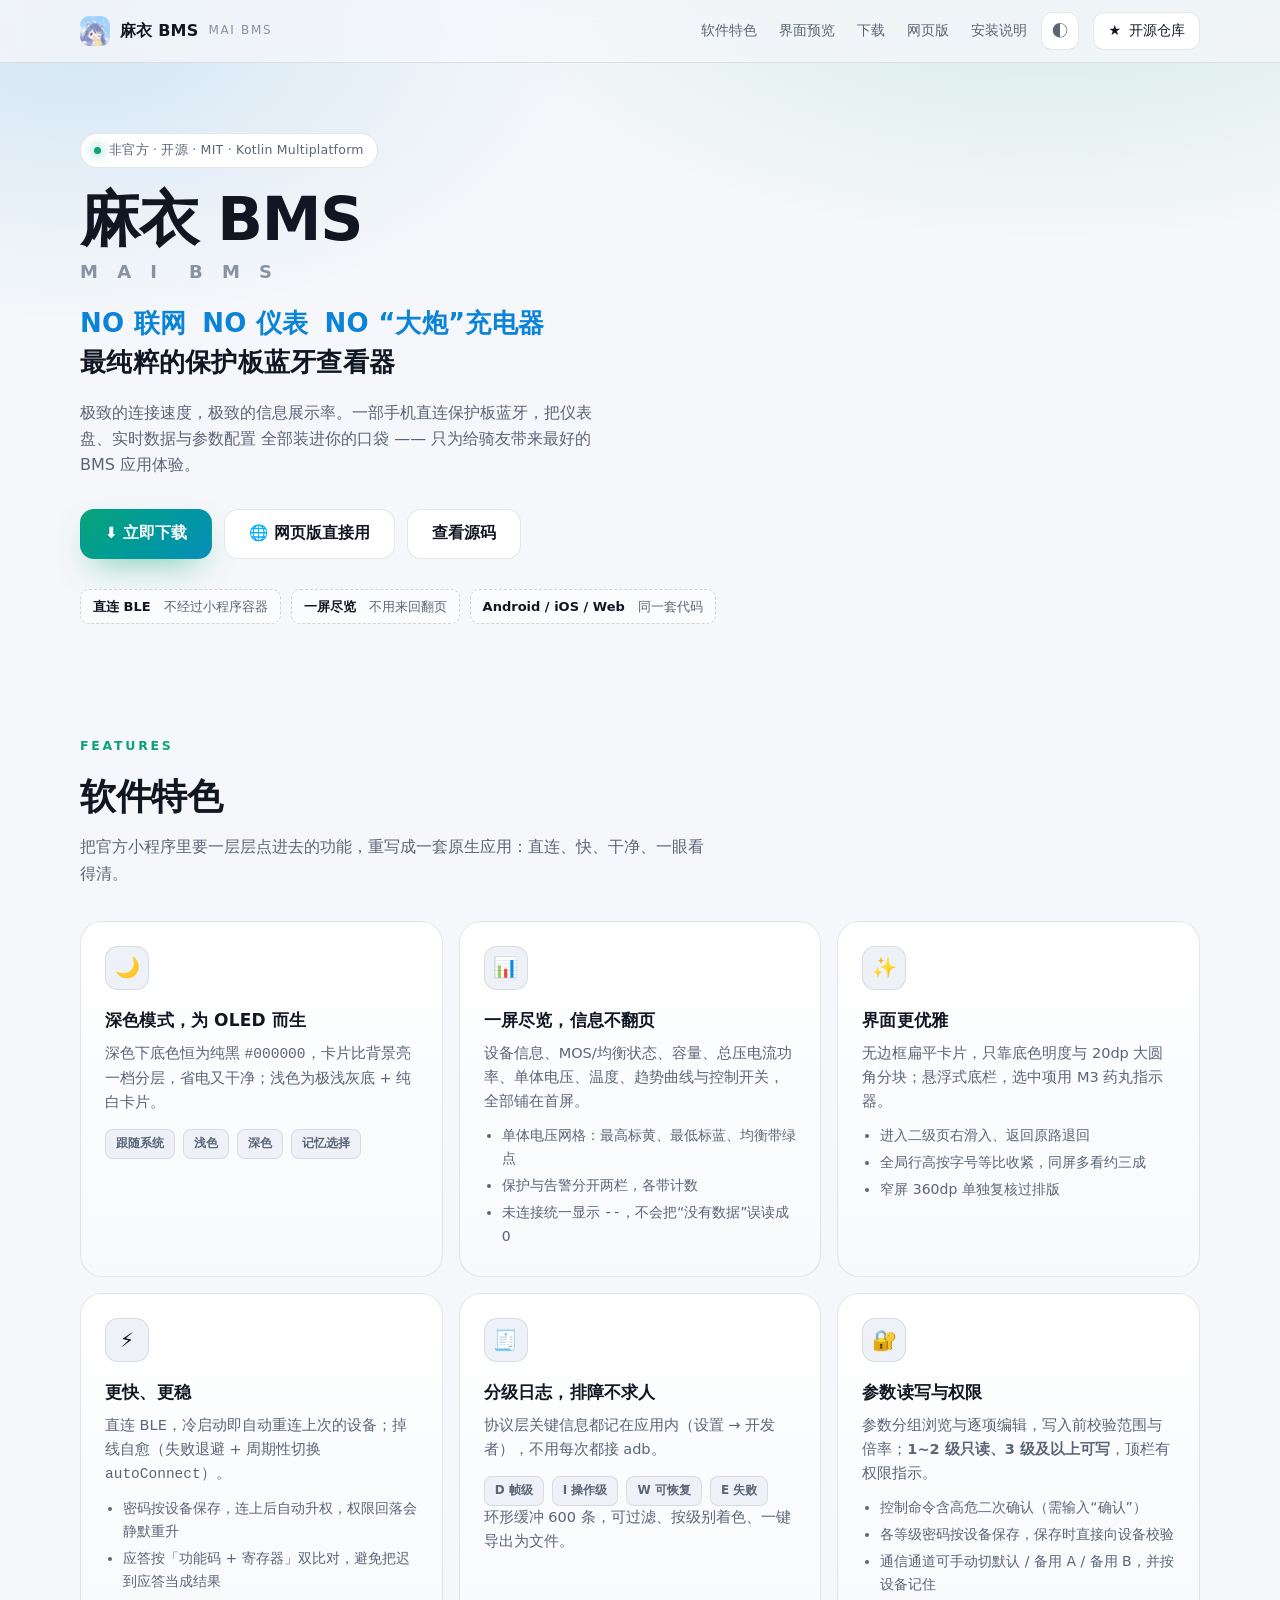
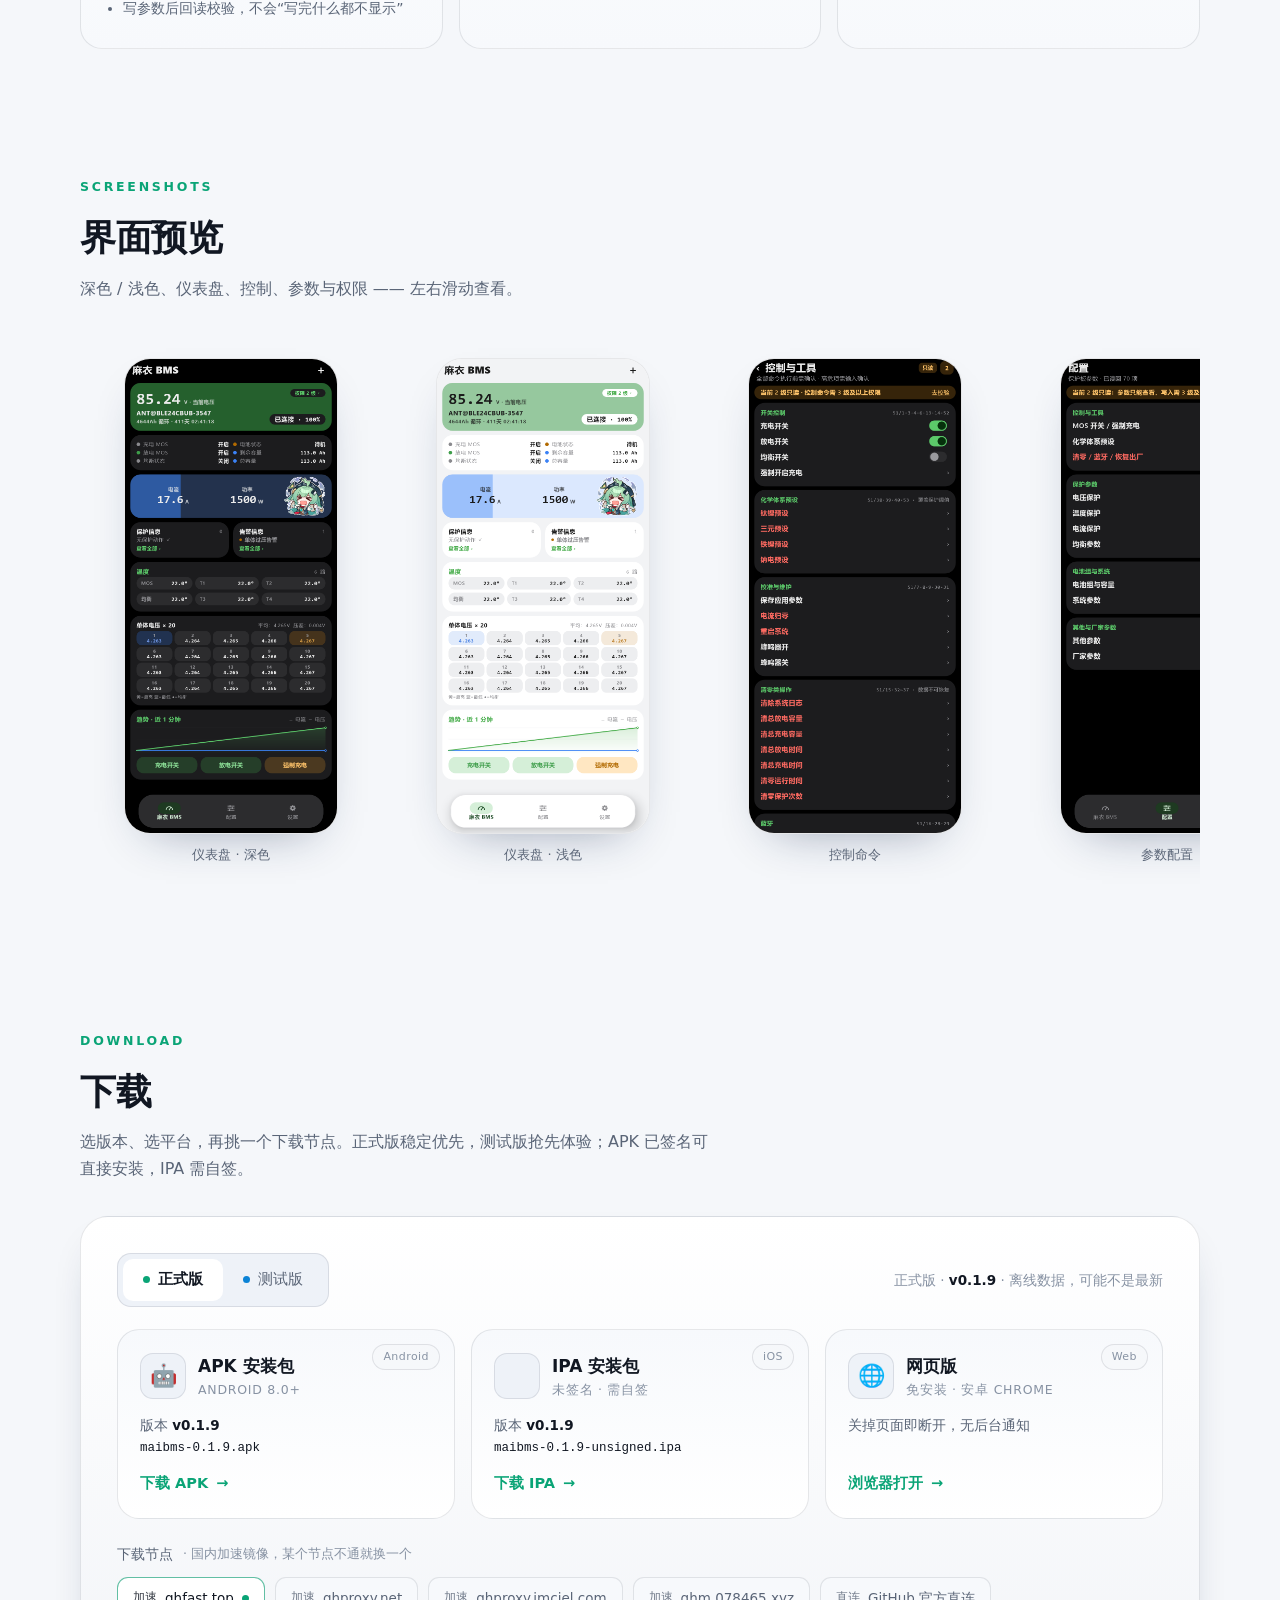
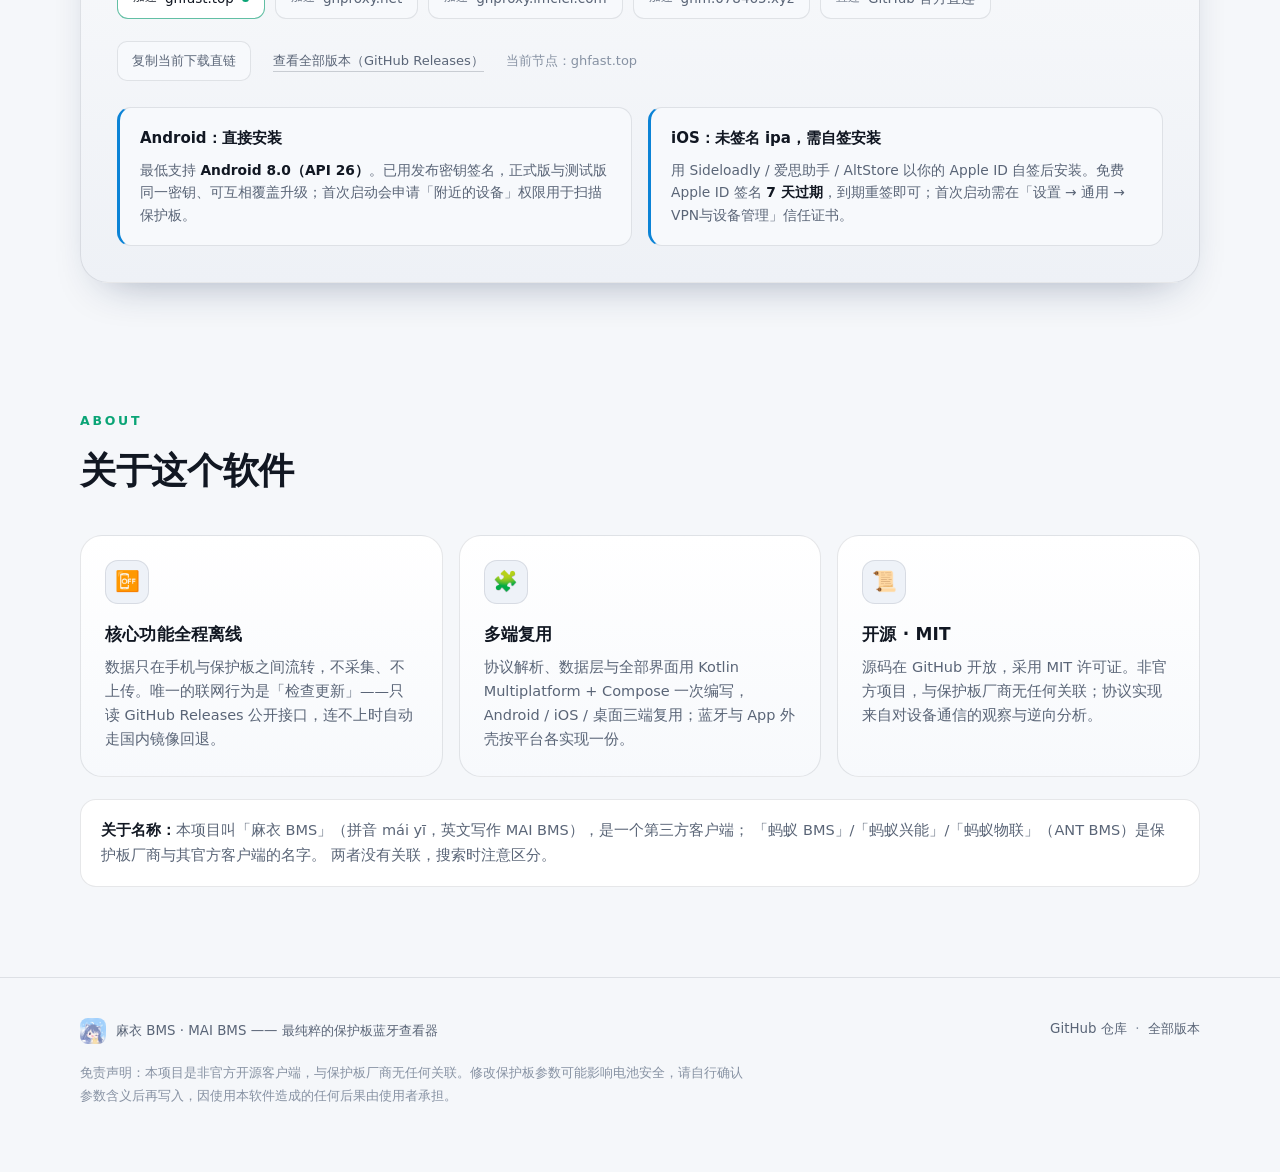
<file: docs/index.html>
<!doctype html>
<html lang="zh-CN" data-theme="dark">
<head>
<meta charset="utf-8">
<meta name="viewport" content="width=device-width, initial-scale=1, viewport-fit=cover">
<title>麻衣 BMS · MAI BMS — 最纯粹的保护板蓝牙查看器</title>
<meta name="description" content="麻衣 BMS（MAI BMS）：蚂蚁 BMS 保护板的非官方蓝牙客户端。不联网、不加仪表、不要大炮充电器，一部手机直连保护板，极致的连接速度与信息展示率。支持 Android(APK) 与 iOS(IPA)。">
<meta name="theme-color" content="#0a0c10">
<meta name="msvalidate.01" content="CDC0C508B58C2086F3E8A27F4C1C1D50" />
<link rel="canonical" href="https://lswlc33.github.io/maibms/">
<meta property="og:title" content="麻衣 BMS · MAI BMS">
<meta property="og:description" content="最纯粹的保护板蓝牙查看器。极致的连接速度，极致的信息展示率。">
<meta property="og:type" content="website">
<meta property="og:url" content="https://lswlc33.github.io/maibms/">
<meta property="og:image" content="https://lswlc33.github.io/maibms/images/app-icon-512.png">
<meta property="og:site_name" content="麻衣 BMS">
<meta property="og:locale" content="zh_CN">
<meta name="twitter:card" content="summary_large_image">
<meta name="twitter:title" content="麻衣 BMS · MAI BMS">
<meta name="twitter:description" content="最纯粹的保护板蓝牙查看器。极致的连接速度，极致的信息展示率。">
<meta name="twitter:image" content="https://lswlc33.github.io/maibms/images/app-icon-512.png">
<link rel="icon" href="images/app-icon-512.png">
<script type="application/ld+json">
{
  "@context": "https://schema.org",
  "@type": "SoftwareApplication",
  "name": "麻衣 BMS",
  "alternateName": ["MAI BMS", "麻衣BMS", "maibms"],
  "url": "https://lswlc33.github.io/maibms/",
  "image": "https://lswlc33.github.io/maibms/images/app-icon-512.png",
  "description": "麻衣 BMS（MAI BMS）：蚂蚁 BMS（ANT BMS）保护板的非官方 Android / iOS 蓝牙客户端。直连 BLE，不联网、不加仪表，把仪表盘、实时数据与参数配置装进手机。",
  "applicationCategory": "UtilitiesApplication",
  "applicationSubCategory": "Battery Management System",
  "operatingSystem": "Android 8.0+, iOS",
  "softwareVersion": "0.1.9",
  "license": "https://github.com/lswlc33/maibms/blob/main/LICENSE",
  "isAccessibleForFree": true,
  "inLanguage": "zh-CN",
  "downloadUrl": "https://github.com/lswlc33/maibms/releases/latest",
  "codeRepository": "https://github.com/lswlc33/maibms",
  "offers": {
    "@type": "Offer",
    "price": "0",
    "priceCurrency": "CNY"
  },
  "author": {
    "@type": "Person",
    "name": "lswlc33",
    "url": "https://github.com/lswlc33"
  }
}
</script>
<style>
  :root{
    --bg:#0a0c10; --bg-soft:#0e1116;
    --panel:#12151c; --panel-2:#171b24; --panel-3:#1d222d;
    --line:rgba(255,255,255,.09); --line-strong:rgba(255,255,255,.16);
    --text:#e8ebf1; --muted:#9aa4b4; --faint:#6b7484;
    --accent:#3fe0a5; --accent-2:#4cc2ff;
    --shadow:0 24px 60px -24px rgba(0,0,0,.85);
    --radius:22px;
  }
  html[data-theme="light"]{
    --bg:#f5f7fa; --bg-soft:#eef1f6;
    --panel:#ffffff; --panel-2:#f7f9fc; --panel-3:#eef2f8;
    --line:rgba(10,20,40,.10); --line-strong:rgba(10,20,40,.18);
    --text:#111722; --muted:#5a6577; --faint:#8792a3;
    --accent:#0aa476; --accent-2:#0b83d6;
    --shadow:0 20px 46px -26px rgba(20,40,80,.45);
  }
  *{box-sizing:border-box}
  html{scroll-behavior:smooth}
  body{
    margin:0; background:var(--bg); color:var(--text);
    font-family:"PingFang SC","HarmonyOS Sans SC","Microsoft YaHei",system-ui,-apple-system,"Segoe UI",Roboto,sans-serif;
    line-height:1.65; -webkit-font-smoothing:antialiased;
    background-image:radial-gradient(1000px 520px at 82% -8%, color-mix(in srgb, var(--accent) 16%, transparent), transparent 60%),
                     radial-gradient(820px 460px at 6% 4%, color-mix(in srgb, var(--accent-2) 14%, transparent), transparent 62%);
    background-attachment:fixed;
  }
  a{color:inherit}
  img{max-width:100%; display:block}
  code{font-family:ui-monospace,SFMono-Regular,Menlo,Consolas,monospace}
  .wrap{width:min(1160px,100%); margin:0 auto; padding:0 20px}

  /* ---------- header ---------- */
  header{
    position:sticky; top:0; z-index:50;
    backdrop-filter:blur(14px);
    background:color-mix(in srgb, var(--bg) 78%, transparent);
    border-bottom:1px solid var(--line);
  }
  .nav{display:flex; align-items:center; gap:14px; height:62px}
  .brand{display:flex; align-items:center; gap:10px; font-weight:700; letter-spacing:.2px; text-decoration:none}
  .brand img{width:30px; height:30px; border-radius:9px}
  .brand b{font-size:16px}
  .brand b{white-space:nowrap}
  .brand span{color:var(--faint); font-weight:500; font-size:12px; letter-spacing:.14em}
  .nav .links{display:flex; gap:22px; margin-left:auto}
  .nav .links a{color:var(--muted); text-decoration:none; font-size:14px; transition:color .18s}
  .nav .links a:hover{color:var(--text)}
  .icon-btn{
    width:38px; height:38px; display:grid; place-items:center; border-radius:11px;
    border:1px solid var(--line); background:var(--panel); color:var(--muted);
    cursor:pointer; font-size:16px; transition:.18s; flex:none;
  }
  .icon-btn:hover{color:var(--text); border-color:var(--line-strong)}
  .gh-btn{
    display:inline-flex; align-items:center; gap:8px; height:38px; padding:0 14px;
    border-radius:11px; border:1px solid var(--line); background:var(--panel);
    color:var(--text); text-decoration:none; font-size:14px; transition:.18s;
  }
  .gh-btn:hover{border-color:var(--line-strong); transform:translateY(-1px)}

  /* ---------- hero ---------- */
  .hero{padding:70px 0 48px}
  .hero-grid{display:block}
  .pill{
    display:inline-flex; align-items:center; gap:8px; padding:6px 13px; border-radius:999px;
    border:1px solid var(--line); background:var(--panel); color:var(--muted);
    font-size:12.5px; letter-spacing:.02em;
  }
  .pill i{width:7px; height:7px; border-radius:50%; background:var(--accent); box-shadow:0 0 12px var(--accent)}
  h1{font-size:clamp(38px,6vw,60px); line-height:1.05; margin:20px 0 6px; letter-spacing:-.02em}
  h1 .en{display:block; font-size:clamp(14px,2.2vw,18px); letter-spacing:.36em; color:var(--faint); font-weight:600; margin-top:12px}
  .slogan{margin:22px 0 0; font-size:clamp(19px,2.7vw,26px); font-weight:700; line-height:1.5; letter-spacing:.01em}
  .slogan .no{color:var(--accent-2); display:inline-block; white-space:nowrap; margin-right:16px}
  .lead{color:var(--muted); font-size:16px; margin:18px 0 0; max-width:52ch}
  .name-note{
    margin:22px 0 0; padding:18px 20px; border-radius:16px;
    background:var(--panel); border:1px solid var(--line);
    color:var(--muted); font-size:14.5px; line-height:1.75;
  }
  .name-note b{color:var(--text); font-weight:600}
  .cta{display:flex; flex-wrap:wrap; gap:12px; margin-top:30px}
  .btn{
    display:inline-flex; align-items:center; gap:9px; height:50px; padding:0 24px;
    border-radius:14px; text-decoration:none; font-weight:600; font-size:15.5px;
    border:1px solid transparent; transition:.18s; cursor:pointer;
  }
  .btn-primary{
    background:linear-gradient(135deg,var(--accent),color-mix(in srgb,var(--accent-2) 70%,var(--accent)));
    color:#04170f; box-shadow:0 14px 34px -14px color-mix(in srgb,var(--accent) 70%,transparent);
  }
  html[data-theme="light"] .btn-primary{color:#fff}
  .btn-primary:hover{transform:translateY(-2px)}
  .btn-ghost{background:var(--panel); border-color:var(--line); color:var(--text)}
  .btn-ghost:hover{border-color:var(--line-strong); transform:translateY(-2px)}
  .tri{display:flex; flex-wrap:wrap; gap:10px; margin-top:30px}
  .tri span{
    font-size:13px; color:var(--muted); padding:6px 12px; border-radius:9px;
    border:1px dashed var(--line-strong); background:color-mix(in srgb,var(--panel) 60%,transparent);
  }
  .tri span b{color:var(--text)}

  /* ---------- sections ---------- */
  section{padding:64px 0; scroll-margin-top:70px}
  .sec-head{margin-bottom:34px}
  .sec-head .kicker{color:var(--accent); font-size:12.5px; letter-spacing:.22em; font-weight:700}
  .sec-head h2{font-size:clamp(26px,3.6vw,36px); margin:10px 0 8px; letter-spacing:-.01em}
  .sec-head p{color:var(--muted); margin:0; max-width:62ch}

  .cards{display:grid; grid-template-columns:repeat(3,1fr); gap:16px}
  .card{
    background:linear-gradient(180deg,var(--panel),var(--panel-2));
    border:1px solid var(--line); border-radius:var(--radius); padding:24px;
    transition:.2s;
  }
  .card:hover{border-color:var(--line-strong); transform:translateY(-3px)}
  .card .ico{
    width:44px; height:44px; border-radius:13px; display:grid; place-items:center;
    font-size:20px; background:var(--panel-3); border:1px solid var(--line); margin-bottom:16px;
  }
  .card h3{margin:0 0 8px; font-size:17px; letter-spacing:.01em}
  .card p{margin:0; color:var(--muted); font-size:14.5px}
  .card p + p{margin-top:10px}
  .card ul{margin:10px 0 0; padding-left:18px; color:var(--muted); font-size:14px}
  .card li{margin:4px 0}
  .badges{display:flex; flex-wrap:wrap; gap:8px; margin-top:14px}
  .badges b{
    font-size:12px; font-weight:600; color:var(--muted); padding:4px 10px; border-radius:8px;
    background:var(--panel-3); border:1px solid var(--line);
  }

  /* screenshots */
  .shots{display:flex; gap:18px; overflow-x:auto; padding:6px 4px 22px; scroll-snap-type:x mandatory}
  .shots::-webkit-scrollbar{height:8px}
  .shots::-webkit-scrollbar-thumb{background:var(--line-strong); border-radius:99px}
  .shot{scroll-snap-align:center; flex:none; width:214px}
  .shot .frame{
    width:100%; aspect-ratio:822/1828; border-radius:26px; overflow:hidden;
    border:1px solid var(--line); background:var(--panel); box-shadow:var(--shadow);
  }
  .shot .frame img{width:100%; height:100%; object-fit:cover}
  .shot figcaption{text-align:center; color:var(--muted); font-size:13px; margin-top:10px}

  /* ---------- download ---------- */
  .dl-shell{
    border:1px solid var(--line); border-radius:calc(var(--radius) + 6px);
    background:linear-gradient(180deg,var(--panel),var(--bg-soft));
    padding:clamp(20px,3.4vw,36px); box-shadow:var(--shadow);
  }
  .dl-top{display:flex; flex-wrap:wrap; gap:16px; align-items:center; justify-content:space-between}
  .seg{display:inline-flex; padding:5px; border-radius:14px; background:var(--panel-3); border:1px solid var(--line)}
  .seg button{
    border:0; background:transparent; color:var(--muted); cursor:pointer; font:inherit; font-size:14.5px;
    padding:9px 20px; border-radius:10px; transition:.18s; white-space:nowrap;
  }
  .seg button.on{background:var(--panel); color:var(--text); box-shadow:var(--shadow); font-weight:600}
  .seg button .dot{display:inline-block; width:7px; height:7px; border-radius:50%; margin-right:8px; vertical-align:1px}
  .seg button[data-ver="stable"] .dot{background:var(--accent)}
  .seg button[data-ver="beta"] .dot{background:var(--accent-2)}
  .dl-ver{color:var(--faint); font-size:13.5px}
  .dl-ver b{color:var(--text)}

  /* auto-fit：两张卡时是两列，加了网页版后自动排成三列，窄屏再退成单列 */
  .dl-grid{display:grid; grid-template-columns:repeat(auto-fit,minmax(240px,1fr)); gap:16px; margin-top:22px}
  .dl-card{
    display:flex; flex-direction:column; gap:14px; text-decoration:none; color:inherit;
    border:1px solid var(--line); border-radius:var(--radius); padding:22px;
    background:linear-gradient(180deg,var(--panel-2),var(--panel)); transition:.2s; position:relative; overflow:hidden;
  }
  .dl-card:hover{border-color:color-mix(in srgb,var(--accent) 55%,var(--line)); transform:translateY(-3px)}
  .dl-card .os{display:flex; align-items:center; gap:12px}
  .dl-card .os .glyph{
    width:46px; height:46px; flex:none; border-radius:13px; display:grid; place-items:center;
    font-size:22px; background:var(--panel-3); border:1px solid var(--line);
  }
  .dl-card .os h3{margin:0; font-size:17px}
  .dl-card .os small{display:block; color:var(--faint); font-size:12.5px; letter-spacing:.06em}
  .dl-card .meta{color:var(--muted); font-size:13.5px; min-height:20px; line-height:1.55}
  .dl-card .meta b{color:var(--text)}
  .dl-card .meta code{color:var(--text); font-size:12.5px; word-break:break-all}
  .dl-card .go{
    margin-top:auto; display:inline-flex; align-items:center; gap:8px; font-weight:600; font-size:14.5px;
    color:var(--accent);
  }
  .dl-card .go .arrow{transition:transform .2s}
  .dl-card:hover .go .arrow{transform:translateX(4px)}
  .dl-card[data-state="warn"] .go{color:var(--accent-2)}
  /* 切换节点 / 版本后闪一下，提示内容已更新 */
  .dl-card::after{
    content:""; position:absolute; inset:0; border-radius:inherit; pointer-events:none;
    background:color-mix(in srgb,var(--accent) 20%,transparent); opacity:0;
  }
  .dl-card.flash{animation:dlRing .8s ease-out}
  .dl-card.flash::after{animation:dlTint .8s ease-out}
  @keyframes dlRing{
    0%{box-shadow:0 0 0 0 color-mix(in srgb,var(--accent) 55%,transparent)}
    100%{box-shadow:0 0 0 14px color-mix(in srgb,var(--accent) 0%,transparent)}
  }
  @keyframes dlTint{0%{opacity:0} 16%{opacity:1} 100%{opacity:0}}
  #footHint.flash{color:var(--accent); animation:hintFlash .9s ease-out}
  @keyframes hintFlash{0%{opacity:.3} 25%{opacity:1} 100%{opacity:1}}
  .ribbon{
    position:absolute; top:14px; right:14px; font-size:11px; letter-spacing:.04em; color:var(--faint);
    border:1px solid var(--line); border-radius:999px; padding:3px 10px; background:color-mix(in srgb,var(--bg) 70%,transparent);
  }

  .nodes{margin-top:24px}
  .nodes .label{display:flex; align-items:center; gap:10px; color:var(--muted); font-size:13.5px; margin-bottom:12px}
  .nodes .label em{font-style:normal; color:var(--faint); font-size:12.5px}
  .chips{display:flex; flex-wrap:wrap; gap:10px}
  .chip{
    border:1px solid var(--line); background:var(--panel-2); color:var(--muted); cursor:pointer;
    font:inherit; font-size:13.5px; padding:9px 15px; border-radius:11px; transition:.18s;
    display:inline-flex; align-items:center; gap:8px;
  }
  .chip:hover{border-color:var(--line-strong); color:var(--text)}
  .chip.on{border-color:color-mix(in srgb,var(--accent) 60%,var(--line)); color:var(--text); background:var(--panel)}
  .chip .flag{font-size:12px; opacity:.85}
  .chip.on::after{content:""; width:7px; height:7px; border-radius:50%; background:var(--accent)}

  .dl-foot{display:flex; flex-wrap:wrap; gap:12px 22px; align-items:center; margin-top:22px; color:var(--faint); font-size:13px}
  .dl-foot a{color:var(--muted); text-decoration:none; border-bottom:1px solid var(--line-strong)}
  .dl-foot a:hover{color:var(--text)}
  .copy-btn{
    border:1px solid var(--line); background:var(--panel-2); color:var(--muted); cursor:pointer;
    font:inherit; font-size:13px; padding:8px 14px; border-radius:10px; transition:.18s;
  }
  .copy-btn:hover{color:var(--text); border-color:var(--line-strong)}

  .notes{display:grid; grid-template-columns:repeat(2,1fr); gap:16px; margin-top:26px}
  .note{
    border:1px solid var(--line); border-left:3px solid var(--accent-2); border-radius:14px;
    background:var(--panel-2); padding:18px 20px;
  }
  .note h4{margin:0 0 8px; font-size:15px}
  .note p{margin:0; color:var(--muted); font-size:13.8px}
  .note b{color:var(--text)}

  /* ---------- footer ---------- */
  footer{border-top:1px solid var(--line); padding:40px 0 54px; margin-top:26px; color:var(--faint); font-size:13.4px}
  .foot-grid{display:flex; flex-wrap:wrap; gap:18px; justify-content:space-between; align-items:flex-start}
  .foot-brand{display:flex; align-items:center; gap:10px; color:var(--muted)}
  .foot-brand img{width:26px; height:26px; border-radius:8px}
  footer a{color:var(--muted); text-decoration:none}
  footer a:hover{color:var(--text)}
  .disclaimer{margin-top:18px; max-width:78ch; line-height:1.7}

  @media (max-width:900px){
    .cards{grid-template-columns:1fr 1fr}
    .nav .links{display:none}
  }
  @media (max-width:640px){
    section{padding:46px 0}
    .hero{padding:44px 0 24px}
    .nav{gap:8px}
    .brand span{display:none}
    .brand b{font-size:15px}
    .gh-btn{padding:0 11px; gap:6px}
    .gh-btn .gh-text{display:none}
    .cards{grid-template-columns:1fr}
    .dl-grid{grid-template-columns:1fr}
    .notes{grid-template-columns:1fr}
    .btn{flex:1 1 100%; justify-content:center}
    .shot{width:170px}
  }
  @media (prefers-reduced-motion:reduce){*{transition:none!important; scroll-behavior:auto}}
</style>
</head>
<body>

<header>
  <div class="wrap nav">
    <a class="brand" href="#top">
      <img src="images/app-icon-512.png" alt="麻衣 BMS 图标">
      <b>麻衣 BMS</b><span>MAI&nbsp;BMS</span>
    </a>
    <nav class="links">
      <a href="#features">软件特色</a>
      <a href="#shots">界面预览</a>
      <a href="#download">下载</a>
      <a href="web/">网页版</a>
      <a href="#notes">安装说明</a>
    </nav>
    <button class="icon-btn" id="themeBtn" title="切换深色 / 浅色" aria-label="切换主题">◐</button>
    <a class="gh-btn" href="https://github.com/lswlc33/maibms" target="_blank" rel="noopener"><span>★</span><span class="gh-text">开源仓库</span></a>
  </div>
</header>

<main id="top">

  <!-- ================= HERO ================= -->
  <section class="hero">
    <div class="wrap hero-grid">
      <div>
        <span class="pill"><i></i> 非官方 · 开源 · MIT · Kotlin Multiplatform</span>
        <h1>麻衣 BMS<span class="en">M A I&nbsp;&nbsp;B M S</span></h1>
        <p class="slogan">
          <span class="no">NO 联网</span><span class="no">NO 仪表</span><span class="no">NO “大炮”充电器</span><br>
          最纯粹的保护板蓝牙查看器
        </p>
        <p class="lead">
          极致的连接速度，极致的信息展示率。一部手机直连保护板蓝牙，把仪表盘、实时数据与参数配置
          全部装进你的口袋 —— 只为给骑友带来最好的 BMS 应用体验。
        </p>
        <div class="cta">
          <a class="btn btn-primary" href="#download">⬇ 立即下载</a>
          <a class="btn btn-ghost" href="web/">🌐 网页版直接用</a>
          <a class="btn btn-ghost" href="https://github.com/lswlc33/maibms" target="_blank" rel="noopener">查看源码</a>
        </div>
        <div class="tri">
          <span><b>直连 BLE</b>　不经过小程序容器</span>
          <span><b>一屏尽览</b>　不用来回翻页</span>
          <span><b>Android / iOS / Web</b>　同一套代码</span>
        </div>
      </div>
    </div>
  </section>

  <!-- ================= FEATURES ================= -->
  <section id="features">
    <div class="wrap">
      <div class="sec-head">
        <div class="kicker">FEATURES</div>
        <h2>软件特色</h2>
        <p>把官方小程序里要一层层点进去的功能，重写成一套原生应用：直连、快、干净、一眼看得清。</p>
      </div>
      <div class="cards">

        <div class="card">
          <div class="ico">🌙</div>
          <h3>深色模式，为 OLED 而生</h3>
          <p>深色下底色恒为纯黑 <code>#000000</code>，卡片比背景亮一档分层，省电又干净；浅色为极浅灰底 + 纯白卡片。</p>
          <div class="badges"><b>跟随系统</b><b>浅色</b><b>深色</b><b>记忆选择</b></div>
        </div>

        <div class="card">
          <div class="ico">📊</div>
          <h3>一屏尽览，信息不翻页</h3>
          <p>设备信息、MOS/均衡状态、容量、总压电流功率、单体电压、温度、趋势曲线与控制开关，全部铺在首屏。</p>
          <ul>
            <li>单体电压网格：最高标黄、最低标蓝、均衡带绿点</li>
            <li>保护与告警分开两栏，各带计数</li>
            <li>未连接统一显示 <code>--</code>，不会把“没有数据”误读成 0</li>
          </ul>
        </div>

        <div class="card">
          <div class="ico">✨</div>
          <h3>界面更优雅</h3>
          <p>无边框扁平卡片，只靠底色明度与 20dp 大圆角分块；悬浮式底栏，选中项用 M3 药丸指示器。</p>
          <ul>
            <li>进入二级页右滑入、返回原路退回</li>
            <li>全局行高按字号等比收紧，同屏多看约三成</li>
            <li>窄屏 360dp 单独复核过排版</li>
          </ul>
        </div>

        <div class="card">
          <div class="ico">⚡</div>
          <h3>更快、更稳</h3>
          <p>直连 BLE，冷启动即自动重连上次的设备；掉线自愈（失败退避 + 周期性切换 <code>autoConnect</code>）。</p>
          <ul>
            <li>密码按设备保存，连上后自动升权，权限回落会静默重升</li>
            <li>应答按「功能码 + 寄存器」双比对，避免把迟到应答当成结果</li>
            <li>写参数后回读校验，不会“写完什么都不显示”</li>
          </ul>
        </div>

        <div class="card">
          <div class="ico">🧾</div>
          <h3>分级日志，排障不求人</h3>
          <p>协议层关键信息都记在应用内（设置 → 开发者），不用每次都接 adb。</p>
          <div class="badges"><b>D 帧级</b><b>I 操作级</b><b>W 可恢复</b><b>E 失败</b></div>
          <p>环形缓冲 600 条，可过滤、按级别着色、一键导出为文件。</p>
        </div>

        <div class="card">
          <div class="ico">🔐</div>
          <h3>参数读写与权限</h3>
          <p>参数分组浏览与逐项编辑，写入前校验范围与倍率；<b>1~2 级只读、3 级及以上可写</b>，顶栏有权限指示。</p>
          <ul>
            <li>控制命令含高危二次确认（需输入“确认”）</li>
            <li>各等级密码按设备保存，保存时直接向设备校验</li>
            <li>通信通道可手动切默认 / 备用 A / 备用 B，并按设备记住</li>
          </ul>
        </div>

      </div>
    </div>
  </section>

  <!-- ================= SCREENSHOTS ================= -->
  <section id="shots">
    <div class="wrap">
      <div class="sec-head">
        <div class="kicker">SCREENSHOTS</div>
        <h2>界面预览</h2>
        <p>深色 / 浅色、仪表盘、控制、参数与权限 —— 左右滑动查看。</p>
      </div>
      <div class="shots">
        <figure class="shot"><div class="frame"><img src="images/home-dark.png" alt="仪表盘 · 深色" loading="lazy"></div><figcaption>仪表盘 · 深色</figcaption></figure>
        <figure class="shot"><div class="frame"><img src="images/home-light.png" alt="仪表盘 · 浅色" loading="lazy"></div><figcaption>仪表盘 · 浅色</figcaption></figure>
        <figure class="shot"><div class="frame"><img src="images/control.png" alt="控制命令" loading="lazy"></div><figcaption>控制命令</figcaption></figure>
        <figure class="shot"><div class="frame"><img src="images/config.png" alt="参数配置" loading="lazy"></div><figcaption>参数配置</figcaption></figure>
        <figure class="shot"><div class="frame"><img src="images/password.png" alt="权限与密码" loading="lazy"></div><figcaption>权限与密码</figcaption></figure>
        <figure class="shot"><div class="frame"><img src="images/settings.png" alt="设置" loading="lazy"></div><figcaption>设置</figcaption></figure>
      </div>
    </div>
  </section>

  <!-- ================= DOWNLOAD ================= -->
  <section id="download">
    <div class="wrap">
      <div class="sec-head">
        <div class="kicker">DOWNLOAD</div>
        <h2>下载</h2>
        <p>选版本、选平台，再挑一个下载节点。正式版稳定优先，测试版抢先体验；APK 已签名可直接安装，IPA 需自签。</p>
      </div>

      <div class="dl-shell">
        <div class="dl-top">
          <div class="seg" id="verSeg" role="tablist" aria-label="版本">
            <button data-ver="stable" class="on" role="tab" type="button"><span class="dot"></span>正式版</button>
            <button data-ver="beta" role="tab" type="button"><span class="dot"></span>测试版</button>
          </div>
          <div class="dl-ver" id="verInfo">正在读取最新版本…</div>
        </div>

        <div class="dl-grid">
          <a class="dl-card" id="cardApk" href="#">
            <span class="ribbon">Android</span>
            <div class="os">
              <div class="glyph">🤖</div>
              <div><h3>APK 安装包</h3><small>ANDROID 8.0+</small></div>
            </div>
            <div class="meta" id="apkMeta">…</div>
            <span class="go">下载 APK <span class="arrow">→</span></span>
          </a>

          <a class="dl-card" id="cardIpa" href="#">
            <span class="ribbon">iOS</span>
            <div class="os">
              <div class="glyph"></div>
              <div><h3>IPA 安装包</h3><small>未签名 · 需自签</small></div>
            </div>
            <div class="meta" id="ipaMeta">…</div>
            <span class="go">下载 IPA <span class="arrow">→</span></span>
          </a>

          <!-- 网页版：不下载、不安装，安卓 Chrome 直接连保护板（Web Bluetooth）。
               网页版在 web/ 子目录，三套主题（默认 / Material / 终端）共用同一个数据层。 -->
          <a class="dl-card" href="web/">
            <span class="ribbon">Web</span>
            <div class="os">
              <div class="glyph">🌐</div>
              <div><h3>网页版</h3><small>免安装 · 安卓 CHROME</small></div>
            </div>
            <div class="meta">关掉页面即断开，无后台通知</div>
            <span class="go">浏览器打开 <span class="arrow">→</span></span>
          </a>
        </div>

        <div class="nodes">
          <div class="label">下载节点 <em>· 国内加速镜像，某个节点不通就换一个</em></div>
          <div class="chips" id="chips"></div>
        </div>

        <div class="dl-foot">
          <button class="copy-btn" id="copyBtn" type="button">复制当前下载直链</button>
          <a href="https://github.com/lswlc33/maibms/releases" target="_blank" rel="noopener">查看全部版本（GitHub Releases）</a>
          <span id="footHint"></span>
        </div>

        <div class="notes">
          <div class="note" id="noteAndroid">
            <h4>Android：直接安装</h4>
            <p>最低支持 <b>Android 8.0（API 26）</b>。已用发布密钥签名，正式版与测试版同一密钥、可互相覆盖升级；首次启动会申请「附近的设备」权限用于扫描保护板。</p>
          </div>
          <div class="note" id="noteIos">
            <h4>iOS：未签名 ipa，需自签安装</h4>
            <p>用 Sideloadly / 爱思助手 / AltStore 以你的 Apple ID 自签后安装。免费 Apple ID 签名 <b>7 天过期</b>，到期重签即可；首次启动需在「设置 → 通用 → VPN与设备管理」信任证书。</p>
          </div>
        </div>
      </div>
    </div>
  </section>

  <!-- ================= ABOUT ================= -->
  <section id="notes">
    <div class="wrap">
      <div class="sec-head">
        <div class="kicker">ABOUT</div>
        <h2>关于这个软件</h2>
      </div>
      <div class="cards">
        <div class="card">
          <div class="ico">📴</div>
          <h3>核心功能全程离线</h3>
          <p>数据只在手机与保护板之间流转，不采集、不上传。唯一的联网行为是「检查更新」——只读 GitHub Releases 公开接口，连不上时自动走国内镜像回退。</p>
        </div>
        <div class="card">
          <div class="ico">🧩</div>
          <h3>多端复用</h3>
          <p>协议解析、数据层与全部界面用 Kotlin Multiplatform + Compose 一次编写，Android / iOS / 桌面三端复用；蓝牙与 App 外壳按平台各实现一份。</p>
        </div>
        <div class="card">
          <div class="ico">📜</div>
          <h3>开源 · MIT</h3>
          <p>源码在 GitHub 开放，采用 MIT 许可证。非官方项目，与保护板厂商无任何关联；协议实现来自对设备通信的观察与逆向分析。</p>
        </div>
      </div>
      <p class="name-note">
        <b>关于名称：</b>本项目叫「麻衣 BMS」（拼音 mái yī，英文写作 MAI BMS），是一个第三方客户端；
        「蚂蚁 BMS」/「蚂蚁兴能」/「蚂蚁物联」（ANT BMS）是保护板厂商与其官方客户端的名字。
        两者没有关联，搜索时注意区分。
      </p>
    </div>
  </section>

</main>

<footer>
  <div class="wrap">
    <div class="foot-grid">
      <div class="foot-brand">
        <img src="images/app-icon-512.png" alt="麻衣 BMS">
        <span>麻衣 BMS · MAI BMS —— 最纯粹的保护板蓝牙查看器</span>
      </div>
      <div>
        <a href="https://github.com/lswlc33/maibms" target="_blank" rel="noopener">GitHub 仓库</a>
        &nbsp;·&nbsp;
        <a href="https://github.com/lswlc33/maibms/releases" target="_blank" rel="noopener">全部版本</a>
      </div>
    </div>
    <p class="disclaimer">
      免责声明：本项目是非官方开源客户端，与保护板厂商无任何关联。修改保护板参数可能影响电池安全，请自行确认参数含义后再写入，因使用本软件造成的任何后果由使用者承担。
    </p>
  </div>
</footer>

<script>
(function(){
  "use strict";

  var REPO = "lswlc33/maibms";
  var RELEASE_BASE = "https://github.com/" + REPO + "/releases/download/";

  /* 下载节点：前四个为国内加速镜像（实测可正常回源），最后一个是官方直连兜底 */
  var NODES = [
    { id:"ghfast",     name:"ghfast.top",         flag:"加速", prefix:"https://ghfast.top/" },
    { id:"ghproxynet", name:"ghproxy.net",        flag:"加速", prefix:"https://ghproxy.net/" },
    { id:"imciel",     name:"ghproxy.imciel.com", flag:"加速", prefix:"https://ghproxy.imciel.com/" },
    { id:"ghm",        name:"ghm.078465.xyz",     flag:"加速", prefix:"https://ghm.078465.xyz/" },
    { id:"official",   name:"GitHub 官方直连",     flag:"直连", prefix:"" }
  ];

  /* 内联兜底 = 最后一次已知可用的版本快照，只有「接口连不上」时才会被用户看到
     （国内访问 api.github.com 慢或被挡并不少见）。联网后立刻被真实数据覆盖。
     下面四个常量由 release.yml 在发版时自动改写（见「提交版本号」步骤），别手改格式：
     文件名统一按 maibms-<版本>.apk / maibms-<版本>-unsigned.ipa 拼，所以只需要版本号。 */
  var FALLBACK_TAG_STABLE = "10-0.1.9";
  var FALLBACK_VER_STABLE = "0.1.9";
  var FALLBACK_TAG_BETA = "v0.1.9-beta.48";
  var FALLBACK_VER_BETA = "0.1.9-beta.48";

  var FALLBACK = {
    stable: { tag:FALLBACK_TAG_STABLE, ver:FALLBACK_VER_STABLE,
              apk:"maibms-" + FALLBACK_VER_STABLE + ".apk", apkSize:0,
              ipa:"maibms-" + FALLBACK_VER_STABLE + "-unsigned.ipa", ipaSize:0 },
    beta:   { tag:FALLBACK_TAG_BETA, ver:FALLBACK_VER_BETA,
              apk:"maibms-" + FALLBACK_VER_BETA + ".apk", apkSize:0,
              ipa:"maibms-" + FALLBACK_VER_BETA + "-unsigned.ipa", ipaSize:0 }
  };

  /* 正式版不单独发 ipa：先用内联兜底里的测试版 ipa 占位，联网后再被最新值覆盖 */
  var FALLBACK_IPA = FALLBACK.beta.ipa
    ? { tag:FALLBACK.beta.tag, asset:FALLBACK.beta.ipa, size:FALLBACK.beta.ipaSize }
    : null;

  /* 上次成功拉到的数据缓存到本地：回访时先拿它渲染，不用干等接口（实测国内会到 10 秒级） */
  var CACHE_KEY = "mai-releases";
  /* 缓存/重拉的新鲜度阈值：缓存超过 1 小时不再直接当「离线数据」上屏（标注为缓存并立即校验）；
     页面重新可见/获得焦点时距上次成功拉取超过 5 分钟就重查一次——手机上切走再切回来，
     版本号就能自己跟上（用户反馈：上次点开过的页面回来后版本可能停在旧的） */
  var CACHE_STALE_MS = 60 * 60 * 1000;
  var REFOCUS_RECHECK_MS = 5 * 60 * 1000;

  /* src：loading = 正在拉接口 / live = 接口数据 / cache = 本地缓存 / fallback = 内置兜底 */
  var state = { ver:"stable", node:0, releases:JSON.parse(JSON.stringify(FALLBACK)), src:"loading", ipaFallback:FALLBACK_IPA };
  var lastFetchOkAt = 0;   /* 上次成功拉到接口的时间戳（自校验/重试的节拍基准） */
  var retryTimer = null;   /* 失败退避重试的句柄 */
  var retryDelays = [15000, 30000, 60000];   /* 一次会话内最多退避三次，之后交给「重新可见时重查」 */

  function $(s){ return document.querySelector(s); }
  function all(s){ return Array.prototype.slice.call(document.querySelectorAll(s)); }

  function fmtSize(bytes){
    if(!bytes) return "";
    var mb = bytes / 1048576;
    return (mb >= 1 ? mb.toFixed(1) + " MB" : Math.max(1, Math.round(bytes/1024)) + " KB");
  }

  function parseRelease(rel){
    var apk = rel.assets.filter(function(a){ return /\.apk$/i.test(a.name); })[0];
    var ipa = rel.assets.filter(function(a){ return /\.ipa$/i.test(a.name); })[0];
    var ver = apk ? apk.name.replace(/^maibms-/i,"").replace(/\.apk$/i,"") : rel.tag_name.replace(/^v/,"");
    return {
      tag: rel.tag_name, ver: ver,
      apk: apk ? apk.name : null, apkSize: apk ? apk.size : 0,
      ipa: ipa ? ipa.name : null, ipaSize: ipa ? ipa.size : 0
    };
  }

  function urlFor(tag, asset){
    if(!tag || !asset) return null;
    return NODES[state.node].prefix + RELEASE_BASE + encodeURIComponent(tag) + "/" + encodeURIComponent(asset);
  }

  /* 正式版目前不单独发 ipa：取仓库里最新的一个 iOS 包作为兜底 */
  function newestIpa(list){
    for(var i=0;i<list.length;i++){
      var ipa = list[i].assets.filter(function(a){ return /\.ipa$/i.test(a.name); })[0];
      if(ipa) return { tag:list[i].tag_name, asset:ipa.name, size:ipa.size };
    }
    return null;
  }

  function render(){
    var rel = state.releases[state.ver];
    var isBeta = state.ver === "beta";

    var srcNote = "";
    if(state.src === "loading")      srcNote = " <span style='color:var(--faint)'>· 正在获取最新版本…</span>";
    else if(state.src === "cache")   srcNote = " <span style='color:var(--faint)'>· " + (cacheIsStale() ? "缓存数据 · 正在校验…" : "离线数据") + "</span>";
    else if(state.src === "fallback")srcNote = " <span style='color:var(--faint)'>· 离线数据，可能不是最新</span>";

    $("#verInfo").innerHTML = (isBeta ? "测试版" : "正式版") + " · <b>v" + rel.ver + "</b>" + srcNote;

    /* APK */
    var apkUrl = urlFor(rel.tag, rel.apk);
    var apkCard = $("#cardApk");
    if(apkUrl){
      apkCard.href = apkUrl; apkCard.dataset.state = "ok";
      $("#apkMeta").innerHTML = "版本 <b>v" + rel.ver + "</b>" + (rel.apkSize ? " · " + fmtSize(rel.apkSize) : "") +
        "<br><code>" + rel.apk + "</code>";
    }else{
      apkCard.href = "https://github.com/" + REPO + "/releases"; apkCard.target = "_blank";
      apkCard.dataset.state = "warn";
      $("#apkMeta").textContent = "该版本暂无 APK 产物，去 Releases 看看";
    }

    /* IPA */
    var ipaTag   = rel.ipa ? rel.tag : (state.ipaFallback ? state.ipaFallback.tag : null);
    var ipaAsset = rel.ipa ? rel.ipa : (state.ipaFallback ? state.ipaFallback.asset : null);
    var ipaSize  = rel.ipa ? rel.ipaSize : (state.ipaFallback ? state.ipaFallback.size : 0);
    var ipaUrl = urlFor(ipaTag, ipaAsset);
    var ipaCard = $("#cardIpa");
    if(ipaUrl){
      ipaCard.href = ipaUrl; ipaCard.dataset.state = rel.ipa ? "ok" : "warn";
      $("#ipaMeta").innerHTML = (rel.ipa ? "版本 <b>v" + rel.ver + "</b>" : "<b>随测试版同步发布</b>") +
        (ipaSize ? " · " + fmtSize(ipaSize) : "") + "<br><code>" + ipaAsset + "</code>";
    }else{
      ipaCard.href = "https://github.com/" + REPO + "/releases"; ipaCard.target = "_blank";
      ipaCard.dataset.state = "warn";
      $("#ipaMeta").textContent = "暂无 IPA 产物，去 Releases 看看";
    }

    /* 节点与提示 */
    all(".chip").forEach(function(c, i){ c.classList.toggle("on", i === state.node); });
    $("#footHint").textContent = "当前节点：" + NODES[state.node].name;

    // 这段要按当前状态双向设置：正式版自带 ipa 时用常规说明，否则说明「随测试版发布」。
    // 只在「没有 ipa 时替换」会出 bug——加载中先替换成测试版文案，接口回来后就换不回去了
    var noteP = $("#noteIos").querySelector("p");
    if(state.releases.stable.ipa){
      noteP.innerHTML = "用 Sideloadly / 爱思助手 / AltStore 以你的 Apple ID 自签后安装。免费 Apple ID 签名 <b>7 天过期</b>，到期重签即可；首次启动需在「设置 → 通用 → VPN与设备管理」信任证书。";
    }else{
      noteP.innerHTML = "iOS 未签名包当前随<b>测试版</b>同步发布，在正式版下点这个按钮取到的就是最新 iOS 包。用 Sideloadly / 爱思助手 / AltStore 以你的 Apple ID 自签安装，免费账号签名 <b>7 天过期</b>。";
    }
  }

  function buildChips(){
    var box = $("#chips"); box.innerHTML = "";
    NODES.forEach(function(n, i){
      var b = document.createElement("button");
      b.type = "button";
      b.className = "chip" + (i === 0 ? " on" : "");
      b.innerHTML = "<span class='flag'>" + n.flag + "</span>" + n.name;
      b.addEventListener("click", function(){ state.node = i; render(); flashDownload(); });
      box.appendChild(b);
    });
  }

  function bindSeg(){
    all("#verSeg button").forEach(function(btn){
      btn.addEventListener("click", function(){
        state.ver = btn.dataset.ver;
        all("#verSeg button").forEach(function(b){ b.classList.toggle("on", b === btn); });
        render();
        flashDownload();
      });
    });
  }

  /* 切换节点 / 版本后让下载卡片闪一次，否则用户看不出链接已经换了 */
  function flashDownload(){
    var targets = [$("#cardApk"), $("#cardIpa"), $("#footHint")];
    targets.forEach(function(el){
      el.classList.remove("flash");
      void el.offsetWidth;      /* 强制重排，保证连点也能重放动画 */
      el.classList.add("flash");
    });
    window.clearTimeout(flashDownload._t);
    flashDownload._t = window.setTimeout(function(){
      targets.forEach(function(el){ el.classList.remove("flash"); });
    }, 900);
  }

  function bindCopy(){
    $("#copyBtn").addEventListener("click", function(){
      var rel = state.releases[state.ver];
      var url = urlFor(rel.tag, rel.apk) || urlFor(state.releases.stable.tag, state.releases.stable.apk);
      if(!url) return;
      var btn = $("#copyBtn");
      var done = function(){ var t = btn.textContent; btn.textContent = "已复制 ✓"; setTimeout(function(){ btn.textContent = t; }, 1600); };
      if(navigator.clipboard && navigator.clipboard.writeText){
        navigator.clipboard.writeText(url).then(done, function(){ window.prompt("复制下载直链：", url); });
      }else{
        window.prompt("复制下载直链：", url);
      }
    });
  }

  function bindTheme(){
    var saved = null;
    try{ saved = localStorage.getItem("mai-theme"); }catch(e){}
    var initial = saved || ((window.matchMedia && window.matchMedia("(prefers-color-scheme: light)").matches) ? "light" : "dark");
    document.documentElement.setAttribute("data-theme", initial);
    $("#themeBtn").addEventListener("click", function(){
      var now = document.documentElement.getAttribute("data-theme") === "dark" ? "light" : "dark";
      document.documentElement.setAttribute("data-theme", now);
      try{ localStorage.setItem("mai-theme", now); }catch(e){}
    });
  }

  function applyData(data, src){
    if(data.stable) state.releases.stable = data.stable;
    if(data.beta)   state.releases.beta   = data.beta;
    if(data.ipaFallback !== undefined) state.ipaFallback = data.ipaFallback;
    state.src = src;
    render();
  }

  function readCache(){
    try{
      var raw = window.localStorage.getItem(CACHE_KEY);
      if(!raw) return null;
      var d = JSON.parse(raw);
      return (d && d.stable && d.beta) ? d : null;
    }catch(e){ return null; }
  }

  /* 缓存是否已不可信（超过新鲜度阈值）：陈旧缓存只作占位并立即后台校验，不再标成「离线数据」 */
  function cacheIsStale(){
    try{
      var ts = parseInt(window.localStorage.getItem(CACHE_KEY + ":ts"), 10);
      return !ts || (Date.now() - ts) > CACHE_STALE_MS;
    }catch(e){ return true; }
  }

  function writeCache(d){
    try{
      window.localStorage.setItem(CACHE_KEY, JSON.stringify(d));
      window.localStorage.setItem(CACHE_KEY + ":ts", String(Date.now()));
    }catch(e){}
  }

  /* 版本是否比当前页面上显示的更新（自校验用）：正式/测试任一渠道变新就算 */
  function newerThan(received, rendered){
    function key(r){ return (r && r.stable ? r.stable.ver : "") + "/" + (r && r.beta ? r.beta.ver : ""); }
    function split(v){ var m = /^(\d+)\.(\d+)\.(\d+)(?:-(.*))?$/.exec(v || ""); return m ? [+m[1], +m[2], +m[3], m[4] || ""] : null; }
    function isNewer(a, b){
      var pa = split(a), pb = split(b);
      if(!pa || !pb) return a !== b;
      for(var i = 0; i < 3; i++){ if(pa[i] !== pb[i]) return pa[i] > pb[i]; }
      var ra = pa[3], rb = pb[3];
      if(ra === rb) return false;
      if(!ra) return true;      /* 无后缀 = 正式版，比同号 beta 新 */
      if(!rb) return false;
      var na = /^(\d+)\./.exec(ra), nb = /^(\d+)\./.exec(rb);
      return na && nb ? +na[1] > +nb[1] : ra > rb;
    }
    return key(received) !== key(rendered) &&
           (isNewer(received.stable && received.stable.ver, rendered.stable && rendered.stable.ver) ||
            isNewer(received.beta && received.beta.ver, rendered.beta && rendered.beta.ver));
  }

  function loadReleases(){
    if(!window.fetch){ state.src = "fallback"; render(); return; }
    // 国内拉 api.github.com 可能很慢：15 秒还不回来就放弃，留现有数据在页面上，别把界面卡住
    var ctrl = window.AbortController ? new AbortController() : null;
    var timer = ctrl ? window.setTimeout(function(){ ctrl.abort(); }, 15000) : null;
    fetch("https://api.github.com/repos/" + REPO + "/releases?per_page=30",
          { headers:{ "Accept":"application/vnd.github+json" }, signal: ctrl ? ctrl.signal : undefined })
      .then(function(r){ if(!r.ok) throw new Error("HTTP " + r.status); return r.json(); })
      .then(function(list){
        if(!Array.isArray(list) || !list.length) throw new Error("empty");
        var pub = list.filter(function(r){ return !r.draft; });
        var stableRel = pub.filter(function(r){ return !r.prerelease; })[0];
        var betaRel   = pub.filter(function(r){ return r.prerelease; })[0];
        var data = {
          stable: stableRel ? parseRelease(stableRel) : state.releases.stable,
          beta:   betaRel ? parseRelease(betaRel) : state.releases.beta,
          ipaFallback: newestIpa(pub)
        };
        if(timer) window.clearTimeout(timer);
        lastFetchOkAt = Date.now();
        cancelRetry();
        writeCache(data);
        // 自校验：接口拿到的比屏上显示的新（比如回到页面时 HTTP 缓存/旧缓存刚被覆盖），
        // 换上数据并把下载卡片闪一次，让「版本变了」看得见
        var updated = newerThan(data, state.releases);
        applyData(data, "live");
        if(updated) flashDownload();
      })
      .catch(function(){
        if(timer) window.clearTimeout(timer);
        // 拉不到就保留现有数据（本地缓存或内置兜底），只把来源标出来，并退避重试——
        // 一次失败就躺平的话，国内弱网下页面会一直停在旧缓存上（用户反馈的「不及时刷新」）
        state.src = (state.src === "cache") ? "cache" : "fallback";
        render();
        scheduleRetry();
      });
  }

  /* 失败退避重试：15s → 30s → 60s 各试一次；成功或页面关闭为止 */
  function scheduleRetry(){
    if(retryTimer || !retryDelays.length || !window.fetch) return;
    var delay = retryDelays.shift();
    retryTimer = window.setTimeout(function(){
      retryTimer = null;
      loadReleases();
    }, delay);
  }

  function cancelRetry(){
    if(retryTimer){ window.clearTimeout(retryTimer); retryTimer = null; }
    retryDelays = [15000, 30000, 60000];
  }

  /* 页面重新可见/获得焦点时的自检：距上次成功拉取超过阈值就重查一次。
     手机上「切到别的应用再切回来」、桌面上「切走标签页再回来」都会走到这里，
     版本号因此能自己跟上，不用用户手动刷新 */
  function bindRecheck(){
    if(!window.fetch || !document.addEventListener) return;
    function recheck(){
      if(document.hidden) return;
      if(Date.now() - lastFetchOkAt >= REFOCUS_RECHECK_MS) loadReleases();
    }
    document.addEventListener("visibilitychange", recheck);
    window.addEventListener("focus", recheck);
    window.addEventListener("pageshow", recheck);
  }

  buildChips();
  bindSeg();
  bindCopy();
  bindTheme();
  bindRecheck();
  var cached = readCache();
  if(cached) applyData(cached, "cache"); else render();
  loadReleases();
})();
</script>
</body>
</html>
</file>
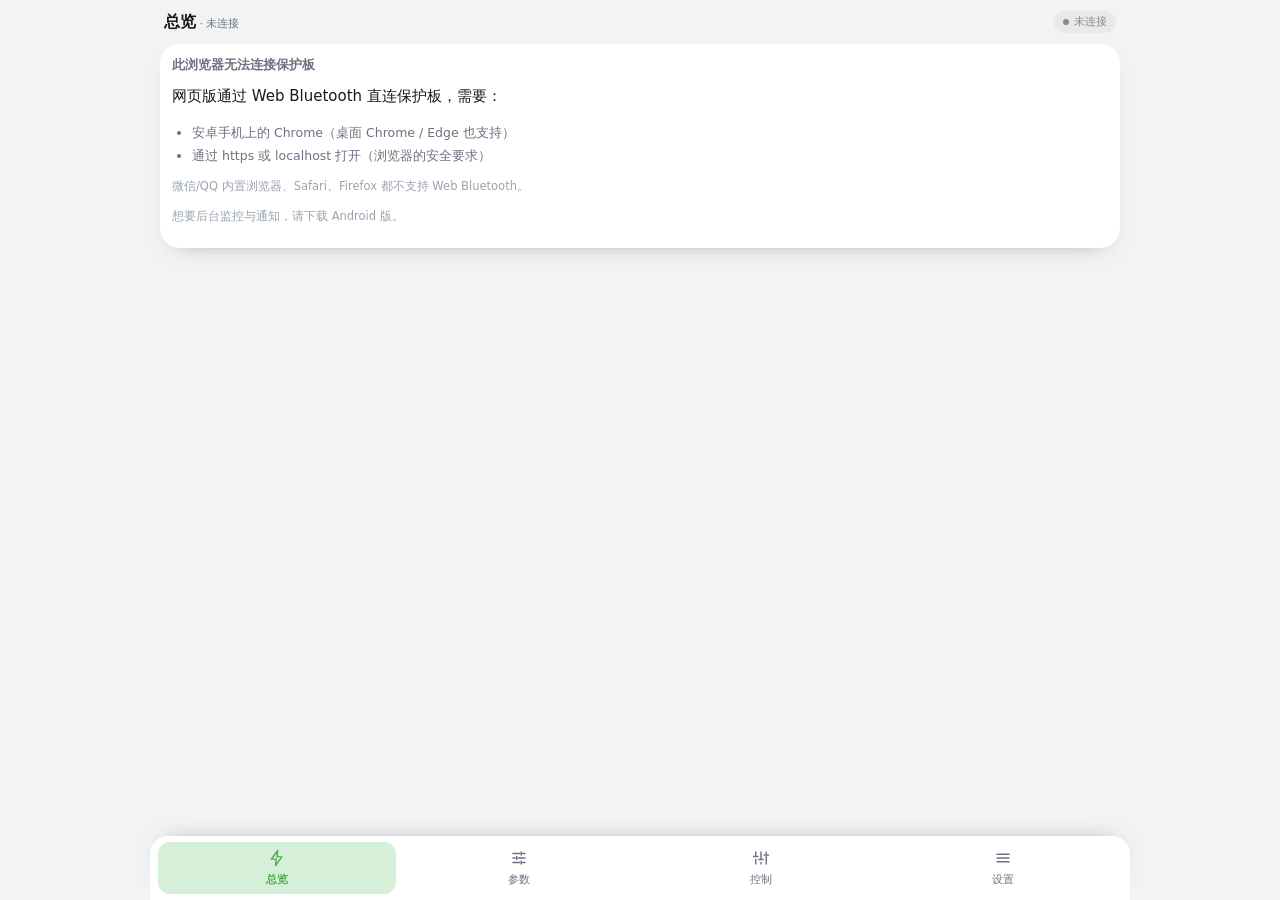
<file: docs/web/index.html>
<!doctype html>
<html lang="zh-CN">
<head>
<meta charset="utf-8">
<meta name="viewport" content="width=device-width, initial-scale=1, viewport-fit=cover">
<meta name="theme-color" content="#0a0c10">
<title>麻衣 BMS · 网页版</title>
<meta name="description" content="麻衣 BMS 网页版：在安卓 Chrome 里直接连接蚂蚁 BMS 保护板查看实时数据，无需安装。">
<link rel="icon" href="../images/app-icon-512.png">
<!--
  主题：默认（无边框扁平卡片）

  这个页面只负责"画"，所有数据与动作都来自 ../maibms-data.js 暴露的 window.Maibms：
    · Maibms.onState(fn)  —— 每次数据变化收到整份状态
    · Maibms.meta()       —— 参数分组/命令表/设备等不常变的表
    · Maibms.connect() 等 —— 动作
  换主题就是换这套 HTML/CSS/JS；协议与 BLE 只有一份。
-->
<link rel="stylesheet" href="theme-default.css?v=dc681128d4">
</head>
<body>
<div id="app">
  <div class="boot">
    <div class="boot-inner">
      <div class="spinner"></div>
      <p>正在加载…</p>
      <noscript>这个页面需要 JavaScript 才能工作。</noscript>
    </div>
  </div>
</div>
<div id="toast" class="toast" role="status" aria-live="polite"></div>

<!-- 数据层：BLE + 协议 + 状态（Kotlin/JS 编译产物） -->
<script src="maibms-host.js?v=dc681128d4"></script>
<script src="../maibms-data.js?v=dc681128d4"></script>
<script>
/* 启动数据层：bundle 以 UMD 输出，main() 不会自动跑，必须显式调用（幂等） */
if (window.MaibmsBoot) window.MaibmsBoot();
</script>
<!-- 主题逻辑 -->
<script src="board-ui.js?v=dc681128d4"></script>
<script src="theme-default.js?v=dc681128d4"></script>
</body>
</html>
</file>
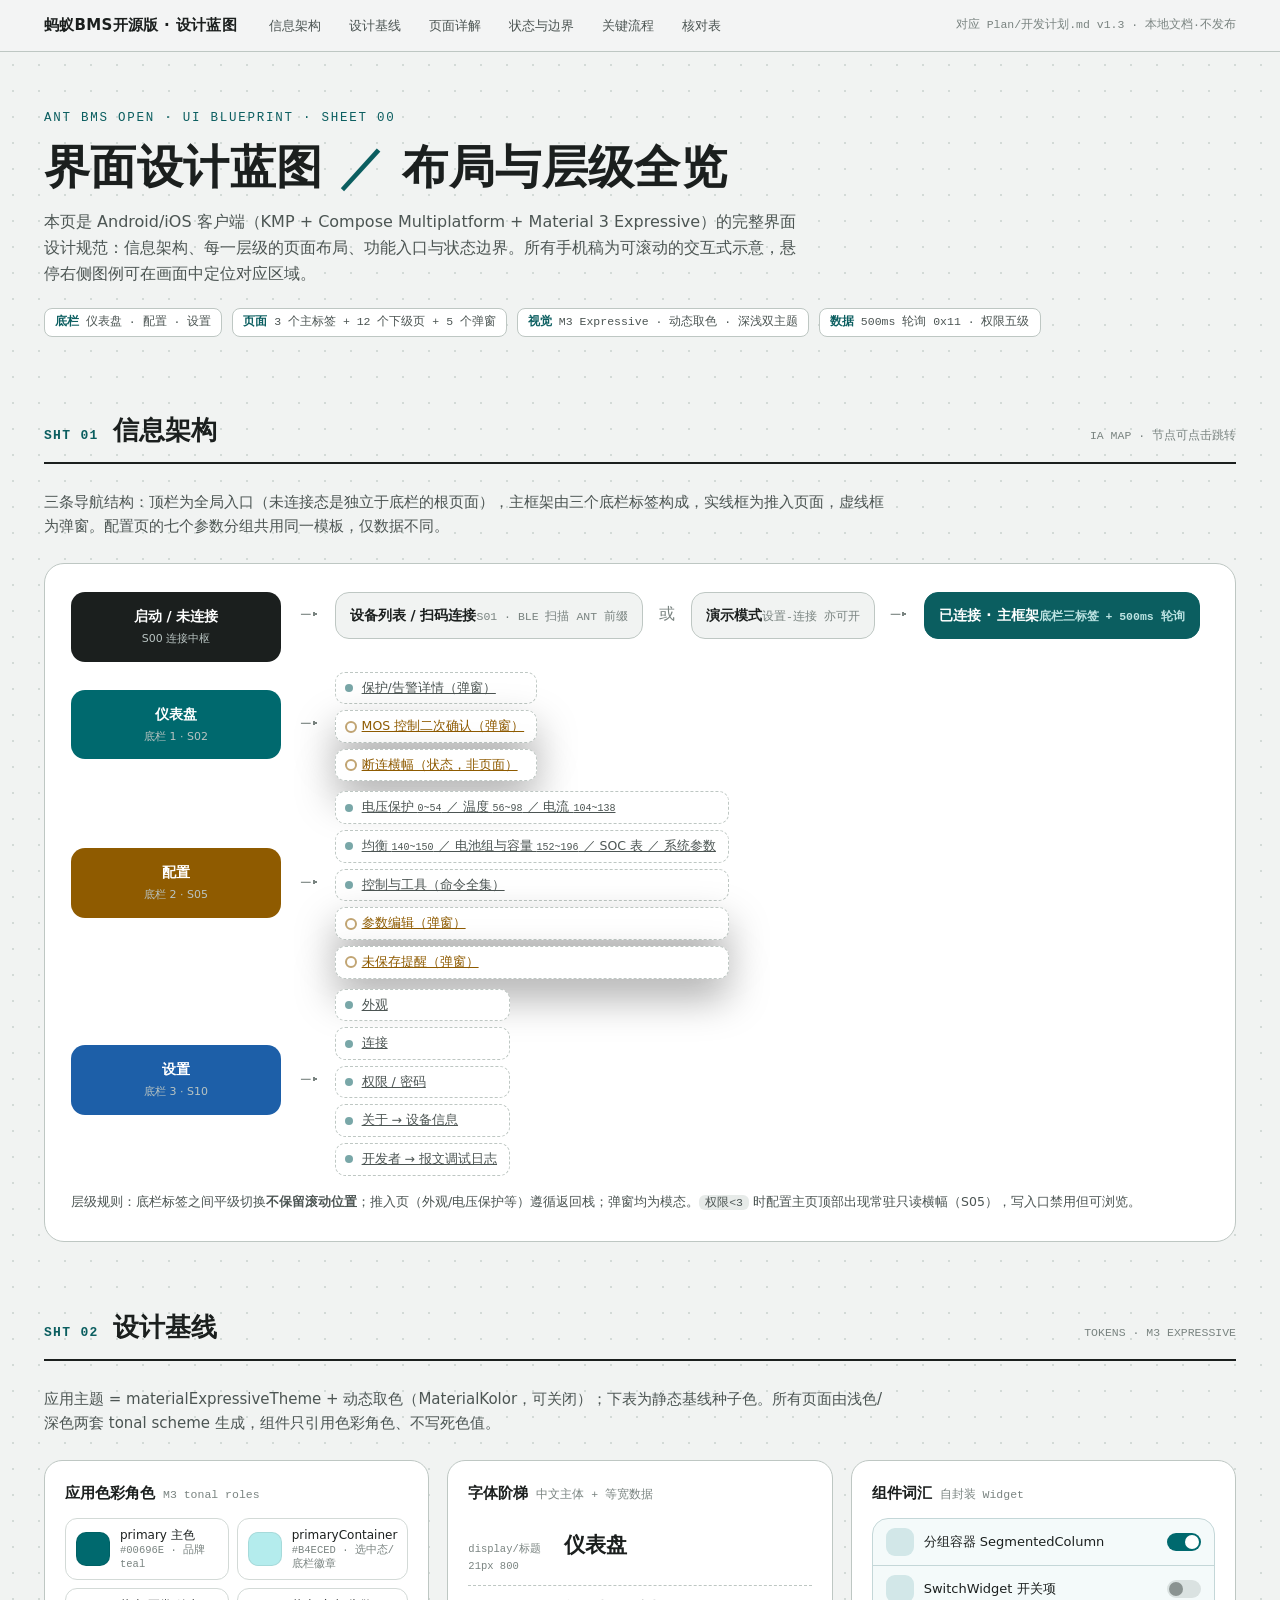
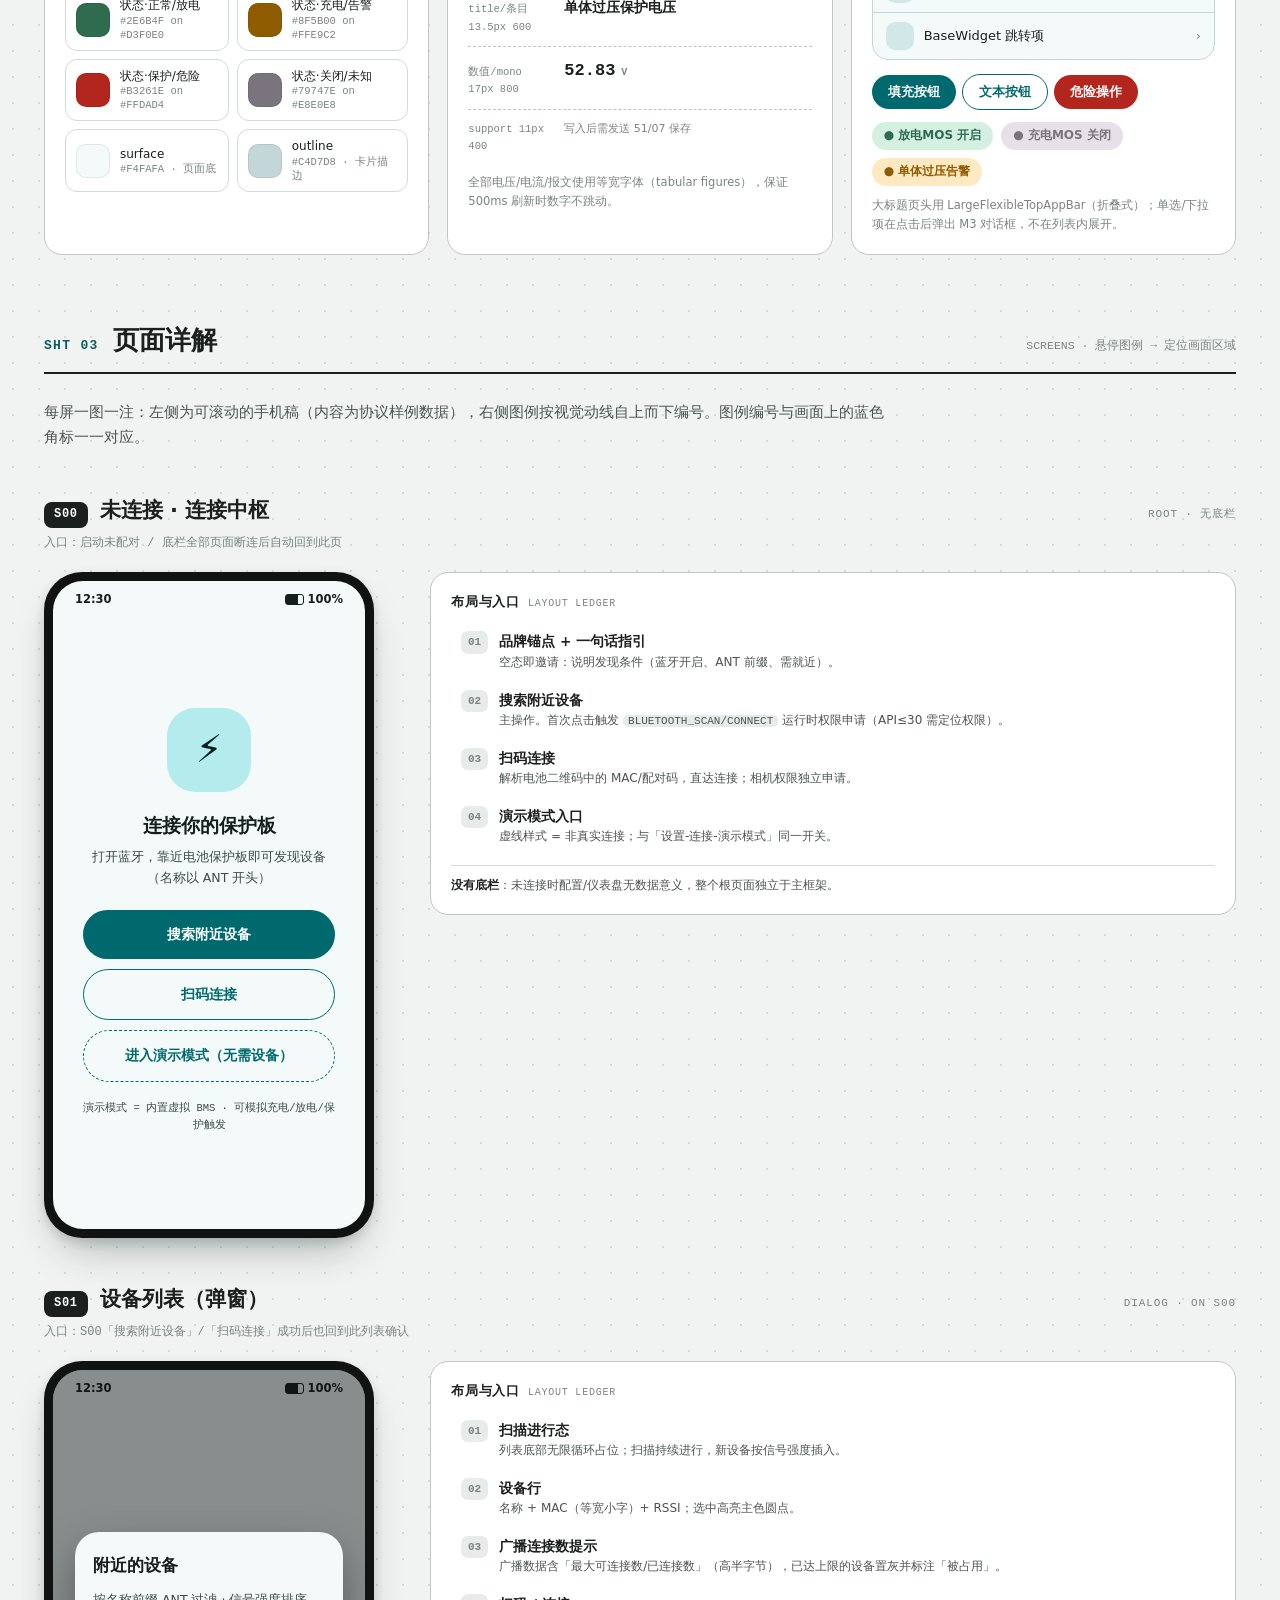
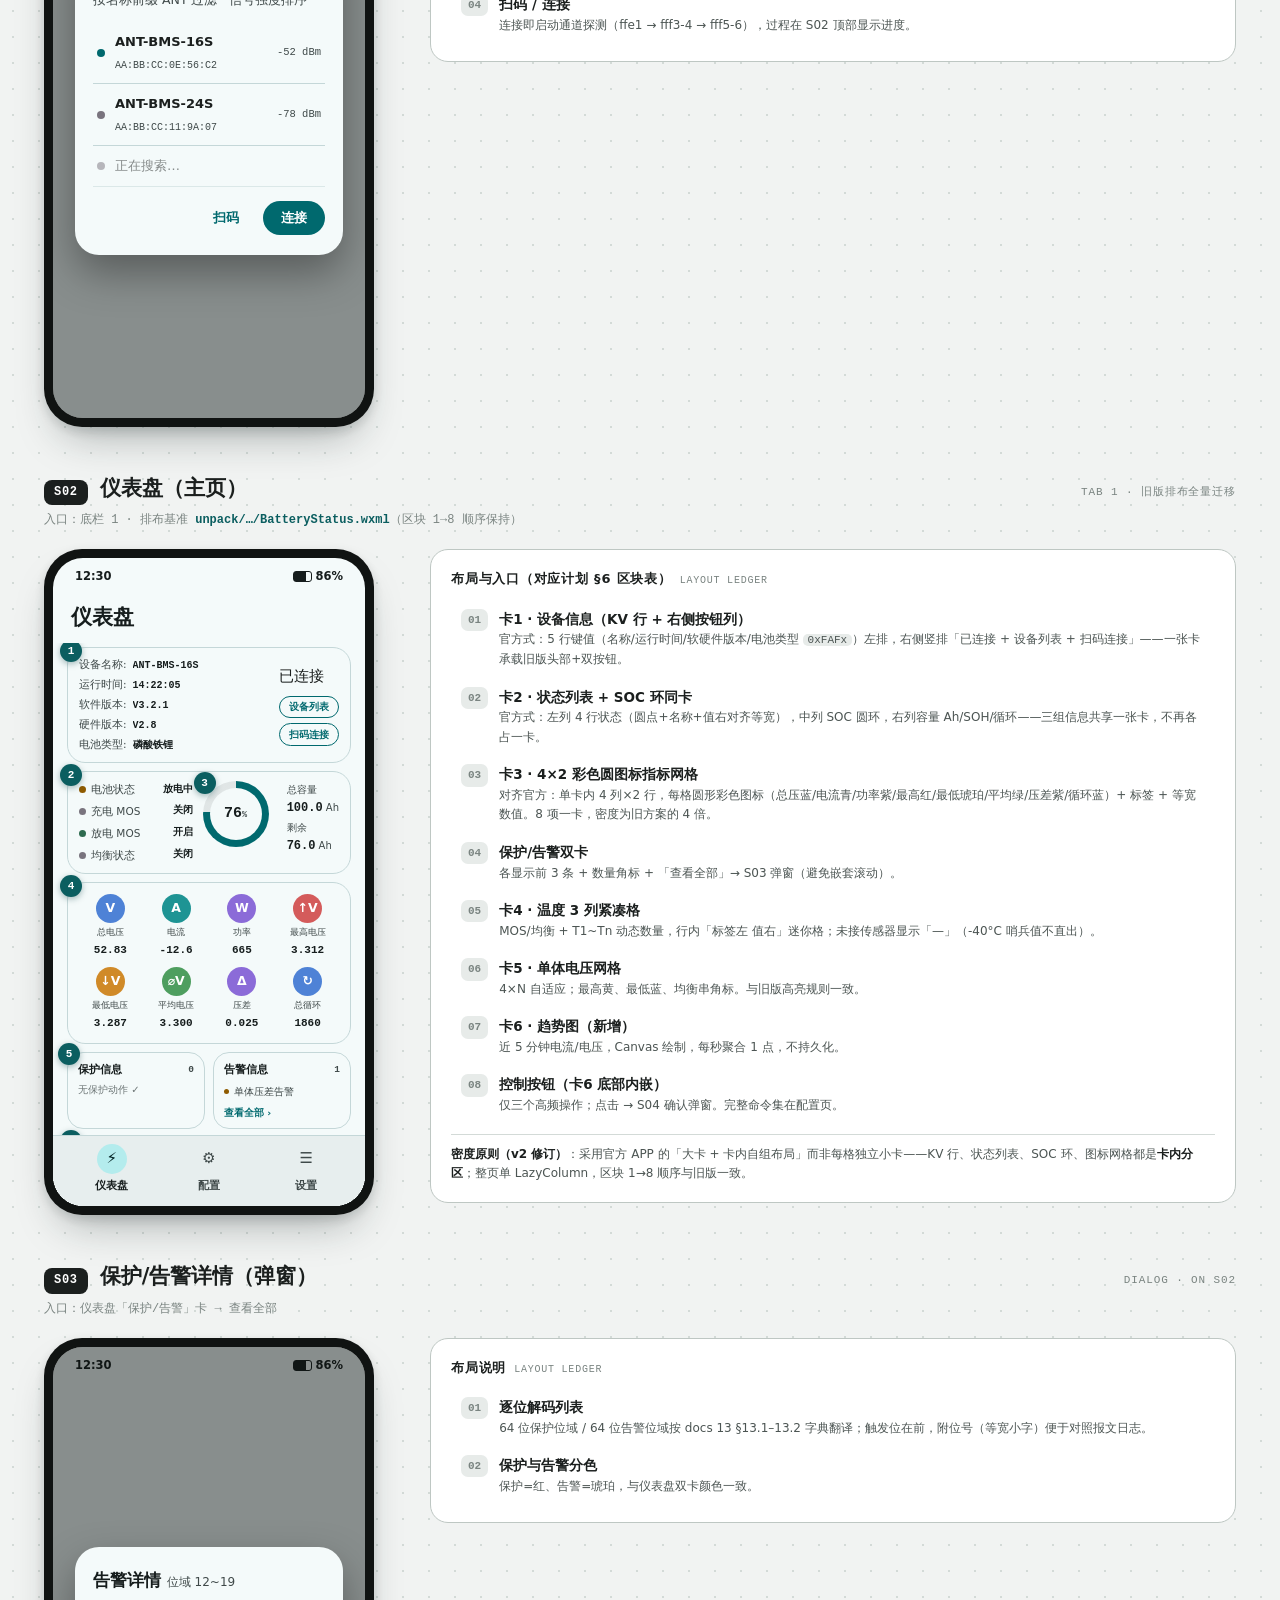
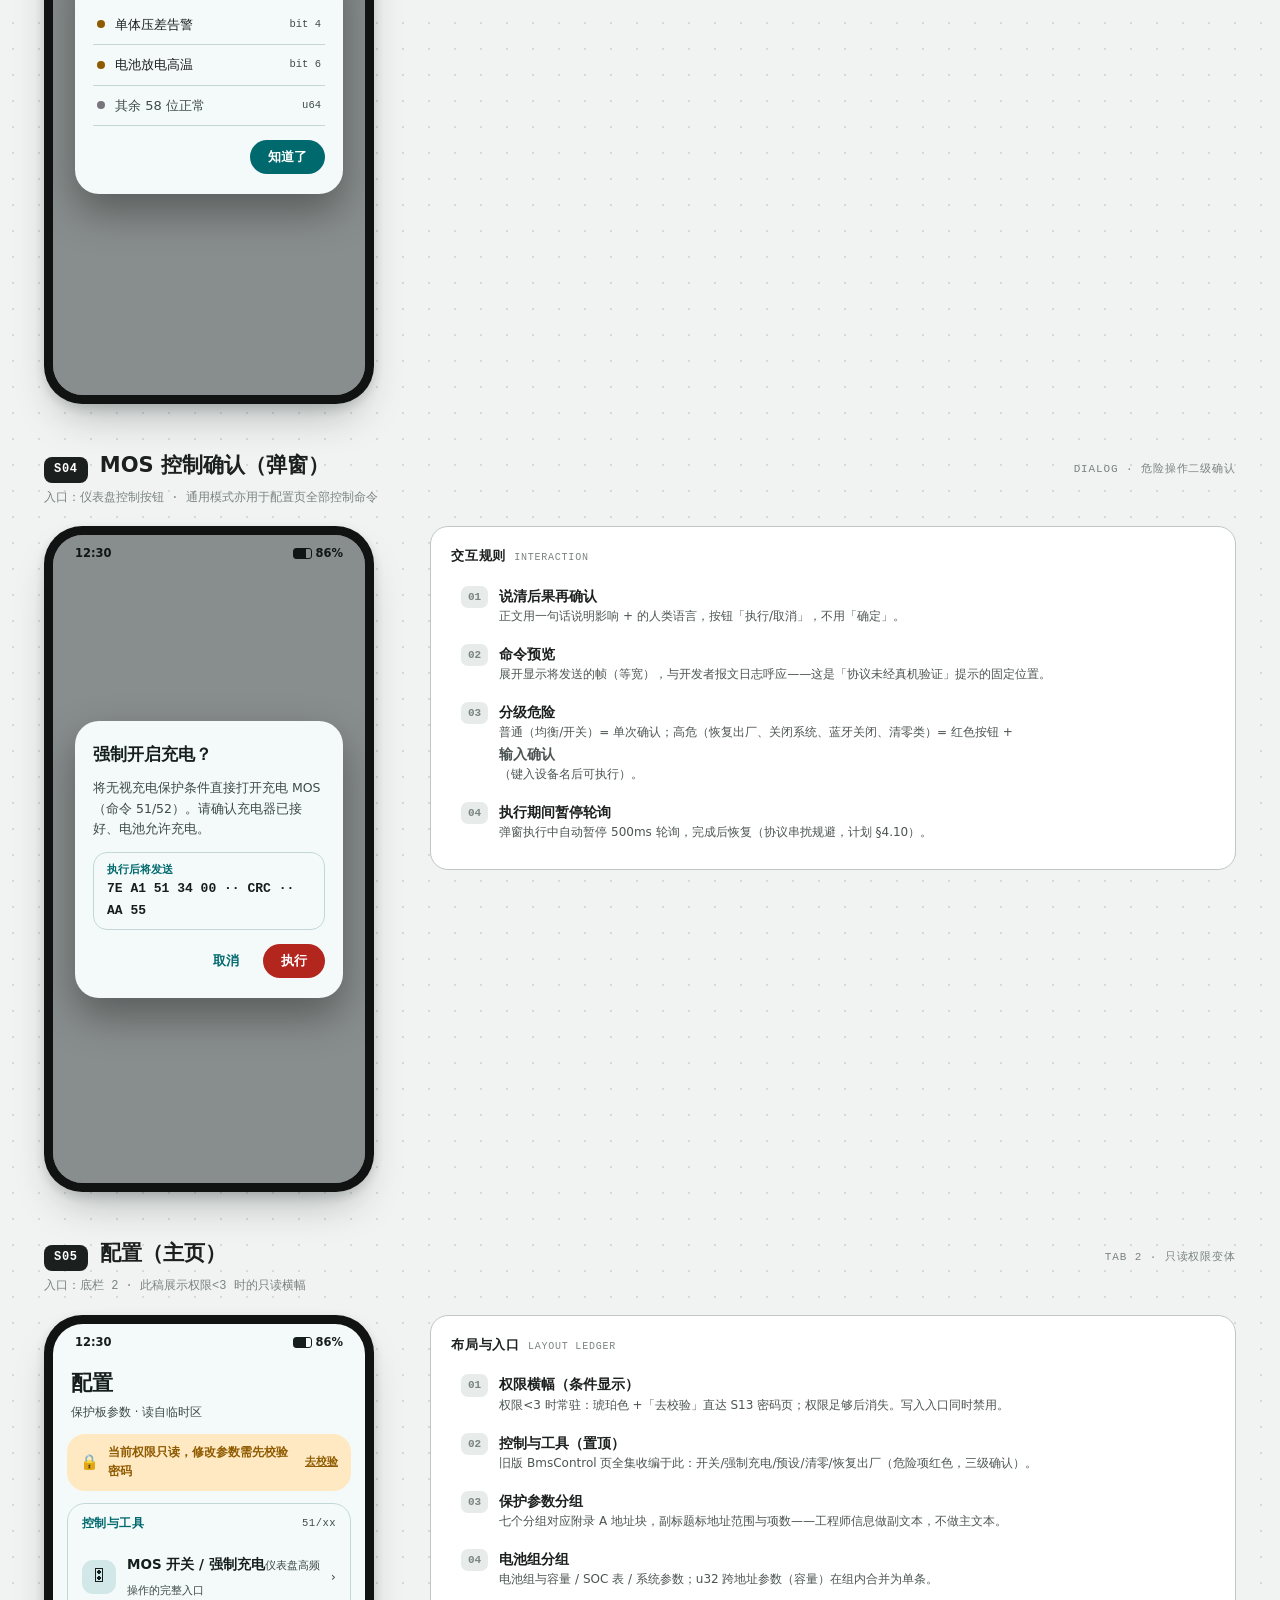
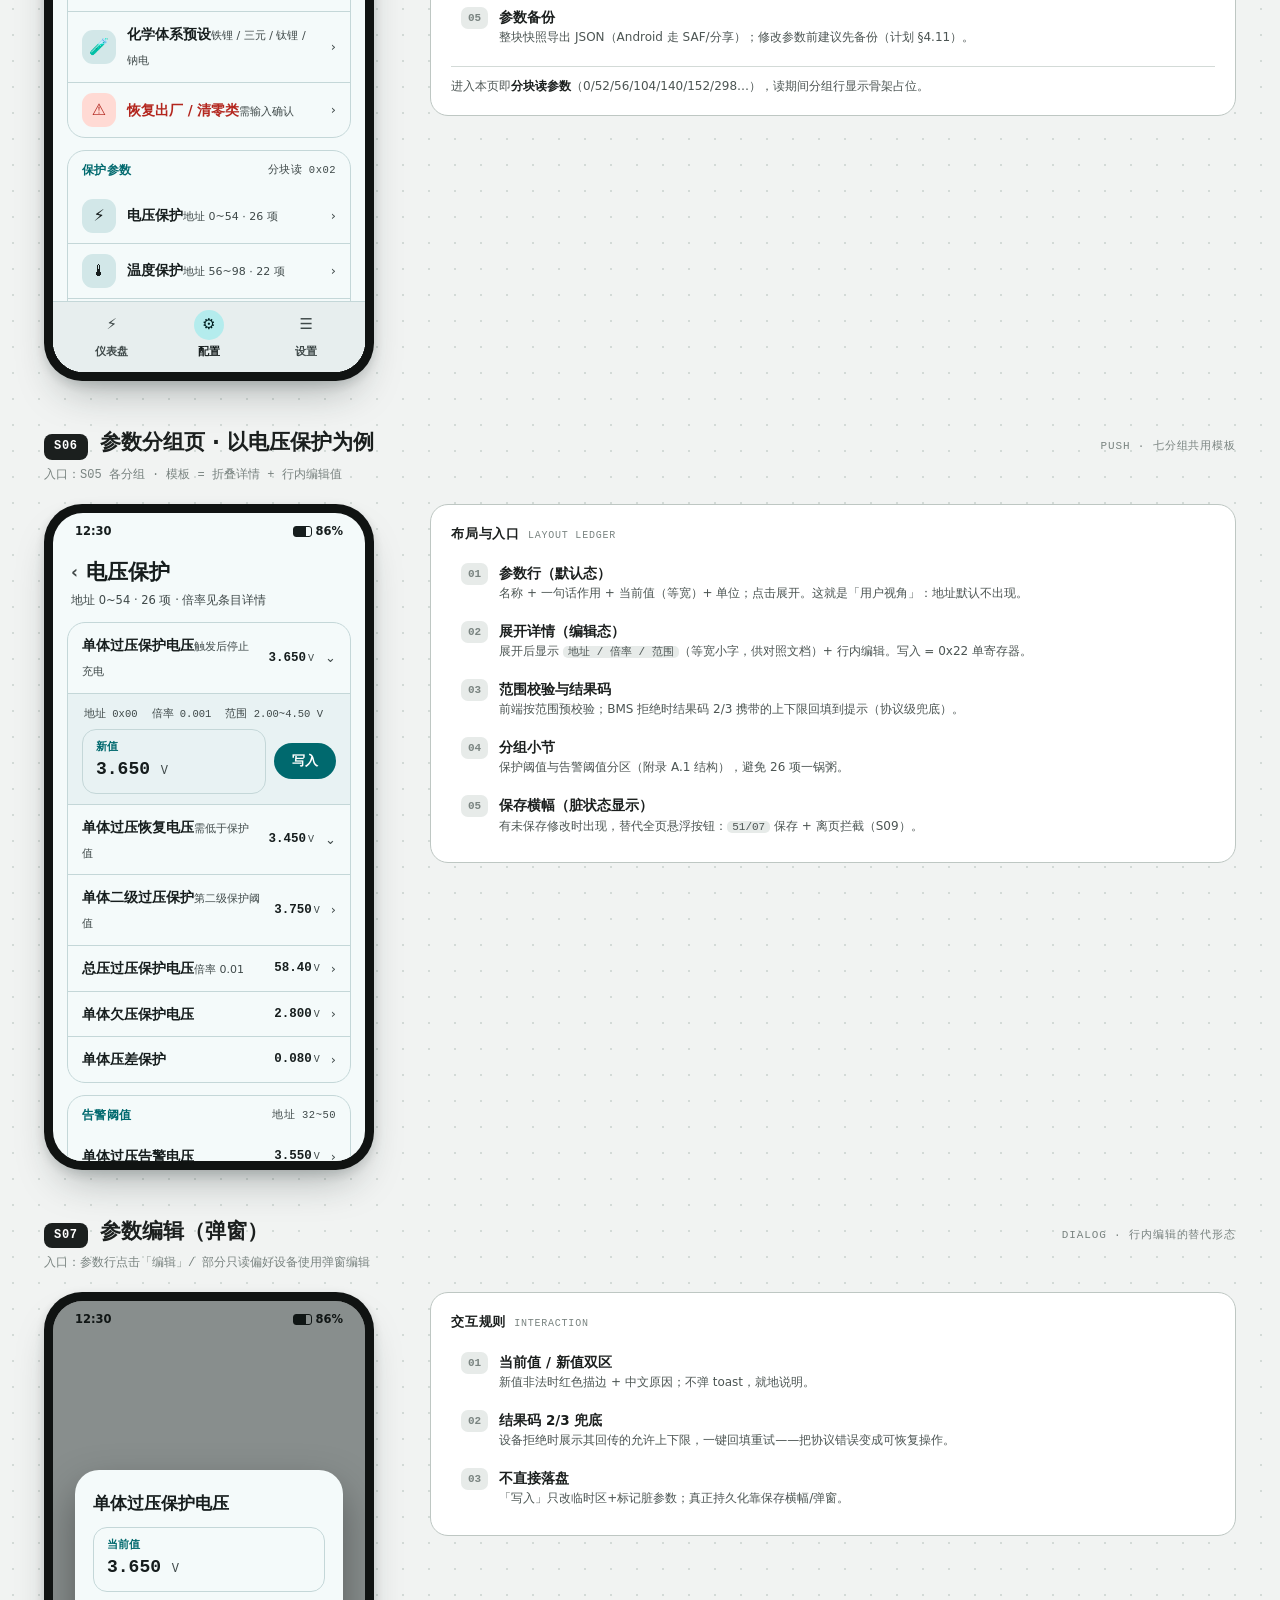
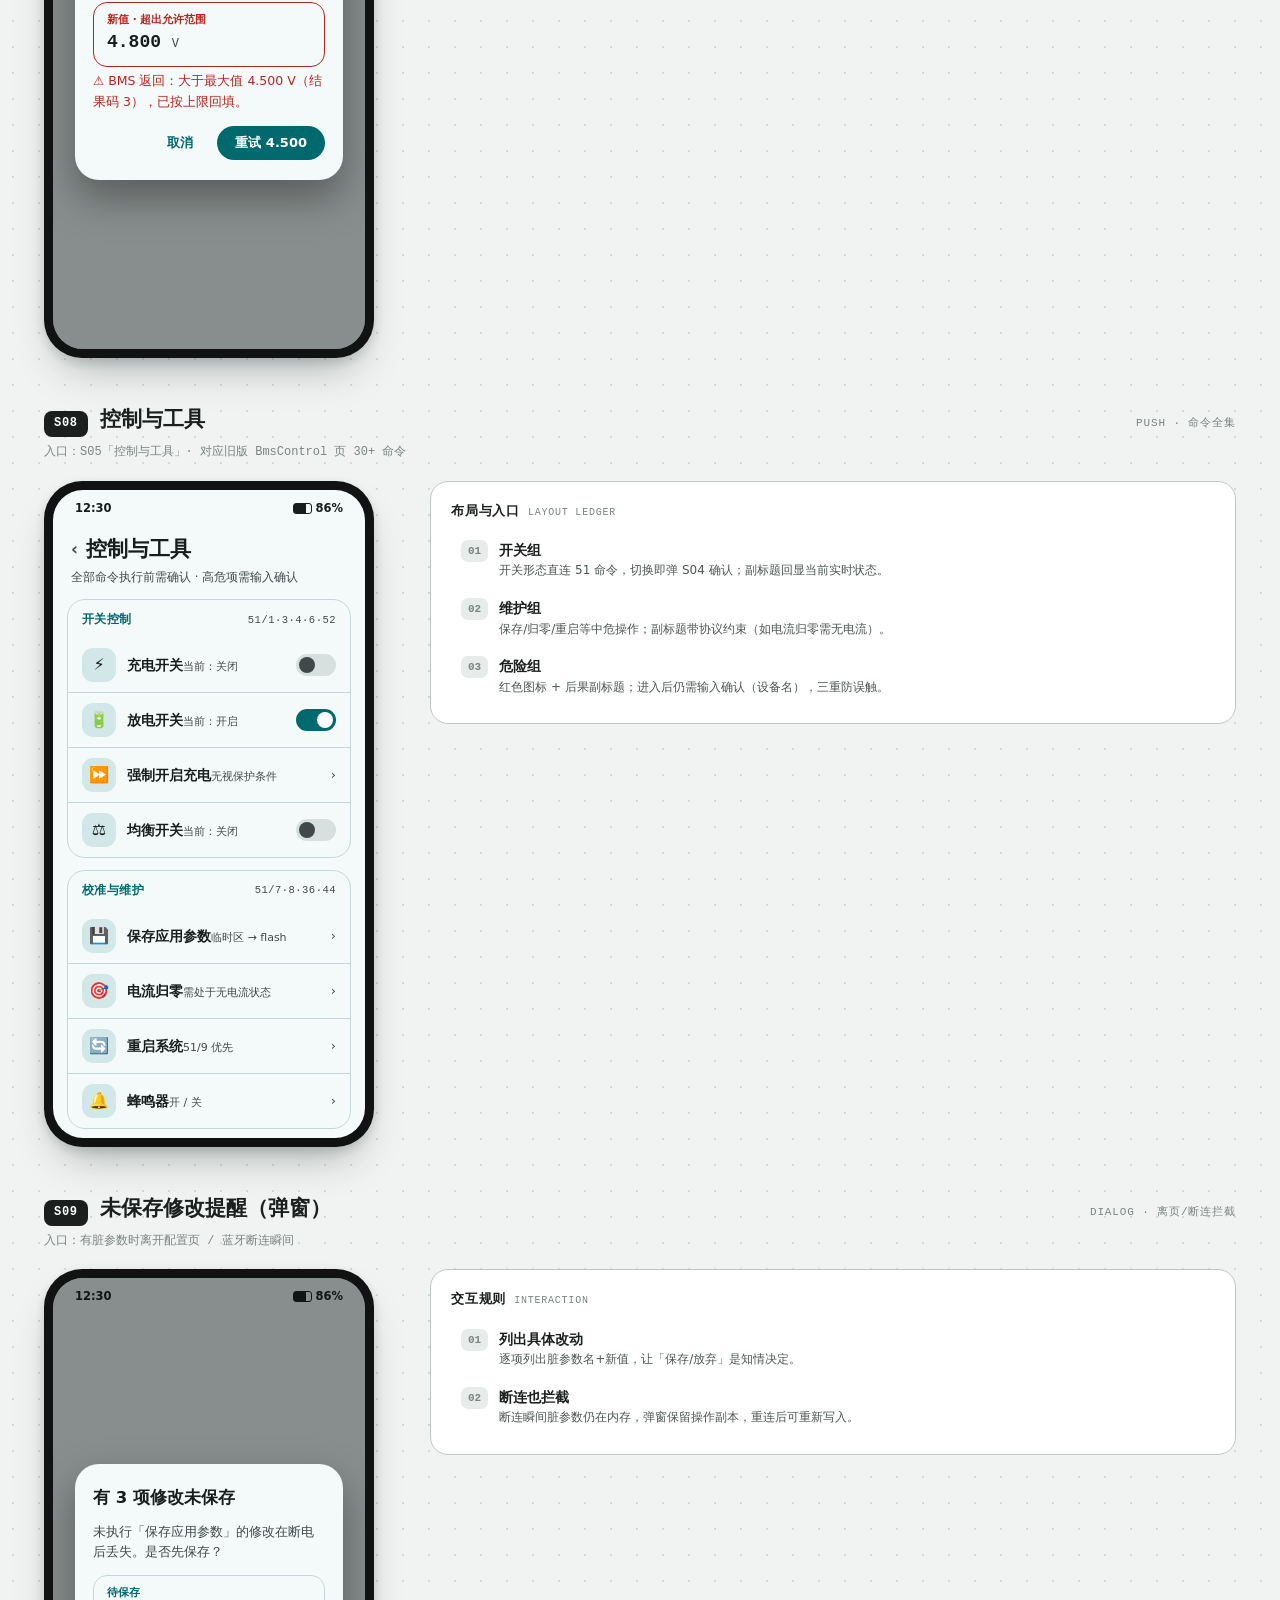
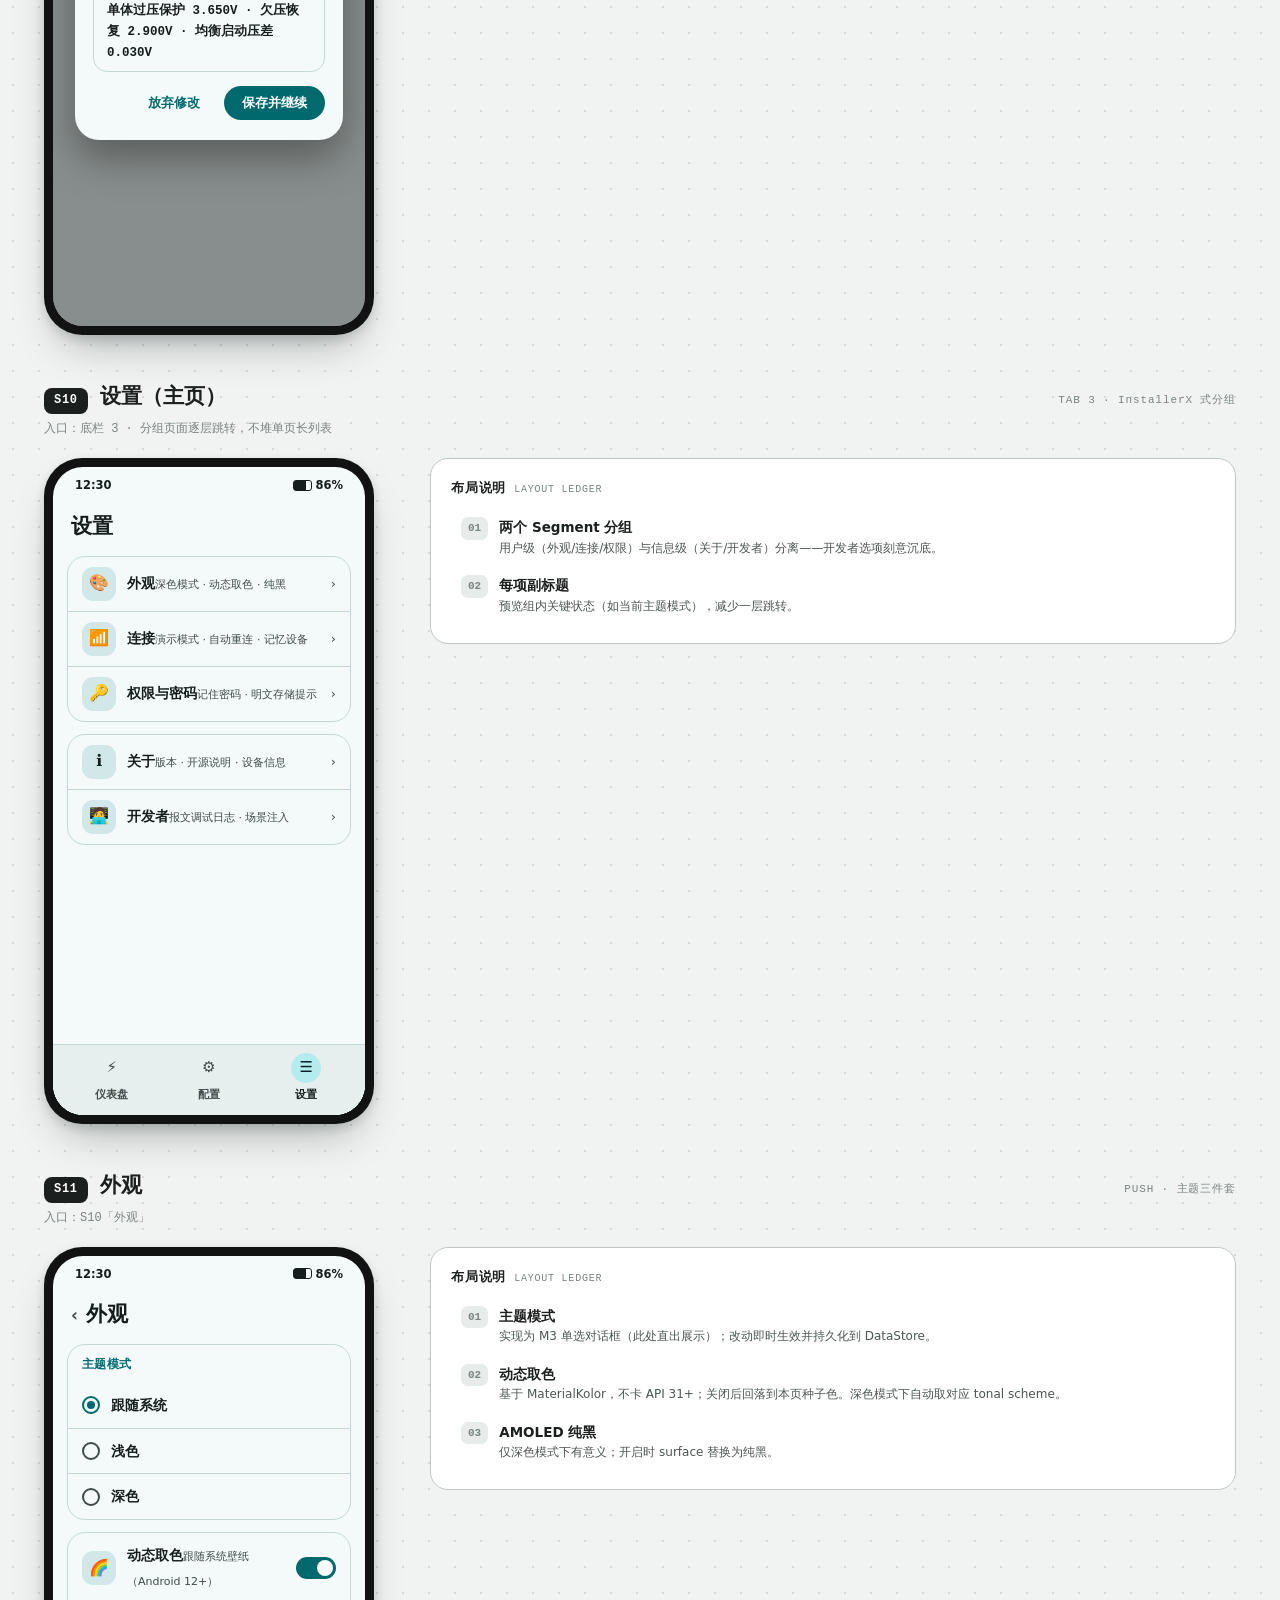
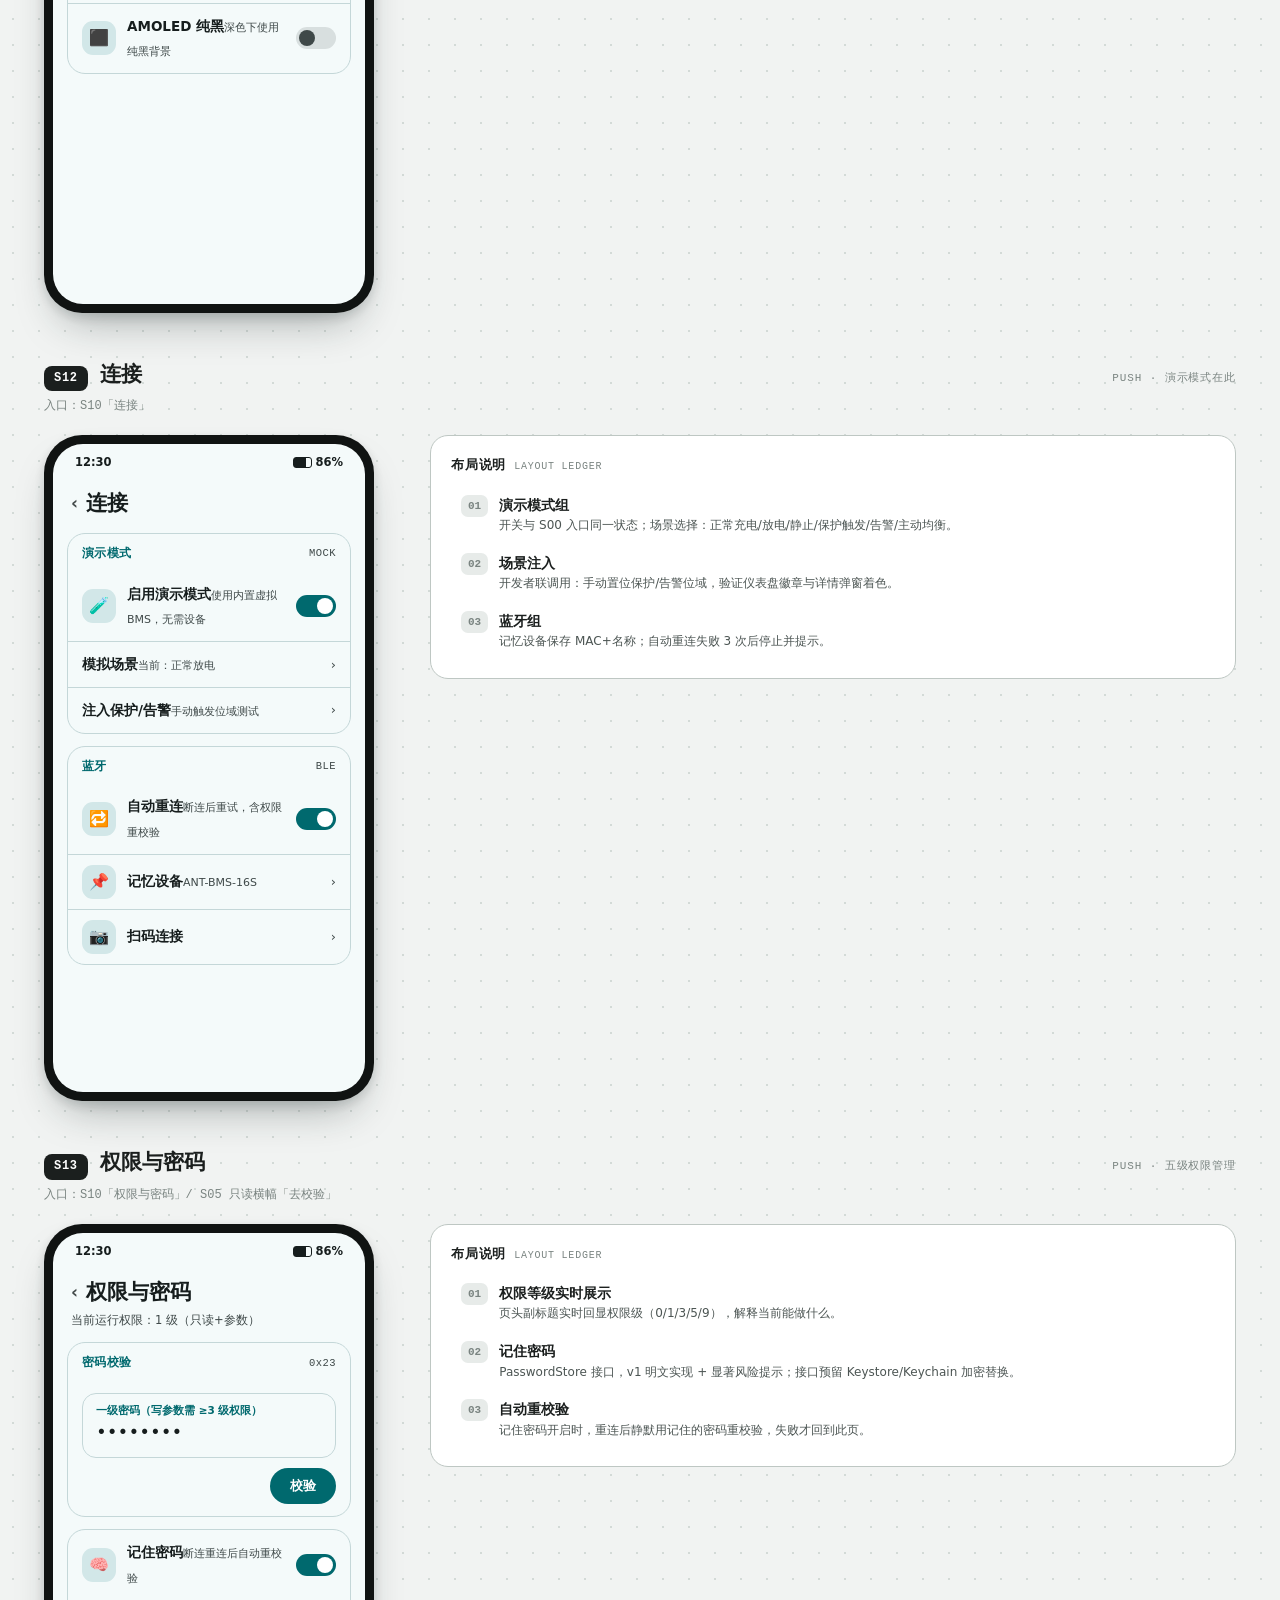
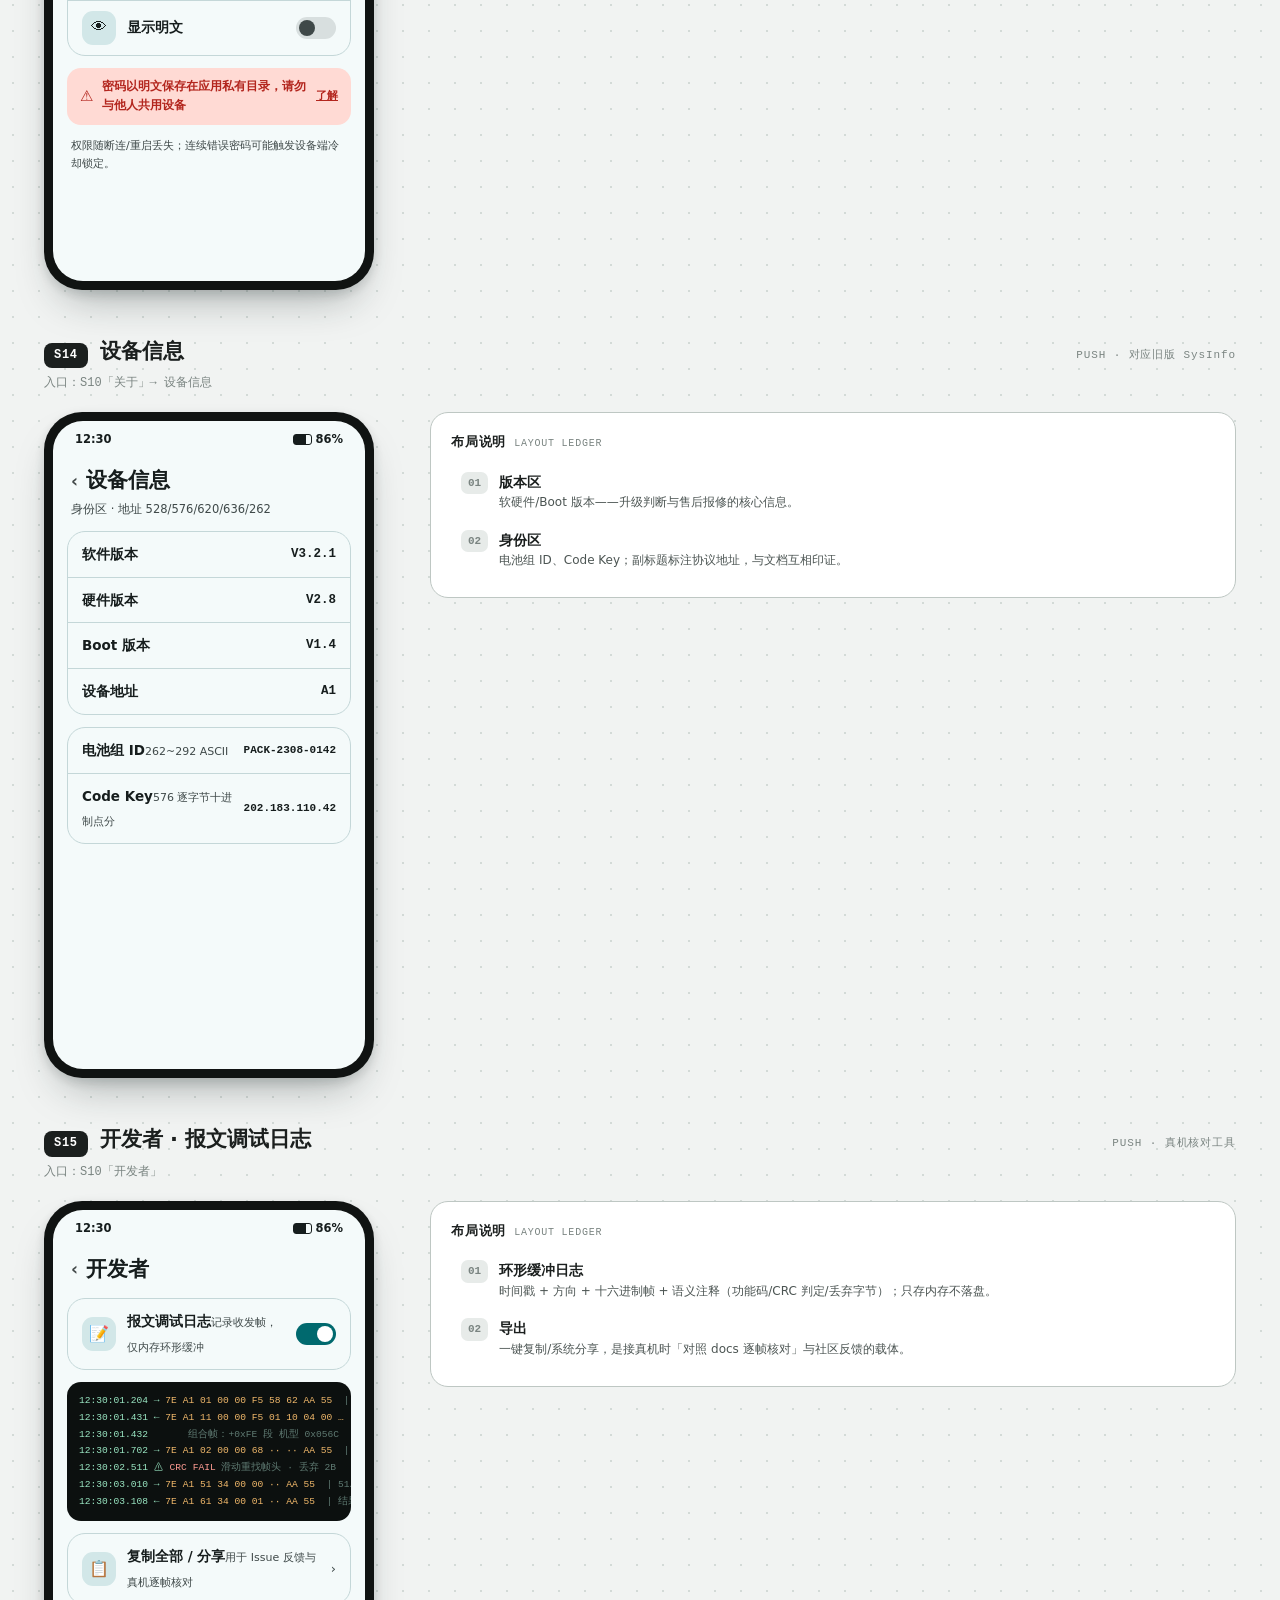
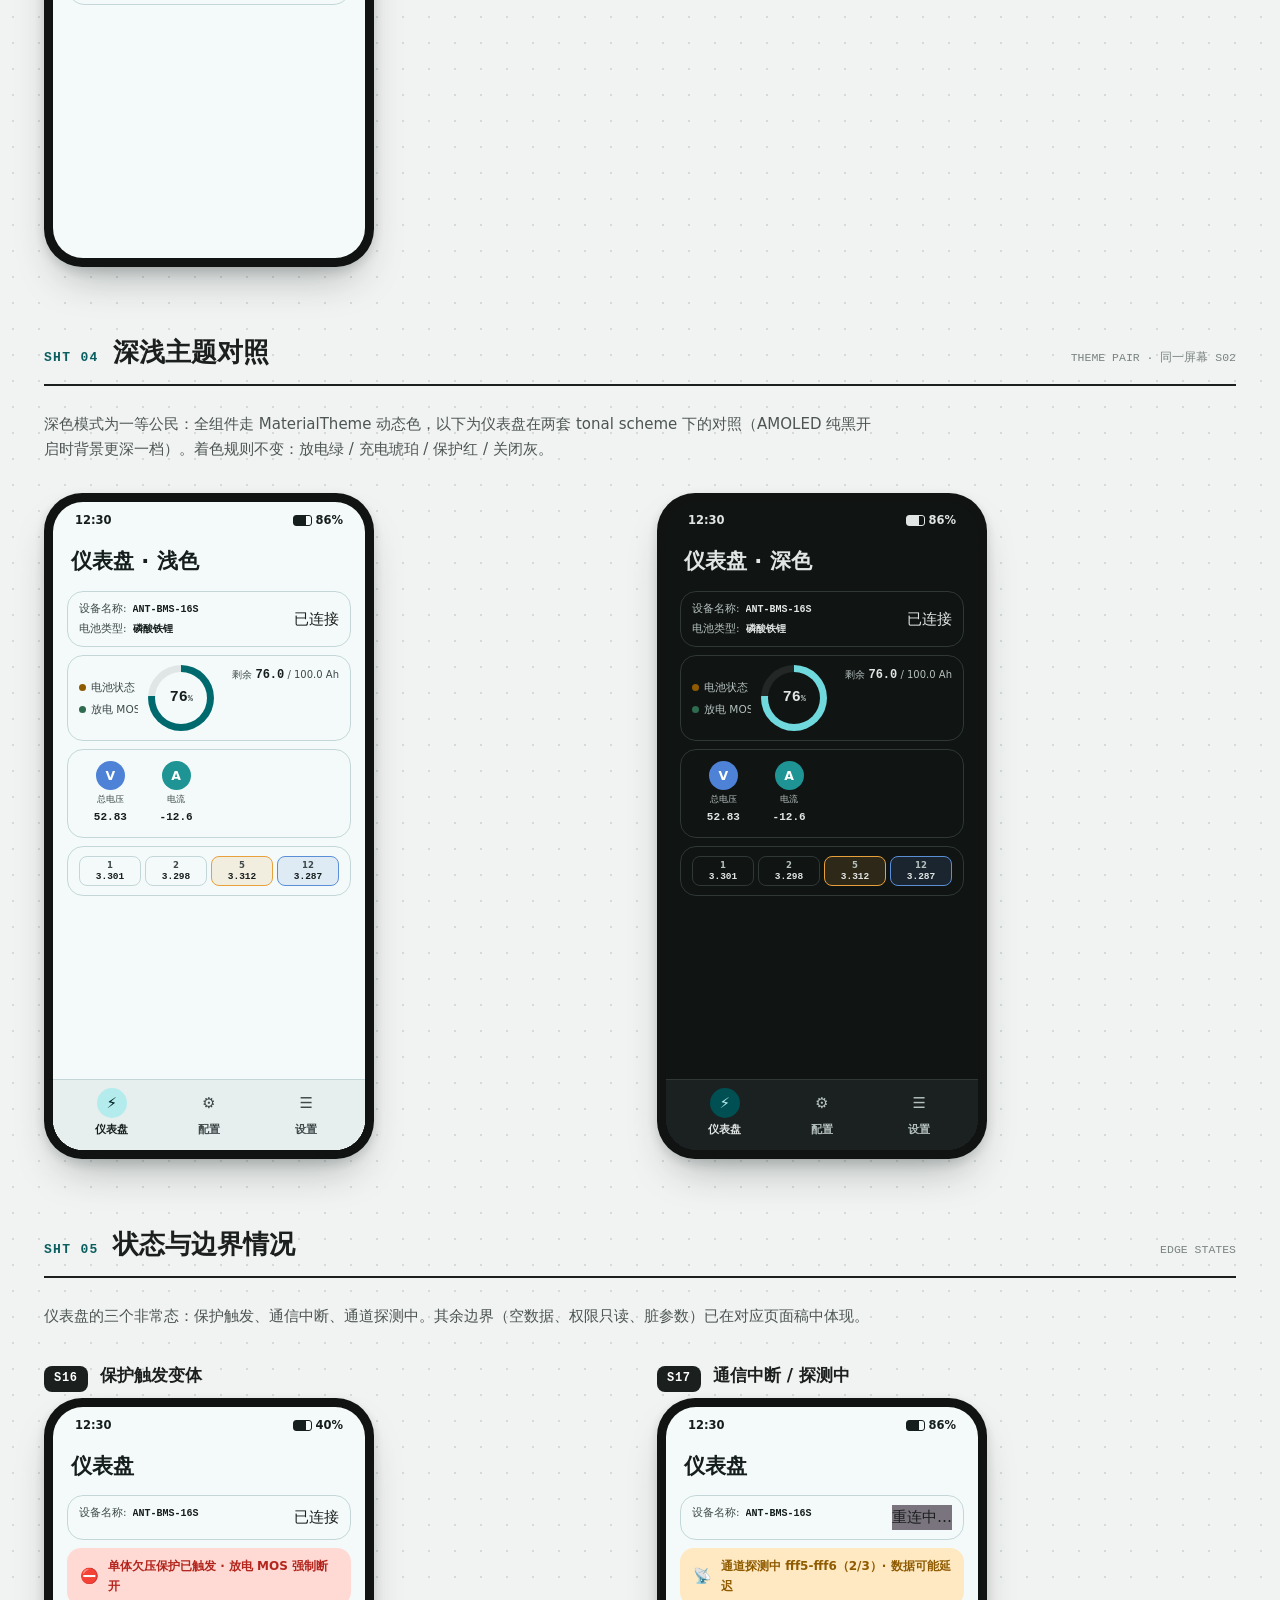
<file: Plan/bp_preview.html>
<!DOCTYPE html>
<html lang="zh-CN">
<head>
<meta charset="UTF-8">
<meta name="viewport" content="width=device-width, initial-scale=1.0">
<title>蚂蚁BMS开源版 · 界面设计蓝图</title>
<style>
:root{
  /* 图纸 chrome */
  --paper:#F1F3F2; --paper-2:#E7EBE9; --ink:#1B1F1E; --ink-2:#4C5553; --ink-3:#7A8481;
  --line:#D3DAD7; --line-2:#BEC7C3;
  --spec:#0B5E60; --spec-bg:#E0F1F0;
  /* 应用 M3 tonal（文档用） */
  --m3-primary:#00696E; --m3-onP:#FFFFFF; --m3-pc:#B4ECED; --m3-onPc:#002021;
  --m3-surf:#F4FAFA; --m3-surfC:#E7EEEE; --m3-out:#C4D7D8; --m3-onSurf:#161D1D; --m3-onSurfV:#3F4949;
  --m3-sec:#4A6365; --m3-secC:#D2E7E8;
  --ok:#2E6B4F; --ok-bg:#D3F0E0; --warn:#8F5B00; --warn-bg:#FFE9C2; --bad:#B3261E; --bad-bg:#FFDAD4;
  --info:#1D5FA8; --info-bg:#D6E5F8; --off:#79747E; --off-bg:#E8E0E8;
  --amber:#E8A13A; --blue:#5A8FD8;
  --mono:"Cascadia Code","JetBrains Mono",Consolas,"Courier New",monospace;
  --sans:"PingFang SC","Microsoft YaHei UI","Microsoft YaHei","Noto Sans SC",system-ui,sans-serif;
}
*{margin:0;padding:0;box-sizing:border-box}
html{scroll-behavior:smooth;scroll-padding-top:64px}
body{background:var(--paper);color:var(--ink);font-family:var(--sans);font-size:15px;line-height:1.65;
  background-image:radial-gradient(var(--line) .8px, transparent .8px);background-size:26px 26px}
::selection{background:var(--m3-pc)}
a{color:var(--spec)}
button{font-family:inherit}
:focus-visible{outline:2.5px solid var(--spec);outline-offset:2px;border-radius:4px}
@media (prefers-reduced-motion:reduce){*{transition:none!important;animation:none!important;scroll-behavior:auto}}

/* ===== 顶部条 ===== */
.topbar{position:sticky;top:0;z-index:50;background:color-mix(in srgb,var(--paper) 88%,white);
  backdrop-filter:blur(8px);border-bottom:1.5px solid var(--line-2)}
.topbar-in{max-width:1240px;margin:0 auto;padding:10px 24px;display:flex;align-items:center;gap:20px;flex-wrap:wrap}
.topbar b{font-size:15px;letter-spacing:.02em}
.topbar nav{display:flex;gap:4px;flex-wrap:wrap}
.topbar nav a{text-decoration:none;font-size:13px;color:var(--ink-2);padding:5px 12px;border-radius:99px}
.topbar nav a:hover{background:var(--spec-bg);color:var(--spec)}
.ver{margin-left:auto;font-family:var(--mono);font-size:11.5px;color:var(--ink-3)}

/* ===== 图纸页眉 ===== */
.hero{max-width:1240px;margin:0 auto;padding:56px 24px 8px}
.hero .eyebrow{font-family:var(--mono);font-size:12.5px;color:var(--spec);letter-spacing:.14em}
.hero h1{font-size:clamp(30px,4.4vw,46px);font-weight:900;letter-spacing:.01em;line-height:1.25;margin:10px 0 12px}
.hero h1 span{color:var(--spec)}
.hero p.sub{max-width:760px;color:var(--ink-2);font-size:16px}
.hero .meta{display:flex;gap:10px;flex-wrap:wrap;margin-top:20px}
.hero .meta span{font-family:var(--mono);font-size:11.5px;color:var(--ink-2);border:1.5px solid var(--line-2);
  background:white;border-radius:8px;padding:4px 10px}
.hero .meta span i{font-style:normal;color:var(--spec);font-weight:700}

.wrap{max-width:1240px;margin:0 auto;padding:0 24px 80px}

/* ===== 图纸分节 ===== */
.sheet{margin-top:64px}
.sheet-h{display:flex;align-items:baseline;gap:14px;border-bottom:2.5px solid var(--ink);padding-bottom:10px;margin-bottom:26px}
.sheet-h .no{font-family:var(--mono);font-size:13px;font-weight:700;color:var(--spec);letter-spacing:.1em}
.sheet-h h2{font-size:26px;font-weight:900}
.sheet-h .tail{margin-left:auto;font-family:var(--mono);font-size:11.5px;color:var(--ink-3)}
.sheet>p.lead{max-width:840px;color:var(--ink-2);margin-bottom:24px}

/* ===== 信息架构 metro 图 ===== */
.ia{background:white;border:1.5px solid var(--line-2);border-radius:20px;padding:28px 26px;overflow-x:auto}
.ia .lane{display:grid;grid-template-columns:210px 1fr;gap:0 18px;align-items:start;min-width:940px}
.ia .lane+.lane{margin-top:6px}
.ia .root{writing-mode:horizontal-tb;align-self:center;background:var(--ink);color:#fff;border-radius:14px;
  padding:14px 12px;text-align:center;font-weight:700;font-size:14px;line-height:1.5}
.ia .root small{display:block;font-weight:400;font-size:11px;color:#B9C4C2;margin-top:4px}
.ia .branch{display:flex;gap:14px;align-items:stretch;flex-wrap:wrap}
.ia .node{border:1.8px solid var(--line-2);border-radius:14px;padding:10px 14px;background:var(--paper);min-width:150px}
.ia .node.root2{background:var(--spec);border-color:var(--spec);color:#fff;font-weight:700}
.ia .node a{color:inherit;text-decoration:none;display:block}
.ia .node .n1{font-weight:700;font-size:14px}
.ia .node .n2{font-size:11.5px;color:var(--ink-3);font-family:var(--mono);margin-top:2px}
.ia .node.root2 .n2{color:#BCE3E2}
.ia .kids{display:flex;flex-direction:column;gap:6px;padding-top:4px}
.ia .kid{position:relative;border:1.5px dashed var(--line-2);border-radius:10px;padding:5px 12px 5px 26px;
  font-size:12.5px;background:white;color:var(--ink-2);white-space:nowrap}
.ia .kid::before{content:"";position:absolute;left:9px;top:50%;width:8px;height:8px;transform:translateY(-50%);
  border-radius:50%;background:var(--spec);opacity:.55}
.ia .kid.dlg::before{background:transparent;border:2px solid var(--warn)}
.ia .kid.dlg{color:var(--warn);border-style:dashed}
.ia .kid:hover{border-color:var(--spec);color:var(--spec)}
.ia .kid a{text-decoration:none;color:inherit}
.ia .arrow{align-self:center;color:var(--ink-3);font-family:var(--mono);font-size:16px;padding:0 2px;flex:none}
.ia .connote{font-size:11px;color:var(--ink-3);font-family:var(--mono);margin-top:5px}
.ia .note{margin-top:16px;font-size:12.5px;color:var(--ink-2)}
.ia .note code{font-family:var(--mono);font-size:11.5px;background:var(--paper-2);border-radius:6px;padding:1px 6px}

/* ===== 设计基线 tokens ===== */
.base{display:grid;grid-template-columns:repeat(auto-fit,minmax(290px,1fr));gap:18px}
.base .card{background:white;border:1.5px solid var(--line-2);border-radius:18px;padding:20px}
.base h3{font-size:15px;font-weight:900;margin-bottom:12px}
.base h3 small{font-weight:400;color:var(--ink-3);font-size:11.5px;font-family:var(--mono);margin-left:8px}
.chips{display:grid;grid-template-columns:1fr 1fr;gap:8px}
.chipc{display:flex;gap:10px;align-items:center;border:1.5px solid var(--line);border-radius:12px;padding:8px 10px}
.chipc .sw{width:34px;height:34px;border-radius:10px;flex:none;border:1px solid rgba(0,0,0,.08)}
.chipc .nm{font-size:12px;line-height:1.35}
.chipc .nm code{font-family:var(--mono);font-size:10.5px;color:var(--ink-3);display:block}
.typerow{border-top:1px dashed var(--line-2);padding:10px 0;display:flex;align-items:baseline;gap:12px}
.typerow:first-of-type{border-top:0}
.typerow .tag{font-family:var(--mono);font-size:10.5px;color:var(--ink-3);width:84px;flex:none}
.comp-demo .segd{border:1.5px solid var(--m3-out);border-radius:16px;overflow:hidden;background:var(--m3-surf)}
.comp-demo .segd .rowi{display:flex;align-items:center;gap:10px;padding:9px 13px;font-size:13px}
.comp-demo .segd .rowi+.rowi{border-top:1px solid var(--m3-out)}
.comp-demo .sw-on,.comp-demo .sw-off{width:34px;height:18px;border-radius:99px;position:relative;flex:none;margin-left:auto}
.comp-demo .sw-on{background:var(--m3-primary)}
.comp-demo .sw-on::after,.comp-demo .sw-off::after{content:"";position:absolute;top:2px;width:14px;height:14px;border-radius:50%;background:#fff}
.comp-demo .sw-on::after{right:2px}
.comp-demo .sw-off{background:#DAE2E1}.comp-demo .sw-off::after{left:2px;background:#8A9391}
.comp-demo .ico{width:28px;height:28px;border-radius:9px;background:var(--m3-secC);flex:none}
.comp-demo .btnd{display:inline-block;font-size:12.5px;font-weight:700;border-radius:99px;padding:7px 16px;margin:2px 6px 2px 0}
.comp-demo .bd-f{background:var(--m3-primary);color:#fff}
.comp-demo .bd-t{border:1.5px solid var(--m3-primary);color:var(--m3-primary)}
.comp-demo .bd-d{background:var(--bad);color:#fff}
.badges{display:flex;flex-wrap:wrap;gap:8px}
.badges .bg1{font-size:12px;font-weight:600;border-radius:99px;padding:4px 12px}

/* ===== 屏幕行布局 ===== */
.scr{margin-top:44px}
.scr-h{display:flex;align-items:baseline;gap:12px;margin-bottom:6px}
.scr-h .id{font-family:var(--mono);font-size:12px;font-weight:700;color:#fff;background:var(--ink);border-radius:8px;padding:3px 10px;letter-spacing:.06em}
.scr-h h3{font-size:21px;font-weight:900}
.scr-h .kind{font-family:var(--mono);font-size:11px;color:var(--ink-3);margin-left:auto;letter-spacing:.08em}
.scr>p.path{font-family:var(--mono);font-size:12px;color:var(--ink-3);margin-bottom:18px}
.scr>p.path b{color:var(--spec);font-weight:600}
.row{display:grid;grid-template-columns:352px minmax(0,1fr);gap:34px;align-items:start}
.row.multi{grid-template-columns:repeat(auto-fit,minmax(330px,1fr))}
@media (max-width:860px){.row{grid-template-columns:1fr}}

/* ===== 手机稿 ===== */
.phone{width:330px;background:#101312;border-radius:38px;padding:9px;box-shadow:0 22px 44px -18px rgba(23,36,34,.4),0 4px 12px rgba(23,36,34,.14);position:sticky;top:76px}
@media (max-width:860px){.phone{position:static;margin:0 auto}}
.screen{background:var(--m3-surf);border-radius:30px;height:648px;overflow:hidden;display:flex;flex-direction:column;position:relative}
.screen.dark{--m3-surf:#101413;--m3-surfC:#1B2020;--m3-out:#2F3837;--m3-onSurf:#E1E5E4;--m3-onSurfV:#B4C0BF;
  --m3-primary:#6FD9DE;--m3-onP:#002022;--m3-pc:#004F53;--m3-onPc:#B4ECED;--m3-sec:#B1CDCE;--m3-secC:#334B4C;
  background:var(--m3-surf);color:var(--m3-onSurf)}
.p-status{display:flex;justify-content:space-between;padding:9px 22px 4px;font-size:11.5px;font-weight:700;color:var(--m3-onSurf)}
.p-status .bat{display:inline-flex;align-items:center;gap:3px}
.p-status .bat::before{content:"";width:17px;height:9px;border:1.4px solid currentColor;border-radius:3px;
  background:linear-gradient(to right,currentColor 72%,transparent 72%)}
.app-bar{padding:10px 18px 8px;color:var(--m3-onSurf)}
.app-bar .t{font-size:21px;font-weight:800;display:flex;align-items:center;gap:8px}
.app-bar .t .back{font-size:17px;opacity:.8}
.app-bar .s{font-size:11.5px;color:var(--m3-onSurfV);margin-top:2px}
.bodyx{flex:1;overflow-y:auto;padding:4px 14px 90px;scrollbar-width:none}
.bodyx::-webkit-scrollbar{display:none}
.bnav{position:absolute;left:0;right:0;bottom:0;background:var(--m3-surfC);border-top:1px solid var(--m3-out);
  display:flex;padding:8px 10px 12px}
.bnav a{flex:1;text-align:center;text-decoration:none;color:var(--m3-onSurfV);font-size:10.5px;font-weight:600}
.bnav a .ic{width:30px;height:30px;border-radius:99px;margin:0 auto 3px;display:flex;align-items:center;justify-content:center;font-size:15px}
.bnav a.on{color:var(--m3-onSurf)}
.bnav a.on .ic{background:var(--m3-pc);color:var(--m3-onPc)}

/* 应用内组件 */
.seg{border:1.2px solid var(--m3-out);border-radius:18px;background:var(--m3-surf);overflow:hidden;margin-bottom:12px}
.seg .gh{display:flex;align-items:center;gap:8px;padding:10px 14px 8px;font-size:12px;font-weight:800;color:var(--m3-primary);letter-spacing:.04em}
.seg .gh .gt{font-size:10.5px;font-weight:500;color:var(--m3-onSurfV);margin-left:auto;font-family:var(--mono)}
.it{display:flex;align-items:center;gap:11px;padding:10px 14px;position:relative}
.it+.it{border-top:1px solid var(--m3-out)}
.it .ic{width:34px;height:34px;border-radius:11px;background:var(--m3-secC);display:flex;align-items:center;justify-content:center;font-size:16px;flex:none;color:var(--m3-onSurf)}
.it .tx{min-width:0;flex:1}
.it .t1{font-size:13.5px;font-weight:600;color:var(--m3-onSurf);white-space:nowrap;overflow:hidden;text-overflow:ellipsis}
.it .t2{font-size:11px;color:var(--m3-onSurfV)}
.it .val{font-family:var(--mono);font-size:12.5px;font-weight:700;color:var(--m3-onSurf);flex:none}
.it .val small{font-size:10px;color:var(--m3-onSurfV);font-weight:400;margin-left:2px}
.it .chev{color:var(--m3-onSurfV);flex:none;font-size:13px}
.sw-on,.sw-off{width:40px;height:22px;border-radius:99px;position:relative;flex:none}
.sw-on{background:var(--m3-primary)}.sw-on::after{content:"";position:absolute;right:3px;top:3px;width:16px;height:16px;border-radius:50%;background:var(--m3-onP)}
.sw-off{background:color-mix(in srgb,var(--m3-onSurf) 12%,transparent)}.sw-off::after{content:"";position:absolute;left:3px;top:3px;width:16px;height:16px;border-radius:50%;background:var(--m3-onSurfV)}
.rd{width:18px;height:18px;border-radius:50%;border:2px solid var(--m3-onSurfV);flex:none;position:relative}
.rd.on{border-color:var(--m3-primary)}
.rd.on::after{content:"";position:absolute;inset:3px;border-radius:50%;background:var(--m3-primary)}
.banner{display:flex;gap:9px;align-items:center;border-radius:14px;padding:9px 13px;font-size:12px;font-weight:600;margin-bottom:12px}
.banner .bic{font-size:15px}
.banner.readonly{background:var(--warn-bg);color:var(--warn)}
.banner.err{background:var(--bad-bg);color:var(--bad)}
.banner.info{background:var(--info-bg);color:var(--info)}
.banner .go{margin-left:auto;font-family:var(--mono);font-size:11px;text-decoration:underline;flex:none}
.fabline{display:flex;gap:8px;margin:4px 0 12px}
.fabline .fab{flex:1;text-align:center;border-radius:16px;padding:11px 6px;font-size:12.5px;font-weight:800;border:1.2px solid var(--m3-out);background:var(--m3-surf);color:var(--m3-onSurf)}
.fabline .fab.act{background:var(--m3-primary);border-color:var(--m3-primary);color:var(--m3-onP)}
.fabline .fab.dis{color:var(--m3-onSurfV);opacity:.65}
.danger-item .t1{color:var(--bad)!important}
.scrim{position:absolute;inset:0;background:rgba(10,14,13,.46);display:flex;align-items:center;justify-content:center;padding:22px;z-index:5}
.dlg{background:var(--m3-surf);border-radius:24px;padding:20px 18px;width:100%;max-height:100%;overflow-y:auto;scrollbar-width:none;box-shadow:0 18px 40px rgba(0,0,0,.35)}
.dlg::-webkit-scrollbar{display:none}
.dlg h4{font-size:16.5px;font-weight:800;margin-bottom:10px;color:var(--m3-onSurf)}
.dlg p{font-size:12.5px;color:var(--m3-onSurfV);margin-bottom:12px}
.dlg .acts{display:flex;justify-content:flex-end;gap:6px;margin-top:14px}
.dlg .btn{border-radius:99px;padding:8px 18px;font-size:13px;font-weight:700;border:0;background:transparent;color:var(--m3-primary)}
.dlg .btn.fill{background:var(--m3-primary);color:var(--m3-onP)}
.dlg .btn.dang{background:var(--bad);color:#fff}
.dlg .listit{display:flex;align-items:center;gap:10px;padding:9px 4px;border-bottom:1px solid var(--m3-out);font-size:13px}
.dlg .listit .rssi{margin-left:auto;font-family:var(--mono);font-size:10.5px;color:var(--m3-onSurfV)}
.field{border:1.5px solid var(--m3-out);border-radius:14px;padding:8px 13px;margin:10px 0 4px}
.field .fl{font-size:10.5px;color:var(--m3-primary);font-weight:700}
.field .fv{font-family:var(--mono);font-size:18px;font-weight:700;color:var(--m3-onSurf)}
.field .fv small{font-size:12px;color:var(--m3-onSurfV);font-weight:400}
.range{font-family:var(--mono);font-size:10.5px;color:var(--m3-onSurfV);margin-top:6px}

/* 仪表盘专用 —— 高密度卡片（对齐官方 APP：大卡 + 卡内自组布局） */
.dev-head{display:flex;justify-content:space-between;align-items:center;padding:2px 2px 6px}
.dev-head .nm{font-size:13.5px;font-weight:800;color:var(--m3-onSurf)}
.dev-head .sb{font-size:9.5px;color:var(--m3-onSurfV);display:flex;gap:7px;margin-top:1px;flex-wrap:wrap}
.dev-head .conn{font-size:9.5px;font-weight:700;color:var(--m3-onP);background:var(--m3-primary);border-radius:99px;padding:3px 9px;flex:none}
/* 通用高密度卡：单一卡片承载整块信息 */
.appcard{background:var(--m3-surf);border:1.2px solid var(--m3-out);border-radius:16px;padding:9px 11px;margin-bottom:8px;position:relative}
.appcard>.badge-no{top:-8px;left:-8px}
/* 卡1：设备信息 KV 行 + 右侧竖排按钮 */
.kvrows{display:flex;flex-direction:column;gap:3.5px;flex:1}
.kvrows .kv{display:flex;gap:6px;font-size:10.5px;line-height:1.45;align-items:baseline}
.kvrows .kv .k{color:var(--m3-onSurfV);flex:none;white-space:nowrap}
.kvrows .kv .v{color:var(--m3-onSurf);font-weight:600;font-family:var(--mono);font-size:10px;white-space:nowrap;overflow:hidden;text-overflow:ellipsis}
.miniact{display:flex;flex-direction:column;gap:5px;justify-content:center;flex:none;margin-left:8px}
.miniact .ma{font-size:9.5px;font-weight:700;color:var(--m3-primary);border:1.2px solid var(--m3-primary);border-radius:99px;padding:2.5px 9px;text-align:center;white-space:nowrap}
/* 卡2：状态列表 + SOC 环同卡 */
.statlist{display:flex;flex-direction:column;gap:4.5px;justify-content:center;flex:1;min-width:0;overflow:hidden}
.statlist .srow{display:flex;align-items:center;gap:5px;font-size:10.5px;color:var(--m3-onSurfV);white-space:nowrap;min-width:0;overflow:hidden}
.statlist .srow .dot{width:7px;height:7px;border-radius:50%;flex:none}
.statlist .srow b{margin-left:auto;font-weight:600;font-size:10px;color:var(--m3-onSurf);font-family:var(--mono)}
.ring{width:66px;height:66px;border-radius:50%;flex:none;display:flex;align-items:center;justify-content:center;position:relative;
  background:conic-gradient(var(--m3-primary) 0 274deg,color-mix(in srgb,var(--m3-onSurf) 9%,transparent) 274deg 360deg)}
.ring::before{content:"";position:absolute;inset:7px;border-radius:50%;background:var(--m3-surf)}
.ring .p{position:relative;font-family:var(--mono);font-weight:800;font-size:15px;color:var(--m3-onSurf)}
.ring .p small{font-size:8.5px;color:var(--m3-onSurfV)}
.soccap{font-size:10px;color:var(--m3-onSurfV);line-height:1.7;flex:none;margin-left:8px}
.soccap b{font-family:var(--mono);color:var(--m3-onSurf);font-size:12px}
/* 卡3：4×2 彩色圆图标指标网格（对齐官方） */
.icongrid{display:grid;grid-template-columns:repeat(4,1fr);gap:8px 3px;padding:2px 0}
.icongrid .ig{display:flex;flex-direction:column;align-items:center;gap:1.5px;text-align:center}
.icongrid .ig-ic{width:29px;height:29px;border-radius:50%;display:flex;align-items:center;justify-content:center;font-size:12.5px;color:#fff;font-weight:800}
.icongrid .ig-l{font-size:9px;color:var(--m3-onSurfV)}
.icongrid .ig-v{font-family:var(--mono);font-size:11px;font-weight:700;color:var(--m3-onSurf)}
.ic-blue{background:#4E82D6}.ic-teal{background:#1E9494}.ic-purple{background:#8B6BD8}
.ic-amber{background:#D08A28}.ic-green{background:#4E9E5F}.ic-red{background:#D45B5B}
/* 温度：3 列紧凑小格 */
.tempgrid{display:grid;grid-template-columns:repeat(3,1fr);gap:5px}
.tempgrid .tg{display:flex;justify-content:space-between;align-items:baseline;border:1px solid var(--m3-out);border-radius:9px;padding:4px 7px;font-size:9px;color:var(--m3-onSurfV)}
.tempgrid .tg b{font-family:var(--mono);font-size:10.5px;font-weight:700;color:var(--m3-onSurf)}
/* 保护/告警双卡（高密度） */
.duo{display:grid;grid-template-columns:1fr 1fr;gap:8px;margin-bottom:8px;position:relative}
.pw-card{border:1.2px solid var(--m3-out);border-radius:16px;background:var(--m3-surf);padding:8px 10px}
.pw-card .ph{display:flex;align-items:center;font-size:11px;font-weight:800;color:var(--m3-onSurf);margin-bottom:3px}
.pw-card .ph .cnt{margin-left:auto;font-family:var(--mono);font-size:9.5px;color:var(--m3-onSurfV)}
.pw-card .li{font-size:10px;color:var(--m3-onSurfV);padding:1.5px 0;display:flex;gap:5px;align-items:center}
.pw-card .li::before{content:"";width:5px;height:5px;border-radius:50%;flex:none}
.pw-card.prot .li::before{background:var(--bad)}
.pw-card.alarm .li::before{background:var(--warn)}
.pw-card .none{font-size:10px;color:var(--m3-onSurfV);opacity:.75}
.pw-card .all{font-size:9.5px;color:var(--m3-primary);font-weight:700;margin-top:3px}
/* 单体电压网格（高密度） */
.cells{border:1.2px solid var(--m3-out);border-radius:16px;background:var(--m3-surf);padding:9px 11px;margin-bottom:8px;position:relative}
.cells .ch{display:flex;align-items:baseline;font-size:11px;font-weight:800;color:var(--m3-onSurf);margin-bottom:6px}
.cells .ch small{margin-left:auto;font-family:var(--mono);font-size:8.5px;color:var(--m3-onSurfV);font-weight:400}
.cellg{display:grid;grid-template-columns:repeat(4,1fr);gap:4px}
.cellv{border:1px solid var(--m3-out);border-radius:8px;text-align:center;padding:3px 1px 3px;position:relative;background:var(--m3-surf)}
.cellv .cn{font-size:8.5px;color:var(--m3-onSurfV);font-weight:700;line-height:1.2}
.cellv .cv{font-family:var(--mono);font-size:9.5px;font-weight:700;color:var(--m3-onSurf);line-height:1.2}
.cellv.max{border-color:var(--amber);background:color-mix(in srgb,var(--amber) 14%,var(--m3-surf))}
.cellv.min{border-color:var(--blue);background:color-mix(in srgb,var(--blue) 14%,var(--m3-surf))}
.cellv.bal::after{content:"";position:absolute;top:2.5px;right:2.5px;width:4.5px;height:4.5px;border-radius:50%;background:var(--m3-primary)}
/* 趋势图 */
.trend .th{display:flex;font-size:11px;font-weight:800;color:var(--m3-onSurf);margin-bottom:4px}
.trend .th .lg{margin-left:auto;display:flex;gap:9px;font-weight:500;font-size:9px;color:var(--m3-onSurfV);font-family:var(--mono)}
.trend .th .lg i{font-style:normal;display:inline-flex;align-items:center;gap:4px}
.trend .th .lg i::before{content:"";width:10px;height:3px;border-radius:2px;background:var(--m3-primary)}
.trend .th .lg i.v::before{background:var(--amber)}
.trend svg{display:block;width:100%}
.ctrlrow{display:flex;gap:6px;margin-top:2px}
.ctrlrow .cb{flex:1;border-radius:13px;padding:8px 4px;text-align:center;font-size:11px;font-weight:800;border:1.2px solid var(--m3-out);background:var(--m3-surf);color:var(--m3-onSurf)}
.ctrlrow .cb.on{background:var(--ok-bg);border-color:var(--ok);color:var(--ok)}
.ctrlrow .cb.force{border-color:var(--warn);color:var(--warn)}

/* 未连接态 */
.center-hero{height:100%;display:flex;flex-direction:column;align-items:center;justify-content:center;text-align:center;padding:0 30px}
.center-hero .blogo{width:84px;height:84px;border-radius:28px;background:var(--m3-pc);color:var(--m3-onPc);display:flex;align-items:center;justify-content:center;font-size:38px;margin-bottom:18px}
.center-hero h3{font-size:19px;font-weight:900;color:var(--m3-onSurf);margin-bottom:6px}
.center-hero p{font-size:12.5px;color:var(--m3-onSurfV);margin-bottom:22px}
.center-hero .bigbtn{display:block;width:100%;border-radius:99px;padding:13px;font-size:14px;font-weight:800;text-decoration:none;margin-bottom:10px}
.center-hero .bigbtn.fill{background:var(--m3-primary);color:var(--m3-onP)}
.center-hero .bigbtn.ton{border:1.5px solid var(--m3-primary);color:var(--m3-primary)}
.center-hero .hint{font-family:var(--mono);font-size:10.5px;color:var(--m3-onSurfV);margin-top:8px}

/* 日志 */
.logbox{font-family:var(--mono);font-size:9.6px;line-height:1.75;background:#0C100F;color:#9BE8C4;border-radius:14px;padding:11px 12px;white-space:pre;overflow-x:auto}
.logbox .tx{color:#F2B96B}.logbox .cm{color:#5F7A72}.logbox .er{color:#FF9C93}

/* ===== 图例 ===== */
.legend{background:white;border:1.5px solid var(--line-2);border-radius:18px;padding:18px 20px}
.legend h4{font-size:13px;font-weight:900;letter-spacing:.06em;margin-bottom:10px;display:flex;gap:8px;align-items:baseline}
.legend h4 .en{font-family:var(--mono);font-size:10px;color:var(--ink-3);font-weight:400}
.legend ol{list-style:none;counter-reset:r}
.legend li{counter-increment:r;display:flex;gap:11px;padding:8px 10px;border-radius:10px;cursor:default;font-size:13px;align-items:flex-start}
.legend li+.li{border-top:1px dashed var(--line)}
.legend li::before{content:counter(r,decimal-leading-zero);font-family:var(--mono);font-size:11px;font-weight:700;
  color:var(--ink-3);background:var(--paper-2);border-radius:7px;padding:2px 7px;flex:none;margin-top:1px;transition:.15s}
.legend li b{display:block;font-size:13.5px}
.legend li span{color:var(--ink-2);font-size:12px;display:block}
.legend li:hover,.legend li.hot{background:var(--spec-bg)}
.legend li:hover::before,.legend li.hot::before{background:var(--spec);color:#fff}
.legend li code{font-family:var(--mono);font-size:11px;background:var(--paper-2);border-radius:5px;padding:0 5px}
.legend .note{font-size:12px;color:var(--ink-2);border-top:1.5px solid var(--line);margin-top:10px;padding-top:10px}
.legend .note b{color:var(--ink)}

/* 屏幕内区域高亮 */
.reg{position:relative;border-radius:18px;transition:box-shadow .18s, background-color .18s}
.reg.lit{box-shadow:0 0 0 2.5px var(--spec),0 0 0 7px color-mix(in srgb,var(--spec) 22%,transparent);background-color:color-mix(in srgb,var(--spec) 5%,transparent)}
.badge-no{position:absolute;top:-9px;left:-9px;width:22px;height:22px;border-radius:50%;background:var(--spec);color:#fff;
  font-family:var(--mono);font-size:11px;font-weight:700;display:flex;align-items:center;justify-content:center;box-shadow:0 2px 6px rgba(0,60,62,.35)}

/* ===== 流程图 ===== */
.flow{background:white;border:1.5px solid var(--line-2);border-radius:18px;padding:22px;overflow-x:auto}
.flow .frow{display:flex;align-items:center;gap:10px;min-width:900px;padding:7px 0}
.flow .step{border:1.6px solid var(--ink-2);border-radius:12px;padding:7px 13px;font-size:12.5px;font-weight:600;white-space:nowrap;background:var(--paper)}
.flow .step.auto{border-style:dashed;color:var(--ink-2)}
.flow .step.ui{border-color:var(--spec);color:var(--spec);background:var(--spec-bg)}
.flow .step.warn{border-color:var(--warn);color:var(--warn);background:var(--warn-bg)}
.flow .step.bad{border-color:var(--bad);color:var(--bad);background:var(--bad-bg)}
.flow .arr{font-family:var(--mono);color:var(--ink-3);font-size:13px;flex:none}
.flow .lbl{font-family:var(--mono);font-size:10px;color:var(--ink-3);flex:none}
.flow .tag{font-family:var(--mono);font-size:10px;color:var(--ink-3);margin-left:8px;font-weight:400}

/* ===== 核对表 ===== */
table.check{width:100%;border-collapse:collapse;background:white;border:1.5px solid var(--line-2);border-radius:18px;overflow:hidden;font-size:13px}
table.check th{background:var(--ink);color:#fff;text-align:left;padding:10px 14px;font-size:12px;letter-spacing:.04em}
table.check td{padding:9px 14px;border-top:1px solid var(--line);vertical-align:top}
table.check td code{font-family:var(--mono);font-size:11px;background:var(--paper-2);border-radius:5px;padding:1px 6px}
table.check tr:hover td{background:var(--spec-bg)}
.pill{font-family:var(--mono);font-size:10.5px;border-radius:99px;padding:2px 9px;font-weight:700;white-space:nowrap}
.pill.m1{background:var(--spec-bg);color:var(--spec)}
.pill.m4{background:var(--ok-bg);color:var(--ok)}
.pill.m5{background:var(--warn-bg);color:var(--warn)}
.pill.m6{background:var(--info-bg);color:var(--info)}
.pill.m7{background:var(--bad-bg);color:var(--bad)}

footer{border-top:2.5px solid var(--ink);margin-top:70px;padding:26px 24px 40px;max-width:1240px;margin-left:auto;margin-right:auto}
footer p{font-size:12.5px;color:var(--ink-3)}
footer .mono{font-family:var(--mono);font-size:11px;margin-top:6px}
</style>
</head>
<body>

<header class="topbar">
  <div class="topbar-in">
    <b>蚂蚁BMS开源版 · 设计蓝图</b>
    <nav aria-label="页面导航">
      <a href="#ia">信息架构</a><a href="#base">设计基线</a><a href="#screens">页面详解</a><a href="#states">状态与边界</a><a href="#flows">关键流程</a><a href="#check">核对表</a>
    </nav>
    <span class="ver">对应 Plan/开发计划.md v1.3 · 本地文档·不发布</span>
  </div>
</header>

<section class="hero">
  <div class="eyebrow">ANT BMS OPEN · UI BLUEPRINT · SHEET 00</div>
  <h1>界面设计蓝图 <span>／</span> 布局与层级全览</h1>
  <p class="sub">本页是 Android/iOS 客户端（KMP + Compose Multiplatform + Material 3 Expressive）的完整界面设计规范：信息架构、每一层级的页面布局、功能入口与状态边界。所有手机稿为可滚动的交互式示意，悬停右侧图例可在画面中定位对应区域。</p>
  <div class="meta">
    <span><i>底栏</i> 仪表盘 · 配置 · 设置</span>
    <span><i>页面</i> 3 个主标签 + 12 个下级页 + 5 个弹窗</span>
    <span><i>视觉</i> M3 Expressive · 动态取色 · 深浅双主题</span>
    <span><i>数据</i> 500ms 轮询 0x11 · 权限五级</span>
  </div>
</section>

<main class="wrap">

<!-- ============ 信息架构 ============ -->
<section class="sheet" id="ia">
  <div class="sheet-h"><span class="no">SHT 01</span><h2>信息架构</h2><span class="tail">IA MAP · 节点可点击跳转</span></div>
  <p class="lead">三条导航结构：顶栏为全局入口（未连接态是独立于底栏的根页面），主框架由三个底栏标签构成，实线框为推入页面，虚线框为弹窗。配置页的七个参数分组共用同一模板，仅数据不同。</p>

  <div class="ia">
    <div class="lane">
      <div class="root">启动 / 未连接<small>S00 连接中枢</small></div>
      <div class="branch">
        <div class="arrow">─▸</div>
        <div class="node"><a href="#s01"><span class="n1">设备列表 / 扫码连接</span><span class="n2">S01 · BLE 扫描 ANT 前缀</span></a></div>
        <div class="arrow">或</div>
        <div class="node"><a href="#s12"><span class="n1">演示模式</span><span class="n2">设置-连接 亦可开</span></a></div>
        <div class="arrow">─▸</div>
        <div class="node root2"><a href="#s02"><span class="n1">已连接 · 主框架</span><span class="n2">底栏三标签 + 500ms 轮询</span></a></div>
      </div>
    </div>
    <div class="lane">
      <div class="root" style="background:var(--m3-primary)">仪表盘<small>底栏 1 · S02</small></div>
      <div class="branch">
        <div class="arrow">─▸</div>
        <div class="kids">
          <a class="kid" href="#s03">保护/告警详情（弹窗）</a>
          <a class="kid dlg" href="#s04">MOS 控制二次确认（弹窗）</a>
          <a class="kid dlg" href="#s19">断连横幅（状态，非页面）</a>
        </div>
      </div>
    </div>
    <div class="lane">
      <div class="root" style="background:var(--warn)">配置<small>底栏 2 · S05</small></div>
      <div class="branch">
        <div class="arrow">─▸</div>
        <div class="kids">
          <a class="kid" href="#s06">电压保护 <code style="font-family:var(--mono);font-size:10px">0~54</code> ／ 温度 <code style="font-family:var(--mono);font-size:10px">56~98</code> ／ 电流 <code style="font-family:var(--mono);font-size:10px">104~138</code></a>
          <a class="kid" href="#s06">均衡 <code style="font-family:var(--mono);font-size:10px">140~150</code> ／ 电池组与容量 <code style="font-family:var(--mono);font-size:10px">152~196</code> ／ SOC 表 ／ 系统参数</a>
          <a class="kid" href="#s08">控制与工具（命令全集）</a>
          <a class="kid dlg" href="#s07">参数编辑（弹窗）</a>
          <a class="kid dlg" href="#s09">未保存提醒（弹窗）</a>
        </div>
      </div>
    </div>
    <div class="lane">
      <div class="root" style="background:var(--info)">设置<small>底栏 3 · S10</small></div>
      <div class="branch">
        <div class="arrow">─▸</div>
        <div class="kids">
          <a class="kid" href="#s11">外观</a>
          <a class="kid" href="#s12">连接</a>
          <a class="kid" href="#s13">权限 / 密码</a>
          <a class="kid" href="#s14">关于 → 设备信息</a>
          <a class="kid" href="#s15">开发者 → 报文调试日志</a>
        </div>
      </div>
    </div>
    <p class="note">层级规则：底栏标签之间平级切换<b>不保留滚动位置</b>；推入页（外观/电压保护等）遵循返回栈；弹窗均为模态。<code>权限&lt;3</code> 时配置主页顶部出现常驻只读横幅（S05），写入口禁用但可浏览。</p>
  </div>
</section>

<!-- ============ 设计基线 ============ -->
<section class="sheet" id="base">
  <div class="sheet-h"><span class="no">SHT 02</span><h2>设计基线</h2><span class="tail">TOKENS · M3 EXPRESSIVE</span></div>
  <p class="lead">应用主题 = materialExpressiveTheme + 动态取色（MaterialKolor，可关闭）；下表为静态基线种子色。所有页面由浅色/深色两套 tonal scheme 生成，组件只引用色彩角色、不写死色值。</p>

  <div class="base">
    <div class="card">
      <h3>应用色彩角色<small>M3 tonal roles</small></h3>
      <div class="chips">
        <div class="chipc"><span class="sw" style="background:var(--m3-primary)"></span><span class="nm">primary 主色<code>#00696E · 品牌 teal</code></span></div>
        <div class="chipc"><span class="sw" style="background:var(--m3-pc)"></span><span class="nm">primaryContainer<code>#B4ECED · 选中态/底栏徽章</code></span></div>
        <div class="chipc"><span class="sw" style="background:var(--ok);border-radius:10px"></span><span class="nm">状态·正常/放电<code>#2E6B4F on #D3F0E0</code></span></div>
        <div class="chipc"><span class="sw" style="background:var(--warn)"></span><span class="nm">状态·充电/告警<code>#8F5B00 on #FFE9C2</code></span></div>
        <div class="chipc"><span class="sw" style="background:var(--bad)"></span><span class="nm">状态·保护/危险<code>#B3261E on #FFDAD4</code></span></div>
        <div class="chipc"><span class="sw" style="background:var(--off)"></span><span class="nm">状态·关闭/未知<code>#79747E on #E8E0E8</code></span></div>
        <div class="chipc"><span class="sw" style="background:var(--m3-surf)"></span><span class="nm">surface<code>#F4FAFA · 页面底</code></span></div>
        <div class="chipc"><span class="sw" style="background:var(--m3-out)"></span><span class="nm">outline<code>#C4D7D8 · 卡片描边</code></span></div>
      </div>
    </div>
    <div class="card">
      <h3>字体阶梯<small>中文主体 + 等宽数据</small></h3>
      <div class="typerow"><span class="tag">display/标题 21px 800</span><span style="font-size:21px;font-weight:800">仪表盘</span></div>
      <div class="typerow"><span class="tag">title/条目 13.5px 600</span><span style="font-size:13.5px;font-weight:600">单体过压保护电压</span></div>
      <div class="typerow"><span class="tag">数值/mono 17px 800</span><span style="font-family:var(--mono);font-size:17px;font-weight:800">52.83<small style="font-size:10px;color:var(--ink-3)"> V</small></span></div>
      <div class="typerow"><span class="tag">support 11px 400</span><span style="font-size:11px;color:var(--ink-3)">写入后需发送 51/07 保存</span></div>
      <p style="font-size:11.5px;color:var(--ink-3);margin-top:8px">全部电压/电流/报文使用等宽字体（tabular figures），保证 500ms 刷新时数字不跳动。</p>
    </div>
    <div class="card comp-demo">
      <h3>组件词汇<small>自封装 Widget</small></h3>
      <div class="segd">
        <div class="rowi"><span class="ico"></span><span>分组容器 SegmentedColumn</span><span class="sw-on"></span></div>
        <div class="rowi"><span class="ico"></span><span>SwitchWidget 开关项</span><span class="sw-off"></span></div>
        <div class="rowi"><span class="ico"></span><span>BaseWidget 跳转项</span><span style="margin-left:auto;color:var(--ink-3)">›</span></div>
      </div>
      <div style="margin-top:12px">
        <span class="btnd bd-f">填充按钮</span><span class="btnd bd-t">文本按钮</span><span class="btnd bd-d">危险操作</span>
      </div>
      <div class="badges" style="margin-top:10px">
        <span class="bg1" style="background:var(--ok-bg);color:var(--ok)">● 放电MOS 开启</span>
        <span class="bg1" style="background:var(--off-bg);color:var(--off)">● 充电MOS 关闭</span>
        <span class="bg1" style="background:var(--warn-bg);color:var(--warn)">● 单体过压告警</span>
      </div>
      <p style="font-size:11.5px;color:var(--ink-3);margin-top:10px">大标题页头用 LargeFlexibleTopAppBar（折叠式）；单选/下拉项在点击后弹出 M3 对话框，不在列表内展开。</p>
    </div>
  </div>
</section>

<!-- ============ 页面详解 ============ -->
<section class="sheet" id="screens">
  <div class="sheet-h"><span class="no">SHT 03</span><h2>页面详解</h2><span class="tail">SCREENS · 悬停图例 → 定位画面区域</span></div>
  <p class="lead">每屏一图一注：左侧为可滚动的手机稿（内容为协议样例数据），右侧图例按视觉动线自上而下编号。图例编号与画面上的蓝色角标一一对应。</p>

  <!-- S00 -->
  <div class="scr" id="s00">
    <div class="scr-h"><span class="id">S00</span><h3>未连接 · 连接中枢</h3><span class="kind">ROOT · 无底栏</span></div>
    <p class="path">入口：启动未配对 / 底栏全部页面断连后自动回到此页</p>
    <div class="row">
      <div class="phone"><div class="screen">
        <div class="p-status"><span>12:30</span><span class="bat">100%</span></div>
        <div class="center-hero">
          <div class="blogo">⚡</div>
          <h3>连接你的保护板</h3>
          <p>打开蓝牙，靠近电池保护板即可发现设备（名称以 ANT 开头）</p>
          <a class="bigbtn fill" href="#s01">搜索附近设备</a>
          <a class="bigbtn ton" href="#s01">扫码连接</a>
          <a class="bigbtn ton" href="#s02" style="border-style:dashed">进入演示模式（无需设备）</a>
          <div class="hint">演示模式 = 内置虚拟 BMS · 可模拟充电/放电/保护触发</div>
        </div>
      </div></div>
      <div class="legend">
        <h4>布局与入口<span class="en">LAYOUT LEDGER</span></h4>
        <ol>
          <li data-r="00a"><div><b>品牌锚点 + 一句话指引</b><span>空态即邀请：说明发现条件（蓝牙开启、ANT 前缀、需就近）。</span></div></li>
          <li data-r="00b"><div><b>搜索附近设备</b><span>主操作。首次点击触发 <code>BLUETOOTH_SCAN/CONNECT</code> 运行时权限申请（API≤30 需定位权限）。</span></div></li>
          <li data-r="00c"><div><b>扫码连接</b><span>解析电池二维码中的 MAC/配对码，直达连接；相机权限独立申请。</span></div></li>
          <li data-r="00d"><div><b>演示模式入口</b><span>虚线样式 = 非真实连接；与「设置-连接-演示模式」同一开关。</span></div></li>
        </ol>
        <p class="note"><b>没有底栏</b>：未连接时配置/仪表盘无数据意义，整个根页面独立于主框架。</p>
      </div>
    </div>
  </div>

  <!-- S01 -->
  <div class="scr" id="s01">
    <div class="scr-h"><span class="id">S01</span><h3>设备列表（弹窗）</h3><span class="kind">DIALOG · ON S00</span></div>
    <p class="path">入口：S00「搜索附近设备」/「扫码连接」成功后也回到此列表确认</p>
    <div class="row">
      <div class="phone"><div class="screen">
        <div class="p-status"><span>12:30</span><span class="bat">100%</span></div>
        <div style="flex:1"></div>
        <div class="scrim" style="position:absolute">
          <div class="dlg">
            <h4>附近的设备</h4>
            <p>按名称前缀 ANT 过滤 · 信号强度排序</p>
            <div class="listit"><span style="width:8px;height:8px;border-radius:50%;background:var(--m3-primary)"></span><span><b>ANT-BMS-16S</b><br><small style="font-family:var(--mono);font-size:10px;color:var(--m3-onSurfV)">AA:BB:CC:0E:56:C2</small></span><span class="rssi">-52 dBm</span></div>
            <div class="listit"><span style="width:8px;height:8px;border-radius:50%;background:var(--off)"></span><span><b>ANT-BMS-24S</b><br><small style="font-family:var(--mono);font-size:10px;color:var(--m3-onSurfV)">AA:BB:CC:11:9A:07</small></span><span class="rssi">-78 dBm</span></div>
            <div class="listit" style="opacity:.5"><span style="width:8px;height:8px;border-radius:50%;background:var(--off)"></span><span>正在搜索…</span></div>
            <div class="acts"><button class="btn" type="button">扫码</button><button class="btn fill" type="button">连接</button></div>
          </div>
        </div>
      </div></div>
      <div class="legend">
        <h4>布局与入口<span class="en">LAYOUT LEDGER</span></h4>
        <ol>
          <li><div><b>扫描进行态</b><span>列表底部无限循环占位；扫描持续进行，新设备按信号强度插入。</span></div></li>
          <li><div><b>设备行</b><span>名称 + MAC（等宽小字）+ RSSI；选中高亮主色圆点。</span></div></li>
          <li><div><b>广播连接数提示</b><span>广播数据含「最大可连接数/已连接数」（高半字节），已达上限的设备置灰并标注「被占用」。</span></div></li>
          <li><div><b>扫码 / 连接</b><span>连接即启动通道探测（ffe1 → fff3-4 → fff5-6），过程在 S02 顶部显示进度。</span></div></li>
        </ol>
      </div>
    </div>
  </div>

  <!-- S02 仪表盘 -->
  <div class="scr" id="s02">
    <div class="scr-h"><span class="id">S02</span><h3>仪表盘（主页）</h3><span class="kind">TAB 1 · 旧版排布全量迁移</span></div>
    <p class="path">入口：底栏 1 · 排布基准 <b>unpack/…/BatteryStatus.wxml</b>（区块 1→8 顺序保持）</p>
    <div class="row">
      <div class="phone"><div class="screen">
        <div class="p-status"><span>12:30</span><span class="bat">86%</span></div>
        <div class="app-bar"><div class="t">仪表盘</div></div>
        <div class="bodyx">
          <div class="appcard reg" data-r="d1"><span class="badge-no">1</span>
            <div style="display:flex">
              <div class="kvrows">
                <div class="kv"><span class="k">设备名称:</span><span class="v">ANT-BMS-16S</span></div>
                <div class="kv"><span class="k">运行时间:</span><span class="v">14:22:05</span></div>
                <div class="kv"><span class="k">软件版本:</span><span class="v">V3.2.1</span></div>
                <div class="kv"><span class="k">硬件版本:</span><span class="v">V2.8</span></div>
                <div class="kv"><span class="k">电池类型:</span><span class="v">磷酸铁锂</span></div>
              </div>
              <div class="miniact"><span class="conn" style="margin-bottom:2px">已连接</span><span class="ma">设备列表</span><span class="ma">扫码连接</span></div>
            </div>
          </div>
          <div class="appcard reg" data-r="d2"><span class="badge-no">2</span>
            <div style="display:flex;gap:10px">
              <div class="statlist">
                <div class="srow"><span class="dot" style="background:var(--warn)"></span>电池状态<b>放电中</b></div>
                <div class="srow"><span class="dot" style="background:var(--off)"></span>充电 MOS<b>关闭</b></div>
                <div class="srow"><span class="dot" style="background:var(--ok)"></span>放电 MOS<b>开启</b></div>
                <div class="srow"><span class="dot" style="background:var(--off)"></span>均衡状态<b>关闭</b></div>
              </div>
              <div class="ring" data-r="d3"><span class="badge-no">3</span><span class="p">76<small>%</small></span></div>
              <div class="soccap">总容量<br><b>100.0</b> Ah<br>剩余<br><b>76.0</b> Ah</div>
            </div>
          </div>
          <div class="appcard reg" data-r="d4"><span class="badge-no">4</span>
            <div class="icongrid">
              <div class="ig"><span class="ig-ic ic-blue">V</span><span class="ig-l">总电压</span><span class="ig-v">52.83</span></div>
              <div class="ig"><span class="ig-ic ic-teal">A</span><span class="ig-l">电流</span><span class="ig-v">-12.6</span></div>
              <div class="ig"><span class="ig-ic ic-purple">W</span><span class="ig-l">功率</span><span class="ig-v">665</span></div>
              <div class="ig"><span class="ig-ic ic-red">↑V</span><span class="ig-l">最高电压</span><span class="ig-v">3.312</span></div>
              <div class="ig"><span class="ig-ic ic-amber">↓V</span><span class="ig-l">最低电压</span><span class="ig-v">3.287</span></div>
              <div class="ig"><span class="ig-ic ic-green">⌀V</span><span class="ig-l">平均电压</span><span class="ig-v">3.300</span></div>
              <div class="ig"><span class="ig-ic ic-purple">Δ</span><span class="ig-l">压差</span><span class="ig-v">0.025</span></div>
              <div class="ig"><span class="ig-ic ic-blue">↻</span><span class="ig-l">总循环</span><span class="ig-v">1860</span></div>
            </div>
          </div>
          <div class="duo reg" data-r="d5"><span class="badge-no">5</span>
            <div class="pw-card prot"><div class="ph">保护信息<span class="cnt">0</span></div><div class="none">无保护动作 ✓</div></div>
            <div class="pw-card alarm"><div class="ph">告警信息<span class="cnt">1</span></div>
              <div class="li">单体压差告警</div><div class="all">查看全部 ›</div></div>
          </div>
          <div class="appcard reg" data-r="d6"><span class="badge-no">6</span>
            <div class="tempgrid">
              <div class="tg"><span>MOS</span><b>31.5°</b></div>
              <div class="tg"><span>均衡</span><b>30.0°</b></div>
              <div class="tg"><span>T1</span><b>28.4°</b></div>
              <div class="tg"><span>T2</span><b>28.9°</b></div>
              <div class="tg"><span>T3</span><b>29.1°</b></div>
              <div class="tg"><span>T4</span><b>28.7°</b></div>
            </div>
          </div>
          <div class="cells reg" data-r="d7"><span class="badge-no">7</span>
            <div class="ch">单体电压 × 16<small>黄=最高 蓝=最低 ●=均衡中</small></div>
            <div class="cellg">
              <div class="cellv"><div class="cn">1</div><div class="cv">3.301</div></div>
              <div class="cellv"><div class="cn">2</div><div class="cv">3.298</div></div>
              <div class="cellv"><div class="cn">3</div><div class="cv">3.305</div></div>
              <div class="cellv"><div class="cn">4</div><div class="cv">3.292</div></div>
              <div class="cellv max"><div class="cn">5</div><div class="cv">3.312</div></div>
              <div class="cellv"><div class="cn">6</div><div class="cv">3.299</div></div>
              <div class="cellv bal"><div class="cn">7</div><div class="cv">3.310</div></div>
              <div class="cellv"><div class="cn">8</div><div class="cv">3.296</div></div>
              <div class="cellv"><div class="cn">9</div><div class="cv">3.303</div></div>
              <div class="cellv"><div class="cn">10</div><div class="cv">3.294</div></div>
              <div class="cellv"><div class="cn">11</div><div class="cv">3.307</div></div>
              <div class="cellv min"><div class="cn">12</div><div class="cv">3.287</div></div>
              <div class="cellv"><div class="cn">13</div><div class="cv">3.300</div></div>
              <div class="cellv"><div class="cn">14</div><div class="cv">3.295</div></div>
              <div class="cellv"><div class="cn">15</div><div class="cv">3.302</div></div>
              <div class="cellv"><div class="cn">16</div><div class="cv">3.297</div></div>
            </div>
          </div>
          <div class="appcard reg" data-r="d8a"><span class="badge-no">8</span>
            <div class="trend">
              <div class="th">趋势 · 近 5 分钟<span class="lg"><i>电流</i><i class="v">电压</i></span></div>
              <svg viewBox="0 0 280 54" height="54" aria-hidden="true">
                <polyline points="0,30 20,32 40,28 60,35 80,33 100,40 120,36 140,44 160,38 180,46 200,42 220,48 240,45 260,50 280,47" fill="none" stroke="var(--m3-primary)" stroke-width="2"/>
                <polyline points="0,38 20,38 40,37 60,38 80,37 100,38 120,37 140,38 160,38 180,37 200,38 220,37 240,38 260,38 280,37" fill="none" stroke="var(--amber)" stroke-width="2"/>
              </svg>
            </div>
            <div class="ctrlrow" data-r="d8b"><span class="badge-no">9</span>
              <button class="cb" type="button">充电开关</button>
              <button class="cb on" type="button">放电开关</button>
              <button class="cb force" type="button">强制充电</button>
            </div>
          </div>
        </div>
        <div class="bnav">
          <a class="on" href="#s02"><span class="ic">⚡</span>仪表盘</a>
          <a href="#s05"><span class="ic">⚙</span>配置</a>
          <a href="#s10"><span class="ic">☰</span>设置</a>
        </div>
      </div></div>
      <div class="legend">
        <h4>布局与入口（对应计划 §6 区块表）<span class="en">LAYOUT LEDGER</span></h4>
        <ol>
          <li data-r="d1"><div><b>卡1 · 设备信息（KV 行 + 右侧按钮列）</b><span>官方式：5 行键值（名称/运行时间/软硬件版本/电池类型 <code>0xFAFx</code>）左排，右侧竖排「已连接 + 设备列表 + 扫码连接」——一张卡承载旧版头部+双按钮。</span></div></li>
          <li data-r="d2"><div><b>卡2 · 状态列表 + SOC 环同卡</b><span>官方式：左列 4 行状态（圆点+名称+值右对齐等宽），中列 SOC 圆环，右列容量 Ah/SOH/循环——三组信息共享一张卡，不再各占一卡。</span></div></li>
          <li data-r="d4"><div><b>卡3 · 4×2 彩色圆图标指标网格</b><span>对齐官方：单卡内 4 列×2 行，每格圆形彩色图标（总压蓝/电流青/功率紫/最高红/最低琥珀/平均绿/压差紫/循环蓝）+ 标签 + 等宽数值。8 项一卡，密度为旧方案的 4 倍。</span></div></li>
          <li data-r="d5"><div><b>保护/告警双卡</b><span>各显示前 3 条 + 数量角标 + 「查看全部」→ S03 弹窗（避免嵌套滚动）。</span></div></li>
          <li data-r="d6"><div><b>卡4 · 温度 3 列紧凑格</b><span>MOS/均衡 + T1~Tn 动态数量，行内「标签左 值右」迷你格；未接传感器显示「—」（-40°C 哨兵值不直出）。</span></div></li>
          <li data-r="d7"><div><b>卡5 · 单体电压网格</b><span>4×N 自适应；最高黄、最低蓝、均衡串角标。与旧版高亮规则一致。</span></div></li>
          <li data-r="d8a"><div><b>卡6 · 趋势图（新增）</b><span>近 5 分钟电流/电压，Canvas 绘制，每秒聚合 1 点，不持久化。</span></div></li>
          <li data-r="d8b"><div><b>控制按钮（卡6 底部内嵌）</b><span>仅三个高频操作；点击 → S04 确认弹窗。完整命令集在配置页。</span></div></li>
        </ol>
        <p class="note"><b>密度原则（v2 修订）</b>：采用官方 APP 的「大卡 + 卡内自组布局」而非每格独立小卡——KV 行、状态列表、SOC 环、图标网格都是<b>卡内分区</b>；整页单 LazyColumn，区块 1→8 顺序与旧版一致。</p>
      </div>
    </div>
  </div>

  <!-- S03 -->
  <div class="scr" id="s03">
    <div class="scr-h"><span class="id">S03</span><h3>保护/告警详情（弹窗）</h3><span class="kind">DIALOG · ON S02</span></div>
    <p class="path">入口：仪表盘「保护/告警」卡 → 查看全部</p>
    <div class="row">
      <div class="phone"><div class="screen">
        <div class="p-status"><span>12:30</span><span class="bat">86%</span></div>
        <div style="flex:1"></div>
        <div class="scrim" style="position:absolute">
          <div class="dlg">
            <h4>告警详情 <span style="color:var(--m3-onSurfV);font-size:12px;font-weight:400">位域 12~19</span></h4>
            <div class="listit"><span style="width:8px;height:8px;border-radius:50%;background:var(--warn)"></span>单体压差告警 <span class="rssi">bit 4</span></div>
            <div class="listit"><span style="width:8px;height:8px;border-radius:50%;background:var(--warn)"></span>电池放电高温 <span class="rssi">bit 6</span></div>
            <div class="listit" style="color:var(--m3-onSurfV)"><span style="width:8px;height:8px;border-radius:50%;background:var(--off)"></span>其余 58 位正常 <span class="rssi">u64</span></div>
            <div class="acts"><button class="btn fill" type="button">知道了</button></div>
          </div>
        </div>
      </div></div>
      <div class="legend">
        <h4>布局说明<span class="en">LAYOUT LEDGER</span></h4>
        <ol>
          <li><div><b>逐位解码列表</b><span>64 位保护位域 / 64 位告警位域按 docs 13 §13.1–13.2 字典翻译；触发位在前，附位号（等宽小字）便于对照报文日志。</span></div></li>
          <li><div><b>保护与告警分色</b><span>保护=红、告警=琥珀，与仪表盘双卡颜色一致。</span></div></li>
        </ol>
      </div>
    </div>
  </div>

  <!-- S04 -->
  <div class="scr" id="s04">
    <div class="scr-h"><span class="id">S04</span><h3>MOS 控制确认（弹窗）</h3><span class="kind">DIALOG · 危险操作二级确认</span></div>
    <p class="path">入口：仪表盘控制按钮 · 通用模式亦用于配置页全部控制命令</p>
    <div class="row">
      <div class="phone"><div class="screen">
        <div class="p-status"><span>12:30</span><span class="bat">86%</span></div>
        <div style="flex:1"></div>
        <div class="scrim" style="position:absolute">
          <div class="dlg">
            <h4>强制开启充电？</h4>
            <p>将无视充电保护条件直接打开充电 MOS（命令 51/52）。请确认充电器已接好、电池允许充电。</p>
            <div class="field"><div class="fl">执行后将发送</div><div class="fv" style="font-size:13px">7E A1 51 34 00 ·· CRC ·· AA 55</div></div>
            <div class="acts"><button class="btn" type="button">取消</button><button class="btn dang" type="button">执行</button></div>
          </div>
        </div>
      </div></div>
      <div class="legend">
        <h4>交互规则<span class="en">INTERACTION</span></h4>
        <ol>
          <li><div><b>说清后果再确认</b><span>正文用一句话说明影响 + 的人类语言，按钮「执行/取消」，不用「确定」。</span></div></li>
          <li><div><b>命令预览</b><span>展开显示将发送的帧（等宽），与开发者报文日志呼应——这是「协议未经真机验证」提示的固定位置。</span></div></li>
          <li><div><b>分级危险</b><span>普通（均衡/开关）= 单次确认；高危（恢复出厂、关闭系统、蓝牙关闭、清零类）= 红色按钮 + <b>输入确认</b>（键入设备名后可执行）。</span></div></li>
          <li><div><b>执行期间暂停轮询</b><span>弹窗执行中自动暂停 500ms 轮询，完成后恢复（协议串扰规避，计划 §4.10）。</span></div></li>
        </ol>
      </div>
    </div>
  </div>

  <!-- S05 配置主页 -->
  <div class="scr" id="s05">
    <div class="scr-h"><span class="id">S05</span><h3>配置（主页）</h3><span class="kind">TAB 2 · 只读权限变体</span></div>
    <p class="path">入口：底栏 2 · 此稿展示权限&lt;3 时的只读横幅</p>
    <div class="row">
      <div class="phone"><div class="screen">
        <div class="p-status"><span>12:30</span><span class="bat">86%</span></div>
        <div class="app-bar"><div class="t">配置</div><div class="s">保护板参数 · 读自临时区</div></div>
        <div class="bodyx">
          <div class="banner readonly reg" data-r="c0"><span class="bic">🔒</span>当前权限只读，修改参数需先校验密码<span class="go">去校验</span></div>
          <div class="seg reg" data-r="c1">
            <div class="gh">控制与工具<span class="gt">51/xx</span></div>
            <div class="it"><span class="ic">🎛</span><span class="tx"><span class="t1">MOS 开关 / 强制充电</span><span class="t2">仪表盘高频操作的完整入口</span></span><span class="chev">›</span></div>
            <div class="it"><span class="ic">🧪</span><span class="tx"><span class="t1">化学体系预设</span><span class="t2">铁锂 / 三元 / 钛锂 / 钠电</span></span><span class="chev">›</span></div>
            <div class="it danger-item"><span class="ic" style="background:var(--bad-bg);color:var(--bad)">⚠</span><span class="tx"><span class="t1">恢复出厂 / 清零类</span><span class="t2">需输入确认</span></span><span class="chev">›</span></div>
          </div>
          <div class="seg reg" data-r="c2">
            <div class="gh">保护参数<span class="gt">分块读 0x02</span></div>
            <div class="it"><span class="ic">⚡</span><span class="tx"><span class="t1">电压保护</span><span class="t2">地址 0~54 · 26 项</span></span><span class="chev">›</span></div>
            <div class="it"><span class="ic">🌡</span><span class="tx"><span class="t1">温度保护</span><span class="t2">地址 56~98 · 22 项</span></span><span class="chev">›</span></div>
            <div class="it"><span class="ic">🔌</span><span class="tx"><span class="t1">电流保护</span><span class="t2">地址 104~138 · 14 项</span></span><span class="chev">›</span></div>
            <div class="it"><span class="ic">⚖</span><span class="tx"><span class="t1">均衡参数</span><span class="t2">地址 140~150 · 6 项</span></span><span class="chev">›</span></div>
          </div>
          <div class="seg reg" data-r="c3">
            <div class="gh">电池组<span class="gt">152~406</span></div>
            <div class="it"><span class="ic">🔋</span><span class="tx"><span class="t1">电池组与容量</span><span class="t2">类型 / 串数 / 容量 / 内阻补偿</span></span><span class="chev">›</span></div>
            <div class="it"><span class="ic">📈</span><span class="tx"><span class="t1">SOC 电压表</span><span class="t2">100%~0% · 11 档</span></span><span class="chev">›</span></div>
            <div class="it"><span class="ic">🛠</span><span class="tx"><span class="t1">系统参数</span><span class="t2">量程 / 待机 / 跳线 / 密码</span></span><span class="chev">›</span></div>
          </div>
          <div class="seg">
            <div class="it"><span class="ic">💾</span><span class="tx"><span class="t1">参数备份</span><span class="t2">导出 / 导入 JSON 快照（0~786）</span></span><span class="chev">›</span></div>
          </div>
        </div>
        <div class="bnav">
          <a href="#s02"><span class="ic">⚡</span>仪表盘</a>
          <a class="on" href="#s05"><span class="ic">⚙</span>配置</a>
          <a href="#s10"><span class="ic">☰</span>设置</a>
        </div>
      </div></div>
      <div class="legend">
        <h4>布局与入口<span class="en">LAYOUT LEDGER</span></h4>
        <ol>
          <li data-r="c0"><div><b>权限横幅（条件显示）</b><span>权限&lt;3 时常驻：琥珀色 +「去校验」直达 S13 密码页；权限足够后消失。写入入口同时禁用。</span></div></li>
          <li data-r="c1"><div><b>控制与工具（置顶）</b><span>旧版 BmsControl 页全集收编于此：开关/强制充电/预设/清零/恢复出厂（危险项红色，三级确认）。</span></div></li>
          <li data-r="c2"><div><b>保护参数分组</b><span>七个分组对应附录 A 地址块，副标题标地址范围与项数——工程师信息做副文本，不做主文本。</span></div></li>
          <li data-r="c3"><div><b>电池组分组</b><span>电池组与容量 / SOC 表 / 系统参数；u32 跨地址参数（容量）在组内合并为单条。</span></div></li>
          <li><div><b>参数备份</b><span>整块快照导出 JSON（Android 走 SAF/分享）；修改参数前建议先备份（计划 §4.11）。</span></div></li>
        </ol>
        <p class="note">进入本页即<b>分块读参数</b>（0/52/56/104/140/152/298…），读期间分组行显示骨架占位。</p>
      </div>
    </div>
  </div>

  <!-- S06 电压保护分组 -->
  <div class="scr" id="s06">
    <div class="scr-h"><span class="id">S06</span><h3>参数分组页 · 以电压保护为例</h3><span class="kind">PUSH · 七分组共用模板</span></div>
    <p class="path">入口：S05 各分组 · 模板 = 折叠详情 + 行内编辑值</p>
    <div class="row">
      <div class="phone"><div class="screen">
        <div class="p-status"><span>12:30</span><span class="bat">86%</span></div>
        <div class="app-bar"><div class="t"><span class="back">‹</span>电压保护</div><div class="s">地址 0~54 · 26 项 · 倍率见条目详情</div></div>
        <div class="bodyx">
          <div class="seg">
            <div class="it"><span class="tx"><span class="t1">单体过压保护电压</span><span class="t2">触发后停止充电</span></span>
              <span class="val">3.650<small>V</small></span><span class="chev">⌄</span></div>
            <div class="it" style="background:color-mix(in srgb,var(--m3-primary) 5%,transparent);display:block">
              <div style="display:flex;gap:14px;font-family:var(--mono);font-size:10.5px;color:var(--m3-onSurfV);padding:2px 2px 6px">
                <span>地址 0x00</span><span>倍率 0.001</span><span>范围 2.00~4.50 V</span></div>
              <div style="display:flex;gap:8px;align-items:center">
                <div class="field" style="flex:1;margin:0"><div class="fl">新值</div><div class="fv">3.650 <small>V</small></div></div>
                <button class="btn fill" type="button" style="border-radius:99px;padding:9px 18px;font-size:13px;font-weight:700;border:0;background:var(--m3-primary);color:#fff">写入</button>
              </div>
            </div>
            <div class="it"><span class="tx"><span class="t1">单体过压恢复电压</span><span class="t2">需低于保护值</span></span><span class="val">3.450<small>V</small></span><span class="chev">⌄</span></div>
            <div class="it"><span class="tx"><span class="t1">单体二级过压保护</span><span class="t2">第二级保护阈值</span></span><span class="val">3.750<small>V</small></span><span class="chev">›</span></div>
            <div class="it"><span class="tx"><span class="t1">总压过压保护电压</span><span class="t2">倍率 0.01</span></span><span class="val">58.40<small>V</small></span><span class="chev">›</span></div>
            <div class="it"><span class="tx"><span class="t1">单体欠压保护电压</span></span><span class="val">2.800<small>V</small></span><span class="chev">›</span></div>
            <div class="it"><span class="tx"><span class="t1">单体压差保护</span></span><span class="val">0.080<small>V</small></span><span class="chev">›</span></div>
          </div>
          <div class="seg">
            <div class="gh">告警阈值<span class="gt">地址 32~50</span></div>
            <div class="it"><span class="tx"><span class="t1">单体过压告警电压</span></span><span class="val">3.550<small>V</small></span><span class="chev">›</span></div>
            <div class="it"><span class="tx"><span class="t1">单体欠压告警电压</span></span><span class="val">3.000<small>V</small></span><span class="chev">›</span></div>
          </div>
          <div class="banner info"><span class="bic">ℹ</span>修改写入临时区，需「保存应用参数」才持久化<span class="go">立即保存</span></div>
        </div>
      </div></div>
      <div class="legend">
        <h4>布局与入口<span class="en">LAYOUT LEDGER</span></h4>
        <ol>
          <li><div><b>参数行（默认态）</b><span>名称 + 一句话作用 + 当前值（等宽）+ 单位；点击展开。这就是「用户视角」：地址默认不出现。</span></div></li>
          <li><div><b>展开详情（编辑态）</b><span>展开后显示 <code>地址 / 倍率 / 范围</code>（等宽小字，供对照文档）+ 行内编辑。写入 = 0x22 单寄存器。</span></div></li>
          <li><div><b>范围校验与结果码</b><span>前端按范围预校验；BMS 拒绝时结果码 2/3 携带的上下限回填到提示（协议级兜底）。</span></div></li>
          <li><div><b>分组小节</b><span>保护阈值与告警阈值分区（附录 A.1 结构），避免 26 项一锅粥。</span></div></li>
          <li><div><b>保存横幅（脏状态显示）</b><span>有未保存修改时出现，替代全页悬浮按钮：<code>51/07</code> 保存 + 离页拦截（S09）。</span></div></li>
        </ol>
      </div>
    </div>
  </div>

  <!-- S07 参数编辑弹窗 -->
  <div class="scr" id="s07">
    <div class="scr-h"><span class="id">S07</span><h3>参数编辑（弹窗）</h3><span class="kind">DIALOG · 行内编辑的替代形态</span></div>
    <p class="path">入口：参数行点击「编辑」/ 部分只读偏好设备使用弹窗编辑</p>
    <div class="row">
      <div class="phone"><div class="screen">
        <div class="p-status"><span>12:30</span><span class="bat">86%</span></div>
        <div style="flex:1"></div>
        <div class="scrim" style="position:absolute">
          <div class="dlg">
            <h4>单体过压保护电压</h4>
            <div class="field"><div class="fl">当前值</div><div class="fv">3.650 <small>V</small></div></div>
            <div class="field" style="border-color:var(--bad)"><div class="fl" style="color:var(--bad)">新值 · 超出允许范围</div><div class="fv">4.800 <small>V</small></div></div>
            <p style="color:var(--bad)">⚠ BMS 返回：大于最大值 4.500 V（结果码 3），已按上限回填。</p>
            <div class="acts"><button class="btn" type="button">取消</button><button class="btn fill" type="button">重试 4.500</button></div>
          </div>
        </div>
      </div></div>
      <div class="legend">
        <h4>交互规则<span class="en">INTERACTION</span></h4>
        <ol>
          <li><div><b>当前值 / 新值双区</b><span>新值非法时红色描边 + 中文原因；不弹 toast，就地说明。</span></div></li>
          <li><div><b>结果码 2/3 兜底</b><span>设备拒绝时展示其回传的允许上下限，一键回填重试——把协议错误变成可恢复操作。</span></div></li>
          <li><div><b>不直接落盘</b><span>「写入」只改临时区+标记脏参数；真正持久化靠保存横幅/弹窗。</span></div></li>
        </ol>
      </div>
    </div>
  </div>

  <!-- S08 控制与工具 -->
  <div class="scr" id="s08">
    <div class="scr-h"><span class="id">S08</span><h3>控制与工具</h3><span class="kind">PUSH · 命令全集</span></div>
    <p class="path">入口：S05「控制与工具」· 对应旧版 BmsControl 页 30+ 命令</p>
    <div class="row">
      <div class="phone"><div class="screen">
        <div class="p-status"><span>12:30</span><span class="bat">86%</span></div>
        <div class="app-bar"><div class="t"><span class="back">‹</span>控制与工具</div><div class="s">全部命令执行前需确认 · 高危项需输入确认</div></div>
        <div class="bodyx">
          <div class="seg">
            <div class="gh">开关控制<span class="gt">51/1·3·4·6·52</span></div>
            <div class="it"><span class="ic">⚡</span><span class="tx"><span class="t1">充电开关</span><span class="t2">当前：关闭</span></span><span class="sw-off"></span></div>
            <div class="it"><span class="ic">🔋</span><span class="tx"><span class="t1">放电开关</span><span class="t2">当前：开启</span></span><span class="sw-on"></span></div>
            <div class="it"><span class="ic">⏩</span><span class="tx"><span class="t1">强制开启充电</span><span class="t2">无视保护条件</span></span><span class="chev">›</span></div>
            <div class="it"><span class="ic">⚖</span><span class="tx"><span class="t1">均衡开关</span><span class="t2">当前：关闭</span></span><span class="sw-off"></span></div>
          </div>
          <div class="seg">
            <div class="gh">校准与维护<span class="gt">51/7·8·36·44</span></div>
            <div class="it"><span class="ic">💾</span><span class="tx"><span class="t1">保存应用参数</span><span class="t2">临时区 → flash</span></span><span class="chev">›</span></div>
            <div class="it"><span class="ic">🎯</span><span class="tx"><span class="t1">电流归零</span><span class="t2">需处于无电流状态</span></span><span class="chev">›</span></div>
            <div class="it"><span class="ic">🔄</span><span class="tx"><span class="t1">重启系统</span><span class="t2">51/9 优先</span></span><span class="chev">›</span></div>
            <div class="it"><span class="ic">🔔</span><span class="tx"><span class="t1">蜂鸣器</span><span class="t2">开 / 关</span></span><span class="chev">›</span></div>
          </div>
          <div class="seg">
            <div class="it danger-item"><span class="ic" style="background:var(--bad-bg);color:var(--bad)">⏱</span><span class="tx"><span class="t1">清零类操作</span><span class="t2">循环容量 / 充放时间 / 运行时间 / 保护次数</span></span><span class="chev">›</span></div>
            <div class="it danger-item"><span class="ic" style="background:var(--bad-bg);color:var(--bad)">🧨</span><span class="tx"><span class="t1">恢复出厂 / 恢复厂家设置</span><span class="t2">输入「ANT-BMS-16S」确认</span></span><span class="chev">›</span></div>
            <div class="it danger-item"><span class="ic" style="background:var(--bad-bg);color:var(--bad)">📵</span><span class="tx"><span class="t1">关闭系统 / 蓝牙关闭</span><span class="t2">可能失联，需上电或按键唤醒</span></span><span class="chev">›</span></div>
          </div>
        </div>
      </div></div>
      <div class="legend">
        <h4>布局与入口<span class="en">LAYOUT LEDGER</span></h4>
        <ol>
          <li><div><b>开关组</b><span>开关形态直连 51 命令，切换即弹 S04 确认；副标题回显当前实时状态。</span></div></li>
          <li><div><b>维护组</b><span>保存/归零/重启等中危操作；副标题带协议约束（如电流归零需无电流）。</span></div></li>
          <li><div><b>危险组</b><span>红色图标 + 后果副标题；进入后仍需输入确认（设备名），三重防误触。</span></div></li>
        </ol>
      </div>
    </div>
  </div>

  <!-- S09 未保存提醒 -->
  <div class="scr" id="s09">
    <div class="scr-h"><span class="id">S09</span><h3>未保存修改提醒（弹窗）</h3><span class="kind">DIALOG · 离页/断连拦截</span></div>
    <p class="path">入口：有脏参数时离开配置页 / 蓝牙断连瞬间</p>
    <div class="row">
      <div class="phone"><div class="screen">
        <div class="p-status"><span>12:30</span><span class="bat">86%</span></div>
        <div style="flex:1"></div>
        <div class="scrim" style="position:absolute">
          <div class="dlg">
            <h4>有 3 项修改未保存</h4>
            <p>未执行「保存应用参数」的修改在断电后丢失。是否先保存？</p>
            <div class="field"><div class="fl">待保存</div><div class="fv" style="font-size:12.5px;font-family:var(--mono)">单体过压保护 3.650V · 欠压恢复 2.900V · 均衡启动压差 0.030V</div></div>
            <div class="acts"><button class="btn" type="button">放弃修改</button><button class="btn fill" type="button">保存并继续</button></div>
          </div>
        </div>
      </div></div>
      <div class="legend">
        <h4>交互规则<span class="en">INTERACTION</span></h4>
        <ol>
          <li><div><b>列出具体改动</b><span>逐项列出脏参数名+新值，让「保存/放弃」是知情决定。</span></div></li>
          <li><div><b>断连也拦截</b><span>断连瞬间脏参数仍在内存，弹窗保留操作副本，重连后可重新写入。</span></div></li>
        </ol>
      </div>
    </div>
  </div>

  <!-- S10 设置主页 -->
  <div class="scr" id="s10">
    <div class="scr-h"><span class="id">S10</span><h3>设置（主页）</h3><span class="kind">TAB 3 · InstallerX 式分组</span></div>
    <p class="path">入口：底栏 3 · 分组页面逐层跳转，不堆单页长列表</p>
    <div class="row">
      <div class="phone"><div class="screen">
        <div class="p-status"><span>12:30</span><span class="bat">86%</span></div>
        <div class="app-bar"><div class="t">设置</div></div>
        <div class="bodyx">
          <div class="seg">
            <div class="it"><span class="ic">🎨</span><span class="tx"><span class="t1">外观</span><span class="t2">深色模式 · 动态取色 · 纯黑</span></span><span class="chev">›</span></div>
            <div class="it"><span class="ic">📶</span><span class="tx"><span class="t1">连接</span><span class="t2">演示模式 · 自动重连 · 记忆设备</span></span><span class="chev">›</span></div>
            <div class="it"><span class="ic">🔑</span><span class="tx"><span class="t1">权限与密码</span><span class="t2">记住密码 · 明文存储提示</span></span><span class="chev">›</span></div>
          </div>
          <div class="seg">
            <div class="it"><span class="ic">ℹ</span><span class="tx"><span class="t1">关于</span><span class="t2">版本 · 开源说明 · 设备信息</span></span><span class="chev">›</span></div>
            <div class="it"><span class="ic">🧑‍💻</span><span class="tx"><span class="t1">开发者</span><span class="t2">报文调试日志 · 场景注入</span></span><span class="chev">›</span></div>
          </div>
        </div>
        <div class="bnav">
          <a href="#s02"><span class="ic">⚡</span>仪表盘</a>
          <a href="#s05"><span class="ic">⚙</span>配置</a>
          <a class="on" href="#s10"><span class="ic">☰</span>设置</a>
        </div>
      </div></div>
      <div class="legend">
        <h4>布局说明<span class="en">LAYOUT LEDGER</span></h4>
        <ol>
          <li><div><b>两个 Segment 分组</b><span>用户级（外观/连接/权限）与信息级（关于/开发者）分离——开发者选项刻意沉底。</span></div></li>
          <li><div><b>每项副标题</b><span>预览组内关键状态（如当前主题模式），减少一层跳转。</span></div></li>
        </ol>
      </div>
    </div>
  </div>

  <!-- S11 外观 -->
  <div class="scr" id="s11">
    <div class="scr-h"><span class="id">S11</span><h3>外观</h3><span class="kind">PUSH · 主题三件套</span></div>
    <p class="path">入口：S10「外观」</p>
    <div class="row">
      <div class="phone"><div class="screen">
        <div class="p-status"><span>12:30</span><span class="bat">86%</span></div>
        <div class="app-bar"><div class="t"><span class="back">‹</span>外观</div></div>
        <div class="bodyx">
          <div class="seg">
            <div class="gh">主题模式</div>
            <div class="it"><span class="rd on"></span><span class="tx"><span class="t1">跟随系统</span></span></div>
            <div class="it"><span class="rd"></span><span class="tx"><span class="t1">浅色</span></span></div>
            <div class="it"><span class="rd"></span><span class="tx"><span class="t1">深色</span></span></div>
          </div>
          <div class="seg">
            <div class="it"><span class="ic">🌈</span><span class="tx"><span class="t1">动态取色</span><span class="t2">跟随系统壁纸（Android 12+）</span></span><span class="sw-on"></span></div>
            <div class="it"><span class="ic">⬛</span><span class="tx"><span class="t1">AMOLED 纯黑</span><span class="t2">深色下使用纯黑背景</span></span><span class="sw-off"></span></div>
          </div>
        </div>
      </div></div>
      <div class="legend">
        <h4>布局说明<span class="en">LAYOUT LEDGER</span></h4>
        <ol>
          <li><div><b>主题模式</b><span>实现为 M3 单选对话框（此处直出展示）；改动即时生效并持久化到 DataStore。</span></div></li>
          <li><div><b>动态取色</b><span>基于 MaterialKolor，不卡 API 31+；关闭后回落到本页种子色。深色模式下自动取对应 tonal scheme。</span></div></li>
          <li><div><b>AMOLED 纯黑</b><span>仅深色模式下有意义；开启时 surface 替换为纯黑。</span></div></li>
        </ol>
      </div>
    </div>
  </div>

  <!-- S12 连接 -->
  <div class="scr" id="s12">
    <div class="scr-h"><span class="id">S12</span><h3>连接</h3><span class="kind">PUSH · 演示模式在此</span></div>
    <p class="path">入口：S10「连接」</p>
    <div class="row">
      <div class="phone"><div class="screen">
        <div class="p-status"><span>12:30</span><span class="bat">86%</span></div>
        <div class="app-bar"><div class="t"><span class="back">‹</span>连接</div></div>
        <div class="bodyx">
          <div class="seg">
            <div class="gh">演示模式<span class="gt">MOCK</span></div>
            <div class="it"><span class="ic">🧪</span><span class="tx"><span class="t1">启用演示模式</span><span class="t2">使用内置虚拟 BMS，无需设备</span></span><span class="sw-on"></span></div>
            <div class="it"><span class="tx"><span class="t1">模拟场景</span><span class="t2">当前：正常放电</span></span><span class="chev">›</span></div>
            <div class="it"><span class="tx"><span class="t1">注入保护/告警</span><span class="t2">手动触发位域测试</span></span><span class="chev">›</span></div>
          </div>
          <div class="seg">
            <div class="gh">蓝牙<span class="gt">BLE</span></div>
            <div class="it"><span class="ic">🔁</span><span class="tx"><span class="t1">自动重连</span><span class="t2">断连后重试，含权限重校验</span></span><span class="sw-on"></span></div>
            <div class="it"><span class="ic">📌</span><span class="tx"><span class="t1">记忆设备</span><span class="t2">ANT-BMS-16S</span></span><span class="chev">›</span></div>
            <div class="it"><span class="ic">📷</span><span class="tx"><span class="t1">扫码连接</span></span><span class="chev">›</span></div>
          </div>
        </div>
      </div></div>
      <div class="legend">
        <h4>布局说明<span class="en">LAYOUT LEDGER</span></h4>
        <ol>
          <li><div><b>演示模式组</b><span>开关与 S00 入口同一状态；场景选择：正常充电/放电/静止/保护触发/告警/主动均衡。</span></div></li>
          <li><div><b>场景注入</b><span>开发者联调用：手动置位保护/告警位域，验证仪表盘徽章与详情弹窗着色。</span></div></li>
          <li><div><b>蓝牙组</b><span>记忆设备保存 MAC+名称；自动重连失败 3 次后停止并提示。</span></div></li>
        </ol>
      </div>
    </div>
  </div>

  <!-- S13 权限 -->
  <div class="scr" id="s13">
    <div class="scr-h"><span class="id">S13</span><h3>权限与密码</h3><span class="kind">PUSH · 五级权限管理</span></div>
    <p class="path">入口：S10「权限与密码」/ S05 只读横幅「去校验」</p>
    <div class="row">
      <div class="phone"><div class="screen">
        <div class="p-status"><span>12:30</span><span class="bat">86%</span></div>
        <div class="app-bar"><div class="t"><span class="back">‹</span>权限与密码</div><div class="s">当前运行权限：1 级（只读+参数）</div></div>
        <div class="bodyx">
          <div class="seg">
            <div class="gh">密码校验<span class="gt">0x23</span></div>
            <div class="it" style="display:block;padding:12px 14px">
              <div class="field" style="margin:0"><div class="fl">一级密码（写参数需 ≥3 级权限）</div><div class="fv">••••••••</div></div>
              <div style="display:flex;justify-content:flex-end;margin-top:10px"><button class="btn fill" type="button" style="border-radius:99px;padding:9px 20px;font-size:13px;font-weight:700;border:0;background:var(--m3-primary);color:#fff">校验</button></div>
            </div>
          </div>
          <div class="seg">
            <div class="it"><span class="ic">🧠</span><span class="tx"><span class="t1">记住密码</span><span class="t2">断连重连后自动重校验</span></span><span class="sw-on"></span></div>
            <div class="it"><span class="ic">👁</span><span class="tx"><span class="t1">显示明文</span></span><span class="sw-off"></span></div>
          </div>
          <div class="banner err"><span class="bic">⚠</span>密码以明文保存在应用私有目录，请勿与他人共用设备<span class="go">了解</span></div>
          <p style="font-size:11px;color:var(--m3-onSurfV);padding:0 4px">权限随断连/重启丢失；连续错误密码可能触发设备端冷却锁定。</p>
        </div>
      </div></div>
      <div class="legend">
        <h4>布局说明<span class="en">LAYOUT LEDGER</span></h4>
        <ol>
          <li><div><b>权限等级实时展示</b><span>页头副标题实时回显权限级（0/1/3/5/9），解释当前能做什么。</span></div></li>
          <li><div><b>记住密码</b><span>PasswordStore 接口，v1 明文实现 + 显著风险提示；接口预留 Keystore/Keychain 加密替换。</span></div></li>
          <li><div><b>自动重校验</b><span>记住密码开启时，重连后静默用记住的密码重校验，失败才回到此页。</span></div></li>
        </ol>
      </div>
    </div>
  </div>

  <!-- S14 设备信息 -->
  <div class="scr" id="s14">
    <div class="scr-h"><span class="id">S14</span><h3>设备信息</h3><span class="kind">PUSH · 对应旧版 SysInfo</span></div>
    <p class="path">入口：S10「关于」→ 设备信息</p>
    <div class="row">
      <div class="phone"><div class="screen">
        <div class="p-status"><span>12:30</span><span class="bat">86%</span></div>
        <div class="app-bar"><div class="t"><span class="back">‹</span>设备信息</div><div class="s">身份区 · 地址 528/576/620/636/262</div></div>
        <div class="bodyx">
          <div class="seg">
            <div class="it"><span class="tx"><span class="t1">软件版本</span></span><span class="val">V3.2.1</span></div>
            <div class="it"><span class="tx"><span class="t1">硬件版本</span></span><span class="val">V2.8</span></div>
            <div class="it"><span class="tx"><span class="t1">Boot 版本</span></span><span class="val">V1.4</span></div>
            <div class="it"><span class="tx"><span class="t1">设备地址</span></span><span class="val">A1</span></div>
          </div>
          <div class="seg">
            <div class="it"><span class="tx"><span class="t1">电池组 ID</span><span class="t2">262~292 ASCII</span></span><span class="val" style="font-size:11px">PACK-2308-0142</span></div>
            <div class="it"><span class="tx"><span class="t1">Code Key</span><span class="t2">576 逐字节十进制点分</span></span><span class="val" style="font-size:11px">202.183.110.42</span></div>
          </div>
        </div>
      </div></div>
      <div class="legend">
        <h4>布局说明<span class="en">LAYOUT LEDGER</span></h4>
        <ol>
          <li><div><b>版本区</b><span>软硬件/Boot 版本——升级判断与售后报修的核心信息。</span></div></li>
          <li><div><b>身份区</b><span>电池组 ID、Code Key；副标题标注协议地址，与文档互相印证。</span></div></li>
        </ol>
      </div>
    </div>
  </div>

  <!-- S15 开发者 -->
  <div class="scr" id="s15">
    <div class="scr-h"><span class="id">S15</span><h3>开发者 · 报文调试日志</h3><span class="kind">PUSH · 真机核对工具</span></div>
    <p class="path">入口：S10「开发者」</p>
    <div class="row">
      <div class="phone"><div class="screen">
        <div class="p-status"><span>12:30</span><span class="bat">86%</span></div>
        <div class="app-bar"><div class="t"><span class="back">‹</span>开发者</div></div>
        <div class="bodyx">
          <div class="seg">
            <div class="it"><span class="ic">📝</span><span class="tx"><span class="t1">报文调试日志</span><span class="t2">记录收发帧，仅内存环形缓冲</span></span><span class="sw-on"></span></div>
          </div>
          <div class="logbox">12:30:01.204 → <span class="tx">7E A1 01 00 00 F5 58 62 AA 55</span>  <span class="cm">| 0x01 读实时 245B</span>
12:30:01.431 ← <span class="tx">7E A1 11 00 00 F5 01 10 04 00 …</span>  <span class="cm">| CRC OK · 16S/4T</span>
12:30:01.432 <span class="cm">      组合帧：+0xFE 段 机型 0x056C</span>
12:30:01.702 → <span class="tx">7E A1 02 00 00 68 ·· ·· AA 55</span>  <span class="cm">| 0x02 读参 0~104</span>
12:30:02.511 ⚠ <span class="er">CRC FAIL</span> <span class="cm">滑动重找帧头 · 丢弃 2B</span>
12:30:03.010 → <span class="tx">7E A1 51 34 00 00 ·· AA 55</span>  <span class="cm">| 51/52 强制充电</span>
12:30:03.108 ← <span class="tx">7E A1 61 34 00 01 ·· AA 55</span>  <span class="cm">| 结果码 1 成功</span></div>
          <div class="seg" style="margin-top:12px">
            <div class="it"><span class="ic">📋</span><span class="tx"><span class="t1">复制全部 / 分享</span><span class="t2">用于 Issue 反馈与真机逐帧核对</span></span><span class="chev">›</span></div>
          </div>
        </div>
      </div></div>
      <div class="legend">
        <h4>布局说明<span class="en">LAYOUT LEDGER</span></h4>
        <ol>
          <li><div><b>环形缓冲日志</b><span>时间戳 + 方向 + 十六进制帧 + 语义注释（功能码/CRC 判定/丢弃字节）；只存内存不落盘。</span></div></li>
          <li><div><b>导出</b><span>一键复制/系统分享，是接真机时「对照 docs 逐帧核对」与社区反馈的载体。</span></div></li>
        </ol>
      </div>
    </div>
  </div>
</section>

<!-- ============ 主题对照 ============ -->
<section class="sheet" id="theme">
  <div class="sheet-h"><span class="no">SHT 04</span><h2>深浅主题对照</h2><span class="tail">THEME PAIR · 同一屏幕 S02</span></div>
  <p class="lead">深色模式为一等公民：全组件走 MaterialTheme 动态色，以下为仪表盘在两套 tonal scheme 下的对照（AMOLED 纯黑开启时背景更深一档）。着色规则不变：放电绿 / 充电琥珀 / 保护红 / 关闭灰。</p>
  <div class="row multi">
    <div class="scr" style="margin-top:8px;width:fit-content">
      <div class="phone"><div class="screen">
        <div class="p-status"><span>12:30</span><span class="bat">86%</span></div>
        <div class="app-bar"><div class="t">仪表盘 · 浅色</div></div>
        <div class="bodyx">
          <div class="appcard">
            <div style="display:flex">
              <div class="kvrows">
                <div class="kv"><span class="k">设备名称:</span><span class="v">ANT-BMS-16S</span></div>
                <div class="kv"><span class="k">电池类型:</span><span class="v">磷酸铁锂</span></div>
              </div>
              <div class="miniact"><span class="conn">已连接</span></div>
            </div>
          </div>
          <div class="appcard">
            <div style="display:flex;gap:10px">
              <div class="statlist">
                <div class="srow"><span class="dot" style="background:var(--warn)"></span>电池状态<b>放电中</b></div>
                <div class="srow"><span class="dot" style="background:var(--ok)"></span>放电 MOS<b>开启</b></div>
              </div>
              <div class="ring"><span class="p">76<small>%</small></span></div>
              <div class="soccap">剩余 <b>76.0</b> / 100.0 Ah</div>
            </div>
          </div>
          <div class="appcard">
            <div class="icongrid">
              <div class="ig"><span class="ig-ic ic-blue">V</span><span class="ig-l">总电压</span><span class="ig-v">52.83</span></div>
              <div class="ig"><span class="ig-ic ic-teal">A</span><span class="ig-l">电流</span><span class="ig-v">-12.6</span></div>
            </div>
          </div>
          <div class="cells" style="margin-bottom:10px">
            <div class="cellg">
              <div class="cellv"><div class="cn">1</div><div class="cv">3.301</div></div>
              <div class="cellv"><div class="cn">2</div><div class="cv">3.298</div></div>
              <div class="cellv max"><div class="cn">5</div><div class="cv">3.312</div></div>
              <div class="cellv min"><div class="cn">12</div><div class="cv">3.287</div></div>
            </div>
          </div>
        </div>
        <div class="bnav">
          <a class="on" href="#s02"><span class="ic">⚡</span>仪表盘</a><a href="#s05"><span class="ic">⚙</span>配置</a><a href="#s10"><span class="ic">☰</span>设置</a>
        </div>
      </div></div>
    </div>
    <div class="scr" style="margin-top:8px;width:fit-content">
      <div class="phone"><div class="screen dark">
        <div class="p-status"><span>12:30</span><span class="bat">86%</span></div>
        <div class="app-bar"><div class="t">仪表盘 · 深色</div></div>
        <div class="bodyx">
          <div class="appcard">
            <div style="display:flex">
              <div class="kvrows">
                <div class="kv"><span class="k">设备名称:</span><span class="v">ANT-BMS-16S</span></div>
                <div class="kv"><span class="k">电池类型:</span><span class="v">磷酸铁锂</span></div>
              </div>
              <div class="miniact"><span class="conn">已连接</span></div>
            </div>
          </div>
          <div class="appcard">
            <div style="display:flex;gap:10px">
              <div class="statlist">
                <div class="srow"><span class="dot" style="background:var(--warn)"></span>电池状态<b>放电中</b></div>
                <div class="srow"><span class="dot" style="background:var(--ok)"></span>放电 MOS<b>开启</b></div>
              </div>
              <div class="ring"><span class="p">76<small>%</small></span></div>
              <div class="soccap">剩余 <b>76.0</b> / 100.0 Ah</div>
            </div>
          </div>
          <div class="appcard">
            <div class="icongrid">
              <div class="ig"><span class="ig-ic ic-blue">V</span><span class="ig-l">总电压</span><span class="ig-v">52.83</span></div>
              <div class="ig"><span class="ig-ic ic-teal">A</span><span class="ig-l">电流</span><span class="ig-v">-12.6</span></div>
            </div>
          </div>
          <div class="cells" style="margin-bottom:10px">
            <div class="cellg">
              <div class="cellv"><div class="cn">1</div><div class="cv">3.301</div></div>
              <div class="cellv"><div class="cn">2</div><div class="cv">3.298</div></div>
              <div class="cellv max"><div class="cn">5</div><div class="cv">3.312</div></div>
              <div class="cellv min"><div class="cn">12</div><div class="cv">3.287</div></div>
            </div>
          </div>
        </div>
        <div class="bnav">
          <a class="on" href="#s02"><span class="ic">⚡</span>仪表盘</a><a href="#s05"><span class="ic">⚙</span>配置</a><a href="#s10"><span class="ic">☰</span>设置</a>
        </div>
      </div></div>
    </div>
  </div>
</section>

<!-- ============ 状态与边界 ============ -->
<section class="sheet" id="states">
  <div class="sheet-h"><span class="no">SHT 05</span><h2>状态与边界情况</h2><span class="tail">EDGE STATES</span></div>
  <p class="lead">仪表盘的三个非常态：保护触发、通信中断、通道探测中。其余边界（空数据、权限只读、脏参数）已在对应页面稿中体现。</p>
  <div class="row multi">
    <div class="scr" style="margin-top:8px;width:fit-content">
      <div class="scr-h"><span class="id">S16</span><h3 style="font-size:17px">保护触发变体</h3></div>
      <div class="phone"><div class="screen">
        <div class="p-status"><span>12:30</span><span class="bat">40%</span></div>
        <div class="app-bar"><div class="t">仪表盘</div></div>
        <div class="bodyx">
          <div class="appcard">
            <div style="display:flex">
              <div class="kvrows">
                <div class="kv"><span class="k">设备名称:</span><span class="v">ANT-BMS-16S</span></div>
              </div>
              <div class="miniact"><span class="conn">已连接</span></div>
            </div>
          </div>
          <div class="banner err"><span class="bic">⛔</span>单体欠压保护已触发 · 放电 MOS 强制断开</div>
          <div class="appcard">
            <div style="display:flex;gap:10px">
              <div class="statlist">
                <div class="srow"><span class="dot" style="background:var(--bad)"></span>电池状态<b>异常</b></div>
                <div class="srow"><span class="dot" style="background:var(--off)"></span>充电 MOS<b>关闭</b></div>
                <div class="srow"><span class="dot" style="background:var(--bad)"></span>放电 MOS<b>保护断开</b></div>
              </div>
              <div class="ring" style="background:conic-gradient(var(--bad) 0 274deg,color-mix(in srgb,var(--m3-onSurf) 9%,transparent) 274deg 360deg)"><span class="p">9<small>%</small></span></div>
              <div class="soccap">剩余 <b>9.0</b> / 100.0 Ah<br>SOC 一级告警</div>
            </div>
          </div>
          <div class="duo">
            <div class="pw-card prot"><div class="ph">保护信息<span class="cnt">1</span></div><div class="li">单体欠压保护</div><div class="all">查看全部 ›</div></div>
            <div class="pw-card alarm"><div class="ph">告警信息<span class="cnt">2</span></div><div class="li">单体欠压告警</div><div class="li">SOC 一级告警</div><div class="all">查看全部 ›</div></div>
          </div>
          <div class="appcard">
            <div class="icongrid">
              <div class="ig"><span class="ig-ic ic-blue">V</span><span class="ig-l">总电压</span><span class="ig-v">49.80</span></div>
              <div class="ig"><span class="ig-ic ic-teal">A</span><span class="ig-l">电流</span><span class="ig-v">0.0</span></div>
              <div class="ig"><span class="ig-ic ic-amber">↓V</span><span class="ig-l">最低 #9</span><span class="ig-v">2.641</span></div>
              <div class="ig"><span class="ig-ic ic-purple">Δ</span><span class="ig-l">压差</span><span class="ig-v">0.146</span></div>
            </div>
          </div>
        </div>
        <div class="bnav">
          <a class="on" href="#s02"><span class="ic">⚡</span>仪表盘</a><a href="#s05"><span class="ic">⚙</span>配置</a><a href="#s10"><span class="ic">☰</span>设置</a>
        </div>
      </div></div>
    </div>
    <div class="scr" style="margin-top:8px;width:fit-content">
      <div class="scr-h"><span class="id">S17</span><h3 style="font-size:17px">通信中断 / 探测中</h3></div>
      <div class="phone"><div class="screen">
        <div class="p-status"><span>12:30</span><span class="bat">86%</span></div>
        <div class="app-bar"><div class="t">仪表盘</div></div>
        <div class="bodyx">
          <div class="appcard">
            <div style="display:flex">
              <div class="kvrows">
                <div class="kv"><span class="k">设备名称:</span><span class="v">ANT-BMS-16S</span></div>
              </div>
              <div class="miniact"><span class="conn" style="background:var(--off)">重连中…</span></div>
            </div>
          </div>
          <div class="banner readonly"><span class="bic">📡</span>通道探测中 fff5-fff6（2/3）· 数据可能延迟</div>
          <div class="appcard" style="opacity:.55">
            <div style="display:flex;gap:10px">
              <div class="statlist">
                <div class="srow"><span class="dot" style="background:var(--off)"></span>电池状态<b>等待数据…</b></div>
              </div>
              <div class="ring" style="background:conic-gradient(var(--off) 0 274deg,color-mix(in srgb,var(--m3-onSurf) 9%,transparent) 274deg 360deg)"><span class="p">--<small>%</small></span></div>
              <div class="soccap">等待数据恢复…<br>上次数据 12:29:58</div>
            </div>
          </div>
          <div class="appcard" style="opacity:.55">
            <div class="icongrid">
              <div class="ig"><span class="ig-ic ic-blue">V</span><span class="ig-l">总电压</span><span class="ig-v">--</span></div>
              <div class="ig"><span class="ig-ic ic-teal">A</span><span class="ig-l">电流</span><span class="ig-v">--</span></div>
            </div>
          </div>
          <p style="font-size:11px;color:var(--m3-onSurfV);padding:0 4px">数据区显示「--」而非 0/65535 等哨兵值；30 秒未能恢复则断开并回到连接流程（自动重连开启时后台重试）。</p>
        </div>
        <div class="bnav">
          <a class="on" href="#s02"><span class="ic">⚡</span>仪表盘</a><a href="#s05"><span class="ic">⚙</span>配置</a><a href="#s10"><span class="ic">☰</span>设置</a>
        </div>
      </div></div>
    </div>
  </div>
</section>

<!-- ============ 关键流程 ============ -->
<section class="sheet" id="flows">
  <div class="sheet-h"><span class="no">SHT 06</span><h2>关键流程</h2><span class="tail">FLOWS · 界面背后的时序约束</span></div>
  <p class="lead">三条驱动界面状态的协议流程（详见计划 §4/§5）。蓝=界面节点，实线=用户操作，虚线=自动行为。</p>
  <div class="flow">
    <div class="frow">
      <span class="step ui">连接请求</span><span class="arr">→</span>
      <span class="step auto">订阅通知</span><span class="lbl">必须先于命令</span><span class="arr">→</span>
      <span class="step auto">MTU 512</span><span class="arr">→</span>
      <span class="step auto">通道探测 ffe1→fff3→fff5</span><span class="arr">→</span>
      <span class="step">权限探测</span><span class="arr">→</span>
      <span class="step ui">仪表盘 500ms 轮询</span>
    </div>
    <div class="frow">
      <span class="step ui">进入配置页</span><span class="arr">→</span>
      <span class="step auto">暂停轮询</span><span class="arr">→</span>
      <span class="step auto">分块读参数</span><span class="arr">→</span>
      <span class="step ui">编辑+写入 0x22</span><span class="arr">→</span>
      <span class="step warn">未保存拦截</span><span class="arr">→</span>
      <span class="step">保存 51/07</span><span class="arr">→</span>
      <span class="step auto">恢复轮询</span>
    </div>
    <div class="frow">
      <span class="step ui">权限&lt;3 写入口禁用</span><span class="arr">→</span>
      <span class="step ui">S13 输入密码 0x23</span><span class="arr">→</span>
      <span class="step warn">错误 → 冷却锁定可能</span><span class="lbl">或</span>
      <span class="step">获得 ≥3 级</span><span class="arr">→</span>
      <span class="step ui">横幅消失 · 写入口解禁</span><span class="arr">→</span>
      <span class="step auto">断连后自动重校验（记住密码时）</span>
    </div>
  </div>
</section>

<!-- ============ 核对表 ============ -->
<section class="sheet" id="check">
  <div class="sheet-h"><span class="no">SHT 07</span><h2>页面清单核对表</h2><span class="tail">CHECKLIST · 映射实施里程碑</span></div>
  <p class="lead">每屏对应的实施里程碑（计划 §8）：M1 脚手架 / M4 仪表盘 / M5 配置 / M6 设置。</p>
  <table class="check">
    <tr><th>屏</th><th>页面</th><th>类型</th><th>主要入口</th><th>里程碑</th></tr>
    <tr><td><code>S00</code></td><td>未连接 · 连接中枢</td><td>根页面</td><td>启动 / 断连回落</td><td><span class="pill m1">M1</span></td></tr>
    <tr><td><code>S01</code></td><td>设备列表 / 扫码</td><td>弹窗</td><td>S00 搜索/扫码</td><td><span class="pill m1">M1</span></td></tr>
    <tr><td><code>S02</code></td><td>仪表盘</td><td>底栏 1</td><td>底栏</td><td><span class="pill m4">M4</span></td></tr>
    <tr><td><code>S03</code></td><td>保护/告警详情</td><td>弹窗</td><td>S02 查看全部</td><td><span class="pill m4">M4</span></td></tr>
    <tr><td><code>S04</code></td><td>MOS 控制确认</td><td>弹窗</td><td>S02 控制按钮 / S08 全部命令</td><td><span class="pill m4">M4</span></td></tr>
    <tr><td><code>S05</code></td><td>配置主页（含只读横幅）</td><td>底栏 2</td><td>底栏</td><td><span class="pill m5">M5</span></td></tr>
    <tr><td><code>S06</code></td><td>参数分组页 ×7</td><td>推入页</td><td>S05 分组</td><td><span class="pill m5">M5</span></td></tr>
    <tr><td><code>S07</code></td><td>参数编辑（结果码回显）</td><td>弹窗</td><td>S06 展开/编辑</td><td><span class="pill m5">M5</span></td></tr>
    <tr><td><code>S08</code></td><td>控制与工具（命令全集）</td><td>推入页</td><td>S05 置顶组</td><td><span class="pill m5">M5</span></td></tr>
    <tr><td><code>S09</code></td><td>未保存修改提醒</td><td>弹窗</td><td>离页/断连拦截</td><td><span class="pill m5">M5</span></td></tr>
    <tr><td><code>S10</code></td><td>设置主页</td><td>底栏 3</td><td>底栏</td><td><span class="pill m6">M6</span></td></tr>
    <tr><td><code>S11</code></td><td>外观（主题/取色/纯黑）</td><td>推入页</td><td>S10</td><td><span class="pill m6">M6</span></td></tr>
    <tr><td><code>S12</code></td><td>连接（演示模式/场景）</td><td>推入页</td><td>S10</td><td><span class="pill m6">M6</span></td></tr>
    <tr><td><code>S13</code></td><td>权限与密码</td><td>推入页</td><td>S10 / S05 横幅</td><td><span class="pill m6">M6</span></td></tr>
    <tr><td><code>S14</code></td><td>设备信息（SysInfo）</td><td>推入页</td><td>S10 关于</td><td><span class="pill m6">M6</span></td></tr>
    <tr><td><code>S15</code></td><td>报文调试日志</td><td>推入页</td><td>S10 开发者</td><td><span class="pill m6">M6</span></td></tr>
    <tr><td><code>S16</code></td><td>保护触发状态变体</td><td>状态</td><td>—</td><td><span class="pill m4">M4</span></td></tr>
    <tr><td><code>S17</code></td><td>通信中断/探测中变体</td><td>状态</td><td>—</td><td><span class="pill m4">M4</span></td></tr>
  </table>
</section>

</main>

<footer>
  <p>蚂蚁BMS开源版 · 界面设计蓝图 — 本地设计文档，不发布。数据样例取自 docs/附录D（24串4温测试向量族）与 13 §13.1–13.5 状态字典。</p>
  <p class="mono">ANT BMS OPEN · UI BLUEPRINT v1.0 · 对应 Plan/开发计划.md v1.3 · Compose Multiplatform + Material 3 Expressive</p>
</footer>

<script>
// 图例 ↔ 画面区域双向联动
function bindLedger(){
  const pairs=[];
  document.querySelectorAll('.legend li[data-r]').forEach(li=>{
    const regs=[...document.querySelectorAll('.reg[data-r="'+li.dataset.r+'"]')];
    if(!regs.length)return;
    pairs.push([li,regs]);
    li.addEventListener('mouseenter',()=>regs.forEach(r=>r.classList.add('lit')));
    li.addEventListener('mouseleave',()=>regs.forEach(r=>r.classList.remove('lit')));
    li.addEventListener('click',()=>{
      const r=regs[0];const scr=r.closest('.screen');
      if(scr) scr.querySelectorAll('.bodyx').forEach(b=>{
        const top=r.getBoundingClientRect().top-b.getBoundingClientRect().top+b.scrollTop-52;
        b.scrollTo({top,behavior:'smooth'});
      });
      regs.forEach(x=>{x.classList.add('lit');setTimeout(()=>x.classList.remove('lit'),1600)});
    });
  });
  pairs.forEach(([li,regs])=>{
    regs.forEach(r=>{
      r.style.cursor='pointer';
      r.addEventListener('mouseenter',()=>li.classList.add('hot'));
      r.addEventListener('mouseleave',()=>li.classList.remove('hot'));
    });
  });
}
bindLedger();
// 弹窗类屏幕禁滚动
document.querySelectorAll('.screen .scrim').forEach(s=>{const b=s.closest('.screen').querySelector('.bodyx');if(b)b.style.overflow='hidden'});
</script>
</body>
</html>
</file>
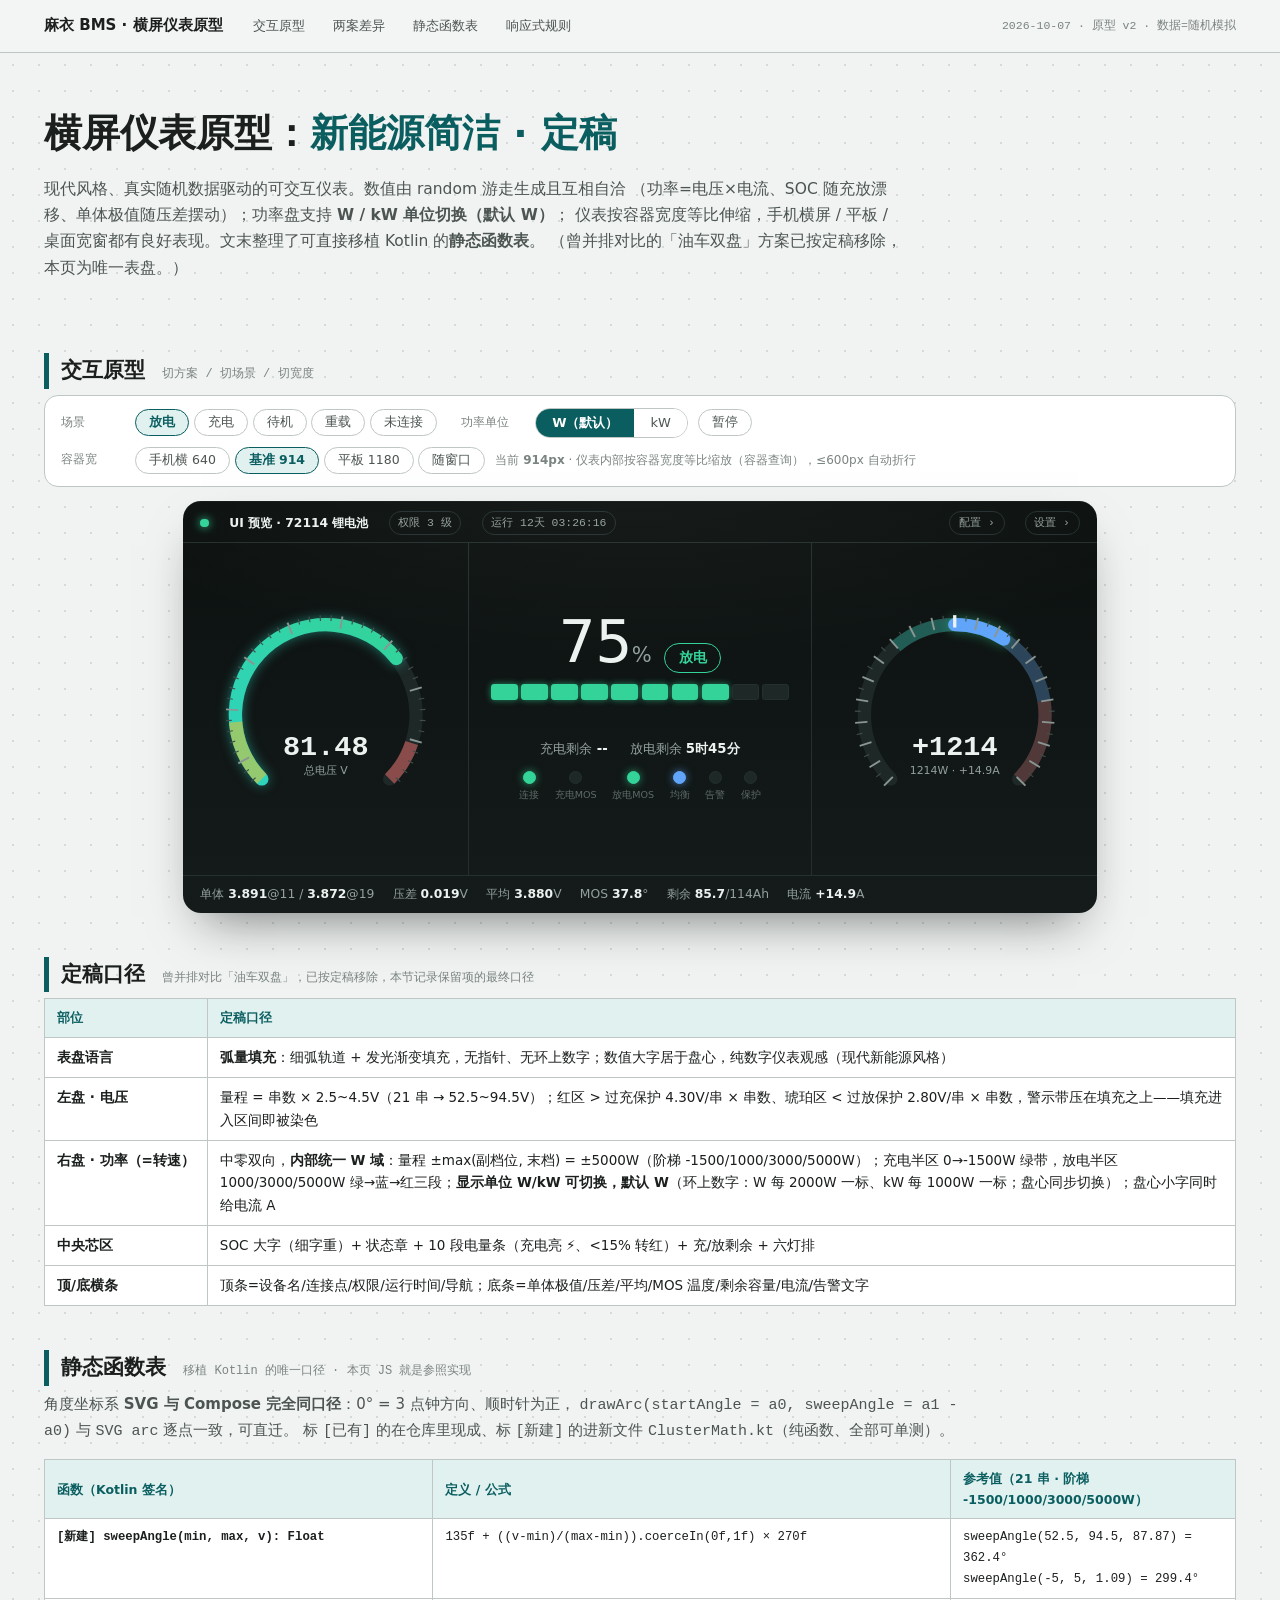
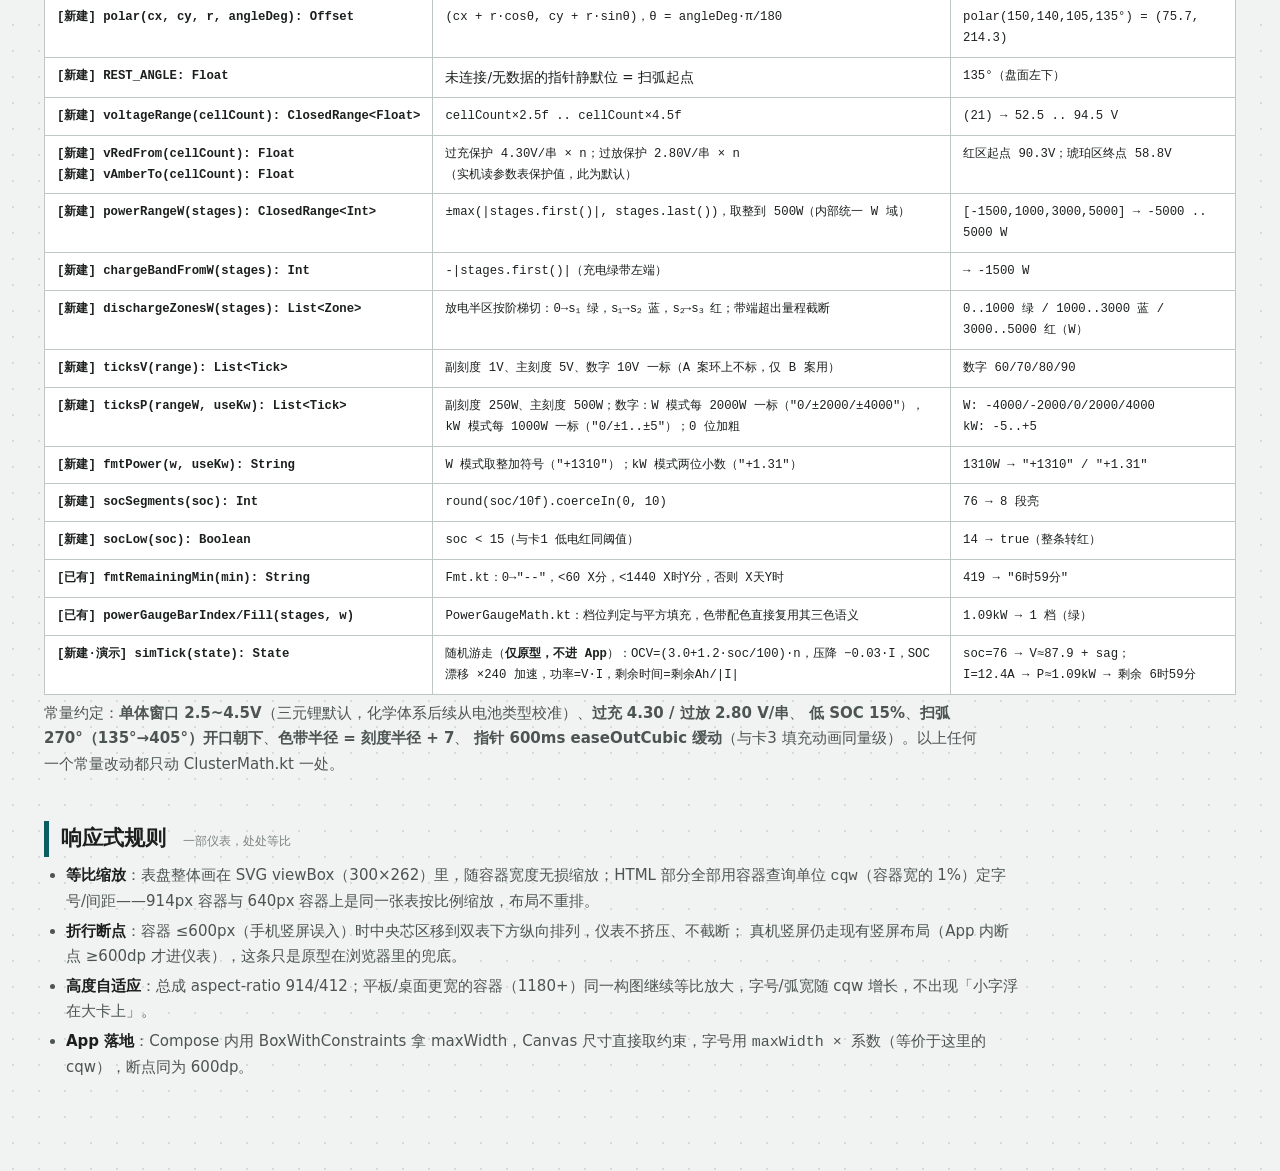
<file: Plan/横屏仪表原型.html>
<!DOCTYPE html>
<html lang="zh-CN">
<head>
<meta charset="UTF-8">
<meta name="viewport" content="width=device-width, initial-scale=1.0">
<title>麻衣 BMS · 横屏仪表原型（A 新能源简洁 / B 油车双盘）</title>
<style>
:root{
  --paper:#F1F3F2; --ink:#1B1F1E; --ink-2:#4C5553; --ink-3:#7A8481;
  --line:#D3DAD7; --line-2:#BEC7C3; --spec:#0B5E60; --spec-bg:#E0F1F0;
  --mono:"Cascadia Code","JetBrains Mono",Consolas,"Courier New",monospace;
  --sans:"PingFang SC","Microsoft YaHei UI","Microsoft YaHei","Noto Sans SC",system-ui,sans-serif;
  /* 仪表现代深色调 */
  --face0:#0C1110; --face1:#141B1A; --face-line:#243030;
  --fg:#ECF2F0; --fg2:#93A09D; --fg3:#5E6B68;
  --track:#1D2827;
  --green:#34D399; --teal:#2DD4BF; --blue:#60A5FA; --amber:#FBBF24; --red:#F87171;
  --violet:#A78BFA;
}
*{margin:0;padding:0;box-sizing:border-box}
body{background:var(--paper);color:var(--ink);font-family:var(--sans);font-size:15px;line-height:1.7;
  background-image:radial-gradient(var(--line) .8px,transparent .8px);background-size:26px 26px}
::selection{background:#B4ECED}
.topbar{position:sticky;top:0;z-index:50;background:color-mix(in srgb,var(--paper) 88%,white);
  backdrop-filter:blur(8px);border-bottom:1.5px solid var(--line-2)}
.topbar-in{max-width:1240px;margin:0 auto;padding:10px 24px;display:flex;align-items:center;gap:18px;flex-wrap:wrap}
.topbar b{font-size:15px}
.topbar nav{display:flex;gap:4px;flex-wrap:wrap}
.topbar nav a{text-decoration:none;font-size:13px;color:var(--ink-2);padding:5px 12px;border-radius:99px}
.topbar nav a:hover{background:var(--spec-bg);color:var(--spec)}
.hero{max-width:1240px;margin:0 auto;padding:40px 24px 4px}
.hero h1{font-size:clamp(26px,3.6vw,38px);font-weight:900;margin:8px 0 10px}
.hero h1 span{color:var(--spec)}
.hero p.sub{max-width:860px;color:var(--ink-2);font-size:15.5px}
.wrap{max-width:1240px;margin:0 auto;padding:24px 24px 90px}
section{margin-top:44px}
h2{font-size:21px;font-weight:900;padding-left:12px;border-left:5px solid var(--spec);margin-bottom:6px}
h2 small{font-family:var(--mono);font-size:12px;color:var(--ink-3);font-weight:400;margin-left:10px}
p.note{color:var(--ink-2);max-width:940px;margin:6px 0 14px}
b.spec{color:var(--spec)}

/* ===== 控制台 ===== */
.console{background:white;border:1.5px solid var(--line-2);border-radius:14px;padding:12px 16px;
  display:flex;flex-direction:column;gap:9px;margin-bottom:14px}
.console .row{display:flex;align-items:center;gap:10px;flex-wrap:wrap}
.console .lab{font-family:var(--mono);font-size:12px;color:var(--ink-3);min-width:64px}
.seg{display:flex;border:1.5px solid var(--line-2);border-radius:99px;overflow:hidden}
.seg button{font-family:var(--sans);font-size:13px;border:none;background:white;color:var(--ink-2);
  padding:5px 16px;cursor:pointer}
.seg button.on{background:var(--spec);color:white;font-weight:700}
.console button.pill{font-family:var(--sans);font-size:12.5px;border:1.5px solid var(--line-2);background:white;
  border-radius:99px;padding:4px 13px;cursor:pointer;color:var(--ink-2)}
.console button.pill:hover{border-color:var(--spec);color:var(--spec)}
.console button.pill.on{border-color:var(--spec);background:var(--spec-bg);color:var(--spec);font-weight:700}
.console .hint{font-size:12px;color:var(--ink-3)}

/* ===== 舞台（宽度可切换以演示响应式） ===== */
.stage-outer{display:flex;justify-content:center}
.stage{width:914px;max-width:100%;transition:width .35s ease;container-type:inline-size}

/* ===== 仪表总成（A/B 共用骨架，容器查询驱动响应式） ===== */
.cluster{background:linear-gradient(180deg,var(--face0),var(--face1));border-radius:18px;
  width:100%;aspect-ratio:914/412;display:flex;flex-direction:column;overflow:hidden;position:relative;
  box-shadow:inset 0 1px 0 rgba(255,255,255,.04),0 24px 48px -20px rgba(12,20,18,.55)}
.cluster::after{content:"";position:absolute;inset:0;border-radius:18px;pointer-events:none;
  background:radial-gradient(120% 90% at 50% -10%,rgba(255,255,255,.05),transparent 55%)}
.c-top{display:flex;align-items:center;gap:2.2cqw;padding:1.1cqw 1.9cqw .7cqw;
  border-bottom:1px solid var(--face-line);font-size:1.35cqw;color:var(--fg2)}
.c-top .dot{width:.95cqw;height:.95cqw;border-radius:99px;background:var(--green);box-shadow:0 0 .9cqw var(--green)}
.c-top .dot.off{background:var(--fg3);box-shadow:none}
.c-top b{color:var(--fg);font-weight:600}
.c-top .sp{flex:1}
.c-top .chip{font-family:var(--mono);font-size:1.25cqw;color:var(--fg2);border:1px solid var(--face-line);
  border-radius:99px;padding:.15cqw .95cqw}
.c-main{flex:1;display:flex;align-items:stretch;min-height:0}
.c-dial{flex:1.08;display:flex;align-items:center;justify-content:center;min-width:0;padding:.4cqw 0}
.c-dial svg{width:100%;height:100%;display:block}
.c-mid{flex:1.18;display:flex;flex-direction:column;justify-content:center;gap:1.15cqw;
  padding:.8cqw 1.6cqw;border-left:1px solid var(--face-line);border-right:1px solid var(--face-line);min-width:0}
.c-soc-row{display:flex;align-items:baseline;justify-content:center;gap:1.4cqw}
.c-soc{font-size:6.4cqw;font-weight:250;color:var(--fg);line-height:1;font-variant-numeric:tabular-nums;letter-spacing:-.01em}
.c-soc i{font-style:normal;font-size:2.3cqw;color:var(--fg2);font-weight:400}
.c-state{font-size:1.5cqw;font-weight:600;color:var(--green);border:1.5px solid var(--green);
  border-radius:99px;padding:.25cqw 1.5cqw;white-space:nowrap}
.c-state.charge{color:var(--teal);border-color:var(--teal)}
.c-state.idle{color:var(--fg2);border-color:var(--face-line)}
.c-bar{display:flex;gap:.34cqw;height:1.85cqw;padding:0 .8cqw}
.c-bar .seg{flex:1;border-radius:.3cqw;background:var(--track);border:1px solid var(--face-line);
  transition:background .4s,border-color .4s,box-shadow .4s}
.c-bar .seg.lit{background:var(--green);border-color:var(--green);
  box-shadow:0 0 .7cqw color-mix(in srgb,var(--green) 60%,transparent)}
.c-bar.low .seg.lit{background:var(--red);border-color:var(--red);
  box-shadow:0 0 .7cqw color-mix(in srgb,var(--red) 60%,transparent)}
.c-bolt{display:flex;justify-content:center;gap:.5cqw;font-size:1.5cqw;height:1.8cqw;color:var(--amber)}
.c-remain{display:flex;justify-content:center;gap:2.4cqw;font-size:1.45cqw;color:var(--fg2);flex-wrap:wrap}
.c-remain b{color:var(--fg);font-weight:600;font-variant-numeric:tabular-nums}
.c-lights{display:flex;justify-content:center;gap:1.7cqw;flex-wrap:wrap}
.c-light{display:flex;flex-direction:column;align-items:center;gap:.35cqw}
.c-light .led{width:1.45cqw;height:1.45cqw;border-radius:99px;background:var(--track);border:1px solid var(--face-line);
  transition:all .4s}
.c-light span{font-size:1.05cqw;color:var(--fg3)}
.c-light.on-green .led{background:var(--green);border-color:var(--green);box-shadow:0 0 .9cqw color-mix(in srgb,var(--green) 65%,transparent)}
.c-light.on-teal .led{background:var(--teal);border-color:var(--teal);box-shadow:0 0 .9cqw color-mix(in srgb,var(--teal) 65%,transparent)}
.c-light.on-blue .led{background:var(--blue);border-color:var(--blue);box-shadow:0 0 .9cqw color-mix(in srgb,var(--blue) 65%,transparent)}
.c-light.on-amber .led{background:var(--amber);border-color:var(--amber);box-shadow:0 0 .9cqw color-mix(in srgb,var(--amber) 65%,transparent)}
.c-light.on-amber span{color:var(--amber)}
.c-light.on-red .led{background:var(--red);border-color:var(--red);box-shadow:0 0 .9cqw color-mix(in srgb,var(--red) 65%,transparent)}
.c-light.on-red span{color:var(--red)}
.c-bot{display:flex;align-items:center;gap:.9cqw 2cqw;flex-wrap:wrap;padding:.9cqw 1.9cqw;
  border-top:1px solid var(--face-line);font-size:1.35cqw;color:var(--fg2)}
.c-bot b{color:var(--fg);font-weight:600;font-variant-numeric:tabular-nums}
.c-bot .warn{color:var(--amber)}
/* 容器查询：窄舞台时中央区移到双表下方，保持可读 */
@container (max-width:600px){
  .c-main{flex-direction:column}
  .c-mid{border:none;border-top:1px solid var(--face-line);padding:.6cqw 2cqw}
  .c-dial{flex:none;height:44cqw}
  .cluster{aspect-ratio:auto}
}

/* ===== 表盘 SVG 元素样式（viewBox 300×262，随容器等比） ===== */
svg .tick{stroke:#414D4A;stroke-width:1.2}
svg .tick.major{stroke:#8A9693;stroke-width:2}
svg .tick.zero{stroke:#ECF2F0;stroke-width:3.5}
svg .ticklabel{fill:#93A09D;font-size:12.5px;font-family:var(--mono)}
svg .dialval{fill:#ECF2F0;font-weight:650;font-family:var(--mono);font-variant-numeric:tabular-nums}
svg .dialsub{fill:#93A09D;font-size:11.5px;font-family:var(--sans)}
svg .needle{stroke:#F2F5F3;stroke-width:3;stroke-linecap:round;filter:drop-shadow(0 0 3px rgba(242,245,243,.35))}
svg .hub{fill:#F2F5F3}
/* A 案：弧量填充 */
svg .nevTrack{fill:none;stroke:var(--track);stroke-width:14;stroke-linecap:round}
svg .nevFill{stroke-width:14;stroke-linecap:round;filter:drop-shadow(0 0 6px rgba(45,212,191,.5))}
svg .nevFillP{stroke-width:14;stroke-linecap:round;filter:drop-shadow(0 0 6px rgba(52,211,153,.45))}
svg .nevAmber{fill:none;stroke:var(--amber);stroke-width:14;opacity:.5}
svg .nevRed{fill:none;stroke:var(--red);stroke-width:14;opacity:.5}
svg .nevChgBand{fill:none;stroke:var(--teal);stroke-width:14;opacity:.3}
svg .nevZone{fill:none;stroke-width:14;opacity:.24}
/* B 案：实体指针 */
svg .iceTrack{fill:none;stroke:var(--track);stroke-width:3}
svg .iceRed{fill:none;stroke:var(--red);stroke-width:4.5;opacity:.9}
svg .iceAmber{fill:none;stroke:var(--amber);stroke-width:4.5;opacity:.85}
svg .iceZone{fill:none;stroke-width:4.5;opacity:.9}
svg .iceChgBand{fill:none;stroke:var(--teal);stroke-width:4.5;opacity:.55}

/* ===== 说明表 ===== */
table.spec-t{border-collapse:collapse;width:100%;background:white;font-size:13.5px}
table.spec-t th{background:var(--spec-bg);color:var(--spec);text-align:left;padding:8px 12px;border:1px solid var(--line-2);
  font-size:12.5px}
table.spec-t td{border:1px solid var(--line-2);padding:8px 12px;vertical-align:top}
table.spec-t td:first-child{white-space:nowrap;font-weight:700}
table.spec-t .mono{font-family:var(--mono);font-size:12.3px}
table.spec-t code{font-family:var(--mono);font-size:12.3px;background:var(--spec-bg);border-radius:4px;padding:1px 5px;color:var(--spec)}
ul.tight{max-width:980px;padding-left:22px;color:var(--ink-2)}
ul.tight li{margin:4px 0}
ul.tight b{color:var(--ink)}
.tag{font-family:var(--mono);font-size:11px;border-radius:5px;padding:1px 6px;margin-left:6px;white-space:nowrap}
.tag.old{background:#E7EBE9;color:var(--ink-2);border:1px solid var(--line-2)}
.tag.new{background:var(--spec-bg);color:var(--spec);border:1px solid color-mix(in srgb,var(--spec) 35%,white)}
@media (max-width:760px){.c-top{font-size:2.4cqw}}
</style>
</head>
<body>

<div class="topbar"><div class="topbar-in">
  <b>麻衣 BMS · 横屏仪表原型</b>
  <nav><a href="#demo">交互原型</a><a href="#diff">两案差异</a><a href="#fn">静态函数表</a><a href="#resp">响应式规则</a></nav>
  <span style="margin-left:auto;font-family:var(--mono);font-size:11.5px;color:var(--ink-3)">2026-10-07 · 原型 v2 · 数据=随机模拟</span>
</div></div>

<div class="hero">
  <h1>横屏仪表原型：<span>新能源简洁 · 定稿</span></h1>
  <p class="sub">现代风格、真实随机数据驱动的可交互仪表。数值由 random 游走生成且互相自洽
  （功率=电压×电流、SOC 随充放漂移、单体极值随压差摆动）；功率盘支持 <b>W / kW 单位切换（默认 W）</b>；
  仪表按容器宽度等比伸缩，手机横屏 / 平板 / 桌面宽窗都有良好表现。文末整理了可直接移植 Kotlin 的<b>静态函数表</b>。
  （曾并排对比的「油车双盘」方案已按定稿移除，本页为唯一表盘。）</p>
</div>

<div class="wrap">

<!-- ============ 交互原型 ============ -->
<section id="demo">
  <h2>交互原型 <small>切方案 / 切场景 / 切宽度</small></h2>

  <div class="console">
    <div class="row">
      <span class="lab">场景</span>
      <span id="scnRow">
        <button class="pill on" data-s="run">放电</button>
        <button class="pill" data-s="chg">充电</button>
        <button class="pill" data-s="idle">待机</button>
        <button class="pill" data-s="big">重载</button>
        <button class="pill" data-s="off">未连接</button>
      </span>
      <span class="lab" style="margin-left:14px">功率单位</span>
      <span class="seg" id="unitSeg">
        <button data-u="w" class="on">W（默认）</button>
        <button data-u="kw">kW</button>
      </span>
      <button class="pill" id="pauseBtn">暂停</button>
    </div>
    <div class="row">
      <span class="lab">容器宽</span>
      <span id="wRow">
        <button class="pill" data-w="640">手机横 640</button>
        <button class="pill on" data-w="914">基准 914</button>
        <button class="pill" data-w="1180">平板 1180</button>
        <button class="pill" data-w="100%">随窗口</button>
      </span>
      <span class="hint">当前 <b class="mono" id="wNow">914px</b> · 仪表内部按容器宽度等比缩放（容器查询），≤600px 自动折行</span>
    </div>
  </div>

  <div class="stage-outer"><div class="stage" id="stage">
    <div class="cluster" id="cluster">
      <div class="c-top">
        <span class="dot" id="topDot"></span><b id="topName">UI 预览 · 72114 锂电池</b>
        <span class="chip" id="topPerm">权限 3 级</span>
        <span class="chip" id="topRun">运行 12天 03:26:15</span>
        <span class="sp"></span>
        <span class="chip">配置 ›</span><span class="chip">设置 ›</span>
      </div>
      <div class="c-main">
        <div class="c-dial"><svg id="dialV" viewBox="0 0 300 262"></svg></div>
        <div class="c-mid">
          <div class="c-soc-row">
            <span class="c-soc"><span id="socNum">76</span><i>%</i></span>
            <span class="c-state" id="stateChip">放电</span>
          </div>
          <div class="c-bar" id="socBar"></div>
          <div class="c-bolt" id="boltRow"></div>
          <div class="c-remain">
            <span>充电剩余 <b id="remChg">--</b></span>
            <span>放电剩余 <b id="remDis">--</b></span>
          </div>
          <div class="c-lights">
            <span class="c-light" id="ledLink"><span class="led"></span><span>连接</span></span>
            <span class="c-light" id="ledChgMos"><span class="led"></span><span>充电MOS</span></span>
            <span class="c-light" id="ledDisMos"><span class="led"></span><span>放电MOS</span></span>
            <span class="c-light" id="ledBal"><span class="led"></span><span>均衡</span></span>
            <span class="c-light" id="ledWarn"><span class="led"></span><span>告警</span></span>
            <span class="c-light" id="ledProt"><span class="led"></span><span>保护</span></span>
          </div>
        </div>
        <div class="c-dial"><svg id="dialP" viewBox="0 0 300 262"></svg></div>
      </div>
      <div class="c-bot">
        <span>单体 <b id="bCellHi">--</b>@<span id="bCellHiIdx">-</span> / <b id="bCellLo">--</b>@<span id="bCellLoIdx">-</span></span>
        <span>压差 <b id="bDelta">--</b>V</span>
        <span>平均 <b id="bAvg">--</b>V</span>
        <span>MOS <b id="bMos">--</b>°</span>
        <span>剩余 <b id="bCap">--</b>/<span id="bCapTotal">114</span>Ah</span>
        <span>电流 <b id="bAmp">--</b>A</span>
        <span class="warn" id="bWarn"></span>
      </div>
    </div>
  </div></div>
</section>

<!-- ============ 定稿口径 ============ -->
<section id="diff">
  <h2>定稿口径 <small>曾并排对比「油车双盘」，已按定稿移除，本节记录保留项的最终口径</small></h2>
  <table class="spec-t">
    <tr><th style="width:150px">部位</th><th>定稿口径</th></tr>
    <tr><td>表盘语言</td><td><b>弧量填充</b>：细弧轨道 + 发光渐变填充，无指针、无环上数字；数值大字居于盘心，纯数字仪表观感（现代新能源风格）</td></tr>
    <tr><td>左盘 · 电压</td><td>量程 = 串数 × 2.5~4.5V（21 串 → 52.5~94.5V）；红区 &gt; 过充保护 4.30V/串 × 串数、琥珀区 &lt; 过放保护 2.80V/串 × 串数，警示带压在填充之上——填充进入区间即被染色</td></tr>
    <tr><td>右盘 · 功率（=转速）</td><td>中零双向，<b>内部统一 W 域</b>：量程 ±max(副档位, 末档) = ±5000W（阶梯 -1500/1000/3000/5000W）；充电半区 0→-1500W 绿带，放电半区 1000/3000/5000W 绿→蓝→红三段；<b>显示单位 W/kW 可切换，默认 W</b>（环上数字：W 每 2000W 一标、kW 每 1000W 一标；盘心同步切换）；盘心小字同时给电流 A</td></tr>
    <tr><td>中央芯区</td><td>SOC 大字（细字重）+ 状态章 + 10 段电量条（充电亮 ⚡、&lt;15% 转红）+ 充/放剩余 + 六灯排</td></tr>
    <tr><td>顶/底横条</td><td>顶条=设备名/连接点/权限/运行时间/导航；底条=单体极值/压差/平均/MOS 温度/剩余容量/电流/告警文字</td></tr>
  </table>
</section>

<!-- ============ 静态函数表 ============ -->
<section id="fn">
  <h2>静态函数表 <small>移植 Kotlin 的唯一口径 · 本页 JS 就是参照实现</small></h2>
  <p class="note">角度坐标系 <b>SVG 与 Compose 完全同口径</b>：0° = 3 点钟方向、顺时针为正，
  <code>drawArc(startAngle = a0, sweepAngle = a1 - a0)</code> 与 <code>SVG arc</code> 逐点一致，可直迁。
  标 <code class="mono">[已有]</code> 的在仓库里现成、标 <code class="mono">[新建]</code> 的进新文件
  <code>ClusterMath.kt</code>（纯函数、全部可单测）。</p>
  <table class="spec-t">
    <tr><th style="width:290px">函数（Kotlin 签名）</th><th>定义 / 公式</th><th>参考值（21 串 · 阶梯 -1500/1000/3000/5000W）</th></tr>
    <tr><td class="mono">[新建] sweepAngle(min, max, v): Float</td><td class="mono">135f + ((v-min)/(max-min)).coerceIn(0f,1f) × 270f</td><td class="mono">sweepAngle(52.5, 94.5, 87.87) = 362.4°<br>sweepAngle(-5, 5, 1.09) = 299.4°</td></tr>
    <tr><td class="mono">[新建] polar(cx, cy, r, angleDeg): Offset</td><td class="mono">(cx + r·cosθ, cy + r·sinθ)，θ = angleDeg·π/180</td><td class="mono">polar(150,140,105,135°) = (75.7, 214.3)</td></tr>
    <tr><td class="mono">[新建] REST_ANGLE: Float</td><td>未连接/无数据的指针静默位 = 扫弧起点</td><td class="mono">135°（盘面左下）</td></tr>
    <tr><td class="mono">[新建] voltageRange(cellCount): ClosedRange&lt;Float&gt;</td><td class="mono">cellCount×2.5f .. cellCount×4.5f</td><td class="mono">(21) → 52.5 .. 94.5 V</td></tr>
    <tr><td class="mono">[新建] vRedFrom(cellCount): Float<br>[新建] vAmberTo(cellCount): Float</td><td class="mono">过充保护 4.30V/串 × n；过放保护 2.80V/串 × n<br>（实机读参数表保护值，此为默认）</td><td class="mono">红区起点 90.3V；琥珀区终点 58.8V</td></tr>
    <tr><td class="mono">[新建] powerRangeW(stages): ClosedRange&lt;Int&gt;</td><td class="mono">±max(|stages.first()|, stages.last())，取整到 500W（内部统一 W 域）</td><td class="mono">[-1500,1000,3000,5000] → -5000 .. 5000 W</td></tr>
    <tr><td class="mono">[新建] chargeBandFromW(stages): Int</td><td class="mono">-|stages.first()|（充电绿带左端）</td><td class="mono">→ -1500 W</td></tr>
    <tr><td class="mono">[新建] dischargeZonesW(stages): List&lt;Zone&gt;</td><td class="mono">放电半区按阶梯切：0→s₁ 绿，s₁→s₂ 蓝，s₂→s₃ 红；带端超出量程截断</td><td class="mono">0..1000 绿 / 1000..3000 蓝 / 3000..5000 红（W）</td></tr>
    <tr><td class="mono">[新建] ticksV(range): List&lt;Tick&gt;</td><td class="mono">副刻度 1V、主刻度 5V、数字 10V 一标（A 案环上不标，仅 B 案用）</td><td class="mono">数字 60/70/80/90</td></tr>
    <tr><td class="mono">[新建] ticksP(rangeW, useKw): List&lt;Tick&gt;</td><td class="mono">副刻度 250W、主刻度 500W；数字：W 模式每 2000W 一标（"0/±2000/±4000"），kW 模式每 1000W 一标（"0/±1..±5"）；0 位加粗</td><td class="mono">W: -4000/-2000/0/2000/4000<br>kW: -5..+5</td></tr>
    <tr><td class="mono">[新建] fmtPower(w, useKw): String</td><td class="mono">W 模式取整加符号（"+1310"）；kW 模式两位小数（"+1.31"）</td><td class="mono">1310W → "+1310" / "+1.31"</td></tr>
    <tr><td class="mono">[新建] socSegments(soc): Int</td><td class="mono">round(soc/10f).coerceIn(0, 10)</td><td class="mono">76 → 8 段亮</td></tr>
    <tr><td class="mono">[新建] socLow(soc): Boolean</td><td class="mono">soc &lt; 15（与卡1 低电红同阈值）</td><td class="mono">14 → true（整条转红）</td></tr>
    <tr><td class="mono">[已有] fmtRemainingMin(min): String</td><td class="mono">Fmt.kt：0→"--"，&lt;60 X分，&lt;1440 X时Y分，否则 X天Y时</td><td class="mono">419 → "6时59分"</td></tr>
    <tr><td class="mono">[已有] powerGaugeBarIndex/Fill(stages, w)</td><td class="mono">PowerGaugeMath.kt：档位判定与平方填充，色带配色直接复用其三色语义</td><td class="mono">1.09kW → 1 档（绿）</td></tr>
    <tr><td class="mono">[新建·演示] simTick(state): State</td><td class="mono">随机游走（<b>仅原型，不进 App</b>）：OCV=(3.0+1.2·soc/100)·n，压降 −0.03·I，SOC 漂移 ×240 加速，功率=V·I，剩余时间=剩余Ah/|I|</td><td class="mono">soc=76 → V≈87.9 + sag；<br>I=12.4A → P≈1.09kW → 剩余 6时59分</td></tr>
  </table>
  <p class="note">常量约定：<b>单体窗口 2.5~4.5V</b>（三元锂默认，化学体系后续从电池类型校准）、<b>过充 4.30 / 过放 2.80 V/串</b>、
  <b>低 SOC 15%</b>、<b>扫弧 270°（135°→405°）开口朝下</b>、<b>色带半径 = 刻度半径 + 7</b>、
  <b>指针 600ms easeOutCubic 缓动</b>（与卡3 填充动画同量级）。以上任何一个常量改动都只动 ClusterMath.kt 一处。</p>
</section>

<!-- ============ 响应式规则 ============ -->
<section id="resp">
  <h2>响应式规则 <small>一部仪表，处处等比</small></h2>
  <ul class="tight">
    <li><b>等比缩放</b>：表盘整体画在 SVG viewBox（300×262）里，随容器宽度无损缩放；HTML 部分全部用容器查询单位
    <code class="mono">cqw</code>（容器宽的 1%）定字号/间距——914px 容器与 640px 容器上是同一张表按比例缩放，布局不重排。</li>
    <li><b>折行断点</b>：容器 ≤600px（手机竖屏误入）时中央芯区移到双表下方纵向排列，仪表不挤压、不截断；
    真机竖屏仍走现有竖屏布局（App 内断点 ≥600dp 才进仪表），这条只是原型在浏览器里的兜底。</li>
    <li><b>高度自适应</b>：总成 aspect-ratio 914/412；平板/桌面更宽的容器（1180+）同一构图继续等比放大，字号/弧宽随 cqw 增长，不出现「小字浮在大卡上」。</li>
    <li><b>App 落地</b>：Compose 内用 BoxWithConstraints 拿 maxWidth，Canvas 尺寸直接取约束，字号用
    <code class="mono">maxWidth × 系数</code>（等价于这里的 cqw），断点同为 600dp。</li>
  </ul>
</section>

</div>

<script>
/* ================================================================
   共享几何（= 文档「静态函数表」的 JS 参照实现）
   ================================================================ */
const START = 135, SWEEP = 270;          // 270° 扫弧，开口朝下
const CX = 150, CY = 138, R = 105;       // 表盘 viewBox 300×262
const NS = "http://www.w3.org/2000/svg";
const CELL_N = 21, CAP_AH = 114;
const V_MIN = CELL_N * 2.5, V_MAX = CELL_N * 4.5;      // 52.5 .. 94.5
const V_RED = 4.30 * CELL_N, V_AMBER = 2.80 * CELL_N;  // 90.3 / 58.8
const STAGES_W = [-1500, 1000, 3000, 5000];            // AppStore.powerStagesW 同构
const P_MAX_W = Math.max(Math.abs(STAGES_W[0]), STAGES_W[STAGES_W.length - 1]);   // 5000 W
const P_CHG_W = Math.abs(STAGES_W[0]);                 // 1500 W
const ZONES_W = [                                      // 放电半区色带（W），hex：SVG 属性不吃 CSS var()
  {from:0, to:STAGES_W[1], color:"#34D399"},
  {from:STAGES_W[1], to:STAGES_W[2], color:"#60A5FA"},
  {from:STAGES_W[2], to:STAGES_W[3], color:"#F87171"},
];

const clamp01 = x => Math.max(0, Math.min(1, x));
const ang = (min, max, v) => START + clamp01((v - min) / (max - min)) * SWEEP;
const rad = d => d * Math.PI / 180;
const polar = (r, aDeg) => [CX + r * Math.cos(rad(aDeg)), CY + r * Math.sin(rad(aDeg))];
function arcPath(r, a0, a1){
  const [x0,y0] = polar(r, a0), [x1,y1] = polar(r, a1);
  return `M ${x0.toFixed(2)} ${y0.toFixed(2)} A ${r} ${r} 0 ${(a1-a0)>180?1:0} 1 ${x1.toFixed(2)} ${y1.toFixed(2)}`;
}
function el(tag, attrs, css){
  const e = document.createElementNS(NS, tag);
  for(const k in attrs) e.setAttribute(k, attrs[k]);
  if(css) e.setAttribute("class", css);
  return e;
}

/* ===== 通用刻度环生成：fmtLabel(t) 返回 null = 不标数字；首根对齐 minor 网格 ===== */
function buildTicks(svg, min, max, minor, major, fmtLabel, showLabels, zeroBold){
  for(let t = Math.ceil(min / minor - 1e-9) * minor; t <= max + 1e-9; t += minor){
    const isMajor = Math.abs(t / major - Math.round(t / major)) < 1e-6;
    const a = ang(min, max, t), len = isMajor ? 13 : 6;
    const [x0,y0] = polar(R, a), [x1,y1] = polar(R - len, a);
    const zero = zeroBold && Math.abs(t) < 1e-9;
    svg.appendChild(el("line", {x1:x0.toFixed(2), y1:y0.toFixed(2), x2:x1.toFixed(2), y2:y1.toFixed(2),
      class: zero ? "tick zero" : (isMajor ? "tick major" : "tick minor")}));
    if(showLabels && isMajor){
      const lab = fmtLabel ? fmtLabel(t) : String(Math.round(t));
      if(lab == null) continue;
      const [lx,ly] = polar(R - 26, a);
      const txt = el("text", {x:lx.toFixed(2), y:(ly+4).toFixed(2), "text-anchor":"middle", class:"ticklabel"});
      txt.textContent = lab;
      svg.appendChild(txt);
    }
  }
}
/* ===== 通用盘心文字 ===== */
function buildCenter(svg, valSize){
  const val = el("text", {x:CX, y:CY+42, "text-anchor":"middle", class:"dialval"});
  val.setAttribute("font-size", valSize);
  const sub = el("text", {x:CX, y:CY+62, "text-anchor":"middle", class:"dialsub"});
  svg.appendChild(val); svg.appendChild(sub);
  return {val, sub};
}
/* ===== 缓动指针/弧动画器：值 → 渲染回调 ===== */
function animator(render){
  let cur = null, from = null, to = null, t0 = 0, raf = 0;
  const ease = t => 1 - Math.pow(1 - t, 3);
  function frame(ts){
    if(!t0) t0 = ts;
    const k = Math.min(1, (ts - t0) / 600);
    render(from + (to - from) * ease(k));
    if(k < 1) raf = requestAnimationFrame(frame); else cur = to;
  }
  return {
    set(v){
      if(cur === null){ cur = v; render(v); return; }
      from = cur; to = v; t0 = 0;
      cancelAnimationFrame(raf); raf = requestAnimationFrame(frame);
    },
    snap(v){ cur = v; cancelAnimationFrame(raf); render(v); }
  };
}

/* ================================================================
   A · 新能源简洁（弧量填充，无指针）
   ================================================================ */
function buildNev(svgV, svgP){
  const defs = el("defs", {});
  defs.innerHTML =
    `<linearGradient id="gv" x1="0" y1="1" x2="1" y2="0">
       <stop offset="0" stop-color="#2DD4BF"/><stop offset="1" stop-color="#34D399"/></linearGradient>`;
  svgV.appendChild(defs);
  // 电压：满弧轨道 + 值弧 + 红/琥珀端
  svgV.appendChild(el("path", {d:arcPath(R-10, START, START+SWEEP), class:"nevTrack"}));
  const amberV = el("path", {d:arcPath(R-10, START, ang(V_MIN,V_MAX,V_AMBER)), class:"nevAmber"});
  const redV = el("path", {d:arcPath(R-10, ang(V_MIN,V_MAX,V_RED), START+SWEEP), class:"nevRed"});
  const fillV = el("path", {d:"", class:"nevFill", fill:"none", stroke:"url(#gv)"});
  svgV.appendChild(fillV);
  // 警示带压在填充之上：填充进入区间即被染色（低电琥珀 / 过充红）
  svgV.appendChild(amberV); svgV.appendChild(redV);
  buildTicks(svgV, V_MIN, V_MAX, 1, 5, 10, false, false);
  const cv = buildCenter(svgV, 30);
  // 功率：满弧轨道 + 中零双向填充（W 域；0 位右侧按阶梯三色带、左侧充电绿带）
  svgP.appendChild(el("path", {d:arcPath(R-10, START, START+SWEEP), class:"nevTrack"}));
  svgP.appendChild(el("path", {d:arcPath(R-10, ang(-P_MAX_W,P_MAX_W,-P_CHG_W), ang(-P_MAX_W,P_MAX_W,0)), class:"nevChgBand"}));
  ZONES_W.forEach(z => svgP.appendChild(el("path", {
    d:arcPath(R-10, ang(-P_MAX_W,P_MAX_W,z.from), ang(-P_MAX_W,P_MAX_W,z.to)), class:"nevZone", stroke:z.color})));
  const fillP = el("path", {d:"", class:"nevFillP"});
  svgP.appendChild(fillP);
  buildTicks(svgP, -P_MAX_W, P_MAX_W, 250, 500, fmtLabelP, false, true);
  const cp = buildCenter(svgP, 30);
  const av = animator(f => fillV.setAttribute("d", f <= V_MIN ? "" :
      arcPath(R-10, START, ang(V_MIN, V_MAX, f))));
  const ap = animator(w => {
    const zero = ang(-P_MAX_W, P_MAX_W, 0), a = ang(-P_MAX_W, P_MAX_W, w);
    fillP.setAttribute("d", Math.abs(w) < 1 ? "" : arcPath(R-10, Math.min(zero, a), Math.max(zero, a)));
    fillP.setAttribute("stroke", w < -2 ? "var(--teal)" : w > 2 ? zoneColorW(w) : "var(--fg2)");
  });
  return {
    setV(v){ av.set(v); cv.val.textContent = v.toFixed(2); cv.sub.textContent = "总电压 V"; },
    setP(w, subTxt){ ap.set(w);
      cp.val.textContent = fmtPowerVal(w);
      cp.sub.textContent = subTxt; },
    rest(){ av.snap(V_MIN); ap.snap(0); cv.val.textContent = "--"; cv.sub.textContent = "";
      cp.val.textContent = "--"; cp.sub.textContent = ""; }
  };
}
const zoneColorW = w => { for(const z of ZONES_W) if(w <= z.to + 1e-9) return z.color; return "#F87171"; };

/* ===== 功率显示单位（W 默认 / kW 可切换，localStorage 记忆） ===== */
let useKw = localStorage.getItem("maibmsPowerKw") === "1";   // 默认 W
const fmtLabelP = t => {                                     // 环上数字：W 每 2k 一标，kW 每 1k 一标
  if (t % 2000 !== 0) return null;
  if (useKw) return (t > 0 ? "+" : "") + t / 1000;
  return t === 0 ? "0" : String(t);
};
const fmtPowerVal = w => useKw ? (w > 0 ? "+" : "") + (w / 1000).toFixed(2)
                              : (w > 0 ? "+" : "") + Math.round(w);
const fmtPowerSub = (w, a) => (w < 0 ? "充电 " : "") +
  (useKw ? Math.abs(w / 1000).toFixed(2) + "kW" : Math.round(Math.abs(w)) + "W") +
  " · " + (a > 0 ? "+" : "") + a.toFixed(1) + "A";

/* ===== 当前仪表实例与渲染 ===== */
const svgV = document.getElementById("dialV"), svgP = document.getElementById("dialP");
let inst = null;
function initCluster(){
  svgV.innerHTML = ""; svgP.innerHTML = "";
  inst = buildNev(svgV, svgP);
  render();
}

/* ================================================================
   随机数据模拟（仅原型演示）：随机游走 + 物理自洽
   ================================================================ */
const SCN = {
  run:  {iMin:8,  iMax:25},                       // 放电
  chg:  {iMin:-18, iMax:-8},                      // 充电
  idle: {iMin:-1, iMax:1},                        // 待机
  big:  {iMin:35, iMax:50, warnOver:42},          // 重载（超 42A 挂过流告警）
};
const S = { mode:"nev", scn:"run", paused:false, connected:true,
  soc:76, i:12.4, v:87.9, mos:38, runSec:12*86400+3*3600+26*60+15, warn:false,
  cellJit: Array.from({length:CELL_N}, () => (Math.random()-0.5) * 0.02) };

function simStep(){
  const sc = SCN[S.scn];
  // 电流随机游走并平滑；SOC 触底/充满时模拟保护板切断（放电 MOS 停发）
  const empty = S.soc <= 0.05 && S.i > 0, full = S.soc >= 99.95 && S.i < 0;
  if (!empty && !full) {
    const target = sc.iMin + Math.random() * (sc.iMax - sc.iMin);
    S.i += (target - S.i) * 0.35 + (Math.random() - 0.5) * 1.2;
    S.i = Math.max(sc.iMin - 1, Math.min(sc.iMax + 1, S.i));
  } else {
    S.i += (0 - S.i) * 0.5;                     // MOS 切断，电流归零
  }
  // SOC 漂移（演示 ×240 加速）
  S.soc -= S.i / 3600 / CAP_AH * 100 * 240 * 0.9;
  S.soc = Math.max(0, Math.min(100, S.soc));
  // 电压 = OCV − 压降 + 抖动
  const ocv = (3.0 + 1.2 * S.soc / 100) * CELL_N;
  S.v = Math.max(V_MIN + 1.5, Math.min(V_MAX - 1.5, ocv - S.i * 0.03 + (Math.random() - 0.5) * 0.12));
  // 温度随机游走：重载偏高
  const mosBase = S.scn === "big" ? 44 : 33;
  S.mos = Math.max(25, Math.min(60, S.mos + (Math.random()-0.45) * 0.8 + (mosBase - S.mos) * 0.06));
  S.runSec += 1;
  S.warn = !!(sc.warnOver && S.i > sc.warnOver);
  // 单体抖动缓慢漂移（压差 5~60mV）
  S.cellJit = S.cellJit.map(j => Math.max(-0.03, Math.min(0.03, j + (Math.random()-0.5) * 0.006)));
  render();
}

function fmtRemainMin(min){
  if(!(min > 0)) return "--";
  if(min < 60) return Math.round(min) + "分";
  if(min < 1440){ const h = min/60|0, m = Math.round(min%60); return m ? h+"时"+m+"分" : h+"时"; }
  const d = min/1440|0, h = Math.round(min%1440/60); return h ? d+"天"+h+"时" : d+"天";
}

function render(){
  const on = S.connected;
  const powerW = S.v * S.i;
  // 双盘
  if(on){
    inst.setV(S.v);
    inst.setP(powerW, fmtPowerSub(powerW, S.i));
  } else inst.rest();
  // 中央芯区
  document.getElementById("socNum").textContent = on ? Math.round(S.soc) : "--";
  const chip = document.getElementById("stateChip");
  chip.textContent = !on ? "未连接" : S.i < -0.2 ? "充电" : S.i > 0.2 ? "放电" : "待机";
  chip.className = "c-state" + (!on ? " idle" : S.i < -0.2 ? " charge" : S.i > 0.2 ? "" : " idle");
  const bar = document.getElementById("socBar");
  const lit = on ? Math.round(S.soc / 10) : 0;
  [...bar.children].forEach((s, i2) => s.classList.toggle("lit", i2 < lit));
  bar.classList.toggle("low", on && S.soc < 15);
  document.getElementById("boltRow").textContent = (on && S.i < -0.2) ? "⚡ ⚡" : "";
  const remainAh = S.soc / 100 * CAP_AH;
  document.getElementById("remChg").textContent = (on && S.i < -0.5) ?
    fmtRemainMin((CAP_AH - remainAh) / Math.abs(S.i) * 60) : "--";
  document.getElementById("remDis").textContent = (on && S.i > 0.5) ?
    fmtRemainMin(remainAh / S.i * 60) : "--";
  // 灯
  const L = (id, cls, on2) => document.getElementById(id).className = "c-light" + (on2 ? " " + cls : "");
  L("ledLink", "on-green", on);
  L("ledChgMos", "on-teal", on && S.i < -0.2);
  L("ledDisMos", "on-green", on && S.i > 0.2);
  L("ledBal", "on-blue", on && S.soc > 60 && S.soc < 95);   // 演示：高电量段均衡
  L("ledWarn", "on-amber", on && S.warn);
  L("ledProt", "on-red", false);
  // 顶/底条
  document.getElementById("topDot").className = "dot" + (on ? "" : " off");
  document.getElementById("bWarn").textContent = on && S.warn ? "⚠ 放电过流告警" : "";
  const vc = S.v / CELL_N;
  const hi = vc + Math.max(...S.cellJit), lo = vc + Math.min(...S.cellJit);
  document.getElementById("bCellHi").textContent = on ? hi.toFixed(3) : "--";
  document.getElementById("bCellHiIdx").textContent = on ? S.cellJit.indexOf(Math.max(...S.cellJit)) + 1 : "-";
  document.getElementById("bCellLo").textContent = on ? lo.toFixed(3) : "--";
  document.getElementById("bCellLoIdx").textContent = on ? S.cellJit.indexOf(Math.min(...S.cellJit)) + 1 : "-";
  document.getElementById("bDelta").textContent = on ? (hi - lo).toFixed(3) : "--";
  document.getElementById("bAvg").textContent = on ? vc.toFixed(3) : "--";
  document.getElementById("bMos").textContent = on ? S.mos.toFixed(1) : "--";
  document.getElementById("bCap").textContent = on ? remainAh.toFixed(1) : "--";
  document.getElementById("bAmp").textContent = on ? (S.i > 0 ? "+" : "") + S.i.toFixed(1) : "--";
  document.getElementById("topRun").textContent = "运行 " + fmtRun(S.runSec);
  document.getElementById("cluster").style.opacity = on ? 1 : .82;
}
function fmtRun(sec){
  const d = sec/86400|0;
  const hms = [sec%86400/3600|0, sec%3600/60|0, sec%60|0].map(x => String(x).padStart(2,"0")).join(":");
  return (d ? d+"天 " : "") + hms;
}

/* ===== 控制台接线 ===== */
document.getElementById("unitSeg").addEventListener("click", e => {
  const b = e.target.closest("button"); if(!b) return;
  document.querySelectorAll("#unitSeg button").forEach(x => x.classList.toggle("on", x === b));
  useKw = b.dataset.u === "kw";
  localStorage.setItem("maibmsPowerKw", useKw ? "1" : "0");
  initCluster();                       // 刻度标签与盘心格式随单位，整盘重建
});
document.getElementById("scnRow").addEventListener("click", e => {
  const b = e.target.closest("button"); if(!b) return;
  document.querySelectorAll("#scnRow button").forEach(x => x.classList.toggle("on", x === b));
  S.scn = b.dataset.s; S.connected = S.scn !== "off"; render();
});
document.getElementById("pauseBtn").addEventListener("click", e => {
  S.paused = !S.paused; e.target.classList.toggle("on", S.paused);
  e.target.textContent = S.paused ? "继续" : "暂停";
});
document.getElementById("wRow").addEventListener("click", e => {
  const b = e.target.closest("button"); if(!b) return;
  document.querySelectorAll("#wRow button").forEach(x => x.classList.toggle("on", x === b));
  const w = b.dataset.w;
  document.getElementById("stage").style.width = w === "100%" ? "100%" : w + "px";
  document.getElementById("wNow").textContent = w === "100%" ? "随窗口" : w + "px";
});

/* ===== SOC 段初始化 + 启动 ===== */
const bar = document.getElementById("socBar");
for(let i2 = 0; i2 < 10; i2++) bar.appendChild(Object.assign(document.createElement("span"), {className:"seg"}));
document.querySelectorAll("#unitSeg button").forEach(x =>
  x.classList.toggle("on", (x.dataset.u === "kw") === useKw));
initCluster();
setInterval(() => { if(!S.paused && S.connected) simStep(); }, 900);
</script>
</body>
</html>
</file>
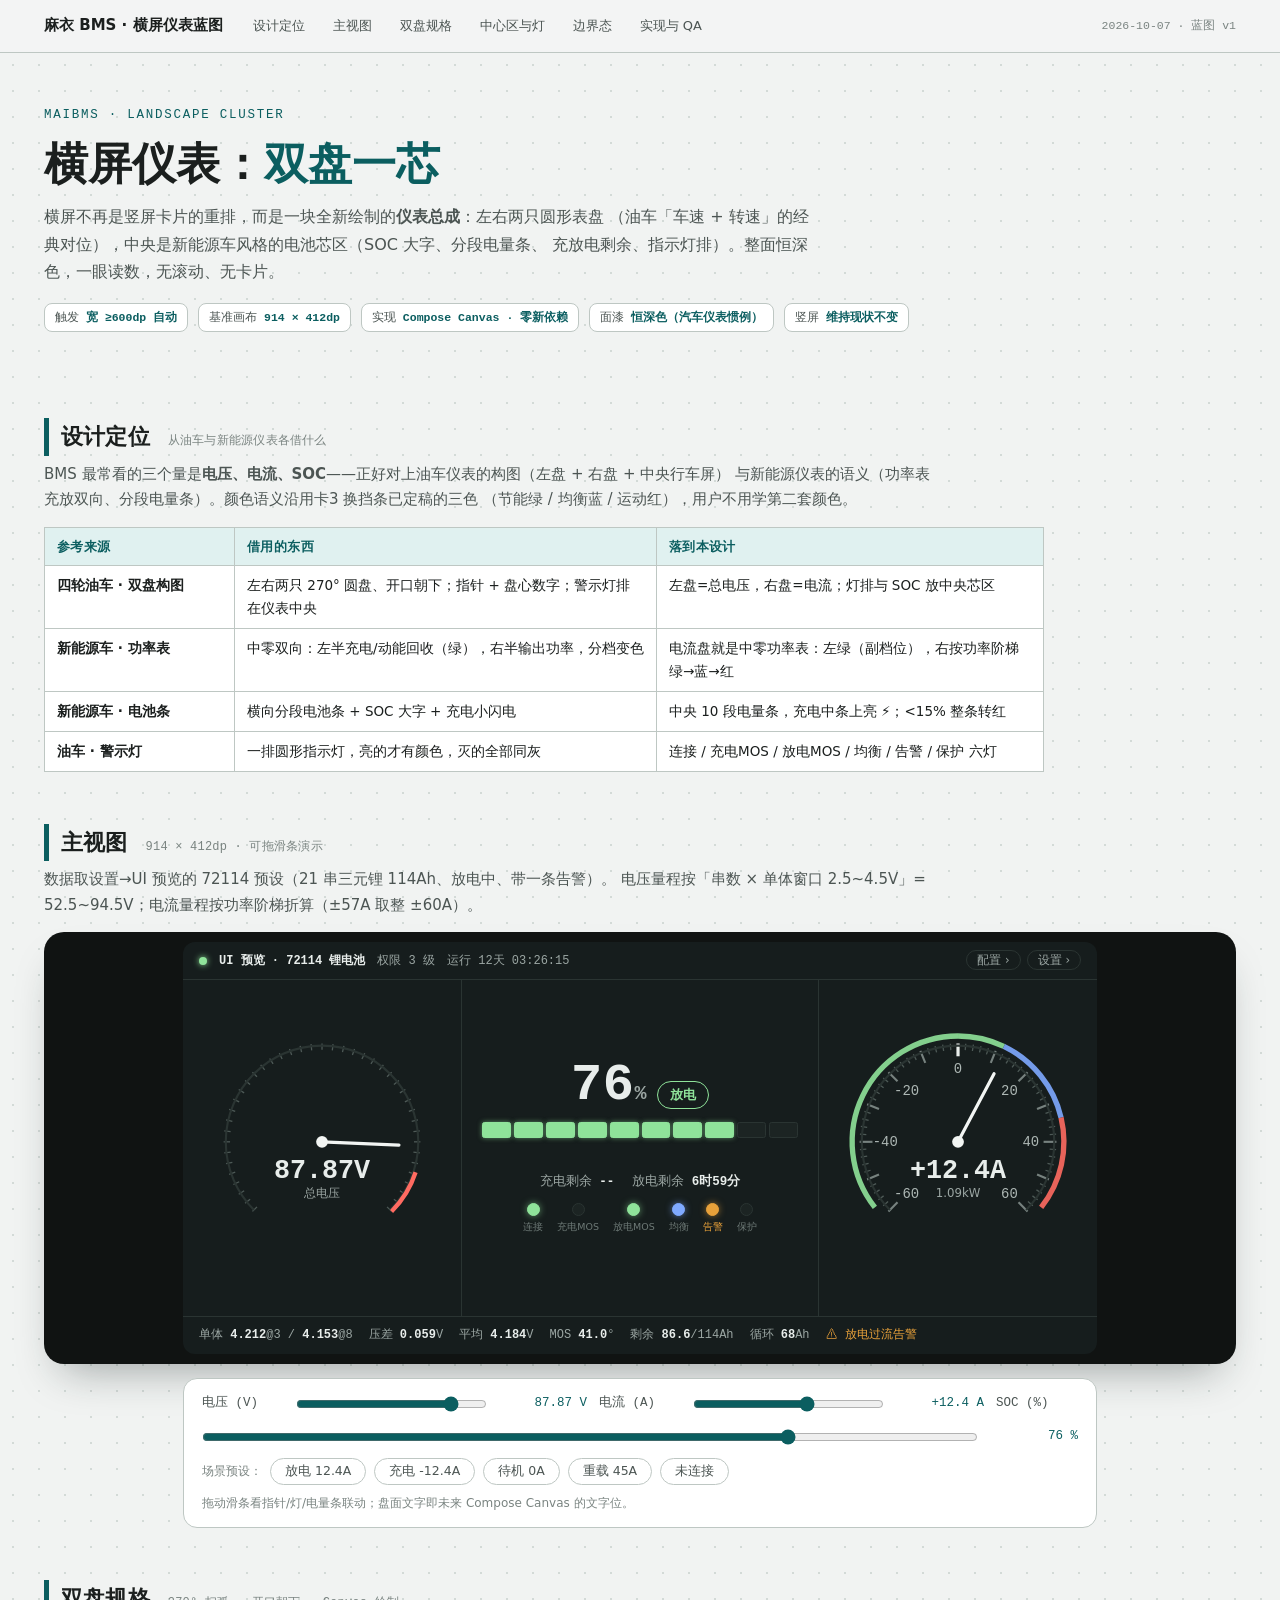
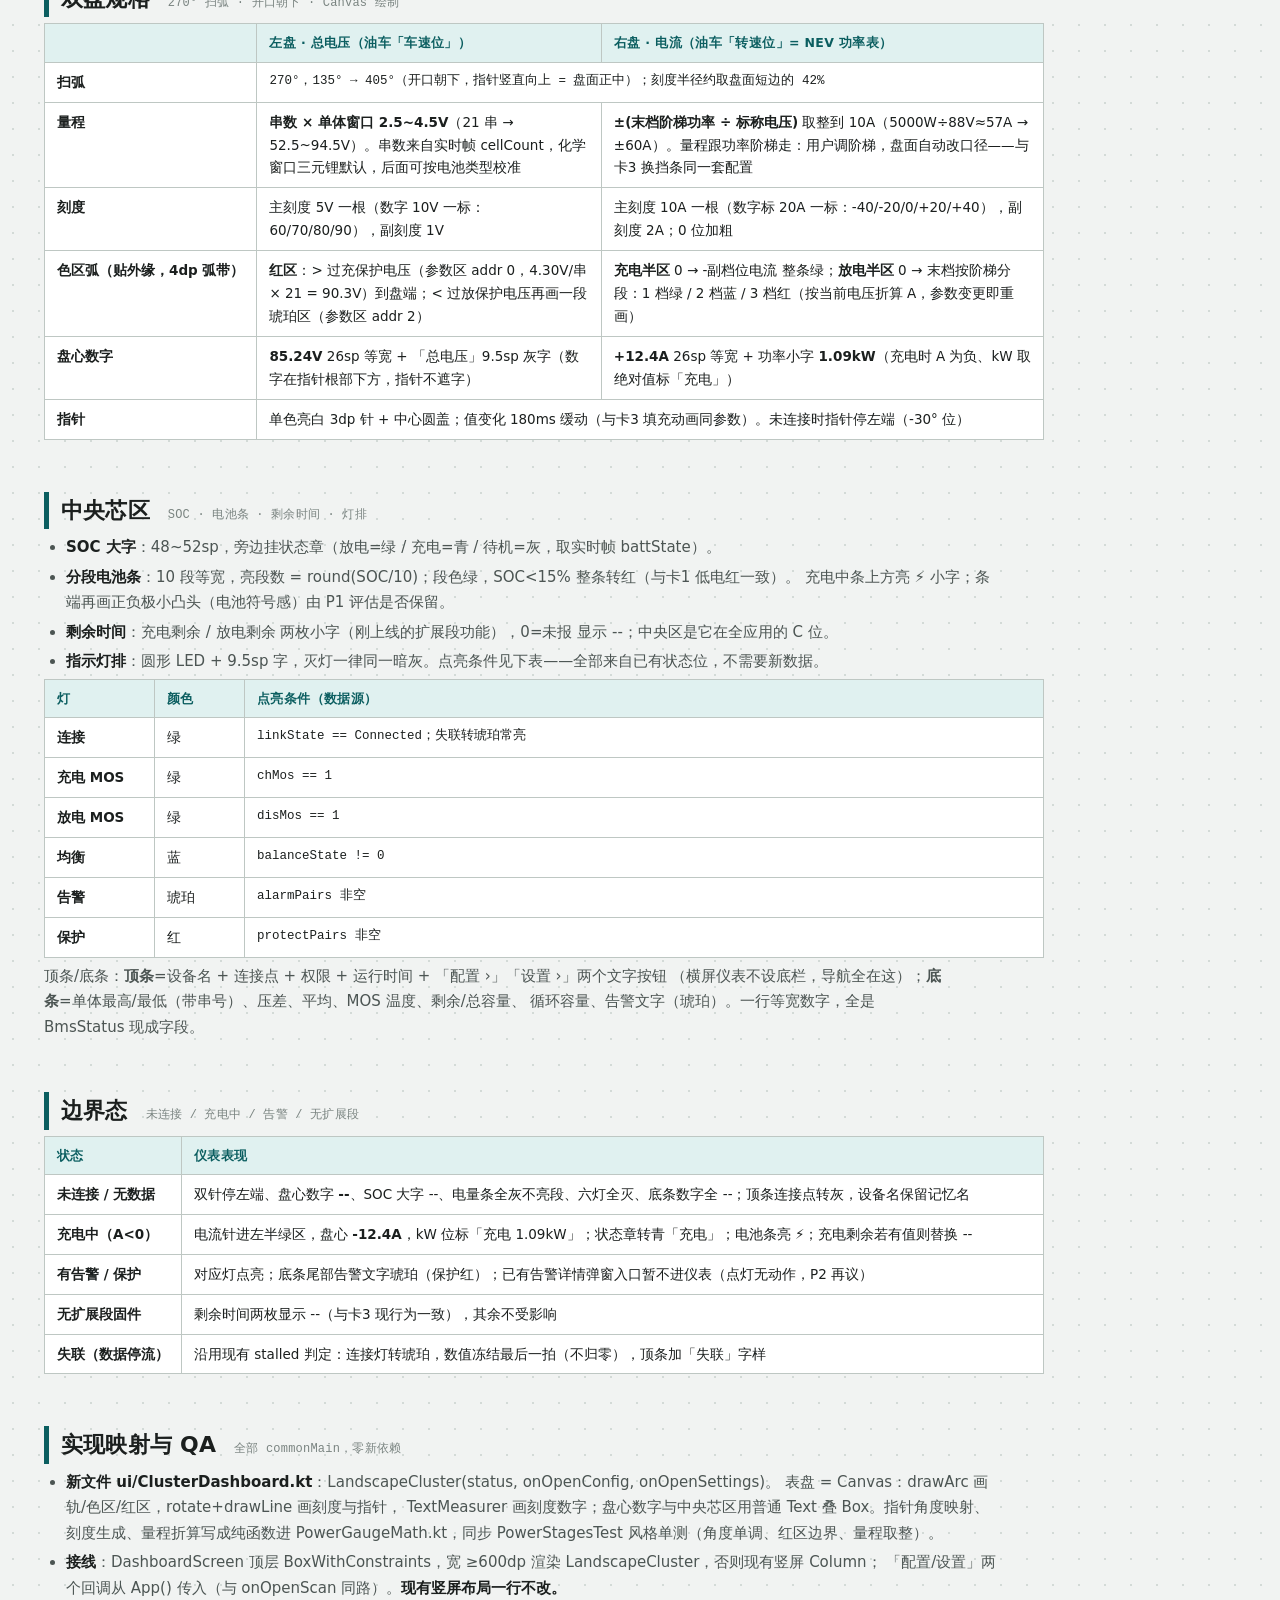
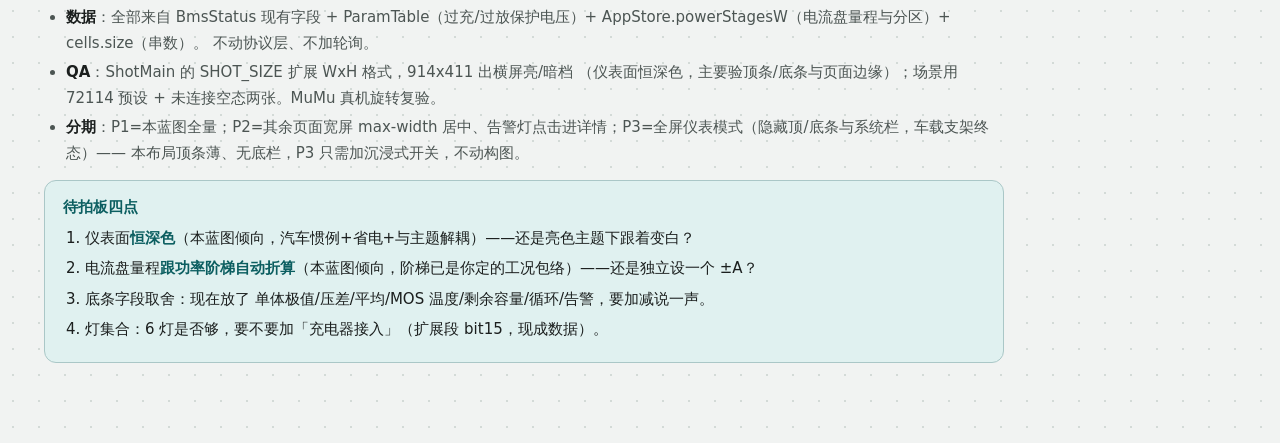
<file: Plan/横屏仪表蓝图.html>
<!DOCTYPE html>
<html lang="zh-CN">
<head>
<meta charset="UTF-8">
<meta name="viewport" content="width=device-width, initial-scale=1.0">
<title>麻衣 BMS · 横屏仪表蓝图（双盘一芯）</title>
<style>
:root{
  --paper:#F1F3F2; --ink:#1B1F1E; --ink-2:#4C5553; --ink-3:#7A8481;
  --line:#D3DAD7; --line-2:#BEC7C3;
  --spec:#0B5E60; --spec-bg:#E0F1F0;
  --mono:"Cascadia Code","JetBrains Mono",Consolas,"Courier New",monospace;
  --sans:"PingFang SC","Microsoft YaHei UI","Microsoft YaHei","Noto Sans SC",system-ui,sans-serif;
  /* 仪表面（恒深色，与 App 深色主题同源） */
  --face:#161D1D; --face-2:#1C2423; --face-line:#2A3432;
  --c-fg:#E8EDEB; --c-fg2:#9BA6A3; --c-fg3:#6E7A77;
  --c-tick:#4E5A57; --c-label:#AEB8B5;
  --c-green:#8FE39A; --c-teal:#5AC8BE; --c-blue:#7FA9FF; --c-amber:#E8A13A; --c-red:#FF6B61;
}
*{margin:0;padding:0;box-sizing:border-box}
body{background:var(--paper);color:var(--ink);font-family:var(--sans);font-size:15px;line-height:1.7;
  background-image:radial-gradient(var(--line) .8px, transparent .8px);background-size:26px 26px}
::selection{background:#B4ECED}
.topbar{position:sticky;top:0;z-index:50;background:color-mix(in srgb,var(--paper) 88%,white);
  backdrop-filter:blur(8px);border-bottom:1.5px solid var(--line-2)}
.topbar-in{max-width:1240px;margin:0 auto;padding:10px 24px;display:flex;align-items:center;gap:18px;flex-wrap:wrap}
.topbar b{font-size:15px}
.topbar nav{display:flex;gap:4px;flex-wrap:wrap}
.topbar nav a{text-decoration:none;font-size:13px;color:var(--ink-2);padding:5px 12px;border-radius:99px}
.topbar nav a:hover{background:var(--spec-bg);color:var(--spec)}
.hero{max-width:1240px;margin:0 auto;padding:52px 24px 6px}
.hero .eyebrow{font-family:var(--mono);font-size:12.5px;color:var(--spec);letter-spacing:.14em}
.hero h1{font-size:clamp(30px,4.4vw,44px);font-weight:900;line-height:1.25;margin:10px 0 12px}
.hero h1 span{color:var(--spec)}
.hero p.sub{max-width:780px;color:var(--ink-2);font-size:16px}
.hero .meta{display:flex;gap:10px;flex-wrap:wrap;margin-top:18px}
.hero .meta span{font-family:var(--mono);font-size:11.5px;color:var(--ink-2);border:1.5px solid var(--line-2);
  background:white;border-radius:8px;padding:4px 10px}
.hero .meta span i{font-style:normal;color:var(--spec);font-weight:700}

.wrap{max-width:1240px;margin:0 auto;padding:28px 24px 80px}
section{margin-top:52px}
h2{font-size:22px;font-weight:900;letter-spacing:.01em;padding-left:12px;border-left:5px solid var(--spec);margin-bottom:6px}
h2 small{font-family:var(--mono);font-size:12px;color:var(--ink-3);font-weight:400;margin-left:10px}
p.note{color:var(--ink-2);max-width:900px;margin:6px 0 14px}
b.spec{color:var(--spec)}

/* ===== 主视图：横屏仪表面 ===== */
.cluster-shell{background:#101312;border-radius:20px;padding:10px;box-shadow:0 22px 44px -18px rgba(23,36,34,.4)}
.cluster{background:var(--face);border-radius:12px;width:100%;max-width:914px;aspect-ratio:914/412;
  display:flex;flex-direction:column;overflow:hidden;margin:0 auto;position:relative;
  font-family:var(--mono)}
.c-top{display:flex;align-items:center;gap:12px;padding:9px 16px 7px;border-bottom:1px solid var(--face-line);
  font-size:12px;color:var(--c-fg2)}
.c-top .dot{width:8px;height:8px;border-radius:99px;background:var(--c-green);box-shadow:0 0 6px var(--c-green)}
.c-top b{color:var(--c-fg);font-weight:700}
.c-top .sp{flex:1}
.c-top .nav a{color:var(--c-fg2);text-decoration:none;font-family:var(--sans);font-size:11.5px;
  border:1px solid var(--face-line);border-radius:99px;padding:2px 10px;margin-left:6px}
.c-top .nav a:hover{color:var(--c-green);border-color:var(--c-green)}
.c-main{flex:1;display:flex;align-items:stretch;min-height:0}
.c-dial{flex:1.06;display:flex;align-items:center;justify-content:center;padding:2px 0 6px;min-width:0}
.c-dial svg{width:100%;height:100%;max-height:100%;display:block}
.c-mid{flex:1.25;display:flex;flex-direction:column;justify-content:center;gap:10px;
  padding:6px 14px;border-left:1px solid var(--face-line);border-right:1px solid var(--face-line);min-width:0}
.c-soc-row{display:flex;align-items:baseline;justify-content:center;gap:10px}
.c-soc{font-size:52px;font-weight:800;color:var(--c-fg);letter-spacing:.01em;line-height:1}
.c-soc i{font-style:normal;font-size:20px;color:var(--c-fg2)}
.c-state{font-family:var(--sans);font-size:13px;font-weight:700;color:var(--c-green);
  border:1.5px solid var(--c-green);border-radius:99px;padding:2px 12px;white-space:nowrap}
.c-state.charge{color:var(--c-teal);border-color:var(--c-teal)}
.c-state.idle{color:var(--c-fg2);border-color:var(--face-line)}
/* NEV 电池条：10 段 */
.c-bar{display:flex;gap:3px;height:16px;padding:0 6px}
.c-bar .seg{flex:1;border-radius:2.5px;background:var(--face-2);border:1px solid var(--face-line)}
.c-bar .seg.lit{background:var(--c-green);border-color:var(--c-green);box-shadow:0 0 5px color-mix(in srgb,var(--c-green) 55%,transparent)}
.c-bar.low .seg.lit{background:var(--c-red);border-color:var(--c-red);box-shadow:0 0 5px color-mix(in srgb,var(--c-red) 55%,transparent)}
.c-bolt{display:flex;justify-content:center;font-size:11px;color:var(--c-fg3);height:14px}
.c-remain{display:flex;justify-content:center;gap:18px;font-size:12.5px;color:var(--c-fg2);flex-wrap:wrap}
.c-remain b{color:var(--c-fg);font-weight:700}
.c-lights{display:flex;justify-content:center;gap:14px;flex-wrap:wrap}
.c-light{display:flex;flex-direction:column;align-items:center;gap:3px;font-family:var(--sans)}
.c-light .led{width:13px;height:13px;border-radius:99px;background:var(--face-2);border:1.5px solid var(--face-line)}
.c-light span{font-size:9.5px;color:var(--c-fg3)}
.c-light.on-green .led{background:var(--c-green);border-color:var(--c-green);box-shadow:0 0 7px color-mix(in srgb,var(--c-green) 60%,transparent)}
.c-light.on-blue .led{background:var(--c-blue);border-color:var(--c-blue);box-shadow:0 0 7px color-mix(in srgb,var(--c-blue) 60%,transparent)}
.c-light.on-amber .led{background:var(--c-amber);border-color:var(--c-amber);box-shadow:0 0 7px color-mix(in srgb,var(--c-amber) 60%,transparent)}
.c-light.on-amber span{color:var(--c-amber)}
.c-light.on-red .led{background:var(--c-red);border-color:var(--c-red);box-shadow:0 0 7px color-mix(in srgb,var(--c-red) 60%,transparent)}
.c-light.on-red span{color:var(--c-red)}
.c-bottom{display:flex;align-items:center;gap:8px 16px;flex-wrap:wrap;padding:8px 16px 9px;
  border-top:1px solid var(--face-line);font-size:12px;color:var(--c-fg2)}
.c-bottom b{color:var(--c-fg);font-weight:700}
.c-bottom .warn{color:var(--c-amber)}

/* ===== 演示控制 ===== */
.ctrl{max-width:914px;margin:14px auto 0;background:white;border:1.5px solid var(--line-2);border-radius:14px;
  padding:14px 18px;display:flex;flex-direction:column;gap:10px}
.ctrl .row{display:flex;align-items:center;gap:12px;flex-wrap:wrap}
.ctrl label{font-family:var(--mono);font-size:12.5px;color:var(--ink-2);width:82px}
.ctrl input[type=range]{flex:1;accent-color:var(--spec)}
.ctrl .val{font-family:var(--mono);font-size:12.5px;color:var(--spec);width:88px;text-align:right}
.ctrl .presets{display:flex;gap:8px;flex-wrap:wrap;align-items:center}
.ctrl button{font-family:var(--sans);font-size:12.5px;border:1.5px solid var(--line-2);background:white;
  border-radius:99px;padding:4px 14px;cursor:pointer;color:var(--ink-2)}
.ctrl button:hover{border-color:var(--spec);color:var(--spec)}
.ctrl .cap{font-size:12px;color:var(--ink-3)}

/* ===== 规格表 ===== */
table.spec-t{border-collapse:collapse;width:100%;max-width:1000px;background:white;font-size:13.5px}
table.spec-t th{background:var(--spec-bg);color:var(--spec);text-align:left;padding:8px 12px;border:1px solid var(--line-2);
  font-size:12.5px;letter-spacing:.03em}
table.spec-t td{border:1px solid var(--line-2);padding:8px 12px;vertical-align:top}
table.spec-t td:first-child{white-space:nowrap;font-weight:700}
table.spec-t .mono{font-family:var(--mono);font-size:12.5px}
ul.tight{max-width:960px;padding-left:22px;color:var(--ink-2)}
ul.tight li{margin:4px 0}
ul.tight b{color:var(--ink)}
.decide{max-width:960px;background:var(--spec-bg);border:1.5px solid color-mix(in srgb,var(--spec) 35%,white);
  border-radius:12px;padding:14px 18px;margin-top:14px}
.decide b{color:var(--spec)}
.decide ol{padding-left:22px}
.decide li{margin:5px 0}
@media (max-width:760px){.c-main{flex-direction:column}.c-mid{border:none;border-top:1px solid var(--face-line);border-bottom:1px solid var(--face-line)}}
</style>
</head>
<body>

<div class="topbar"><div class="topbar-in">
  <b>麻衣 BMS · 横屏仪表蓝图</b>
  <nav>
    <a href="#pos">设计定位</a><a href="#main">主视图</a><a href="#dial">双盘规格</a>
    <a href="#mid">中心区与灯</a><a href="#edge">边界态</a><a href="#impl">实现与 QA</a>
  </nav>
  <span style="margin-left:auto;font-family:var(--mono);font-size:11.5px;color:var(--ink-3)">2026-10-07 · 蓝图 v1</span>
</div></div>

<div class="hero">
  <div class="eyebrow">MAIBMS · LANDSCAPE CLUSTER</div>
  <h1>横屏仪表：<span>双盘一芯</span></h1>
  <p class="sub">横屏不再是竖屏卡片的重排，而是一块全新绘制的<b>仪表总成</b>：左右两只圆形表盘
  （油车「车速 + 转速」的经典对位），中央是新能源车风格的电池芯区（SOC 大字、分段电量条、
  充放电剩余、指示灯排）。整面恒深色，一眼读数，无滚动、无卡片。</p>
  <div class="meta">
    <span>触发 <i>宽 ≥600dp 自动</i></span>
    <span>基准画布 <i>914 × 412dp</i></span>
    <span>实现 <i>Compose Canvas · 零新依赖</i></span>
    <span>面漆 <i>恒深色（汽车仪表惯例）</i></span>
    <span>竖屏 <i>维持现状不变</i></span>
  </div>
</div>

<div class="wrap">

<!-- ============ 设计定位 ============ -->
<section id="pos">
  <h2>设计定位 <small>从油车与新能源仪表各借什么</small></h2>
  <p class="note">BMS 最常看的三个量是<b>电压、电流、SOC</b>——正好对上油车仪表的构图（左盘 + 右盘 + 中央行车屏）
  与新能源仪表的语义（功率表充放双向、分段电量条）。颜色语义沿用卡3 换挡条已定稿的三色
  （节能绿 / 均衡蓝 / 运动红），用户不用学第二套颜色。</p>
  <table class="spec-t">
    <tr><th style="width:190px">参考来源</th><th>借用的东西</th><th>落到本设计</th></tr>
    <tr><td>四轮油车 · 双盘构图</td><td>左右两只 270° 圆盘、开口朝下；指针 + 盘心数字；警示灯排在仪表中央</td><td>左盘=总电压，右盘=电流；灯排与 SOC 放中央芯区</td></tr>
    <tr><td>新能源车 · 功率表</td><td>中零双向：左半充电/动能回收（绿），右半输出功率，分档变色</td><td>电流盘就是中零功率表：左绿（副档位），右按功率阶梯绿→蓝→红</td></tr>
    <tr><td>新能源车 · 电池条</td><td>横向分段电池条 + SOC 大字 + 充电小闪电</td><td>中央 10 段电量条，充电中条上亮 ⚡；&lt;15% 整条转红</td></tr>
    <tr><td>油车 · 警示灯</td><td>一排圆形指示灯，亮的才有颜色，灭的全部同灰</td><td>连接 / 充电MOS / 放电MOS / 均衡 / 告警 / 保护 六灯</td></tr>
  </table>
</section>

<!-- ============ 主视图 ============ -->
<section id="main">
  <h2>主视图 <small>914 × 412dp · 可拖滑条演示</small></h2>
  <p class="note">数据取设置→UI 预览的 72114 预设（21 串三元锂 114Ah、放电中、带一条告警）。
  电压量程按「串数 × 单体窗口 2.5~4.5V」= 52.5~94.5V；电流量程按功率阶梯折算（±57A 取整 ±60A）。</p>

  <div class="cluster-shell">
  <div class="cluster" id="cluster">
    <div class="c-top">
      <span class="dot" id="topDot"></span><b id="topName">UI 预览 · 72114 锂电池</b>
      <span>权限 3 级</span><span>运行 12天 03:26:15</span>
      <span class="sp"></span>
      <span class="nav"><a href="javascript:void 0">配置 ›</a><a href="javascript:void 0">设置 ›</a></span>
    </div>
    <div class="c-main">
      <div class="c-dial"><svg id="dialV" viewBox="0 0 260 232" aria-label="电压表盘"></svg></div>
      <div class="c-mid">
        <div class="c-soc-row">
          <span class="c-soc"><span id="socNum">76</span><i>%</i></span>
          <span class="c-state" id="stateChip">放电</span>
        </div>
        <div class="c-bar" id="socBar"></div>
        <div class="c-bolt" id="boltRow"></div>
        <div class="c-remain">
          <span>充电剩余 <b id="remChg">--</b></span>
          <span>放电剩余 <b id="remDis">6时59分</b></span>
        </div>
        <div class="c-lights">
          <span class="c-light on-green" id="ledLink"><span class="led"></span><span>连接</span></span>
          <span class="c-light" id="ledChgMos"><span class="led"></span><span>充电MOS</span></span>
          <span class="c-light" id="ledDisMos"><span class="led"></span><span>放电MOS</span></span>
          <span class="c-light on-blue" id="ledBal"><span class="led"></span><span>均衡</span></span>
          <span class="c-light on-amber" id="ledWarn"><span class="led"></span><span>告警</span></span>
          <span class="c-light" id="ledProt"><span class="led"></span><span>保护</span></span>
        </div>
      </div>
      <div class="c-dial"><svg id="dialA" viewBox="0 0 260 232" aria-label="电流表盘"></svg></div>
    </div>
    <div class="c-bottom">
      <span>单体 <b>4.212</b>@3 / <b>4.153</b>@8</span>
      <span>压差 <b>0.059</b>V</span>
      <span>平均 <b>4.184</b>V</span>
      <span>MOS <b>41.0</b>°</span>
      <span>剩余 <b>86.6</b>/114Ah</span>
      <span>循环 <b>68</b>Ah</span>
      <span class="warn" id="botWarn">⚠ 放电过流告警</span>
    </div>
  </div>
  </div>

  <div class="ctrl">
    <div class="row">
      <label>电压 (V)</label><input type="range" id="slV" min="52.5" max="94.5" step="0.01" value="87.87">
      <span class="val" id="slVv">87.87 V</span>
      <label>电流 (A)</label><input type="range" id="slA" min="-60" max="60" step="0.1" value="12.4">
      <span class="val" id="slAv">+12.4 A</span>
      <label>SOC (%)</label><input type="range" id="slS" min="0" max="100" step="1" value="76">
      <span class="val" id="slSv">76 %</span>
    </div>
    <div class="row presets">
      <span class="cap">场景预设：</span>
      <button data-s="run">放电 12.4A</button>
      <button data-s="chg">充电 -12.4A</button>
      <button data-s="idle">待机 0A</button>
      <button data-s="big">重载 45A</button>
      <button data-s="off">未连接</button>
      <span class="cap">拖动滑条看指针/灯/电量条联动；盘面文字即未来 Compose Canvas 的文字位。</span>
    </div>
  </div>
</section>

<!-- ============ 双盘规格 ============ -->
<section id="dial">
  <h2>双盘规格 <small>270° 扫弧 · 开口朝下 · Canvas 绘制</small></h2>
  <table class="spec-t">
    <tr><th></th><th>左盘 · 总电压（油车「车速位」）</th><th>右盘 · 电流（油车「转速位」= NEV 功率表）</th></tr>
    <tr><td>扫弧</td><td colspan="2" class="mono">270°，135° → 405°（开口朝下，指针竖直向上 = 盘面正中）；刻度半径约取盘面短边的 42%</td></tr>
    <tr><td>量程</td>
      <td><b>串数 × 单体窗口 2.5~4.5V</b>（21 串 → 52.5~94.5V）。串数来自实时帧 cellCount，化学窗口三元锂默认，后面可按电池类型校准</td>
      <td><b>±(末档阶梯功率 ÷ 标称电压)</b> 取整到 10A（5000W÷88V≈57A → ±60A）。量程跟功率阶梯走：用户调阶梯，盘面自动改口径——与卡3 换挡条同一套配置</td></tr>
    <tr><td>刻度</td>
      <td>主刻度 5V 一根（数字 10V 一标：60/70/80/90），副刻度 1V</td>
      <td>主刻度 10A 一根（数字标 20A 一标：-40/-20/0/+20/+40），副刻度 2A；0 位加粗</td></tr>
    <tr><td>色区弧（贴外缘，4dp 弧带）</td>
      <td><b>红区</b>：&gt; 过充保护电压（参数区 addr 0，4.30V/串 × 21 = 90.3V）到盘端；&lt; 过放保护电压再画一段琥珀区（参数区 addr 2）</td>
      <td><b>充电半区</b> 0 → -副档位电流 整条绿；<b>放电半区</b> 0 → 末档按阶梯分段：1 档绿 / 2 档蓝 / 3 档红（按当前电压折算 A，参数变更即重画）</td></tr>
    <tr><td>盘心数字</td>
      <td><b>85.24V</b> 26sp 等宽 + 「总电压」9.5sp 灰字（数字在指针根部下方，指针不遮字）</td>
      <td><b>+12.4A</b> 26sp 等宽 + 功率小字 <b>1.09kW</b>（充电时 A 为负、kW 取绝对值标「充电」）</td></tr>
    <tr><td>指针</td><td colspan="2">单色亮白 3dp 针 + 中心圆盖；值变化 180ms 缓动（与卡3 填充动画同参数）。未连接时指针停左端（-30° 位）</td></tr>
  </table>
</section>

<!-- ============ 中心区与灯 ============ -->
<section id="mid">
  <h2>中央芯区 <small>SOC · 电池条 · 剩余时间 · 灯排</small></h2>
  <ul class="tight">
    <li><b>SOC 大字</b>：48~52sp，旁边挂状态章（放电=绿 / 充电=青 / 待机=灰，取实时帧 battState）。</li>
    <li><b>分段电池条</b>：10 段等宽，亮段数 = round(SOC/10)；段色绿，SOC&lt;15% 整条转红（与卡1 低电红一致）。
    充电中条上方亮 ⚡ 小字；条端再画正负极小凸头（电池符号感）由 P1 评估是否保留。</li>
    <li><b>剩余时间</b>：充电剩余 / 放电剩余 两枚小字（刚上线的扩展段功能），0=未报 显示 --；中央区是它在全应用的 C 位。</li>
    <li><b>指示灯排</b>：圆形 LED + 9.5sp 字，灭灯一律同一暗灰。点亮条件见下表——全部来自已有状态位，不需要新数据。</li>
  </ul>
  <table class="spec-t">
    <tr><th style="width:110px">灯</th><th style="width:90px">颜色</th><th>点亮条件（数据源）</th></tr>
    <tr><td>连接</td><td>绿</td><td class="mono">linkState == Connected；失联转琥珀常亮</td></tr>
    <tr><td>充电 MOS</td><td>绿</td><td class="mono">chMos == 1</td></tr>
    <tr><td>放电 MOS</td><td>绿</td><td class="mono">disMos == 1</td></tr>
    <tr><td>均衡</td><td>蓝</td><td class="mono">balanceState != 0</td></tr>
    <tr><td>告警</td><td>琥珀</td><td class="mono">alarmPairs 非空</td></tr>
    <tr><td>保护</td><td>红</td><td class="mono">protectPairs 非空</td></tr>
  </table>
  <p class="note">顶条/底条：<b>顶条</b>=设备名 + 连接点 + 权限 + 运行时间 + 「配置 ›」「设置 ›」两个文字按钮
  （横屏仪表不设底栏，导航全在这）；<b>底条</b>=单体最高/最低（带串号）、压差、平均、MOS 温度、剩余/总容量、
  循环容量、告警文字（琥珀）。一行等宽数字，全是 BmsStatus 现成字段。</p>
</section>

<!-- ============ 边界态 ============ -->
<section id="edge">
  <h2>边界态 <small>未连接 / 充电中 / 告警 / 无扩展段</small></h2>
  <table class="spec-t">
    <tr><th style="width:120px">状态</th><th>仪表表现</th></tr>
    <tr><td>未连接 / 无数据</td><td>双针停左端、盘心数字 <b>--</b>、SOC 大字 --、电量条全灰不亮段、六灯全灭、底条数字全 --；顶条连接点转灰，设备名保留记忆名</td></tr>
    <tr><td>充电中（A&lt;0）</td><td>电流针进左半绿区，盘心 <b>-12.4A</b>，kW 位标「充电 1.09kW」；状态章转青「充电」；电池条亮 ⚡；充电剩余若有值则替换 --</td></tr>
    <tr><td>有告警 / 保护</td><td>对应灯点亮；底条尾部告警文字琥珀（保护红）；已有告警详情弹窗入口暂不进仪表（点灯无动作，P2 再议）</td></tr>
    <tr><td>无扩展段固件</td><td>剩余时间两枚显示 --（与卡3 现行为一致），其余不受影响</td></tr>
    <tr><td>失联（数据停流）</td><td>沿用现有 stalled 判定：连接灯转琥珀，数值冻结最后一拍（不归零），顶条加「失联」字样</td></tr>
  </table>
</section>

<!-- ============ 实现与 QA ============ -->
<section id="impl">
  <h2>实现映射与 QA <small>全部 commonMain，零新依赖</small></h2>
  <ul class="tight">
    <li><b>新文件 <span class="mono">ui/ClusterDashboard.kt</span></b>：<span class="mono">LandscapeCluster(status, onOpenConfig, onOpenSettings)</span>。
    表盘 = <span class="mono">Canvas</span>：<span class="mono">drawArc</span> 画轨/色区/红区，<span class="mono">rotate</span>+<span class="mono">drawLine</span> 画刻度与指针，
    <span class="mono">TextMeasurer</span> 画刻度数字；盘心数字与中央芯区用普通 Text 叠 Box。指针角度映射、刻度生成、量程折算写成纯函数进
    <span class="mono">PowerGaugeMath.kt</span>，同步 PowerStagesTest 风格单测（角度单调、红区边界、量程取整）。</li>
    <li><b>接线</b>：<span class="mono">DashboardScreen</span> 顶层 BoxWithConstraints，宽 ≥600dp 渲染 LandscapeCluster，否则现有竖屏 Column；
    「配置/设置」两个回调从 App() 传入（与 onOpenScan 同路）。<b>现有竖屏布局一行不改。</b></li>
    <li><b>数据</b>：全部来自 BmsStatus 现有字段 + ParamTable（过充/过放保护电压）+ AppStore.powerStagesW（电流盘量程与分区）+ cells.size（串数）。
    不动协议层、不加轮询。</li>
    <li><b>QA</b>：ShotMain 的 <span class="mono">SHOT_SIZE</span> 扩展 <span class="mono">WxH</span> 格式，<span class="mono">914x411</span> 出横屏亮/暗档
    （仪表面恒深色，主要验顶条/底条与页面边缘）；场景用 72114 预设 + 未连接空态两张。MuMu 真机旋转复验。</li>
    <li><b>分期</b>：P1=本蓝图全量；P2=其余页面宽屏 max-width 居中、告警灯点击进详情；P3=全屏仪表模式（隐藏顶/底条与系统栏，车载支架终态）——
    本布局顶条薄、无底栏，P3 只需加沉浸式开关，不动构图。</li>
  </ul>
  <div class="decide">
    <b>待拍板四点</b>
    <ol>
      <li>仪表面<b>恒深色</b>（本蓝图倾向，汽车惯例+省电+与主题解耦）——还是亮色主题下跟着变白？</li>
      <li>电流盘量程<b>跟功率阶梯自动折算</b>（本蓝图倾向，阶梯已是你定的工况包络）——还是独立设一个 ±A？</li>
      <li>底条字段取舍：现在放了 单体极值/压差/平均/MOS 温度/剩余容量/循环/告警，要加减说一声。</li>
      <li>灯集合：6 灯是否够，要不要加「充电器接入」（扩展段 bit15，现成数据）。</li>
    </ol>
  </div>
</section>

</div>

<script>
/* ===== 仪表盘几何：与未来 Compose Canvas 同一套参数 ===== */
const SWEEP = 270, START = 135;          // 135°→405°，开口朝下
const CX = 130, CY = 112, R = 92;        // 盘心与刻度半径（viewBox 260x232）

function polar(aDeg, r){
  const a = aDeg * Math.PI / 180;
  return [CX + r * Math.cos(a), CY + r * Math.sin(a)];
}
function valAngle(min, max, v){
  const f = Math.max(0, Math.min(1, (v - min) / (max - min)));
  return START + f * SWEEP;
}
function arcPath(a0, a1, r){
  const [x0,y0] = polar(a0, r), [x1,y1] = polar(a1, r);
  const large = (a1 - a0) > 180 ? 1 : 0;
  return `M ${x0.toFixed(2)} ${y0.toFixed(2)} A ${r} ${r} 0 ${large} 1 ${x1.toFixed(2)} ${y1.toFixed(2)}`;
}
const SVGNS = "http://www.w3.org/2000/svg";
function el(tag, attrs){
  const e = document.createElementNS(SVGNS, tag);
  for(const k in attrs) e.setAttribute(k, attrs[k]);
  return e;
}

/*
 * buildDial(svg, cfg)
 * cfg: min,max, major,minor, labelEvery, zones[{from,to,color,w}], redFrom/amberFrom(可选),
 *      unit, dec(小数位), zeroBold
 * 返回 {set(v, txt, sub)}：更新指针角度与盘心数字。
 */
function buildDial(svg, cfg){
  const ticks = el('g', {}), labels = el('g', {});
  svg.appendChild(ticks); svg.appendChild(labels);
  // 轨道（细弧，刻度内侧）
  svg.appendChild(el('path', {d: arcPath(START, START+SWEEP, R-2), stroke:'#2A3432', 'stroke-width':2, fill:'none'}));
  // 色区弧（外缘）
  (cfg.zones||[]).forEach(z=>{
    const a0 = valAngle(cfg.min, cfg.max, Math.max(z.from, cfg.min));
    const a1 = valAngle(cfg.min, cfg.max, Math.min(z.to, cfg.max));
    if(a1 > a0) svg.appendChild(el('path', {d: arcPath(a0, a1, R+7), stroke:z.color, 'stroke-width':5, fill:'none', 'stroke-linecap':'butt', opacity:.9}));
  });
  // 红区/琥珀区（刻度带上，粗一点）
  if(cfg.redFrom != null)
    svg.appendChild(el('path', {d: arcPath(valAngle(cfg.min,cfg.max,cfg.redFrom), START+SWEEP, R), stroke:'#FF6B61', 'stroke-width':4, fill:'none'}));
  if(cfg.amberTo != null)
    svg.appendChild(el('path', {d: arcPath(START, valAngle(cfg.min,cfg.max,cfg.amberTo), R), stroke:'#E8A13A', 'stroke-width':4, fill:'none'}));
  // 刻度 + 数字
  const span = cfg.max - cfg.min;
  for(let t = cfg.min; t <= cfg.max + 1e-9; t += cfg.minor){
    const a = valAngle(cfg.min, cfg.max, t);
    const isMajor = Math.abs(t / cfg.major - Math.round(t / cfg.major)) < 1e-6;
    const len = isMajor ? 12 : 6;
    const [x0,y0] = polar(a, R), [x1,y1] = polar(a, R - len);
    ticks.appendChild(el('line', {x1:x0.toFixed(2), y1:y0.toFixed(2), x2:x1.toFixed(2), y2:y1.toFixed(2),
      stroke: (cfg.zeroBold && Math.abs(t) < 1e-6) ? '#E8EDEB' : (isMajor ? '#77827F' : '#4E5A57'),
      'stroke-width': (cfg.zeroBold && Math.abs(t) < 1e-6) ? 3 : (isMajor ? 2 : 1.2)}));
    if(isMajor && (t % cfg.labelEvery === 0 || cfg.labelEvery == null)){
      const [lx,ly] = polar(a, R - 24);
      const txt = el('text', {x:lx.toFixed(2), y:(ly+4).toFixed(2), 'text-anchor':'middle',
        fill:'#AEB8B5', 'font-size':13, 'font-family':'var(--mono)'});
      txt.textContent = (cfg.tickFmt ? cfg.tickFmt(t) : Math.round(t));
      labels.appendChild(txt);
    }
  }
  // 指针 + 中心盖
  const needle = el('line', {x1:CX, y1:CY, x2:CX + (R-20), y2:CY, stroke:'#F2F5F3', 'stroke-width':3, 'stroke-linecap':'round'});
  svg.appendChild(needle);
  svg.appendChild(el('circle', {cx:CX, cy:CY, r:5.5, fill:'#F2F5F3'}));
  // 盘心数字（指针根部下方）
  const val = el('text', {x:CX, y:CY+34, 'text-anchor':'middle', fill:'#E8EDEB', 'font-size':25, 'font-weight':700, 'font-family':'var(--mono)'});
  const sub = el('text', {x:CX, y:CY+52, 'text-anchor':'middle', fill:'#9BA6A3', 'font-size':11, 'font-family':'var(--sans)'});
  svg.appendChild(val); svg.appendChild(sub);
  return {
    set(v, subText){
      const a = v == null ? START : valAngle(cfg.min, cfg.max, v);
      needle.setAttribute('transform', `rotate(${a.toFixed(2)} ${CX} ${CY})`);
      val.textContent = (v == null ? '--' : (v > 0 && cfg.plus ? '+' : '') + v.toFixed(cfg.dec) + cfg.unit);
      sub.textContent = subText || '';
    }
  };
}

/* 电压盘：21串 → 52.5~94.5V；红区 > 4.30V/串×21 = 90.3V */
const dialV = buildDial(document.getElementById('dialV'), {
  min:52.5, max:94.5, major:5, minor:1, labelEvery:10,
  redFrom:90.3, unit:'V', dec:2,
});
/* 电流盘：±60A 中零；充电半区绿，放电半区按阶梯 11.4/34.1/56.9A 绿→蓝→红 */
const dialA = buildDial(document.getElementById('dialA'), {
  min:-60, max:60, major:10, minor:2, labelEvery:20, plus:true, zeroBold:true, unit:'A', dec:1,
  zones:[
    {from:-57, to:0,    color:'#8FE39A'},
    {from:0,   to:11.4, color:'#8FE39A'},
    {from:11.4,to:34.1, color:'#7FA9FF'},
    {from:34.1,to:57,   color:'#FF6B61'},
  ],
});

/* ===== SOC 条 ===== */
const bar = document.getElementById('socBar');
for(let i=0;i<10;i++){ const s = document.createElement('span'); s.className='seg'; bar.appendChild(s); }

/* ===== 状态联动 ===== */
const $ = id => document.getElementById(id);
const state = {connected:true, soc:76, v:87.87, a:12.4};
function render(){
  const {connected, soc, v, a} = state;
  $('socNum').textContent = connected ? Math.round(soc) : '--';
  const lit = Math.round(soc / 10);
  [...bar.children].forEach((s,i)=>s.classList.toggle('lit', connected && i < lit));
  bar.classList.toggle('low', connected && soc < 15);
  $('boltRow').textContent = (connected && a < -0.5) ? '⚡ ⚡' : '';
  const chip = $('stateChip');
  if(!connected){ chip.textContent='未连接'; chip.className='c-state idle'; }
  else if(a < -0.5){ chip.textContent='充电'; chip.className='c-state charge'; }
  else if(a > 0.5){ chip.textContent='放电'; chip.className='c-state'; }
  else { chip.textContent='待机'; chip.className='c-state idle'; }
  if(connected){
    dialV.set(v, '总电压');
    dialA.set(a, (a < -0.5 ? '充电 ' : '') + (Math.abs(a * 87.87 / 1000)).toFixed(2) + 'kW');
  }else{
    dialV.set(null, ''); dialA.set(null, '');
  }
  $('remChg').textContent = (connected && a < -0.5) ? '2时10分' : '--';
  $('remDis').textContent = connected ? '6时59分' : '--';
  // 灯
  const L = (id, on, cls) => { const e=$(id); e.className = 'c-light' + (on ? ' ' + cls : ''); };
  L('ledLink', connected, 'on-green');
  L('ledChgMos', connected && a < -0.5, 'on-green');
  L('ledDisMos', connected && a > 0.5, 'on-green');
  L('ledBal', connected, 'on-blue');
  L('ledWarn', connected, 'on-amber');
  L('ledProt', false, 'on-red');
  $('topDot').style.background = connected ? 'var(--c-green)' : 'var(--c-fg3)';
  $('topDot').style.boxShadow = connected ? '0 0 6px var(--c-green)' : 'none';
  document.querySelector('#cluster .c-bottom').style.opacity = connected ? 1 : .45;
}
/* 滑条 */
[['slV','v', v=>{state.v=v; $('slVv').textContent=v.toFixed(2)+' V';}],
 ['slA','a', v=>{state.a=v; $('slAv').textContent=(v>0?'+':'')+v.toFixed(1)+' A';}],
 ['slS','soc', v=>{state.soc=v; $('slSv').textContent=Math.round(v)+' %';}]
].forEach(([id,k,fn])=>{
  $(id).addEventListener('input', e=>{ fn(parseFloat(e.target.value)); render(); });
});
/* 场景预设 */
const PRESETS = {
  run:{v:87.87,a:12.4,soc:76, connected:true},
  chg:{v:88.60,a:-12.4,soc:82, connected:true},
  idle:{v:87.20,a:0,soc:76, connected:true},
  big:{v:84.10,a:45,soc:61, connected:true},
  off:{connected:false},
};
document.querySelectorAll('.ctrl button[data-s]').forEach(b=>{
  b.addEventListener('click', ()=>{
    const p = PRESETS[b.dataset.s];
    state.connected = p.connected;
    if(p.connected){
      state.v=p.v; state.a=p.a; state.soc=p.soc;
      $('slV').value=p.v; $('slA').value=p.a; $('slS').value=p.soc;
      $('slVv').textContent=p.v.toFixed(2)+' V';
      $('slAv').textContent=(p.a>0?'+':'')+p.a.toFixed(1)+' A';
      $('slSv').textContent=Math.round(p.soc)+' %';
    }
    render();
  });
});
render();
</script>
</body>
</html>
</file>
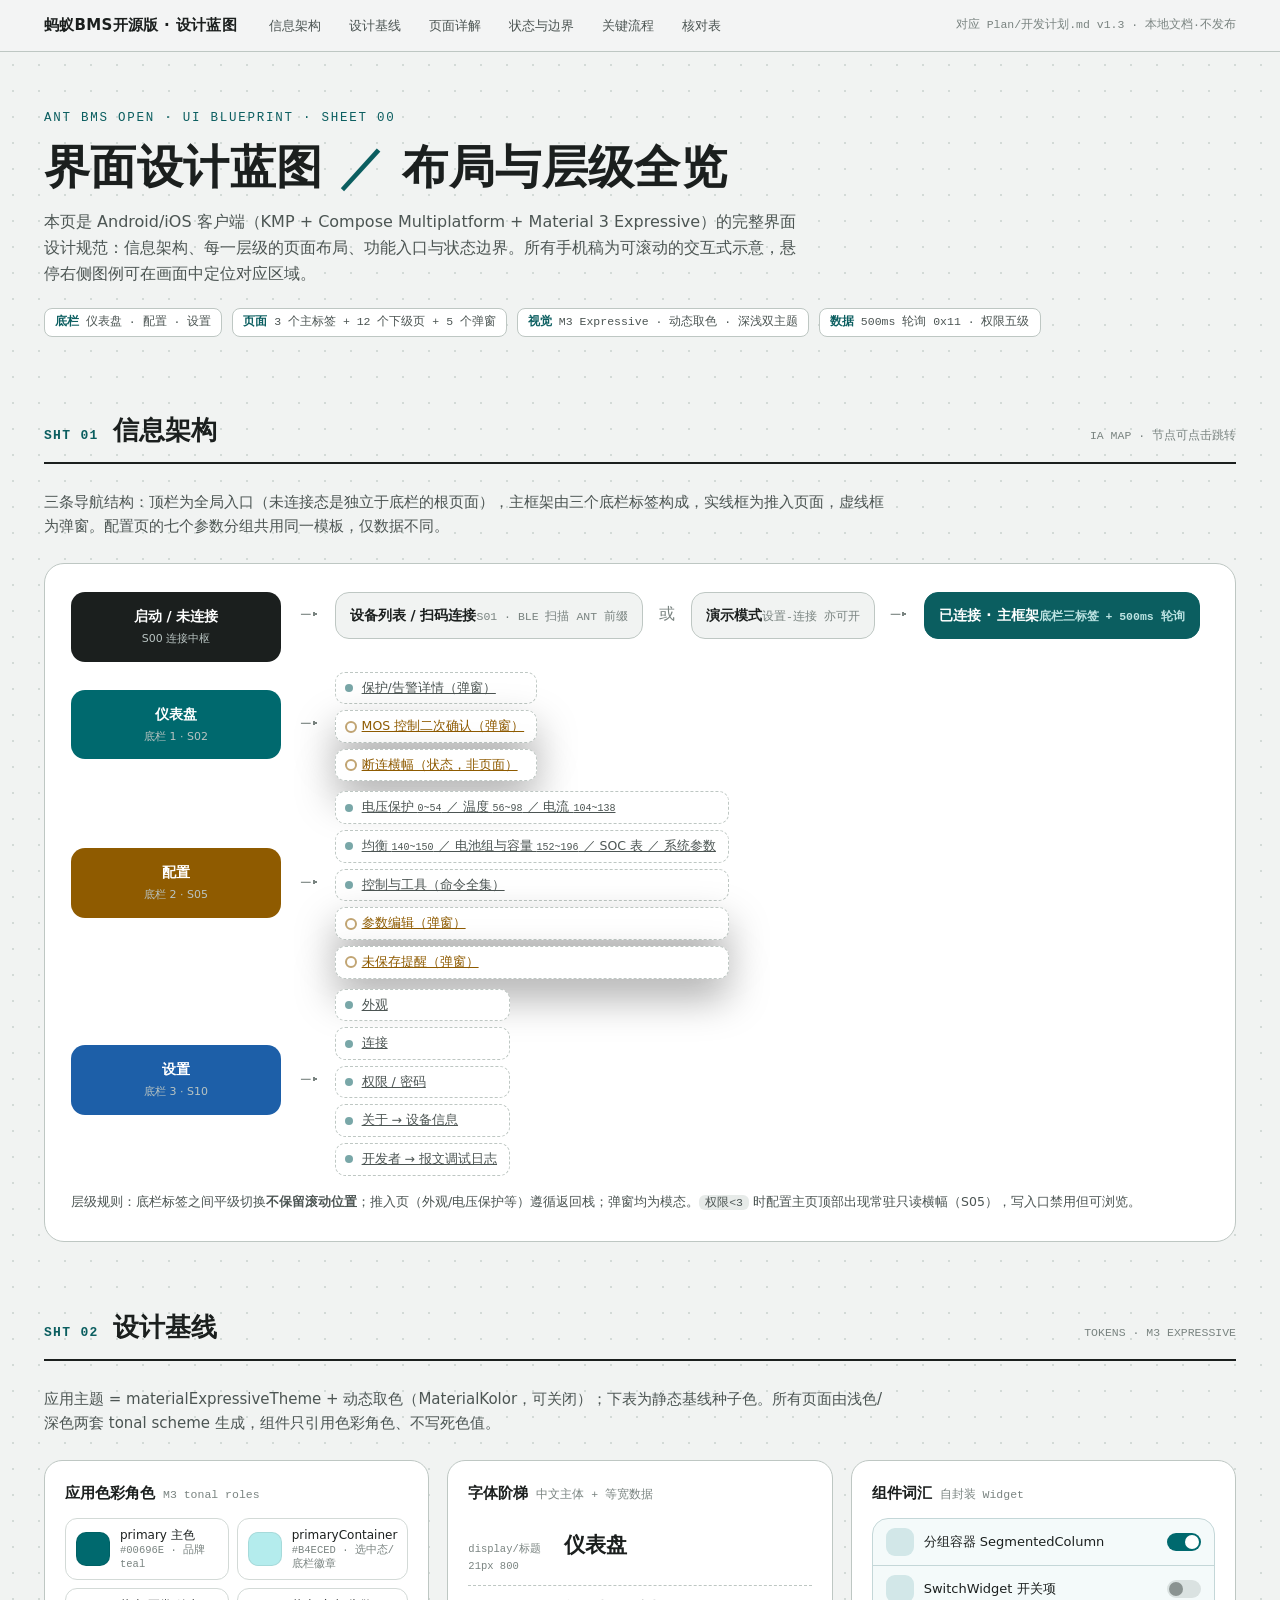
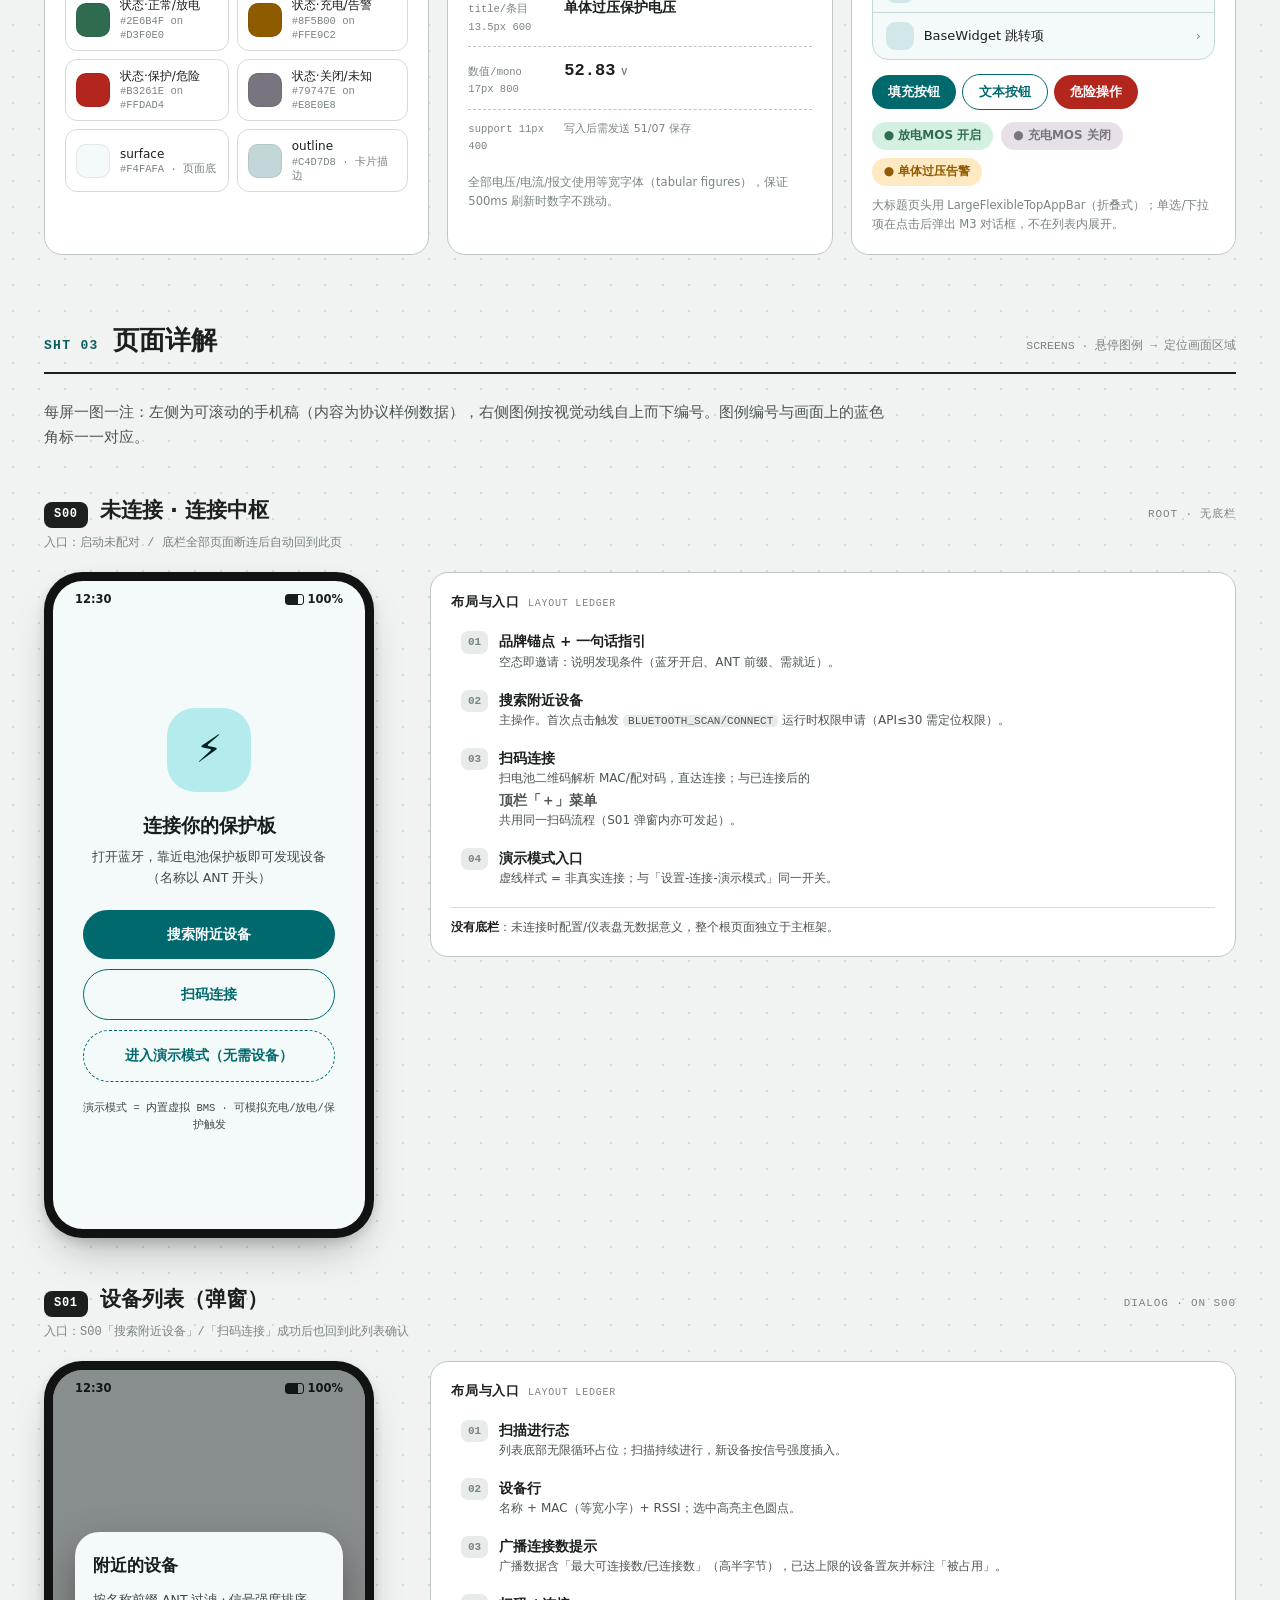
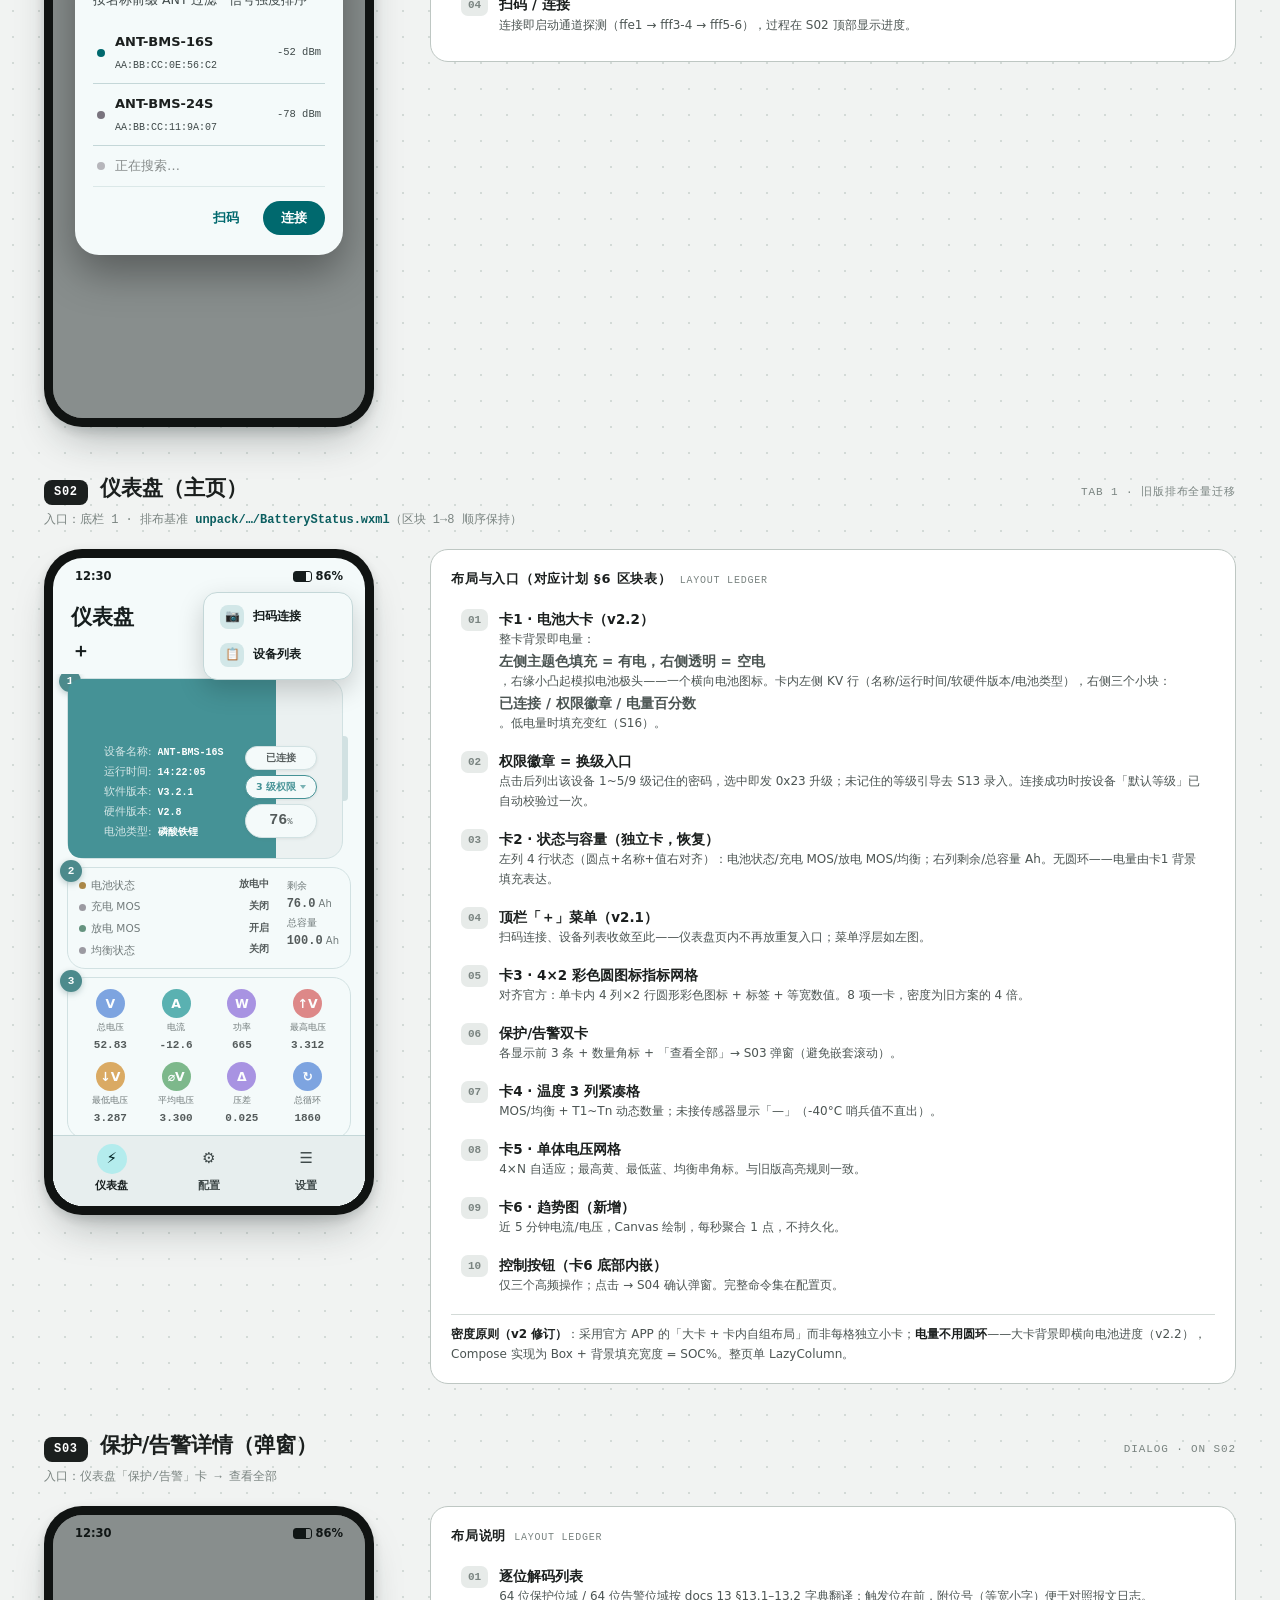
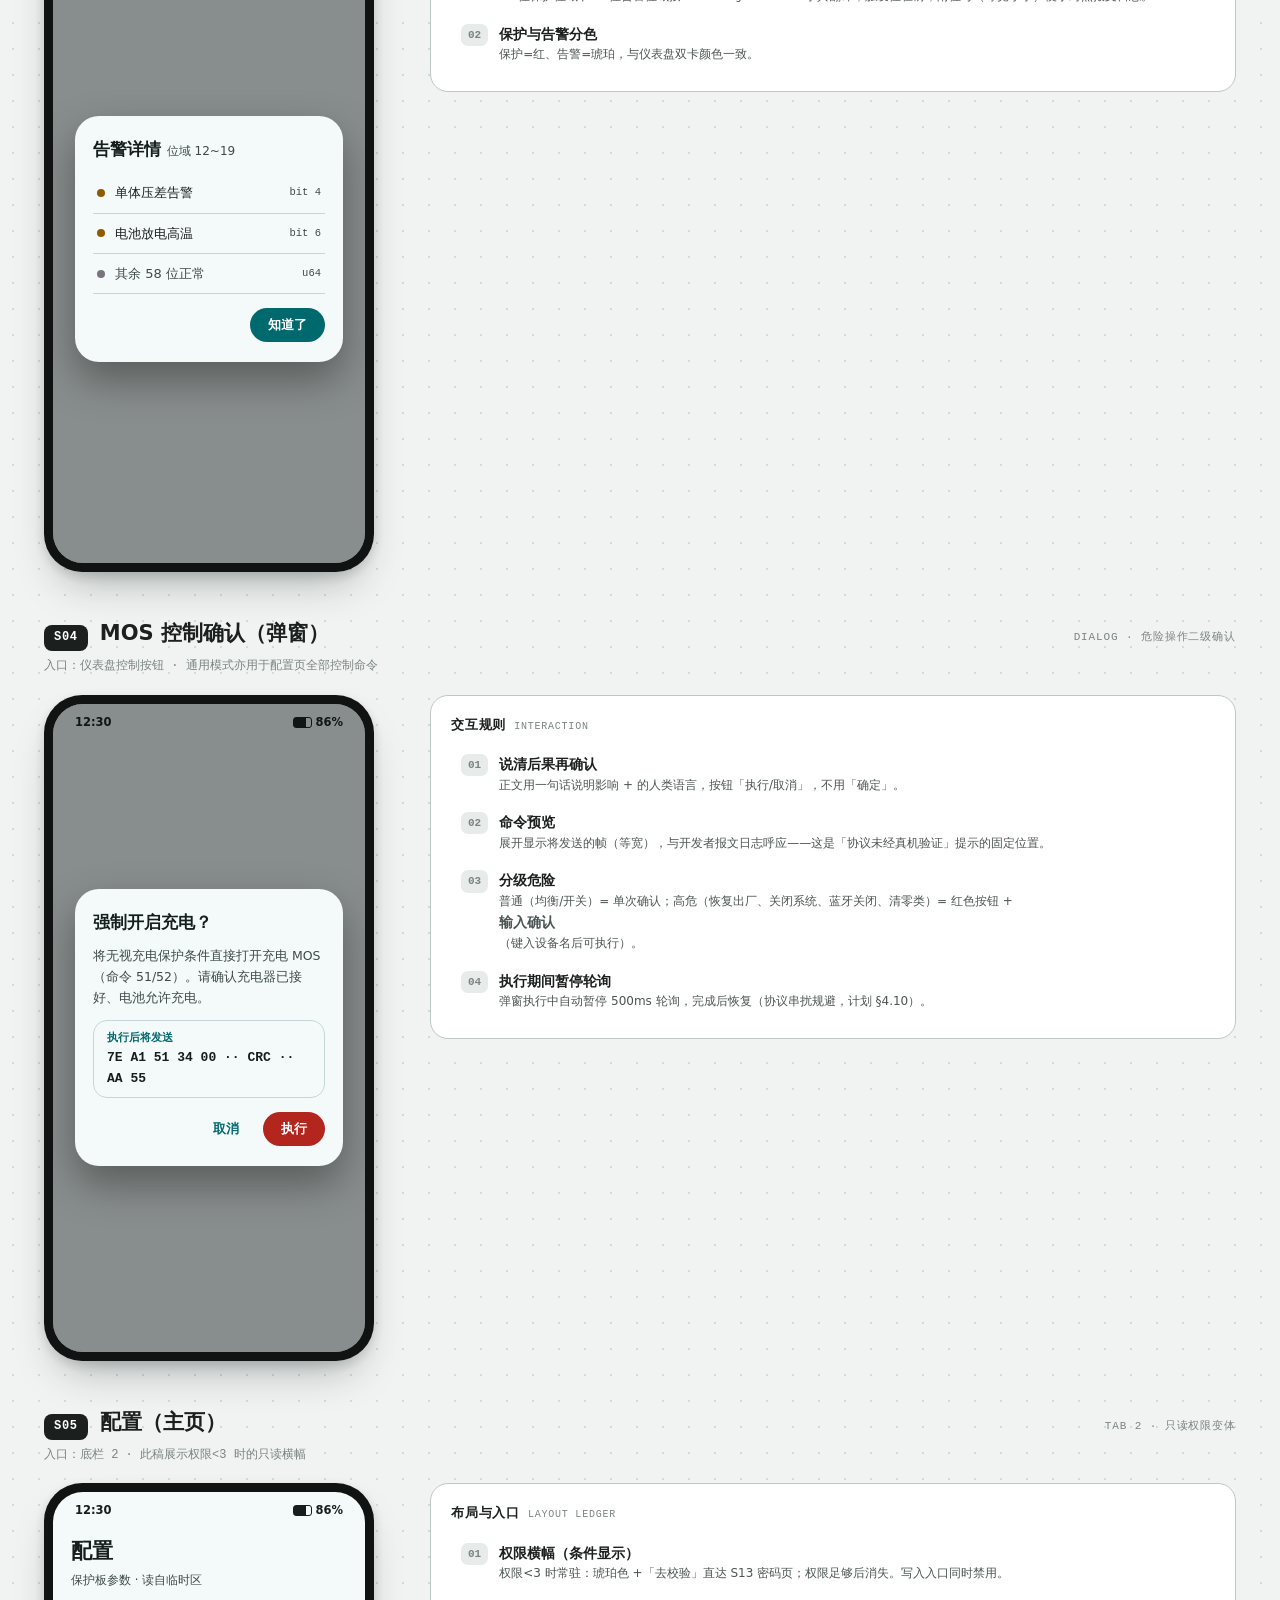
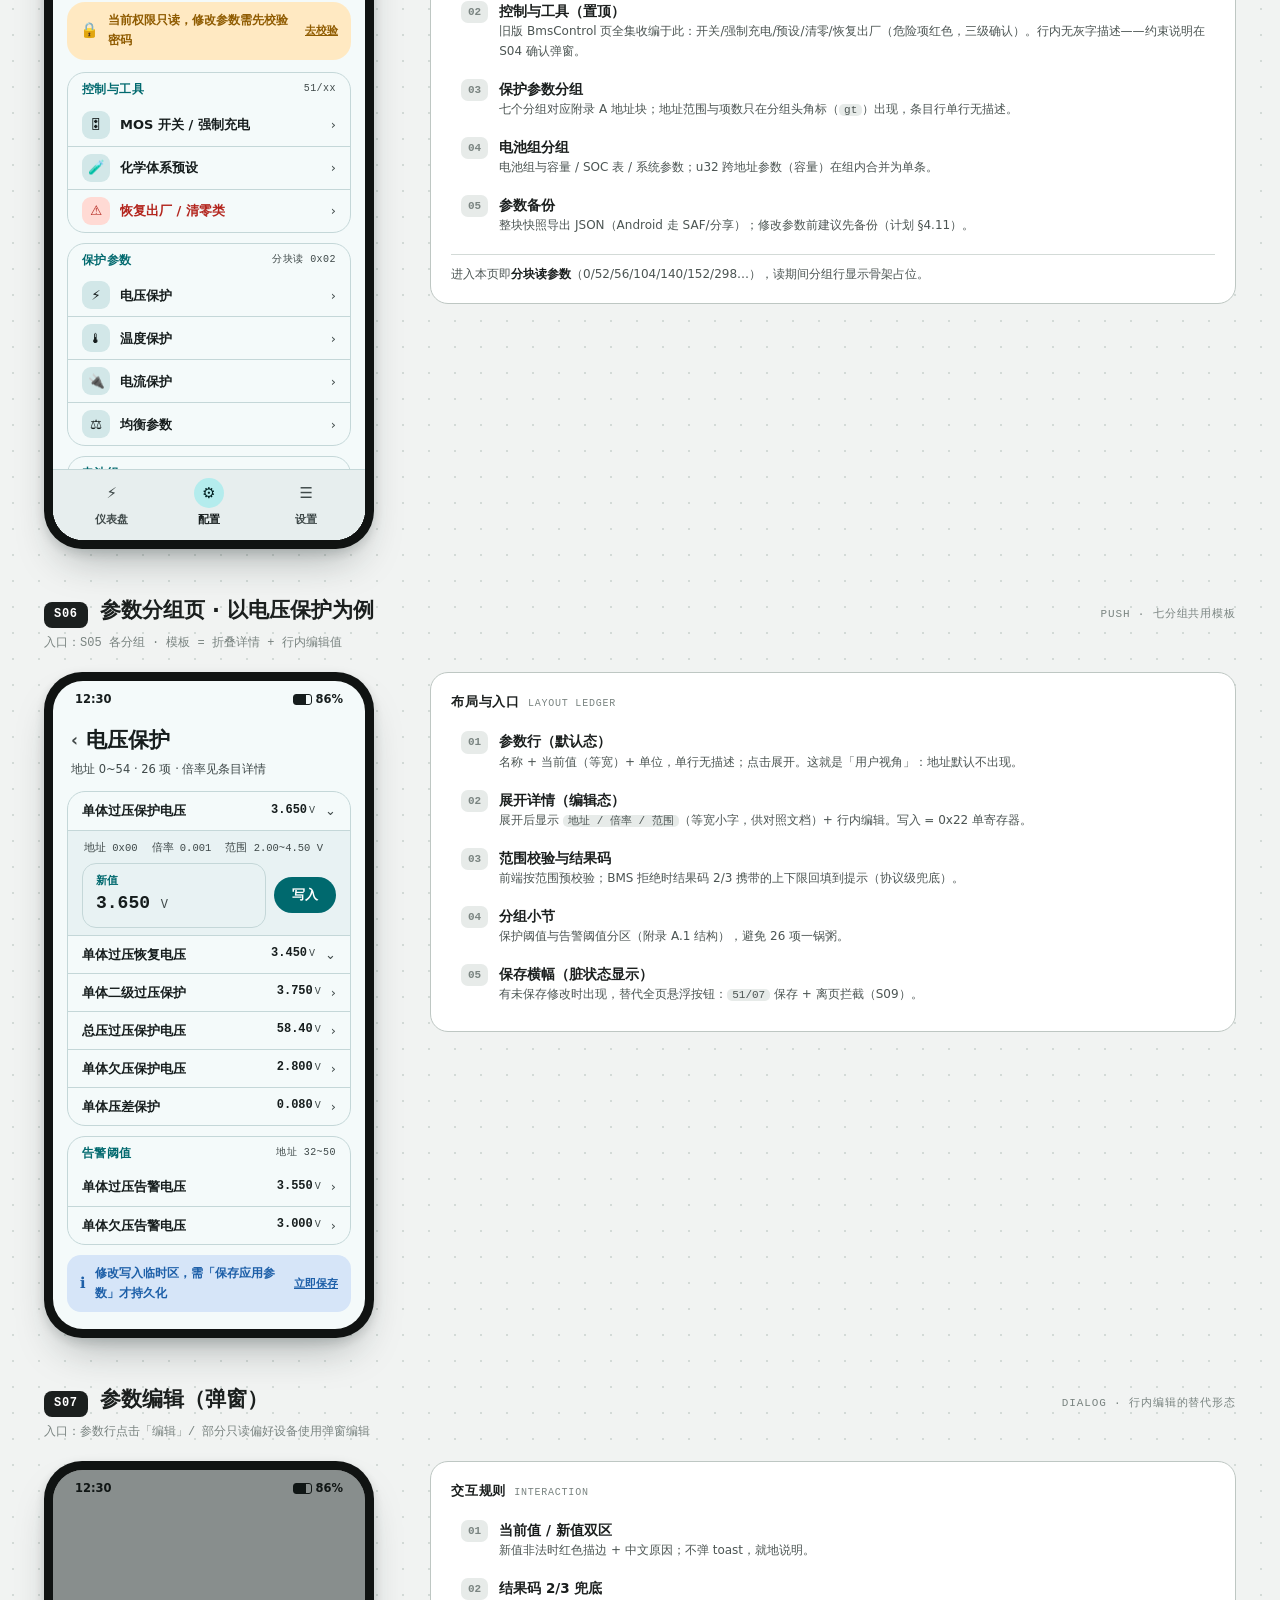
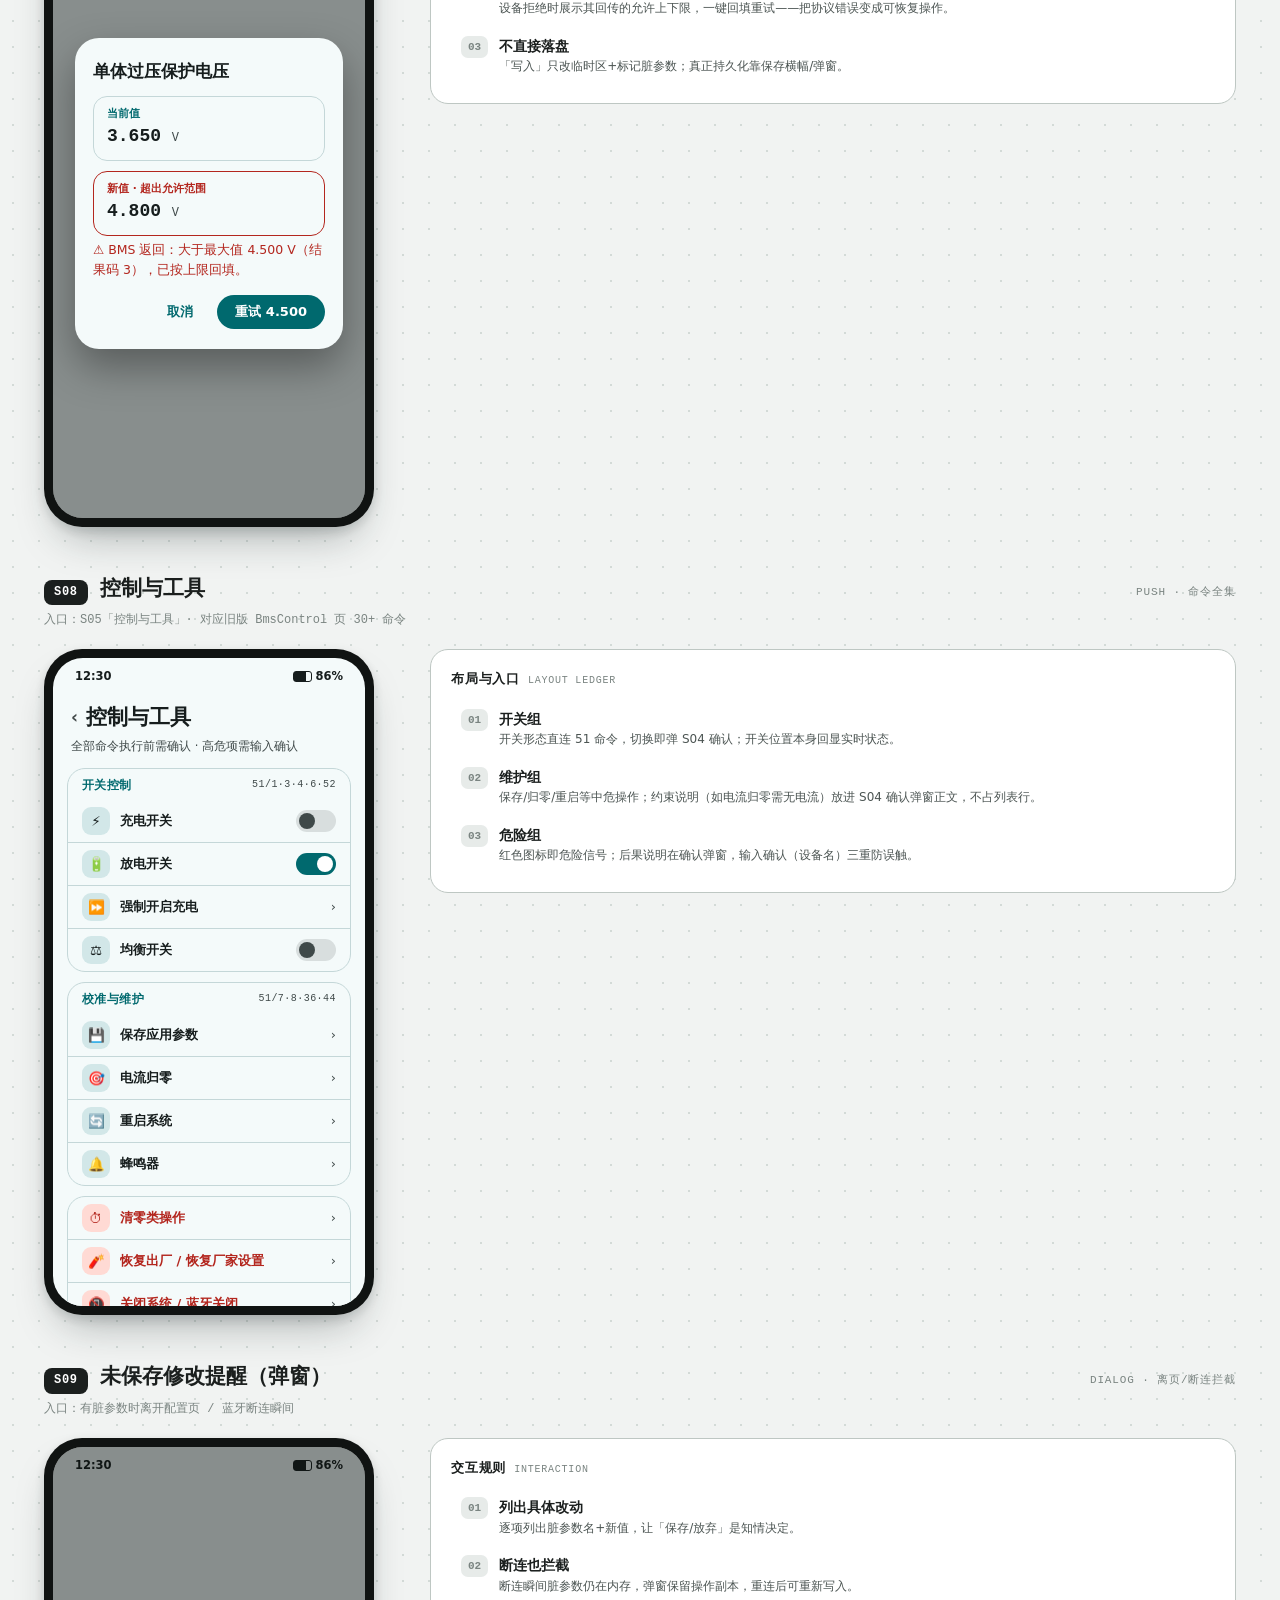
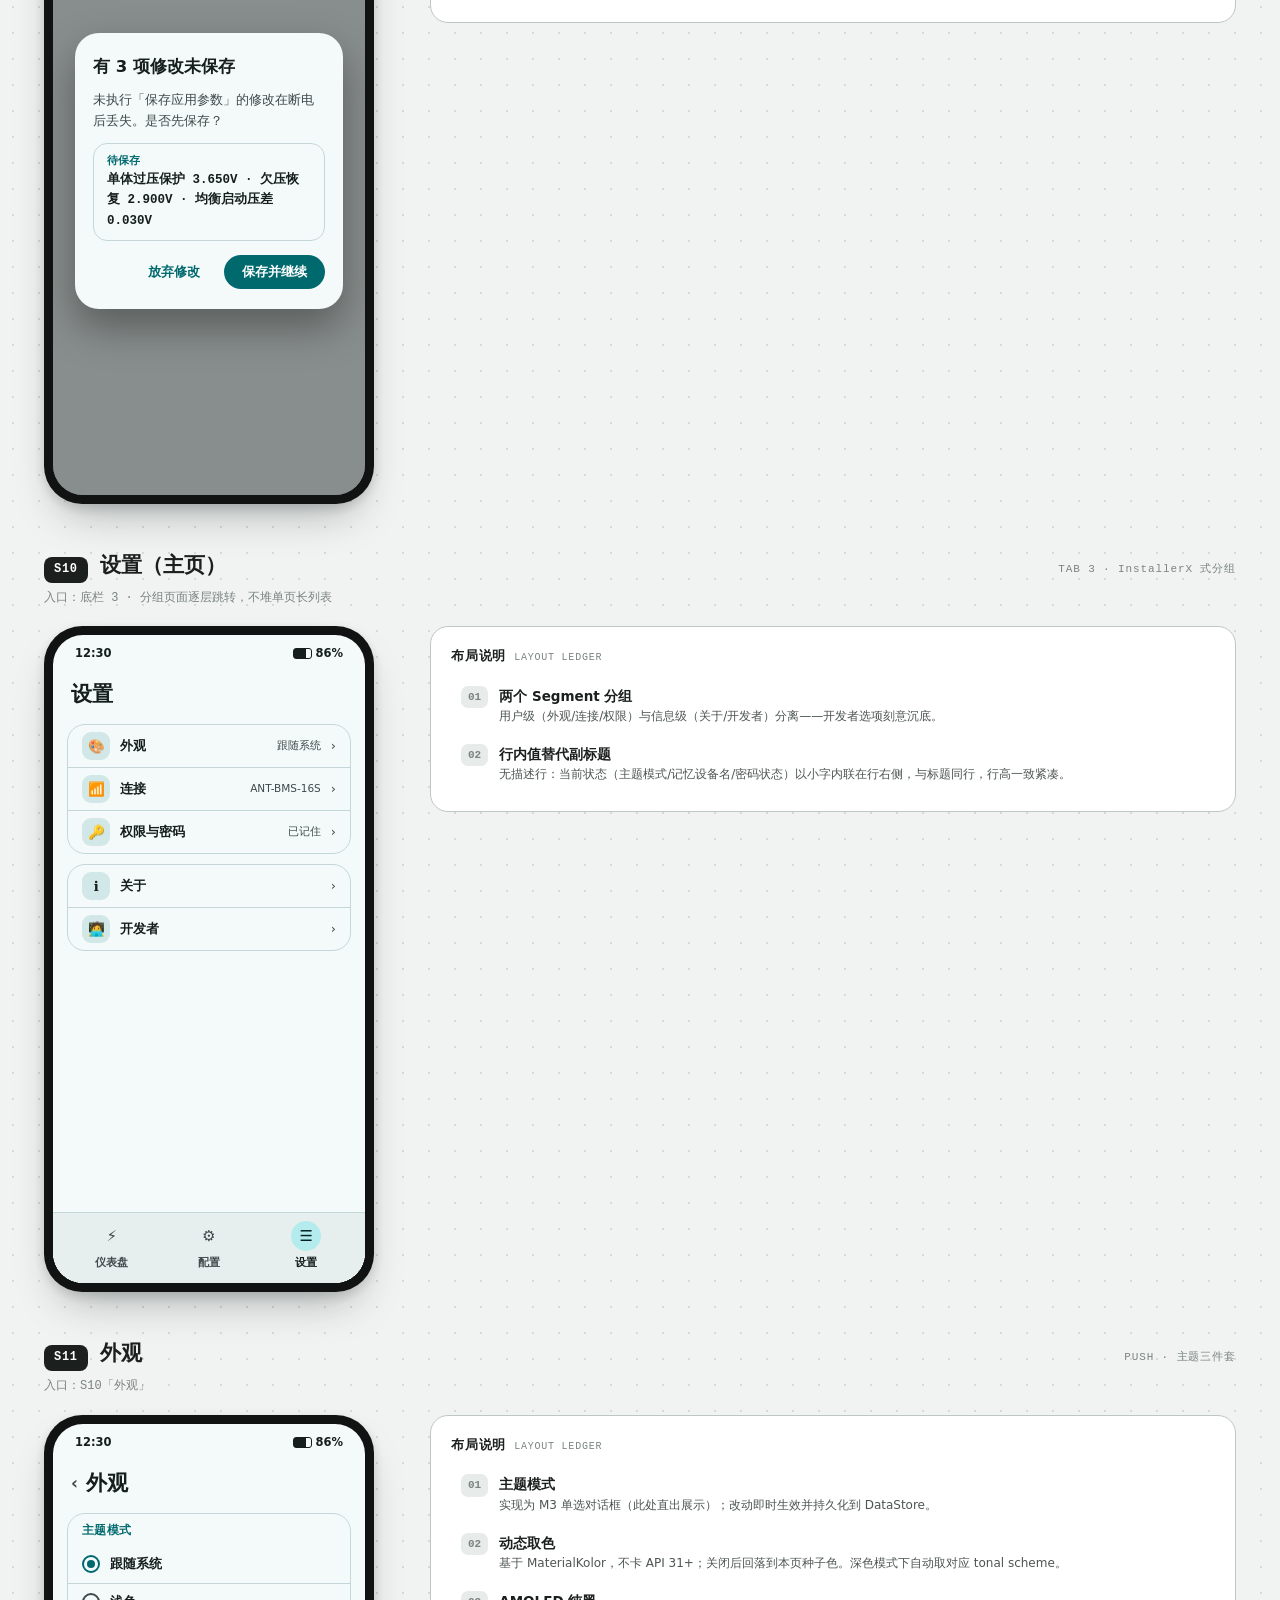
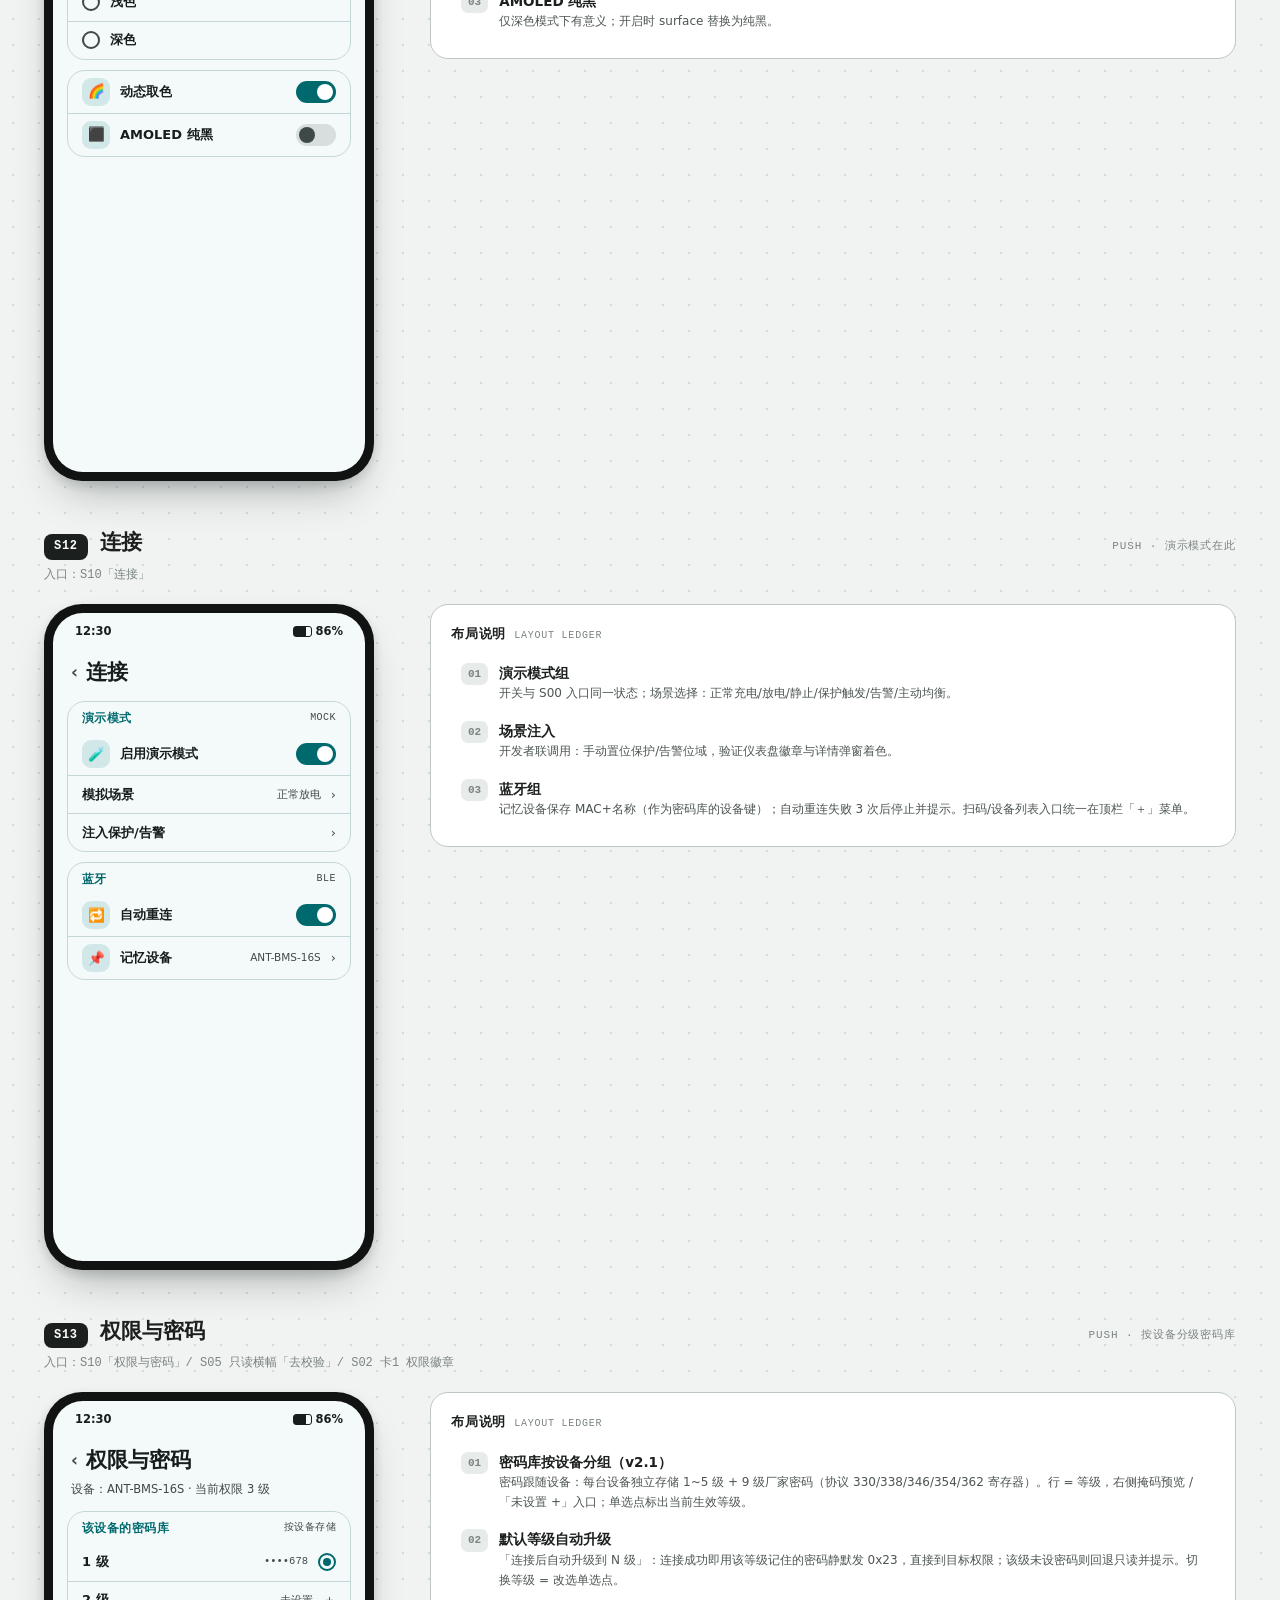
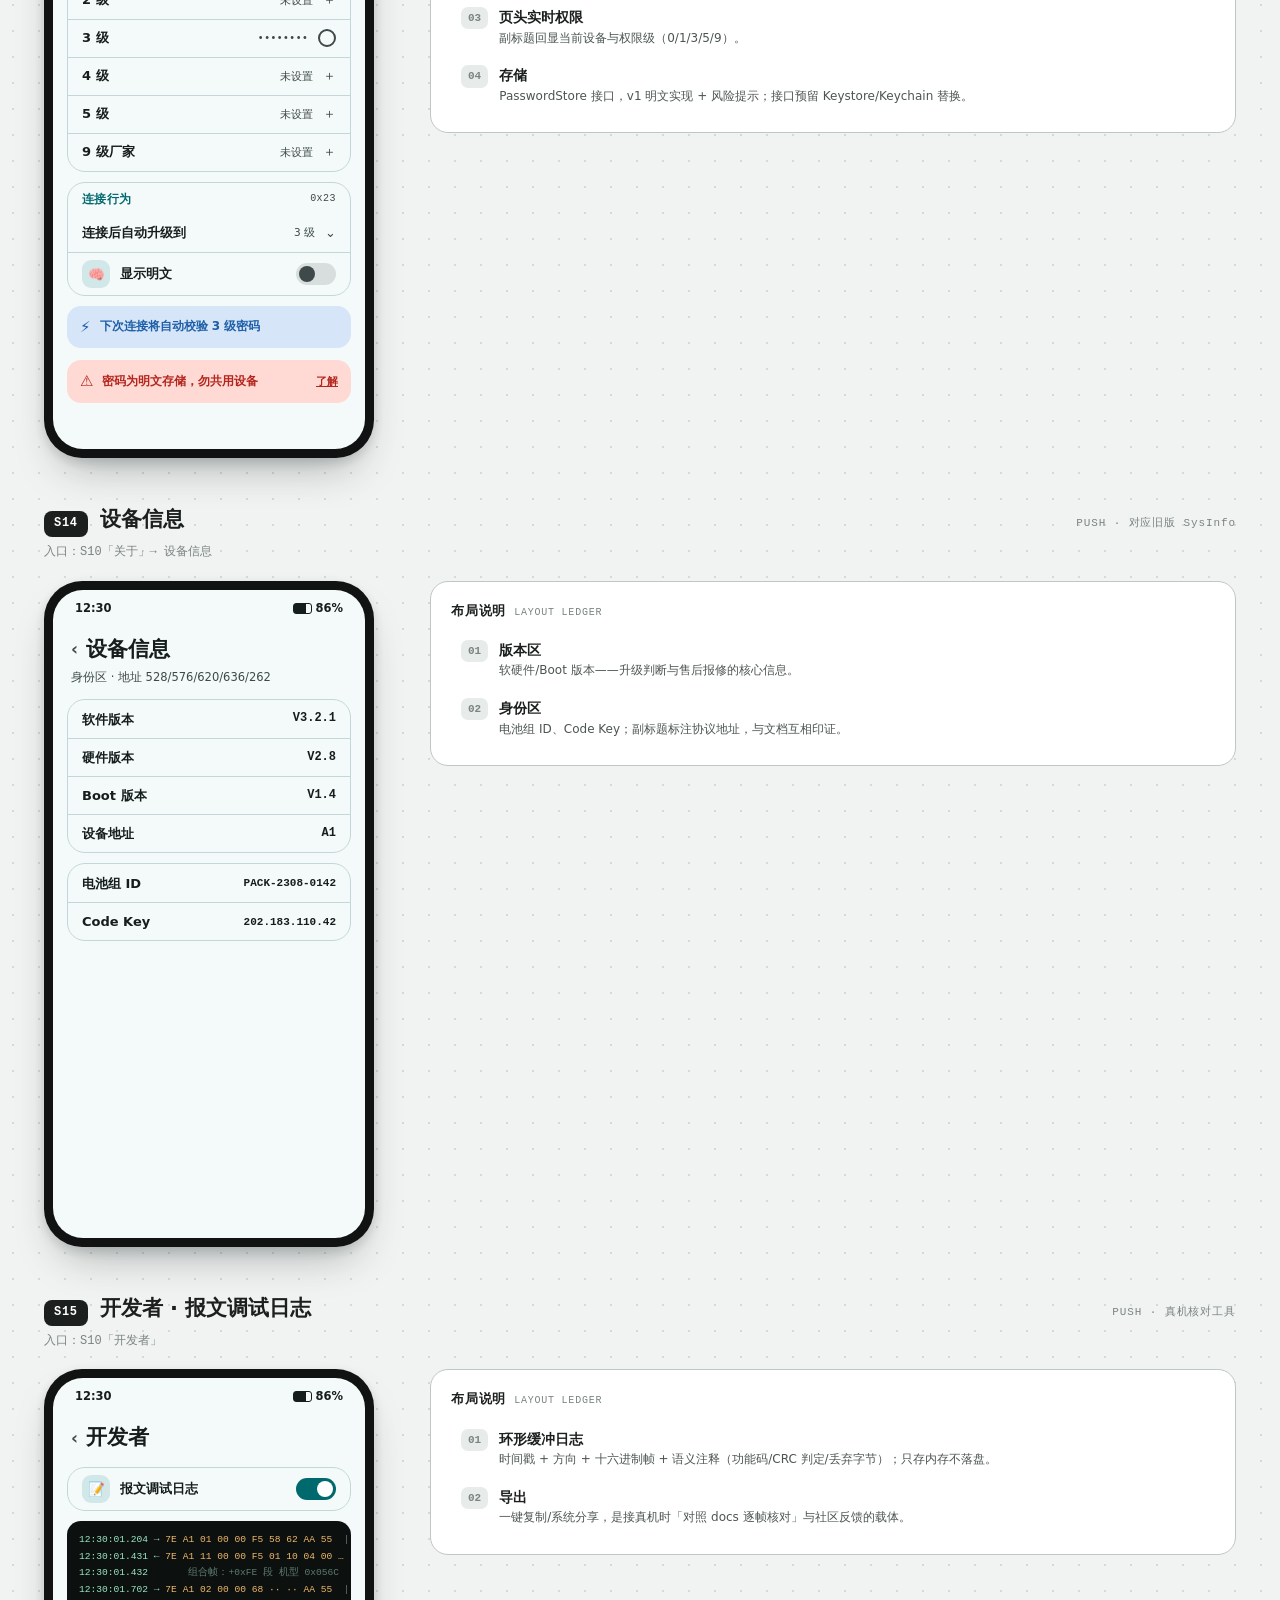
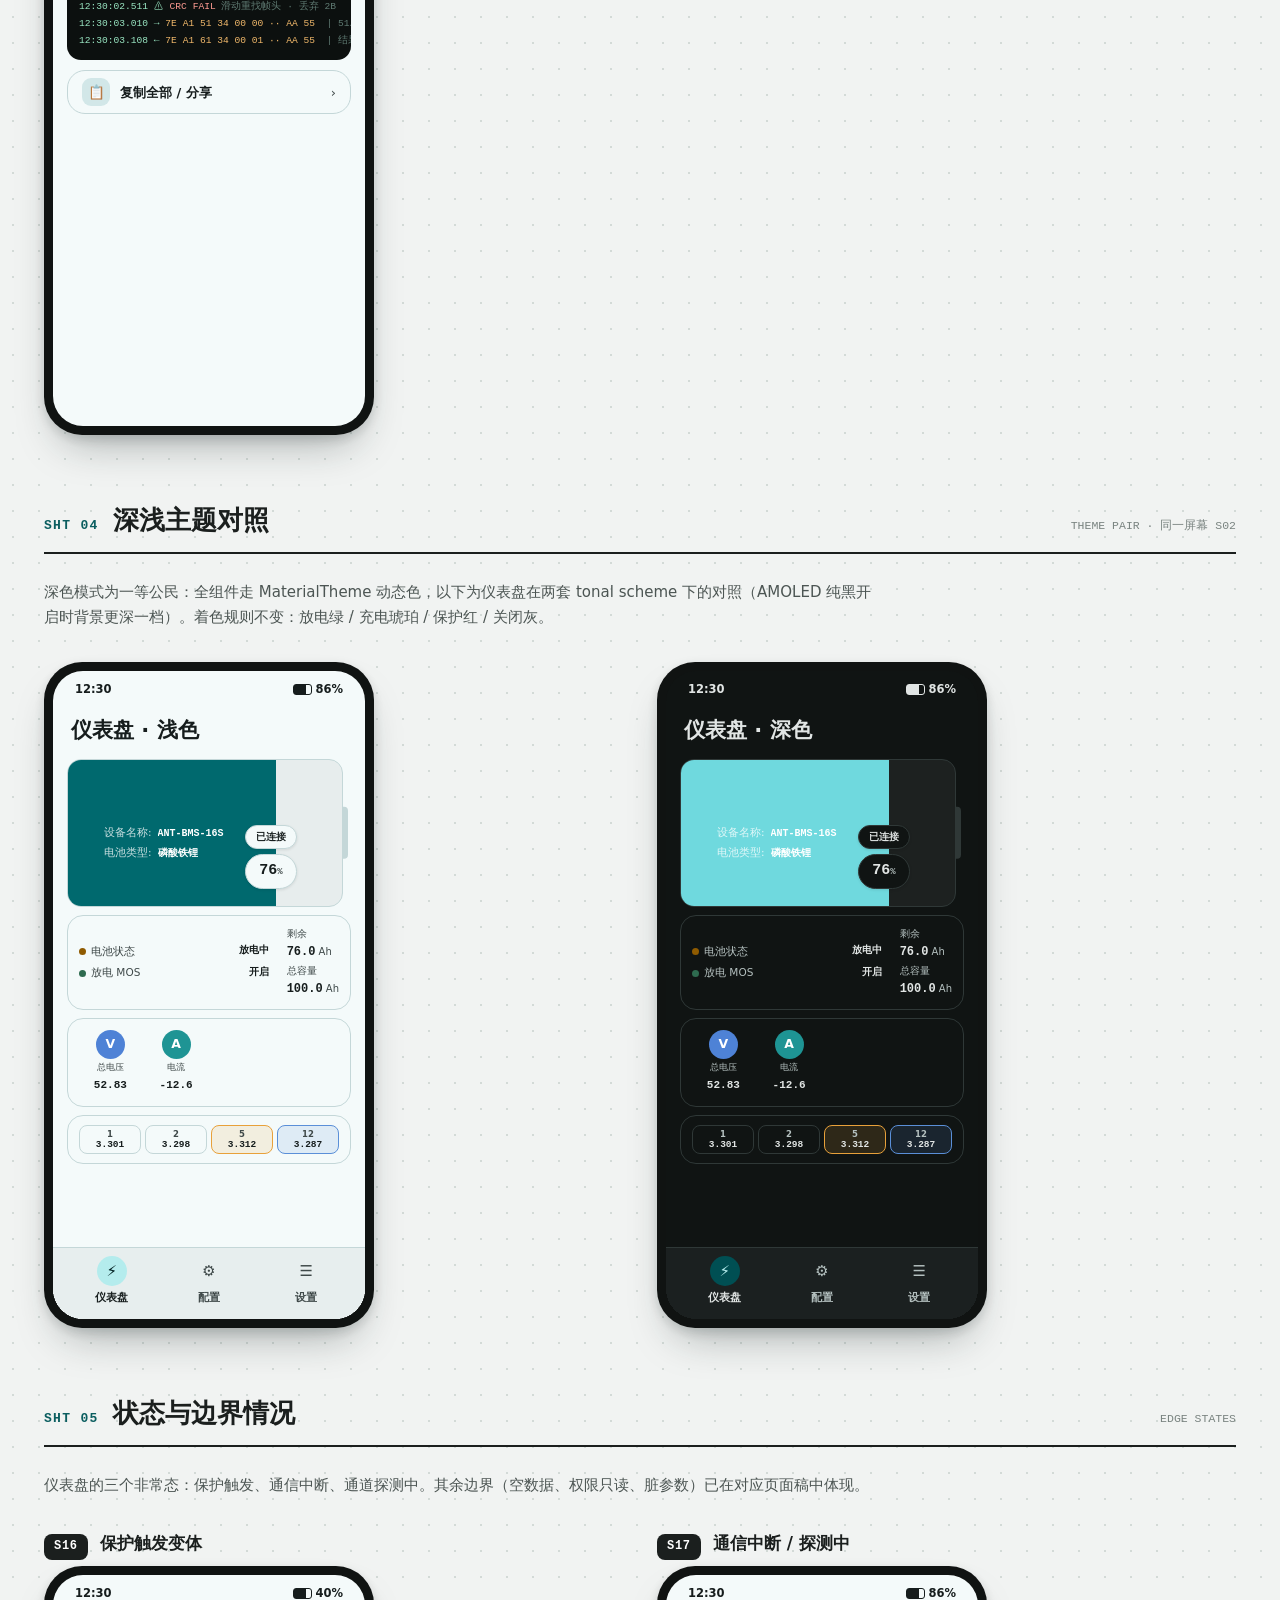
<file: Plan/设计蓝图.html>
<!DOCTYPE html>
<html lang="zh-CN">
<head>
<meta charset="UTF-8">
<meta name="viewport" content="width=device-width, initial-scale=1.0">
<title>蚂蚁BMS开源版 · 界面设计蓝图</title>
<style>
:root{
  /* 图纸 chrome */
  --paper:#F1F3F2; --paper-2:#E7EBE9; --ink:#1B1F1E; --ink-2:#4C5553; --ink-3:#7A8481;
  --line:#D3DAD7; --line-2:#BEC7C3;
  --spec:#0B5E60; --spec-bg:#E0F1F0;
  /* 应用 M3 tonal（文档用） */
  --m3-primary:#00696E; --m3-onP:#FFFFFF; --m3-pc:#B4ECED; --m3-onPc:#002021;
  --m3-surf:#F4FAFA; --m3-surfC:#E7EEEE; --m3-out:#C4D7D8; --m3-onSurf:#161D1D; --m3-onSurfV:#3F4949;
  --m3-sec:#4A6365; --m3-secC:#D2E7E8;
  --ok:#2E6B4F; --ok-bg:#D3F0E0; --warn:#8F5B00; --warn-bg:#FFE9C2; --bad:#B3261E; --bad-bg:#FFDAD4;
  --info:#1D5FA8; --info-bg:#D6E5F8; --off:#79747E; --off-bg:#E8E0E8;
  --amber:#E8A13A; --blue:#5A8FD8;
  --mono:"Cascadia Code","JetBrains Mono",Consolas,"Courier New",monospace;
  --sans:"PingFang SC","Microsoft YaHei UI","Microsoft YaHei","Noto Sans SC",system-ui,sans-serif;
}
*{margin:0;padding:0;box-sizing:border-box}
html{scroll-behavior:smooth;scroll-padding-top:64px}
body{background:var(--paper);color:var(--ink);font-family:var(--sans);font-size:15px;line-height:1.65;
  background-image:radial-gradient(var(--line) .8px, transparent .8px);background-size:26px 26px}
::selection{background:var(--m3-pc)}
a{color:var(--spec)}
button{font-family:inherit}
:focus-visible{outline:2.5px solid var(--spec);outline-offset:2px;border-radius:4px}
@media (prefers-reduced-motion:reduce){*{transition:none!important;animation:none!important;scroll-behavior:auto}}

/* ===== 顶部条 ===== */
.topbar{position:sticky;top:0;z-index:50;background:color-mix(in srgb,var(--paper) 88%,white);
  backdrop-filter:blur(8px);border-bottom:1.5px solid var(--line-2)}
.topbar-in{max-width:1240px;margin:0 auto;padding:10px 24px;display:flex;align-items:center;gap:20px;flex-wrap:wrap}
.topbar b{font-size:15px;letter-spacing:.02em}
.topbar nav{display:flex;gap:4px;flex-wrap:wrap}
.topbar nav a{text-decoration:none;font-size:13px;color:var(--ink-2);padding:5px 12px;border-radius:99px}
.topbar nav a:hover{background:var(--spec-bg);color:var(--spec)}
.ver{margin-left:auto;font-family:var(--mono);font-size:11.5px;color:var(--ink-3)}

/* ===== 图纸页眉 ===== */
.hero{max-width:1240px;margin:0 auto;padding:56px 24px 8px}
.hero .eyebrow{font-family:var(--mono);font-size:12.5px;color:var(--spec);letter-spacing:.14em}
.hero h1{font-size:clamp(30px,4.4vw,46px);font-weight:900;letter-spacing:.01em;line-height:1.25;margin:10px 0 12px}
.hero h1 span{color:var(--spec)}
.hero p.sub{max-width:760px;color:var(--ink-2);font-size:16px}
.hero .meta{display:flex;gap:10px;flex-wrap:wrap;margin-top:20px}
.hero .meta span{font-family:var(--mono);font-size:11.5px;color:var(--ink-2);border:1.5px solid var(--line-2);
  background:white;border-radius:8px;padding:4px 10px}
.hero .meta span i{font-style:normal;color:var(--spec);font-weight:700}

.wrap{max-width:1240px;margin:0 auto;padding:0 24px 80px}

/* ===== 图纸分节 ===== */
.sheet{margin-top:64px}
.sheet-h{display:flex;align-items:baseline;gap:14px;border-bottom:2.5px solid var(--ink);padding-bottom:10px;margin-bottom:26px}
.sheet-h .no{font-family:var(--mono);font-size:13px;font-weight:700;color:var(--spec);letter-spacing:.1em}
.sheet-h h2{font-size:26px;font-weight:900}
.sheet-h .tail{margin-left:auto;font-family:var(--mono);font-size:11.5px;color:var(--ink-3)}
.sheet>p.lead{max-width:840px;color:var(--ink-2);margin-bottom:24px}

/* ===== 信息架构 metro 图 ===== */
.ia{background:white;border:1.5px solid var(--line-2);border-radius:20px;padding:28px 26px;overflow-x:auto}
.ia .lane{display:grid;grid-template-columns:210px 1fr;gap:0 18px;align-items:start;min-width:940px}
.ia .lane+.lane{margin-top:6px}
.ia .root{writing-mode:horizontal-tb;align-self:center;background:var(--ink);color:#fff;border-radius:14px;
  padding:14px 12px;text-align:center;font-weight:700;font-size:14px;line-height:1.5}
.ia .root small{display:block;font-weight:400;font-size:11px;color:#B9C4C2;margin-top:4px}
.ia .branch{display:flex;gap:14px;align-items:stretch;flex-wrap:wrap}
.ia .node{border:1.8px solid var(--line-2);border-radius:14px;padding:10px 14px;background:var(--paper);min-width:150px}
.ia .node.root2{background:var(--spec);border-color:var(--spec);color:#fff;font-weight:700}
.ia .node a{color:inherit;text-decoration:none;display:block}
.ia .node .n1{font-weight:700;font-size:14px}
.ia .node .n2{font-size:11.5px;color:var(--ink-3);font-family:var(--mono);margin-top:2px}
.ia .node.root2 .n2{color:#BCE3E2}
.ia .kids{display:flex;flex-direction:column;gap:6px;padding-top:4px}
.ia .kid{position:relative;border:1.5px dashed var(--line-2);border-radius:10px;padding:5px 12px 5px 26px;
  font-size:12.5px;background:white;color:var(--ink-2);white-space:nowrap}
.ia .kid::before{content:"";position:absolute;left:9px;top:50%;width:8px;height:8px;transform:translateY(-50%);
  border-radius:50%;background:var(--spec);opacity:.55}
.ia .kid.dlg::before{background:transparent;border:2px solid var(--warn)}
.ia .kid.dlg{color:var(--warn);border-style:dashed}
.ia .kid:hover{border-color:var(--spec);color:var(--spec)}
.ia .kid a{text-decoration:none;color:inherit}
.ia .arrow{align-self:center;color:var(--ink-3);font-family:var(--mono);font-size:16px;padding:0 2px;flex:none}
.ia .connote{font-size:11px;color:var(--ink-3);font-family:var(--mono);margin-top:5px}
.ia .note{margin-top:16px;font-size:12.5px;color:var(--ink-2)}
.ia .note code{font-family:var(--mono);font-size:11.5px;background:var(--paper-2);border-radius:6px;padding:1px 6px}

/* ===== 设计基线 tokens ===== */
.base{display:grid;grid-template-columns:repeat(auto-fit,minmax(290px,1fr));gap:18px}
.base .card{background:white;border:1.5px solid var(--line-2);border-radius:18px;padding:20px}
.base h3{font-size:15px;font-weight:900;margin-bottom:12px}
.base h3 small{font-weight:400;color:var(--ink-3);font-size:11.5px;font-family:var(--mono);margin-left:8px}
.chips{display:grid;grid-template-columns:1fr 1fr;gap:8px}
.chipc{display:flex;gap:10px;align-items:center;border:1.5px solid var(--line);border-radius:12px;padding:8px 10px}
.chipc .sw{width:34px;height:34px;border-radius:10px;flex:none;border:1px solid rgba(0,0,0,.08)}
.chipc .nm{font-size:12px;line-height:1.35}
.chipc .nm code{font-family:var(--mono);font-size:10.5px;color:var(--ink-3);display:block}
.typerow{border-top:1px dashed var(--line-2);padding:10px 0;display:flex;align-items:baseline;gap:12px}
.typerow:first-of-type{border-top:0}
.typerow .tag{font-family:var(--mono);font-size:10.5px;color:var(--ink-3);width:84px;flex:none}
.comp-demo .segd{border:1.5px solid var(--m3-out);border-radius:16px;overflow:hidden;background:var(--m3-surf)}
.comp-demo .segd .rowi{display:flex;align-items:center;gap:10px;padding:9px 13px;font-size:13px}
.comp-demo .segd .rowi+.rowi{border-top:1px solid var(--m3-out)}
.comp-demo .sw-on,.comp-demo .sw-off{width:34px;height:18px;border-radius:99px;position:relative;flex:none;margin-left:auto}
.comp-demo .sw-on{background:var(--m3-primary)}
.comp-demo .sw-on::after,.comp-demo .sw-off::after{content:"";position:absolute;top:2px;width:14px;height:14px;border-radius:50%;background:#fff}
.comp-demo .sw-on::after{right:2px}
.comp-demo .sw-off{background:#DAE2E1}.comp-demo .sw-off::after{left:2px;background:#8A9391}
.comp-demo .ico{width:28px;height:28px;border-radius:9px;background:var(--m3-secC);flex:none}
.comp-demo .btnd{display:inline-block;font-size:12.5px;font-weight:700;border-radius:99px;padding:7px 16px;margin:2px 6px 2px 0}
.comp-demo .bd-f{background:var(--m3-primary);color:#fff}
.comp-demo .bd-t{border:1.5px solid var(--m3-primary);color:var(--m3-primary)}
.comp-demo .bd-d{background:var(--bad);color:#fff}
.badges{display:flex;flex-wrap:wrap;gap:8px}
.badges .bg1{font-size:12px;font-weight:600;border-radius:99px;padding:4px 12px}

/* ===== 屏幕行布局 ===== */
.scr{margin-top:44px}
.scr-h{display:flex;align-items:baseline;gap:12px;margin-bottom:6px}
.scr-h .id{font-family:var(--mono);font-size:12px;font-weight:700;color:#fff;background:var(--ink);border-radius:8px;padding:3px 10px;letter-spacing:.06em}
.scr-h h3{font-size:21px;font-weight:900}
.scr-h .kind{font-family:var(--mono);font-size:11px;color:var(--ink-3);margin-left:auto;letter-spacing:.08em}
.scr>p.path{font-family:var(--mono);font-size:12px;color:var(--ink-3);margin-bottom:18px}
.scr>p.path b{color:var(--spec);font-weight:600}
.row{display:grid;grid-template-columns:352px minmax(0,1fr);gap:34px;align-items:start}
.row.multi{grid-template-columns:repeat(auto-fit,minmax(330px,1fr))}
@media (max-width:860px){.row{grid-template-columns:1fr}}

/* ===== 手机稿 ===== */
.phone{width:330px;background:#101312;border-radius:38px;padding:9px;box-shadow:0 22px 44px -18px rgba(23,36,34,.4),0 4px 12px rgba(23,36,34,.14);position:sticky;top:76px}
@media (max-width:860px){.phone{position:static;margin:0 auto}}
.screen{background:var(--m3-surf);border-radius:30px;height:648px;overflow:hidden;display:flex;flex-direction:column;position:relative}
.screen.dark{--m3-surf:#101413;--m3-surfC:#1B2020;--m3-out:#2F3837;--m3-onSurf:#E1E5E4;--m3-onSurfV:#B4C0BF;
  --m3-primary:#6FD9DE;--m3-onP:#002022;--m3-pc:#004F53;--m3-onPc:#B4ECED;--m3-sec:#B1CDCE;--m3-secC:#334B4C;
  background:var(--m3-surf);color:var(--m3-onSurf)}
.p-status{display:flex;justify-content:space-between;padding:9px 22px 4px;font-size:11.5px;font-weight:700;color:var(--m3-onSurf)}
.p-status .bat{display:inline-flex;align-items:center;gap:3px}
.p-status .bat::before{content:"";width:17px;height:9px;border:1.4px solid currentColor;border-radius:3px;
  background:linear-gradient(to right,currentColor 72%,transparent 72%)}
.app-bar{padding:10px 18px 8px;color:var(--m3-onSurf)}
.app-bar .t{font-size:21px;font-weight:800;display:flex;align-items:center;gap:8px}
.app-bar .t .back{font-size:17px;opacity:.8}
.app-bar .s{font-size:11.5px;color:var(--m3-onSurfV);margin-top:2px}
.bodyx{flex:1;overflow-y:auto;padding:4px 14px 90px;scrollbar-width:none}
.bodyx::-webkit-scrollbar{display:none}
.bnav{position:absolute;left:0;right:0;bottom:0;background:var(--m3-surfC);border-top:1px solid var(--m3-out);
  display:flex;padding:8px 10px 12px}
.bnav a{flex:1;text-align:center;text-decoration:none;color:var(--m3-onSurfV);font-size:10.5px;font-weight:600}
.bnav a .ic{width:30px;height:30px;border-radius:99px;margin:0 auto 3px;display:flex;align-items:center;justify-content:center;font-size:15px}
.bnav a.on{color:var(--m3-onSurf)}
.bnav a.on .ic{background:var(--m3-pc);color:var(--m3-onPc)}

/* 应用内组件 —— 紧凑密度（v3：设置类页面去 description、缩 padding） */
.seg{border:1.2px solid var(--m3-out);border-radius:18px;background:var(--m3-surf);overflow:hidden;margin-bottom:10px}
.seg .gh{display:flex;align-items:center;gap:8px;padding:7px 14px 5px;font-size:11.5px;font-weight:800;color:var(--m3-primary);letter-spacing:.04em}
.seg .gh .gt{font-size:10px;font-weight:500;color:var(--m3-onSurfV);margin-left:auto;font-family:var(--mono)}
.it{display:flex;align-items:center;gap:10px;padding:7px 14px;position:relative;min-height:38px}
.it+.it{border-top:1px solid var(--m3-out)}
.it .ic{width:28px;height:28px;border-radius:9px;background:var(--m3-secC);display:flex;align-items:center;justify-content:center;font-size:13.5px;flex:none;color:var(--m3-onSurf)}
.it .tx{min-width:0;flex:1;display:flex;align-items:center;gap:8px}
.it .t1{font-size:13px;font-weight:600;color:var(--m3-onSurf);white-space:nowrap;overflow:hidden;text-overflow:ellipsis}
.it .t2{font-size:10.5px;color:var(--m3-onSurfV);white-space:nowrap;overflow:hidden;text-overflow:ellipsis}
.it .val{font-family:var(--mono);font-size:12px;font-weight:700;color:var(--m3-onSurf);flex:none}
.it .val small{font-size:10px;color:var(--m3-onSurfV);font-weight:400;margin-left:2px}
.it .chev{color:var(--m3-onSurfV);flex:none;font-size:13px}
.sw-on,.sw-off{width:40px;height:22px;border-radius:99px;position:relative;flex:none}
.sw-on{background:var(--m3-primary)}.sw-on::after{content:"";position:absolute;right:3px;top:3px;width:16px;height:16px;border-radius:50%;background:var(--m3-onP)}
.sw-off{background:color-mix(in srgb,var(--m3-onSurf) 12%,transparent)}.sw-off::after{content:"";position:absolute;left:3px;top:3px;width:16px;height:16px;border-radius:50%;background:var(--m3-onSurfV)}
.rd{width:18px;height:18px;border-radius:50%;border:2px solid var(--m3-onSurfV);flex:none;position:relative}
.rd.on{border-color:var(--m3-primary)}
.rd.on::after{content:"";position:absolute;inset:3px;border-radius:50%;background:var(--m3-primary)}
.banner{display:flex;gap:9px;align-items:center;border-radius:14px;padding:9px 13px;font-size:12px;font-weight:600;margin-bottom:12px}
.banner .bic{font-size:15px}
.banner.readonly{background:var(--warn-bg);color:var(--warn)}
.banner.err{background:var(--bad-bg);color:var(--bad)}
.banner.info{background:var(--info-bg);color:var(--info)}
.banner .go{margin-left:auto;font-family:var(--mono);font-size:11px;text-decoration:underline;flex:none}
.fabline{display:flex;gap:8px;margin:4px 0 12px}
.fabline .fab{flex:1;text-align:center;border-radius:16px;padding:11px 6px;font-size:12.5px;font-weight:800;border:1.2px solid var(--m3-out);background:var(--m3-surf);color:var(--m3-onSurf)}
.fabline .fab.act{background:var(--m3-primary);border-color:var(--m3-primary);color:var(--m3-onP)}
.fabline .fab.dis{color:var(--m3-onSurfV);opacity:.65}
.danger-item .t1{color:var(--bad)!important}
.scrim{position:absolute;inset:0;background:rgba(10,14,13,.46);display:flex;align-items:center;justify-content:center;padding:22px;z-index:5}
.dlg{background:var(--m3-surf);border-radius:24px;padding:20px 18px;width:100%;max-height:100%;overflow-y:auto;scrollbar-width:none;box-shadow:0 18px 40px rgba(0,0,0,.35)}
.dlg::-webkit-scrollbar{display:none}
.dlg h4{font-size:16.5px;font-weight:800;margin-bottom:10px;color:var(--m3-onSurf)}
.dlg p{font-size:12.5px;color:var(--m3-onSurfV);margin-bottom:12px}
.dlg .acts{display:flex;justify-content:flex-end;gap:6px;margin-top:14px}
.dlg .btn{border-radius:99px;padding:8px 18px;font-size:13px;font-weight:700;border:0;background:transparent;color:var(--m3-primary)}
.dlg .btn.fill{background:var(--m3-primary);color:var(--m3-onP)}
.dlg .btn.dang{background:var(--bad);color:#fff}
.dlg .listit{display:flex;align-items:center;gap:10px;padding:9px 4px;border-bottom:1px solid var(--m3-out);font-size:13px}
.dlg .listit .rssi{margin-left:auto;font-family:var(--mono);font-size:10.5px;color:var(--m3-onSurfV)}
.field{border:1.5px solid var(--m3-out);border-radius:14px;padding:8px 13px;margin:10px 0 4px}
.field .fl{font-size:10.5px;color:var(--m3-primary);font-weight:700}
.field .fv{font-family:var(--mono);font-size:18px;font-weight:700;color:var(--m3-onSurf)}
.field .fv small{font-size:12px;color:var(--m3-onSurfV);font-weight:400}
.range{font-family:var(--mono);font-size:10.5px;color:var(--m3-onSurfV);margin-top:6px}

/* 仪表盘专用 —— 高密度卡片（对齐官方 APP：大卡 + 卡内自组布局） */
.dev-head{display:flex;justify-content:space-between;align-items:center;padding:2px 2px 6px}
.dev-head .nm{font-size:13.5px;font-weight:800;color:var(--m3-onSurf)}
.dev-head .sb{font-size:9.5px;color:var(--m3-onSurfV);display:flex;gap:7px;margin-top:1px;flex-wrap:wrap}
.dev-head .conn{font-size:9.5px;font-weight:700;color:var(--m3-onP);background:var(--m3-primary);border-radius:99px;padding:3px 9px;flex:none}
/* 卡1 主题色变体 */
.appcard.hero{background:var(--m3-primary);border-color:var(--m3-primary);color:#fff}
.appcard.hero .kvrows .kv .k{color:rgba(255,255,255,.72)}
.appcard.hero .kvrows .kv .v{color:#fff}
.appcard.hero .miniact .ma{color:#fff;border-color:rgba(255,255,255,.55)}
/* 卡1 · 横向电池大卡：整卡背景即电量（左有色=有电，右透明=空电），右极头模拟电池 */
.batcard{position:relative;border-radius:14px;border:1.5px solid var(--m3-out);margin:0 8px 8px 0;padding-right:7px;
  background:color-mix(in srgb,var(--m3-onSurf) 6%,var(--m3-surf))}
.batcard::after{content:"";position:absolute;right:-6px;top:50%;transform:translateY(-50%);width:5px;height:36%;
  border-radius:0 4px 4px 0;background:var(--m3-out)}
.batfill{position:absolute;top:0;bottom:0;left:0;background:var(--m3-primary);z-index:0;
  border-radius:13px 0 0 13px;transition:width .5s}
.batbody{position:relative;z-index:1;padding:9px 8px 9px 12px;display:flex;gap:8px;align-items:stretch}
.batcard .kvrows .kv .k{color:var(--m3-onSurfV)}
.batcard .kvrows .kv .v{color:var(--m3-onSurf);font-weight:700}
.batcard .kvfill .kv .k{color:rgba(255,255,255,.78)}
.batcard .kvfill .kv .v{color:#fff}
/* 大卡右侧小块：实底可读 */
.bchip{font-size:9.5px;font-weight:800;border-radius:99px;padding:3px 10px;white-space:nowrap;text-align:center;
  background:var(--m3-surf);color:var(--m3-onSurf);border:1.2px solid var(--m3-out);box-shadow:0 1px 3px rgba(0,0,0,.1)}
.bchip.soc{font-family:var(--mono);font-size:15px;font-weight:800;padding:4px 12px}
.bchip.soc small{font-size:9px;font-weight:600;color:var(--m3-onSurfV)}
.perm{display:inline-flex;align-items:center;gap:4px;font-size:9.5px;font-weight:800;border-radius:99px;
  padding:3px 10px;cursor:pointer;white-space:nowrap;border:1.2px solid var(--m3-primary);
  background:var(--m3-surf);color:var(--m3-primary);box-shadow:0 1px 3px rgba(0,0,0,.1)}
.perm .pd{width:0;height:0;border-left:3.5px solid transparent;border-right:3.5px solid transparent;border-top:4px solid currentColor;opacity:.7}
.perm .pd{width:0;height:0;border-left:3.5px solid transparent;border-right:3.5px solid transparent;border-top:4px solid currentColor;opacity:.7}
/* 顶栏加号菜单 */
.topplus{position:absolute;top:34px;right:12px;background:var(--m3-surf);border:1.2px solid var(--m3-out);border-radius:14px;
  box-shadow:0 10px 26px rgba(0,0,0,.18);padding:5px;z-index:6;min-width:150px}
.topplus .pi{display:flex;align-items:center;gap:9px;padding:7px 11px;border-radius:9px;font-size:12px;font-weight:600;color:var(--m3-onSurf)}
.topplus .pi .pic{width:24px;height:24px;border-radius:8px;background:var(--m3-secC);display:flex;align-items:center;justify-content:center;font-size:12px;flex:none}
/* 通用高密度卡：单一卡片承载整块信息 */
.appcard{background:var(--m3-surf);border:1.2px solid var(--m3-out);border-radius:16px;padding:9px 11px;margin-bottom:8px;position:relative}
.appcard>.badge-no{top:-8px;left:-8px}
/* 卡1：设备信息 KV 行 + 右侧竖排按钮 */
.kvrows{display:flex;flex-direction:column;gap:3.5px;flex:1}
.kvrows .kv{display:flex;gap:6px;font-size:10.5px;line-height:1.45;align-items:baseline}
.kvrows .kv .k{color:var(--m3-onSurfV);flex:none;white-space:nowrap}
.kvrows .kv .v{color:var(--m3-onSurf);font-weight:600;font-family:var(--mono);font-size:10px;white-space:nowrap;overflow:hidden;text-overflow:ellipsis}
.miniact{display:flex;flex-direction:column;gap:5px;justify-content:center;flex:none;margin-left:8px}
.miniact .ma{font-size:9.5px;font-weight:700;color:var(--m3-primary);border:1.2px solid var(--m3-primary);border-radius:99px;padding:2.5px 9px;text-align:center;white-space:nowrap}
/* 卡2：状态列表 + SOC 环同卡 */
.statlist{display:flex;flex-direction:column;gap:4.5px;justify-content:center;flex:1;min-width:0;overflow:hidden}
.statlist .srow{display:flex;align-items:center;gap:5px;font-size:10.5px;color:var(--m3-onSurfV);white-space:nowrap;min-width:0;overflow:hidden}
.statlist .srow .dot{width:7px;height:7px;border-radius:50%;flex:none}
.statlist .srow b{margin-left:auto;font-weight:600;font-size:10px;color:var(--m3-onSurf);font-family:var(--mono)}
.ring{width:66px;height:66px;border-radius:50%;flex:none;display:flex;align-items:center;justify-content:center;position:relative;
  background:conic-gradient(var(--m3-primary) 0 274deg,color-mix(in srgb,var(--m3-onSurf) 9%,transparent) 274deg 360deg)}
.ring::before{content:"";position:absolute;inset:7px;border-radius:50%;background:var(--m3-surf)}
.ring .p{position:relative;font-family:var(--mono);font-weight:800;font-size:15px;color:var(--m3-onSurf)}
.ring .p small{font-size:8.5px;color:var(--m3-onSurfV)}
.soccap{font-size:10px;color:var(--m3-onSurfV);line-height:1.7;flex:none;margin-left:8px}
.soccap b{font-family:var(--mono);color:var(--m3-onSurf);font-size:12px}
/* 卡3：4×2 彩色圆图标指标网格（对齐官方） */
.icongrid{display:grid;grid-template-columns:repeat(4,1fr);gap:8px 3px;padding:2px 0}
.icongrid .ig{display:flex;flex-direction:column;align-items:center;gap:1.5px;text-align:center}
.icongrid .ig-ic{width:29px;height:29px;border-radius:50%;display:flex;align-items:center;justify-content:center;font-size:12.5px;color:#fff;font-weight:800}
.icongrid .ig-l{font-size:9px;color:var(--m3-onSurfV)}
.icongrid .ig-v{font-family:var(--mono);font-size:11px;font-weight:700;color:var(--m3-onSurf)}
.ic-blue{background:#4E82D6}.ic-teal{background:#1E9494}.ic-purple{background:#8B6BD8}
.ic-amber{background:#D08A28}.ic-green{background:#4E9E5F}.ic-red{background:#D45B5B}
/* 温度：3 列紧凑小格 */
.tempgrid{display:grid;grid-template-columns:repeat(3,1fr);gap:5px}
.tempgrid .tg{display:flex;justify-content:space-between;align-items:baseline;border:1px solid var(--m3-out);border-radius:9px;padding:4px 7px;font-size:9px;color:var(--m3-onSurfV)}
.tempgrid .tg b{font-family:var(--mono);font-size:10.5px;font-weight:700;color:var(--m3-onSurf)}
/* 保护/告警双卡（高密度） */
.duo{display:grid;grid-template-columns:1fr 1fr;gap:8px;margin-bottom:8px;position:relative}
.pw-card{border:1.2px solid var(--m3-out);border-radius:16px;background:var(--m3-surf);padding:8px 10px}
.pw-card .ph{display:flex;align-items:center;font-size:11px;font-weight:800;color:var(--m3-onSurf);margin-bottom:3px}
.pw-card .ph .cnt{margin-left:auto;font-family:var(--mono);font-size:9.5px;color:var(--m3-onSurfV)}
.pw-card .li{font-size:10px;color:var(--m3-onSurfV);padding:1.5px 0;display:flex;gap:5px;align-items:center}
.pw-card .li::before{content:"";width:5px;height:5px;border-radius:50%;flex:none}
.pw-card.prot .li::before{background:var(--bad)}
.pw-card.alarm .li::before{background:var(--warn)}
.pw-card .none{font-size:10px;color:var(--m3-onSurfV);opacity:.75}
.pw-card .all{font-size:9.5px;color:var(--m3-primary);font-weight:700;margin-top:3px}
/* 单体电压网格（高密度） */
.cells{border:1.2px solid var(--m3-out);border-radius:16px;background:var(--m3-surf);padding:9px 11px;margin-bottom:8px;position:relative}
.cells .ch{display:flex;align-items:baseline;font-size:11px;font-weight:800;color:var(--m3-onSurf);margin-bottom:6px}
.cells .ch small{margin-left:auto;font-family:var(--mono);font-size:8.5px;color:var(--m3-onSurfV);font-weight:400}
.cellg{display:grid;grid-template-columns:repeat(4,1fr);gap:4px}
.cellv{border:1px solid var(--m3-out);border-radius:8px;text-align:center;padding:3px 1px 3px;position:relative;background:var(--m3-surf)}
.cellv .cn{font-size:8.5px;color:var(--m3-onSurfV);font-weight:700;line-height:1.2}
.cellv .cv{font-family:var(--mono);font-size:9.5px;font-weight:700;color:var(--m3-onSurf);line-height:1.2}
.cellv.max{border-color:var(--amber);background:color-mix(in srgb,var(--amber) 14%,var(--m3-surf))}
.cellv.min{border-color:var(--blue);background:color-mix(in srgb,var(--blue) 14%,var(--m3-surf))}
.cellv.bal::after{content:"";position:absolute;top:2.5px;right:2.5px;width:4.5px;height:4.5px;border-radius:50%;background:var(--m3-primary)}
/* 趋势图 */
.trend .th{display:flex;font-size:11px;font-weight:800;color:var(--m3-onSurf);margin-bottom:4px}
.trend .th .lg{margin-left:auto;display:flex;gap:9px;font-weight:500;font-size:9px;color:var(--m3-onSurfV);font-family:var(--mono)}
.trend .th .lg i{font-style:normal;display:inline-flex;align-items:center;gap:4px}
.trend .th .lg i::before{content:"";width:10px;height:3px;border-radius:2px;background:var(--m3-primary)}
.trend .th .lg i.v::before{background:var(--amber)}
.trend svg{display:block;width:100%}
.ctrlrow{display:flex;gap:6px;margin-top:2px}
.ctrlrow .cb{flex:1;border-radius:13px;padding:8px 4px;text-align:center;font-size:11px;font-weight:800;border:1.2px solid var(--m3-out);background:var(--m3-surf);color:var(--m3-onSurf)}
.ctrlrow .cb.on{background:var(--ok-bg);border-color:var(--ok);color:var(--ok)}
.ctrlrow .cb.force{border-color:var(--warn);color:var(--warn)}

/* 未连接态 */
.center-hero{height:100%;display:flex;flex-direction:column;align-items:center;justify-content:center;text-align:center;padding:0 30px}
.center-hero .blogo{width:84px;height:84px;border-radius:28px;background:var(--m3-pc);color:var(--m3-onPc);display:flex;align-items:center;justify-content:center;font-size:38px;margin-bottom:18px}
.center-hero h3{font-size:19px;font-weight:900;color:var(--m3-onSurf);margin-bottom:6px}
.center-hero p{font-size:12.5px;color:var(--m3-onSurfV);margin-bottom:22px}
.center-hero .bigbtn{display:block;width:100%;border-radius:99px;padding:13px;font-size:14px;font-weight:800;text-decoration:none;margin-bottom:10px}
.center-hero .bigbtn.fill{background:var(--m3-primary);color:var(--m3-onP)}
.center-hero .bigbtn.ton{border:1.5px solid var(--m3-primary);color:var(--m3-primary)}
.center-hero .hint{font-family:var(--mono);font-size:10.5px;color:var(--m3-onSurfV);margin-top:8px}

/* 日志 */
.logbox{font-family:var(--mono);font-size:9.6px;line-height:1.75;background:#0C100F;color:#9BE8C4;border-radius:14px;padding:11px 12px;white-space:pre;overflow-x:auto}
.logbox .tx{color:#F2B96B}.logbox .cm{color:#5F7A72}.logbox .er{color:#FF9C93}

/* ===== 图例 ===== */
.legend{background:white;border:1.5px solid var(--line-2);border-radius:18px;padding:18px 20px}
.legend h4{font-size:13px;font-weight:900;letter-spacing:.06em;margin-bottom:10px;display:flex;gap:8px;align-items:baseline}
.legend h4 .en{font-family:var(--mono);font-size:10px;color:var(--ink-3);font-weight:400}
.legend ol{list-style:none;counter-reset:r}
.legend li{counter-increment:r;display:flex;gap:11px;padding:8px 10px;border-radius:10px;cursor:default;font-size:13px;align-items:flex-start}
.legend li+.li{border-top:1px dashed var(--line)}
.legend li::before{content:counter(r,decimal-leading-zero);font-family:var(--mono);font-size:11px;font-weight:700;
  color:var(--ink-3);background:var(--paper-2);border-radius:7px;padding:2px 7px;flex:none;margin-top:1px;transition:.15s}
.legend li b{display:block;font-size:13.5px}
.legend li span{color:var(--ink-2);font-size:12px;display:block}
.legend li:hover,.legend li.hot{background:var(--spec-bg)}
.legend li:hover::before,.legend li.hot::before{background:var(--spec);color:#fff}
.legend li code{font-family:var(--mono);font-size:11px;background:var(--paper-2);border-radius:5px;padding:0 5px}
.legend .note{font-size:12px;color:var(--ink-2);border-top:1.5px solid var(--line);margin-top:10px;padding-top:10px}
.legend .note b{color:var(--ink)}

/* 屏幕内区域高亮 */
.reg{position:relative;border-radius:18px;transition:box-shadow .18s, background-color .18s}
.reg.lit{box-shadow:0 0 0 2.5px var(--spec),0 0 0 7px color-mix(in srgb,var(--spec) 22%,transparent);background-color:color-mix(in srgb,var(--spec) 5%,transparent)}
.badge-no{position:absolute;top:-9px;left:-9px;width:22px;height:22px;border-radius:50%;background:var(--spec);color:#fff;
  font-family:var(--mono);font-size:11px;font-weight:700;display:flex;align-items:center;justify-content:center;box-shadow:0 2px 6px rgba(0,60,62,.35)}

/* ===== 流程图 ===== */
.flow{background:white;border:1.5px solid var(--line-2);border-radius:18px;padding:22px;overflow-x:auto}
.flow .frow{display:flex;align-items:center;gap:10px;min-width:900px;padding:7px 0}
.flow .step{border:1.6px solid var(--ink-2);border-radius:12px;padding:7px 13px;font-size:12.5px;font-weight:600;white-space:nowrap;background:var(--paper)}
.flow .step.auto{border-style:dashed;color:var(--ink-2)}
.flow .step.ui{border-color:var(--spec);color:var(--spec);background:var(--spec-bg)}
.flow .step.warn{border-color:var(--warn);color:var(--warn);background:var(--warn-bg)}
.flow .step.bad{border-color:var(--bad);color:var(--bad);background:var(--bad-bg)}
.flow .arr{font-family:var(--mono);color:var(--ink-3);font-size:13px;flex:none}
.flow .lbl{font-family:var(--mono);font-size:10px;color:var(--ink-3);flex:none}
.flow .tag{font-family:var(--mono);font-size:10px;color:var(--ink-3);margin-left:8px;font-weight:400}

/* ===== 核对表 ===== */
table.check{width:100%;border-collapse:collapse;background:white;border:1.5px solid var(--line-2);border-radius:18px;overflow:hidden;font-size:13px}
table.check th{background:var(--ink);color:#fff;text-align:left;padding:10px 14px;font-size:12px;letter-spacing:.04em}
table.check td{padding:9px 14px;border-top:1px solid var(--line);vertical-align:top}
table.check td code{font-family:var(--mono);font-size:11px;background:var(--paper-2);border-radius:5px;padding:1px 6px}
table.check tr:hover td{background:var(--spec-bg)}
.pill{font-family:var(--mono);font-size:10.5px;border-radius:99px;padding:2px 9px;font-weight:700;white-space:nowrap}
.pill.m1{background:var(--spec-bg);color:var(--spec)}
.pill.m4{background:var(--ok-bg);color:var(--ok)}
.pill.m5{background:var(--warn-bg);color:var(--warn)}
.pill.m6{background:var(--info-bg);color:var(--info)}
.pill.m7{background:var(--bad-bg);color:var(--bad)}

footer{border-top:2.5px solid var(--ink);margin-top:70px;padding:26px 24px 40px;max-width:1240px;margin-left:auto;margin-right:auto}
footer p{font-size:12.5px;color:var(--ink-3)}
footer .mono{font-family:var(--mono);font-size:11px;margin-top:6px}
</style>
</head>
<body>

<header class="topbar">
  <div class="topbar-in">
    <b>蚂蚁BMS开源版 · 设计蓝图</b>
    <nav aria-label="页面导航">
      <a href="#ia">信息架构</a><a href="#base">设计基线</a><a href="#screens">页面详解</a><a href="#states">状态与边界</a><a href="#flows">关键流程</a><a href="#check">核对表</a>
    </nav>
    <span class="ver">对应 Plan/开发计划.md v1.3 · 本地文档·不发布</span>
  </div>
</header>

<section class="hero">
  <div class="eyebrow">ANT BMS OPEN · UI BLUEPRINT · SHEET 00</div>
  <h1>界面设计蓝图 <span>／</span> 布局与层级全览</h1>
  <p class="sub">本页是 Android/iOS 客户端（KMP + Compose Multiplatform + Material 3 Expressive）的完整界面设计规范：信息架构、每一层级的页面布局、功能入口与状态边界。所有手机稿为可滚动的交互式示意，悬停右侧图例可在画面中定位对应区域。</p>
  <div class="meta">
    <span><i>底栏</i> 仪表盘 · 配置 · 设置</span>
    <span><i>页面</i> 3 个主标签 + 12 个下级页 + 5 个弹窗</span>
    <span><i>视觉</i> M3 Expressive · 动态取色 · 深浅双主题</span>
    <span><i>数据</i> 500ms 轮询 0x11 · 权限五级</span>
  </div>
</section>

<main class="wrap">

<!-- ============ 信息架构 ============ -->
<section class="sheet" id="ia">
  <div class="sheet-h"><span class="no">SHT 01</span><h2>信息架构</h2><span class="tail">IA MAP · 节点可点击跳转</span></div>
  <p class="lead">三条导航结构：顶栏为全局入口（未连接态是独立于底栏的根页面），主框架由三个底栏标签构成，实线框为推入页面，虚线框为弹窗。配置页的七个参数分组共用同一模板，仅数据不同。</p>

  <div class="ia">
    <div class="lane">
      <div class="root">启动 / 未连接<small>S00 连接中枢</small></div>
      <div class="branch">
        <div class="arrow">─▸</div>
        <div class="node"><a href="#s01"><span class="n1">设备列表 / 扫码连接</span><span class="n2">S01 · BLE 扫描 ANT 前缀</span></a></div>
        <div class="arrow">或</div>
        <div class="node"><a href="#s12"><span class="n1">演示模式</span><span class="n2">设置-连接 亦可开</span></a></div>
        <div class="arrow">─▸</div>
        <div class="node root2"><a href="#s02"><span class="n1">已连接 · 主框架</span><span class="n2">底栏三标签 + 500ms 轮询</span></a></div>
      </div>
    </div>
    <div class="lane">
      <div class="root" style="background:var(--m3-primary)">仪表盘<small>底栏 1 · S02</small></div>
      <div class="branch">
        <div class="arrow">─▸</div>
        <div class="kids">
          <a class="kid" href="#s03">保护/告警详情（弹窗）</a>
          <a class="kid dlg" href="#s04">MOS 控制二次确认（弹窗）</a>
          <a class="kid dlg" href="#s19">断连横幅（状态，非页面）</a>
        </div>
      </div>
    </div>
    <div class="lane">
      <div class="root" style="background:var(--warn)">配置<small>底栏 2 · S05</small></div>
      <div class="branch">
        <div class="arrow">─▸</div>
        <div class="kids">
          <a class="kid" href="#s06">电压保护 <code style="font-family:var(--mono);font-size:10px">0~54</code> ／ 温度 <code style="font-family:var(--mono);font-size:10px">56~98</code> ／ 电流 <code style="font-family:var(--mono);font-size:10px">104~138</code></a>
          <a class="kid" href="#s06">均衡 <code style="font-family:var(--mono);font-size:10px">140~150</code> ／ 电池组与容量 <code style="font-family:var(--mono);font-size:10px">152~196</code> ／ SOC 表 ／ 系统参数</a>
          <a class="kid" href="#s08">控制与工具（命令全集）</a>
          <a class="kid dlg" href="#s07">参数编辑（弹窗）</a>
          <a class="kid dlg" href="#s09">未保存提醒（弹窗）</a>
        </div>
      </div>
    </div>
    <div class="lane">
      <div class="root" style="background:var(--info)">设置<small>底栏 3 · S10</small></div>
      <div class="branch">
        <div class="arrow">─▸</div>
        <div class="kids">
          <a class="kid" href="#s11">外观</a>
          <a class="kid" href="#s12">连接</a>
          <a class="kid" href="#s13">权限 / 密码</a>
          <a class="kid" href="#s14">关于 → 设备信息</a>
          <a class="kid" href="#s15">开发者 → 报文调试日志</a>
        </div>
      </div>
    </div>
    <p class="note">层级规则：底栏标签之间平级切换<b>不保留滚动位置</b>；推入页（外观/电压保护等）遵循返回栈；弹窗均为模态。<code>权限&lt;3</code> 时配置主页顶部出现常驻只读横幅（S05），写入口禁用但可浏览。</p>
  </div>
</section>

<!-- ============ 设计基线 ============ -->
<section class="sheet" id="base">
  <div class="sheet-h"><span class="no">SHT 02</span><h2>设计基线</h2><span class="tail">TOKENS · M3 EXPRESSIVE</span></div>
  <p class="lead">应用主题 = materialExpressiveTheme + 动态取色（MaterialKolor，可关闭）；下表为静态基线种子色。所有页面由浅色/深色两套 tonal scheme 生成，组件只引用色彩角色、不写死色值。</p>

  <div class="base">
    <div class="card">
      <h3>应用色彩角色<small>M3 tonal roles</small></h3>
      <div class="chips">
        <div class="chipc"><span class="sw" style="background:var(--m3-primary)"></span><span class="nm">primary 主色<code>#00696E · 品牌 teal</code></span></div>
        <div class="chipc"><span class="sw" style="background:var(--m3-pc)"></span><span class="nm">primaryContainer<code>#B4ECED · 选中态/底栏徽章</code></span></div>
        <div class="chipc"><span class="sw" style="background:var(--ok);border-radius:10px"></span><span class="nm">状态·正常/放电<code>#2E6B4F on #D3F0E0</code></span></div>
        <div class="chipc"><span class="sw" style="background:var(--warn)"></span><span class="nm">状态·充电/告警<code>#8F5B00 on #FFE9C2</code></span></div>
        <div class="chipc"><span class="sw" style="background:var(--bad)"></span><span class="nm">状态·保护/危险<code>#B3261E on #FFDAD4</code></span></div>
        <div class="chipc"><span class="sw" style="background:var(--off)"></span><span class="nm">状态·关闭/未知<code>#79747E on #E8E0E8</code></span></div>
        <div class="chipc"><span class="sw" style="background:var(--m3-surf)"></span><span class="nm">surface<code>#F4FAFA · 页面底</code></span></div>
        <div class="chipc"><span class="sw" style="background:var(--m3-out)"></span><span class="nm">outline<code>#C4D7D8 · 卡片描边</code></span></div>
      </div>
    </div>
    <div class="card">
      <h3>字体阶梯<small>中文主体 + 等宽数据</small></h3>
      <div class="typerow"><span class="tag">display/标题 21px 800</span><span style="font-size:21px;font-weight:800">仪表盘</span></div>
      <div class="typerow"><span class="tag">title/条目 13.5px 600</span><span style="font-size:13.5px;font-weight:600">单体过压保护电压</span></div>
      <div class="typerow"><span class="tag">数值/mono 17px 800</span><span style="font-family:var(--mono);font-size:17px;font-weight:800">52.83<small style="font-size:10px;color:var(--ink-3)"> V</small></span></div>
      <div class="typerow"><span class="tag">support 11px 400</span><span style="font-size:11px;color:var(--ink-3)">写入后需发送 51/07 保存</span></div>
      <p style="font-size:11.5px;color:var(--ink-3);margin-top:8px">全部电压/电流/报文使用等宽字体（tabular figures），保证 500ms 刷新时数字不跳动。</p>
    </div>
    <div class="card comp-demo">
      <h3>组件词汇<small>自封装 Widget</small></h3>
      <div class="segd">
        <div class="rowi"><span class="ico"></span><span>分组容器 SegmentedColumn</span><span class="sw-on"></span></div>
        <div class="rowi"><span class="ico"></span><span>SwitchWidget 开关项</span><span class="sw-off"></span></div>
        <div class="rowi"><span class="ico"></span><span>BaseWidget 跳转项</span><span style="margin-left:auto;color:var(--ink-3)">›</span></div>
      </div>
      <div style="margin-top:12px">
        <span class="btnd bd-f">填充按钮</span><span class="btnd bd-t">文本按钮</span><span class="btnd bd-d">危险操作</span>
      </div>
      <div class="badges" style="margin-top:10px">
        <span class="bg1" style="background:var(--ok-bg);color:var(--ok)">● 放电MOS 开启</span>
        <span class="bg1" style="background:var(--off-bg);color:var(--off)">● 充电MOS 关闭</span>
        <span class="bg1" style="background:var(--warn-bg);color:var(--warn)">● 单体过压告警</span>
      </div>
      <p style="font-size:11.5px;color:var(--ink-3);margin-top:10px">大标题页头用 LargeFlexibleTopAppBar（折叠式）；单选/下拉项在点击后弹出 M3 对话框，不在列表内展开。</p>
    </div>
  </div>
</section>

<!-- ============ 页面详解 ============ -->
<section class="sheet" id="screens">
  <div class="sheet-h"><span class="no">SHT 03</span><h2>页面详解</h2><span class="tail">SCREENS · 悬停图例 → 定位画面区域</span></div>
  <p class="lead">每屏一图一注：左侧为可滚动的手机稿（内容为协议样例数据），右侧图例按视觉动线自上而下编号。图例编号与画面上的蓝色角标一一对应。</p>

  <!-- S00 -->
  <div class="scr" id="s00">
    <div class="scr-h"><span class="id">S00</span><h3>未连接 · 连接中枢</h3><span class="kind">ROOT · 无底栏</span></div>
    <p class="path">入口：启动未配对 / 底栏全部页面断连后自动回到此页</p>
    <div class="row">
      <div class="phone"><div class="screen">
        <div class="p-status"><span>12:30</span><span class="bat">100%</span></div>
        <div class="center-hero">
          <div class="blogo reg" data-r="00a">⚡</div>
          <h3>连接你的保护板</h3>
          <p>打开蓝牙，靠近电池保护板即可发现设备（名称以 ANT 开头）</p>
          <a class="bigbtn fill reg" data-r="00b" href="#s01">搜索附近设备</a>
          <a class="bigbtn ton reg" data-r="00c" href="#s01">扫码连接</a>
          <a class="bigbtn ton reg" data-r="00d" href="#s02" style="border-style:dashed">进入演示模式（无需设备）</a>
          <div class="hint">演示模式 = 内置虚拟 BMS · 可模拟充电/放电/保护触发</div>
        </div>
      </div></div>
      <div class="legend">
        <h4>布局与入口<span class="en">LAYOUT LEDGER</span></h4>
        <ol>
          <li data-r="00a"><div><b>品牌锚点 + 一句话指引</b><span>空态即邀请：说明发现条件（蓝牙开启、ANT 前缀、需就近）。</span></div></li>
          <li data-r="00b"><div><b>搜索附近设备</b><span>主操作。首次点击触发 <code>BLUETOOTH_SCAN/CONNECT</code> 运行时权限申请（API≤30 需定位权限）。</span></div></li>
          <li data-r="00c"><div><b>扫码连接</b><span>扫电池二维码解析 MAC/配对码，直达连接；与已连接后的<b>顶栏「＋」菜单</b>共用同一扫码流程（S01 弹窗内亦可发起）。</span></div></li>
          <li data-r="00d"><div><b>演示模式入口</b><span>虚线样式 = 非真实连接；与「设置-连接-演示模式」同一开关。</span></div></li>
        </ol>
        <p class="note"><b>没有底栏</b>：未连接时配置/仪表盘无数据意义，整个根页面独立于主框架。</p>
      </div>
    </div>
  </div>

  <!-- S01 -->
  <div class="scr" id="s01">
    <div class="scr-h"><span class="id">S01</span><h3>设备列表（弹窗）</h3><span class="kind">DIALOG · ON S00</span></div>
    <p class="path">入口：S00「搜索附近设备」/「扫码连接」成功后也回到此列表确认</p>
    <div class="row">
      <div class="phone"><div class="screen">
        <div class="p-status"><span>12:30</span><span class="bat">100%</span></div>
        <div style="flex:1"></div>
        <div class="scrim" style="position:absolute">
          <div class="dlg">
            <h4>附近的设备</h4>
            <p>按名称前缀 ANT 过滤 · 信号强度排序</p>
            <div class="listit"><span style="width:8px;height:8px;border-radius:50%;background:var(--m3-primary)"></span><span><b>ANT-BMS-16S</b><br><small style="font-family:var(--mono);font-size:10px;color:var(--m3-onSurfV)">AA:BB:CC:0E:56:C2</small></span><span class="rssi">-52 dBm</span></div>
            <div class="listit"><span style="width:8px;height:8px;border-radius:50%;background:var(--off)"></span><span><b>ANT-BMS-24S</b><br><small style="font-family:var(--mono);font-size:10px;color:var(--m3-onSurfV)">AA:BB:CC:11:9A:07</small></span><span class="rssi">-78 dBm</span></div>
            <div class="listit" style="opacity:.5"><span style="width:8px;height:8px;border-radius:50%;background:var(--off)"></span><span>正在搜索…</span></div>
            <div class="acts"><button class="btn" type="button">扫码</button><button class="btn fill" type="button">连接</button></div>
          </div>
        </div>
      </div></div>
      <div class="legend">
        <h4>布局与入口<span class="en">LAYOUT LEDGER</span></h4>
        <ol>
          <li><div><b>扫描进行态</b><span>列表底部无限循环占位；扫描持续进行，新设备按信号强度插入。</span></div></li>
          <li><div><b>设备行</b><span>名称 + MAC（等宽小字）+ RSSI；选中高亮主色圆点。</span></div></li>
          <li><div><b>广播连接数提示</b><span>广播数据含「最大可连接数/已连接数」（高半字节），已达上限的设备置灰并标注「被占用」。</span></div></li>
          <li><div><b>扫码 / 连接</b><span>连接即启动通道探测（ffe1 → fff3-4 → fff5-6），过程在 S02 顶部显示进度。</span></div></li>
        </ol>
      </div>
    </div>
  </div>

  <!-- S02 仪表盘 -->
  <div class="scr" id="s02">
    <div class="scr-h"><span class="id">S02</span><h3>仪表盘（主页）</h3><span class="kind">TAB 1 · 旧版排布全量迁移</span></div>
    <p class="path">入口：底栏 1 · 排布基准 <b>unpack/…/BatteryStatus.wxml</b>（区块 1→8 顺序保持）</p>
    <div class="row">
      <div class="phone"><div class="screen">
        <div class="p-status"><span>12:30</span><span class="bat">86%</span></div>
        <div class="app-bar"><div class="t">仪表盘</div><span style="margin-left:auto;font-size:19px;font-weight:700;cursor:pointer" title="加号菜单">＋</span></div>
        <div class="topplus">
          <div class="pi"><span class="pic">📷</span>扫码连接</div>
          <div class="pi"><span class="pic">📋</span>设备列表</div>
        </div>
        <div class="bodyx" style="opacity:.72">
          <div class="batcard hero reg" data-r="d1"><span class="badge-no">1</span>
            <div class="batfill" style="width:76%"></div>
            <div class="batbody">
              <div class="kvrows kvfill" style="flex:1;max-width:56%">
                <div class="kv"><span class="k">设备名称:</span><span class="v">ANT-BMS-16S</span></div>
                <div class="kv"><span class="k">运行时间:</span><span class="v">14:22:05</span></div>
                <div class="kv"><span class="k">软件版本:</span><span class="v">V3.2.1</span></div>
                <div class="kv"><span class="k">硬件版本:</span><span class="v">V2.8</span></div>
                <div class="kv"><span class="k">电池类型:</span><span class="v">磷酸铁锂</span></div>
              </div>
              <div class="miniact">
                <span class="bchip reg" data-r="d1b">已连接</span>
                <span class="perm reg" data-r="d1c">3 级权限 <span class="pd"></span></span>
                <span class="bchip soc reg" data-r="d3">76<small>%</small></span>
              </div>
            </div>
          </div>
          <div class="appcard reg" data-r="d2"><span class="badge-no">2</span>
            <div style="display:flex;gap:10px">
              <div class="statlist">
                <div class="srow"><span class="dot" style="background:var(--warn)"></span>电池状态<b>放电中</b></div>
                <div class="srow"><span class="dot" style="background:var(--off)"></span>充电 MOS<b>关闭</b></div>
                <div class="srow"><span class="dot" style="background:var(--ok)"></span>放电 MOS<b>开启</b></div>
                <div class="srow"><span class="dot" style="background:var(--off)"></span>均衡状态<b>关闭</b></div>
              </div>
              <div class="soccap">剩余<br><b>76.0</b> Ah<br>总容量<br><b>100.0</b> Ah</div>
            </div>
          </div>
          <div class="appcard reg" data-r="d4"><span class="badge-no">3</span>
            <div class="icongrid">
              <div class="ig"><span class="ig-ic ic-blue">V</span><span class="ig-l">总电压</span><span class="ig-v">52.83</span></div>
              <div class="ig"><span class="ig-ic ic-teal">A</span><span class="ig-l">电流</span><span class="ig-v">-12.6</span></div>
              <div class="ig"><span class="ig-ic ic-purple">W</span><span class="ig-l">功率</span><span class="ig-v">665</span></div>
              <div class="ig"><span class="ig-ic ic-red">↑V</span><span class="ig-l">最高电压</span><span class="ig-v">3.312</span></div>
              <div class="ig"><span class="ig-ic ic-amber">↓V</span><span class="ig-l">最低电压</span><span class="ig-v">3.287</span></div>
              <div class="ig"><span class="ig-ic ic-green">⌀V</span><span class="ig-l">平均电压</span><span class="ig-v">3.300</span></div>
              <div class="ig"><span class="ig-ic ic-purple">Δ</span><span class="ig-l">压差</span><span class="ig-v">0.025</span></div>
              <div class="ig"><span class="ig-ic ic-blue">↻</span><span class="ig-l">总循环</span><span class="ig-v">1860</span></div>
            </div>
          </div>
          <div class="duo reg" data-r="d5"><span class="badge-no">4</span>
            <div class="pw-card prot"><div class="ph">保护信息<span class="cnt">0</span></div><div class="none">无保护动作 ✓</div></div>
            <div class="pw-card alarm"><div class="ph">告警信息<span class="cnt">1</span></div>
              <div class="li">单体压差告警</div><div class="all">查看全部 ›</div></div>
          </div>
          <div class="appcard reg" data-r="d6"><span class="badge-no">5</span>
            <div class="tempgrid">
              <div class="tg"><span>MOS</span><b>31.5°</b></div>
              <div class="tg"><span>均衡</span><b>30.0°</b></div>
              <div class="tg"><span>T1</span><b>28.4°</b></div>
              <div class="tg"><span>T2</span><b>28.9°</b></div>
              <div class="tg"><span>T3</span><b>29.1°</b></div>
              <div class="tg"><span>T4</span><b>28.7°</b></div>
            </div>
          </div>
          <div class="cells reg" data-r="d7"><span class="badge-no">6</span>
            <div class="ch">单体电压 × 16<small>黄=最高 蓝=最低 ●=均衡中</small></div>
            <div class="cellg">
              <div class="cellv"><div class="cn">1</div><div class="cv">3.301</div></div>
              <div class="cellv"><div class="cn">2</div><div class="cv">3.298</div></div>
              <div class="cellv"><div class="cn">3</div><div class="cv">3.305</div></div>
              <div class="cellv"><div class="cn">4</div><div class="cv">3.292</div></div>
              <div class="cellv max"><div class="cn">5</div><div class="cv">3.312</div></div>
              <div class="cellv"><div class="cn">6</div><div class="cv">3.299</div></div>
              <div class="cellv bal"><div class="cn">7</div><div class="cv">3.310</div></div>
              <div class="cellv"><div class="cn">8</div><div class="cv">3.296</div></div>
              <div class="cellv"><div class="cn">9</div><div class="cv">3.303</div></div>
              <div class="cellv"><div class="cn">10</div><div class="cv">3.294</div></div>
              <div class="cellv"><div class="cn">11</div><div class="cv">3.307</div></div>
              <div class="cellv min"><div class="cn">12</div><div class="cv">3.287</div></div>
              <div class="cellv"><div class="cn">13</div><div class="cv">3.300</div></div>
              <div class="cellv"><div class="cn">14</div><div class="cv">3.295</div></div>
              <div class="cellv"><div class="cn">15</div><div class="cv">3.302</div></div>
              <div class="cellv"><div class="cn">16</div><div class="cv">3.297</div></div>
            </div>
          </div>
          <div class="appcard reg" data-r="d8a"><span class="badge-no">7</span>
            <div class="trend">
              <div class="th">趋势 · 近 5 分钟<span class="lg"><i>电流</i><i class="v">电压</i></span></div>
              <svg viewBox="0 0 280 54" height="54" aria-hidden="true">
                <polyline points="0,30 20,32 40,28 60,35 80,33 100,40 120,36 140,44 160,38 180,46 200,42 220,48 240,45 260,50 280,47" fill="none" stroke="var(--m3-primary)" stroke-width="2"/>
                <polyline points="0,38 20,38 40,37 60,38 80,37 100,38 120,37 140,38 160,38 180,37 200,38 220,37 240,38 260,38 280,37" fill="none" stroke="var(--amber)" stroke-width="2"/>
              </svg>
            </div>
            <div class="ctrlrow reg" data-r="d8b"><span class="badge-no">8</span>
              <button class="cb" type="button">充电开关</button>
              <button class="cb on" type="button">放电开关</button>
              <button class="cb force" type="button">强制充电</button>
            </div>
          </div>
        </div>
        <div class="bnav">
          <a class="on" href="#s02"><span class="ic">⚡</span>仪表盘</a>
          <a href="#s05"><span class="ic">⚙</span>配置</a>
          <a href="#s10"><span class="ic">☰</span>设置</a>
        </div>
      </div></div>
      <div class="legend">
        <h4>布局与入口（对应计划 §6 区块表）<span class="en">LAYOUT LEDGER</span></h4>
        <ol>
          <li data-r="d1"><div><b>卡1 · 电池大卡（v2.2）</b><span>整卡背景即电量：<b>左侧主题色填充 = 有电，右侧透明 = 空电</b>，右缘小凸起模拟电池极头——一个横向电池图标。卡内左侧 KV 行（名称/运行时间/软硬件版本/电池类型），右侧三个小块：<b>已连接 / 权限徽章 / 电量百分数</b>。低电量时填充变红（S16）。</span></div></li>
          <li data-r="d1b"><div><b>权限徽章 = 换级入口</b><span>点击后列出该设备 1~5/9 级记住的密码，选中即发 0x23 升级；未记住的等级引导去 S13 录入。连接成功时按设备「默认等级」已自动校验过一次。</span></div></li>
          <li data-r="d2"><div><b>卡2 · 状态与容量（独立卡，恢复）</b><span>左列 4 行状态（圆点+名称+值右对齐）：电池状态/充电 MOS/放电 MOS/均衡；右列剩余/总容量 Ah。无圆环——电量由卡1 背景填充表达。</span></div></li>
          <li><div><b>顶栏「＋」菜单（v2.1）</b><span>扫码连接、设备列表收敛至此——仪表盘页内不再放重复入口；菜单浮层如左图。</span></div></li>
          <li data-r="d4"><div><b>卡3 · 4×2 彩色圆图标指标网格</b><span>对齐官方：单卡内 4 列×2 行圆形彩色图标 + 标签 + 等宽数值。8 项一卡，密度为旧方案的 4 倍。</span></div></li>
          <li data-r="d5"><div><b>保护/告警双卡</b><span>各显示前 3 条 + 数量角标 + 「查看全部」→ S03 弹窗（避免嵌套滚动）。</span></div></li>
          <li data-r="d6"><div><b>卡4 · 温度 3 列紧凑格</b><span>MOS/均衡 + T1~Tn 动态数量；未接传感器显示「—」（-40°C 哨兵值不直出）。</span></div></li>
          <li data-r="d7"><div><b>卡5 · 单体电压网格</b><span>4×N 自适应；最高黄、最低蓝、均衡串角标。与旧版高亮规则一致。</span></div></li>
          <li data-r="d8a"><div><b>卡6 · 趋势图（新增）</b><span>近 5 分钟电流/电压，Canvas 绘制，每秒聚合 1 点，不持久化。</span></div></li>
          <li data-r="d8b"><div><b>控制按钮（卡6 底部内嵌）</b><span>仅三个高频操作；点击 → S04 确认弹窗。完整命令集在配置页。</span></div></li>
        </ol>
        <p class="note"><b>密度原则（v2 修订）</b>：采用官方 APP 的「大卡 + 卡内自组布局」而非每格独立小卡；<b>电量不用圆环</b>——大卡背景即横向电池进度（v2.2），Compose 实现为 Box + 背景填充宽度 = SOC%。整页单 LazyColumn。</p>
      </div>
    </div>
  </div>

  <!-- S03 -->
  <div class="scr" id="s03">
    <div class="scr-h"><span class="id">S03</span><h3>保护/告警详情（弹窗）</h3><span class="kind">DIALOG · ON S02</span></div>
    <p class="path">入口：仪表盘「保护/告警」卡 → 查看全部</p>
    <div class="row">
      <div class="phone"><div class="screen">
        <div class="p-status"><span>12:30</span><span class="bat">86%</span></div>
        <div style="flex:1"></div>
        <div class="scrim" style="position:absolute">
          <div class="dlg">
            <h4>告警详情 <span style="color:var(--m3-onSurfV);font-size:12px;font-weight:400">位域 12~19</span></h4>
            <div class="listit"><span style="width:8px;height:8px;border-radius:50%;background:var(--warn)"></span>单体压差告警 <span class="rssi">bit 4</span></div>
            <div class="listit"><span style="width:8px;height:8px;border-radius:50%;background:var(--warn)"></span>电池放电高温 <span class="rssi">bit 6</span></div>
            <div class="listit" style="color:var(--m3-onSurfV)"><span style="width:8px;height:8px;border-radius:50%;background:var(--off)"></span>其余 58 位正常 <span class="rssi">u64</span></div>
            <div class="acts"><button class="btn fill" type="button">知道了</button></div>
          </div>
        </div>
      </div></div>
      <div class="legend">
        <h4>布局说明<span class="en">LAYOUT LEDGER</span></h4>
        <ol>
          <li><div><b>逐位解码列表</b><span>64 位保护位域 / 64 位告警位域按 docs 13 §13.1–13.2 字典翻译；触发位在前，附位号（等宽小字）便于对照报文日志。</span></div></li>
          <li><div><b>保护与告警分色</b><span>保护=红、告警=琥珀，与仪表盘双卡颜色一致。</span></div></li>
        </ol>
      </div>
    </div>
  </div>

  <!-- S04 -->
  <div class="scr" id="s04">
    <div class="scr-h"><span class="id">S04</span><h3>MOS 控制确认（弹窗）</h3><span class="kind">DIALOG · 危险操作二级确认</span></div>
    <p class="path">入口：仪表盘控制按钮 · 通用模式亦用于配置页全部控制命令</p>
    <div class="row">
      <div class="phone"><div class="screen">
        <div class="p-status"><span>12:30</span><span class="bat">86%</span></div>
        <div style="flex:1"></div>
        <div class="scrim" style="position:absolute">
          <div class="dlg">
            <h4>强制开启充电？</h4>
            <p>将无视充电保护条件直接打开充电 MOS（命令 51/52）。请确认充电器已接好、电池允许充电。</p>
            <div class="field"><div class="fl">执行后将发送</div><div class="fv" style="font-size:13px">7E A1 51 34 00 ·· CRC ·· AA 55</div></div>
            <div class="acts"><button class="btn" type="button">取消</button><button class="btn dang" type="button">执行</button></div>
          </div>
        </div>
      </div></div>
      <div class="legend">
        <h4>交互规则<span class="en">INTERACTION</span></h4>
        <ol>
          <li><div><b>说清后果再确认</b><span>正文用一句话说明影响 + 的人类语言，按钮「执行/取消」，不用「确定」。</span></div></li>
          <li><div><b>命令预览</b><span>展开显示将发送的帧（等宽），与开发者报文日志呼应——这是「协议未经真机验证」提示的固定位置。</span></div></li>
          <li><div><b>分级危险</b><span>普通（均衡/开关）= 单次确认；高危（恢复出厂、关闭系统、蓝牙关闭、清零类）= 红色按钮 + <b>输入确认</b>（键入设备名后可执行）。</span></div></li>
          <li><div><b>执行期间暂停轮询</b><span>弹窗执行中自动暂停 500ms 轮询，完成后恢复（协议串扰规避，计划 §4.10）。</span></div></li>
        </ol>
      </div>
    </div>
  </div>

  <!-- S05 配置主页 -->
  <div class="scr" id="s05">
    <div class="scr-h"><span class="id">S05</span><h3>配置（主页）</h3><span class="kind">TAB 2 · 只读权限变体</span></div>
    <p class="path">入口：底栏 2 · 此稿展示权限&lt;3 时的只读横幅</p>
    <div class="row">
      <div class="phone"><div class="screen">
        <div class="p-status"><span>12:30</span><span class="bat">86%</span></div>
        <div class="app-bar"><div class="t">配置</div><div class="s">保护板参数 · 读自临时区</div></div>
        <div class="bodyx">
          <div class="banner readonly reg" data-r="c0"><span class="bic">🔒</span>当前权限只读，修改参数需先校验密码<span class="go">去校验</span></div>
          <div class="seg reg" data-r="c1">
            <div class="gh">控制与工具<span class="gt">51/xx</span></div>
            <div class="it"><span class="ic">🎛</span><span class="tx"><span class="t1">MOS 开关 / 强制充电</span></span><span class="chev">›</span></div>
            <div class="it"><span class="ic">🧪</span><span class="tx"><span class="t1">化学体系预设</span></span><span class="chev">›</span></div>
            <div class="it danger-item"><span class="ic" style="background:var(--bad-bg);color:var(--bad)">⚠</span><span class="tx"><span class="t1">恢复出厂 / 清零类</span></span><span class="chev">›</span></div>
          </div>
          <div class="seg reg" data-r="c2">
            <div class="gh">保护参数<span class="gt">分块读 0x02</span></div>
            <div class="it"><span class="ic">⚡</span><span class="tx"><span class="t1">电压保护</span></span><span class="chev">›</span></div>
            <div class="it"><span class="ic">🌡</span><span class="tx"><span class="t1">温度保护</span></span><span class="chev">›</span></div>
            <div class="it"><span class="ic">🔌</span><span class="tx"><span class="t1">电流保护</span></span><span class="chev">›</span></div>
            <div class="it"><span class="ic">⚖</span><span class="tx"><span class="t1">均衡参数</span></span><span class="chev">›</span></div>
          </div>
          <div class="seg reg" data-r="c3">
            <div class="gh">电池组<span class="gt">152~406</span></div>
            <div class="it"><span class="ic">🔋</span><span class="tx"><span class="t1">电池组与容量</span></span><span class="chev">›</span></div>
            <div class="it"><span class="ic">📈</span><span class="tx"><span class="t1">SOC 电压表</span></span><span class="chev">›</span></div>
            <div class="it"><span class="ic">🛠</span><span class="tx"><span class="t1">系统参数</span></span><span class="chev">›</span></div>
          </div>
          <div class="seg">
            <div class="it"><span class="ic">💾</span><span class="tx"><span class="t1">参数备份</span></span><span class="chev">›</span></div>
          </div>
        </div>
        <div class="bnav">
          <a href="#s02"><span class="ic">⚡</span>仪表盘</a>
          <a class="on" href="#s05"><span class="ic">⚙</span>配置</a>
          <a href="#s10"><span class="ic">☰</span>设置</a>
        </div>
      </div></div>
      <div class="legend">
        <h4>布局与入口<span class="en">LAYOUT LEDGER</span></h4>
        <ol>
          <li data-r="c0"><div><b>权限横幅（条件显示）</b><span>权限&lt;3 时常驻：琥珀色 +「去校验」直达 S13 密码页；权限足够后消失。写入入口同时禁用。</span></div></li>
          <li data-r="c1"><div><b>控制与工具（置顶）</b><span>旧版 BmsControl 页全集收编于此：开关/强制充电/预设/清零/恢复出厂（危险项红色，三级确认）。行内无灰字描述——约束说明在 S04 确认弹窗。</span></div></li>
          <li data-r="c2"><div><b>保护参数分组</b><span>七个分组对应附录 A 地址块；地址范围与项数只在分组头角标（<code>gt</code>）出现，条目行单行无描述。</span></div></li>
          <li data-r="c3"><div><b>电池组分组</b><span>电池组与容量 / SOC 表 / 系统参数；u32 跨地址参数（容量）在组内合并为单条。</span></div></li>
          <li><div><b>参数备份</b><span>整块快照导出 JSON（Android 走 SAF/分享）；修改参数前建议先备份（计划 §4.11）。</span></div></li>
        </ol>
        <p class="note">进入本页即<b>分块读参数</b>（0/52/56/104/140/152/298…），读期间分组行显示骨架占位。</p>
      </div>
    </div>
  </div>

  <!-- S06 电压保护分组 -->
  <div class="scr" id="s06">
    <div class="scr-h"><span class="id">S06</span><h3>参数分组页 · 以电压保护为例</h3><span class="kind">PUSH · 七分组共用模板</span></div>
    <p class="path">入口：S05 各分组 · 模板 = 折叠详情 + 行内编辑值</p>
    <div class="row">
      <div class="phone"><div class="screen">
        <div class="p-status"><span>12:30</span><span class="bat">86%</span></div>
        <div class="app-bar"><div class="t"><span class="back">‹</span>电压保护</div><div class="s">地址 0~54 · 26 项 · 倍率见条目详情</div></div>
        <div class="bodyx">
          <div class="seg">
            <div class="it"><span class="tx"><span class="t1">单体过压保护电压</span></span>
              <span class="val">3.650<small>V</small></span><span class="chev">⌄</span></div>
            <div class="it" style="background:color-mix(in srgb,var(--m3-primary) 5%,transparent);display:block">
              <div style="display:flex;gap:14px;font-family:var(--mono);font-size:10.5px;color:var(--m3-onSurfV);padding:2px 2px 6px">
                <span>地址 0x00</span><span>倍率 0.001</span><span>范围 2.00~4.50 V</span></div>
              <div style="display:flex;gap:8px;align-items:center">
                <div class="field" style="flex:1;margin:0"><div class="fl">新值</div><div class="fv">3.650 <small>V</small></div></div>
                <button class="btn fill" type="button" style="border-radius:99px;padding:9px 18px;font-size:13px;font-weight:700;border:0;background:var(--m3-primary);color:#fff">写入</button>
              </div>
            </div>
            <div class="it"><span class="tx"><span class="t1">单体过压恢复电压</span></span><span class="val">3.450<small>V</small></span><span class="chev">⌄</span></div>
            <div class="it"><span class="tx"><span class="t1">单体二级过压保护</span></span><span class="val">3.750<small>V</small></span><span class="chev">›</span></div>
            <div class="it"><span class="tx"><span class="t1">总压过压保护电压</span></span><span class="val">58.40<small>V</small></span><span class="chev">›</span></div>
            <div class="it"><span class="tx"><span class="t1">单体欠压保护电压</span></span><span class="val">2.800<small>V</small></span><span class="chev">›</span></div>
            <div class="it"><span class="tx"><span class="t1">单体压差保护</span></span><span class="val">0.080<small>V</small></span><span class="chev">›</span></div>
          </div>
          <div class="seg">
            <div class="gh">告警阈值<span class="gt">地址 32~50</span></div>
            <div class="it"><span class="tx"><span class="t1">单体过压告警电压</span></span><span class="val">3.550<small>V</small></span><span class="chev">›</span></div>
            <div class="it"><span class="tx"><span class="t1">单体欠压告警电压</span></span><span class="val">3.000<small>V</small></span><span class="chev">›</span></div>
          </div>
          <div class="banner info"><span class="bic">ℹ</span>修改写入临时区，需「保存应用参数」才持久化<span class="go">立即保存</span></div>
        </div>
      </div></div>
      <div class="legend">
        <h4>布局与入口<span class="en">LAYOUT LEDGER</span></h4>
        <ol>
          <li><div><b>参数行（默认态）</b><span>名称 + 当前值（等宽）+ 单位，单行无描述；点击展开。这就是「用户视角」：地址默认不出现。</span></div></li>
          <li><div><b>展开详情（编辑态）</b><span>展开后显示 <code>地址 / 倍率 / 范围</code>（等宽小字，供对照文档）+ 行内编辑。写入 = 0x22 单寄存器。</span></div></li>
          <li><div><b>范围校验与结果码</b><span>前端按范围预校验；BMS 拒绝时结果码 2/3 携带的上下限回填到提示（协议级兜底）。</span></div></li>
          <li><div><b>分组小节</b><span>保护阈值与告警阈值分区（附录 A.1 结构），避免 26 项一锅粥。</span></div></li>
          <li><div><b>保存横幅（脏状态显示）</b><span>有未保存修改时出现，替代全页悬浮按钮：<code>51/07</code> 保存 + 离页拦截（S09）。</span></div></li>
        </ol>
      </div>
    </div>
  </div>

  <!-- S07 参数编辑弹窗 -->
  <div class="scr" id="s07">
    <div class="scr-h"><span class="id">S07</span><h3>参数编辑（弹窗）</h3><span class="kind">DIALOG · 行内编辑的替代形态</span></div>
    <p class="path">入口：参数行点击「编辑」/ 部分只读偏好设备使用弹窗编辑</p>
    <div class="row">
      <div class="phone"><div class="screen">
        <div class="p-status"><span>12:30</span><span class="bat">86%</span></div>
        <div style="flex:1"></div>
        <div class="scrim" style="position:absolute">
          <div class="dlg">
            <h4>单体过压保护电压</h4>
            <div class="field"><div class="fl">当前值</div><div class="fv">3.650 <small>V</small></div></div>
            <div class="field" style="border-color:var(--bad)"><div class="fl" style="color:var(--bad)">新值 · 超出允许范围</div><div class="fv">4.800 <small>V</small></div></div>
            <p style="color:var(--bad)">⚠ BMS 返回：大于最大值 4.500 V（结果码 3），已按上限回填。</p>
            <div class="acts"><button class="btn" type="button">取消</button><button class="btn fill" type="button">重试 4.500</button></div>
          </div>
        </div>
      </div></div>
      <div class="legend">
        <h4>交互规则<span class="en">INTERACTION</span></h4>
        <ol>
          <li><div><b>当前值 / 新值双区</b><span>新值非法时红色描边 + 中文原因；不弹 toast，就地说明。</span></div></li>
          <li><div><b>结果码 2/3 兜底</b><span>设备拒绝时展示其回传的允许上下限，一键回填重试——把协议错误变成可恢复操作。</span></div></li>
          <li><div><b>不直接落盘</b><span>「写入」只改临时区+标记脏参数；真正持久化靠保存横幅/弹窗。</span></div></li>
        </ol>
      </div>
    </div>
  </div>

  <!-- S08 控制与工具 -->
  <div class="scr" id="s08">
    <div class="scr-h"><span class="id">S08</span><h3>控制与工具</h3><span class="kind">PUSH · 命令全集</span></div>
    <p class="path">入口：S05「控制与工具」· 对应旧版 BmsControl 页 30+ 命令</p>
    <div class="row">
      <div class="phone"><div class="screen">
        <div class="p-status"><span>12:30</span><span class="bat">86%</span></div>
        <div class="app-bar"><div class="t"><span class="back">‹</span>控制与工具</div><div class="s">全部命令执行前需确认 · 高危项需输入确认</div></div>
        <div class="bodyx">
          <div class="seg">
            <div class="gh">开关控制<span class="gt">51/1·3·4·6·52</span></div>
            <div class="it"><span class="ic">⚡</span><span class="tx"><span class="t1">充电开关</span></span><span class="sw-off"></span></div>
            <div class="it"><span class="ic">🔋</span><span class="tx"><span class="t1">放电开关</span></span><span class="sw-on"></span></div>
            <div class="it"><span class="ic">⏩</span><span class="tx"><span class="t1">强制开启充电</span></span><span class="chev">›</span></div>
            <div class="it"><span class="ic">⚖</span><span class="tx"><span class="t1">均衡开关</span></span><span class="sw-off"></span></div>
          </div>
          <div class="seg">
            <div class="gh">校准与维护<span class="gt">51/7·8·36·44</span></div>
            <div class="it"><span class="ic">💾</span><span class="tx"><span class="t1">保存应用参数</span></span><span class="chev">›</span></div>
            <div class="it"><span class="ic">🎯</span><span class="tx"><span class="t1">电流归零</span></span><span class="chev">›</span></div>
            <div class="it"><span class="ic">🔄</span><span class="tx"><span class="t1">重启系统</span></span><span class="chev">›</span></div>
            <div class="it"><span class="ic">🔔</span><span class="tx"><span class="t1">蜂鸣器</span></span><span class="chev">›</span></div>
          </div>
          <div class="seg">
            <div class="it danger-item"><span class="ic" style="background:var(--bad-bg);color:var(--bad)">⏱</span><span class="tx"><span class="t1">清零类操作</span></span><span class="chev">›</span></div>
            <div class="it danger-item"><span class="ic" style="background:var(--bad-bg);color:var(--bad)">🧨</span><span class="tx"><span class="t1">恢复出厂 / 恢复厂家设置</span></span><span class="chev">›</span></div>
            <div class="it danger-item"><span class="ic" style="background:var(--bad-bg);color:var(--bad)">📵</span><span class="tx"><span class="t1">关闭系统 / 蓝牙关闭</span></span><span class="chev">›</span></div>
          </div>
        </div>
      </div></div>
      <div class="legend">
        <h4>布局与入口<span class="en">LAYOUT LEDGER</span></h4>
        <ol>
          <li><div><b>开关组</b><span>开关形态直连 51 命令，切换即弹 S04 确认；开关位置本身回显实时状态。</span></div></li>
          <li><div><b>维护组</b><span>保存/归零/重启等中危操作；约束说明（如电流归零需无电流）放进 S04 确认弹窗正文，不占列表行。</span></div></li>
          <li><div><b>危险组</b><span>红色图标即危险信号；后果说明在确认弹窗，输入确认（设备名）三重防误触。</span></div></li>
        </ol>
      </div>
    </div>
  </div>

  <!-- S09 未保存提醒 -->
  <div class="scr" id="s09">
    <div class="scr-h"><span class="id">S09</span><h3>未保存修改提醒（弹窗）</h3><span class="kind">DIALOG · 离页/断连拦截</span></div>
    <p class="path">入口：有脏参数时离开配置页 / 蓝牙断连瞬间</p>
    <div class="row">
      <div class="phone"><div class="screen">
        <div class="p-status"><span>12:30</span><span class="bat">86%</span></div>
        <div style="flex:1"></div>
        <div class="scrim" style="position:absolute">
          <div class="dlg">
            <h4>有 3 项修改未保存</h4>
            <p>未执行「保存应用参数」的修改在断电后丢失。是否先保存？</p>
            <div class="field"><div class="fl">待保存</div><div class="fv" style="font-size:12.5px;font-family:var(--mono)">单体过压保护 3.650V · 欠压恢复 2.900V · 均衡启动压差 0.030V</div></div>
            <div class="acts"><button class="btn" type="button">放弃修改</button><button class="btn fill" type="button">保存并继续</button></div>
          </div>
        </div>
      </div></div>
      <div class="legend">
        <h4>交互规则<span class="en">INTERACTION</span></h4>
        <ol>
          <li><div><b>列出具体改动</b><span>逐项列出脏参数名+新值，让「保存/放弃」是知情决定。</span></div></li>
          <li><div><b>断连也拦截</b><span>断连瞬间脏参数仍在内存，弹窗保留操作副本，重连后可重新写入。</span></div></li>
        </ol>
      </div>
    </div>
  </div>

  <!-- S10 设置主页 -->
  <div class="scr" id="s10">
    <div class="scr-h"><span class="id">S10</span><h3>设置（主页）</h3><span class="kind">TAB 3 · InstallerX 式分组</span></div>
    <p class="path">入口：底栏 3 · 分组页面逐层跳转，不堆单页长列表</p>
    <div class="row">
      <div class="phone"><div class="screen">
        <div class="p-status"><span>12:30</span><span class="bat">86%</span></div>
        <div class="app-bar"><div class="t">设置</div></div>
        <div class="bodyx">
          <div class="seg">
            <div class="it"><span class="ic">🎨</span><span class="tx"><span class="t1">外观</span><span class="t2" style="margin-left:auto">跟随系统</span></span><span class="chev">›</span></div>
            <div class="it"><span class="ic">📶</span><span class="tx"><span class="t1">连接</span><span class="t2" style="margin-left:auto">ANT-BMS-16S</span></span><span class="chev">›</span></div>
            <div class="it"><span class="ic">🔑</span><span class="tx"><span class="t1">权限与密码</span><span class="t2" style="margin-left:auto">已记住</span></span><span class="chev">›</span></div>
          </div>
          <div class="seg">
            <div class="it"><span class="ic">ℹ</span><span class="tx"><span class="t1">关于</span></span><span class="chev">›</span></div>
            <div class="it"><span class="ic">🧑‍💻</span><span class="tx"><span class="t1">开发者</span></span><span class="chev">›</span></div>
          </div>
        </div>
        <div class="bnav">
          <a href="#s02"><span class="ic">⚡</span>仪表盘</a>
          <a href="#s05"><span class="ic">⚙</span>配置</a>
          <a class="on" href="#s10"><span class="ic">☰</span>设置</a>
        </div>
      </div></div>
      <div class="legend">
        <h4>布局说明<span class="en">LAYOUT LEDGER</span></h4>
        <ol>
          <li><div><b>两个 Segment 分组</b><span>用户级（外观/连接/权限）与信息级（关于/开发者）分离——开发者选项刻意沉底。</span></div></li>
          <li><div><b>行内值替代副标题</b><span>无描述行：当前状态（主题模式/记忆设备名/密码状态）以小字内联在行右侧，与标题同行，行高一致紧凑。</span></div></li>
        </ol>
      </div>
    </div>
  </div>

  <!-- S11 外观 -->
  <div class="scr" id="s11">
    <div class="scr-h"><span class="id">S11</span><h3>外观</h3><span class="kind">PUSH · 主题三件套</span></div>
    <p class="path">入口：S10「外观」</p>
    <div class="row">
      <div class="phone"><div class="screen">
        <div class="p-status"><span>12:30</span><span class="bat">86%</span></div>
        <div class="app-bar"><div class="t"><span class="back">‹</span>外观</div></div>
        <div class="bodyx">
          <div class="seg">
            <div class="gh">主题模式</div>
            <div class="it"><span class="rd on"></span><span class="tx"><span class="t1">跟随系统</span></span></div>
            <div class="it"><span class="rd"></span><span class="tx"><span class="t1">浅色</span></span></div>
            <div class="it"><span class="rd"></span><span class="tx"><span class="t1">深色</span></span></div>
          </div>
          <div class="seg">
            <div class="it"><span class="ic">🌈</span><span class="tx"><span class="t1">动态取色</span></span><span class="sw-on"></span></div>
            <div class="it"><span class="ic">⬛</span><span class="tx"><span class="t1">AMOLED 纯黑</span></span><span class="sw-off"></span></div>
          </div>
        </div>
      </div></div>
      <div class="legend">
        <h4>布局说明<span class="en">LAYOUT LEDGER</span></h4>
        <ol>
          <li><div><b>主题模式</b><span>实现为 M3 单选对话框（此处直出展示）；改动即时生效并持久化到 DataStore。</span></div></li>
          <li><div><b>动态取色</b><span>基于 MaterialKolor，不卡 API 31+；关闭后回落到本页种子色。深色模式下自动取对应 tonal scheme。</span></div></li>
          <li><div><b>AMOLED 纯黑</b><span>仅深色模式下有意义；开启时 surface 替换为纯黑。</span></div></li>
        </ol>
      </div>
    </div>
  </div>

  <!-- S12 连接 -->
  <div class="scr" id="s12">
    <div class="scr-h"><span class="id">S12</span><h3>连接</h3><span class="kind">PUSH · 演示模式在此</span></div>
    <p class="path">入口：S10「连接」</p>
    <div class="row">
      <div class="phone"><div class="screen">
        <div class="p-status"><span>12:30</span><span class="bat">86%</span></div>
        <div class="app-bar"><div class="t"><span class="back">‹</span>连接</div></div>
        <div class="bodyx">
          <div class="seg">
            <div class="gh">演示模式<span class="gt">MOCK</span></div>
            <div class="it"><span class="ic">🧪</span><span class="tx"><span class="t1">启用演示模式</span></span><span class="sw-on"></span></div>
            <div class="it"><span class="tx"><span class="t1">模拟场景</span><span class="t2" style="margin-left:auto">正常放电</span></span><span class="chev">›</span></div>
            <div class="it"><span class="tx"><span class="t1">注入保护/告警</span></span><span class="chev">›</span></div>
          </div>
          <div class="seg">
            <div class="gh">蓝牙<span class="gt">BLE</span></div>
            <div class="it"><span class="ic">🔁</span><span class="tx"><span class="t1">自动重连</span></span><span class="sw-on"></span></div>
            <div class="it"><span class="ic">📌</span><span class="tx"><span class="t1">记忆设备</span><span class="t2" style="margin-left:auto">ANT-BMS-16S</span></span><span class="chev">›</span></div>
          </div>
        </div>
      </div></div>
      <div class="legend">
        <h4>布局说明<span class="en">LAYOUT LEDGER</span></h4>
        <ol>
          <li><div><b>演示模式组</b><span>开关与 S00 入口同一状态；场景选择：正常充电/放电/静止/保护触发/告警/主动均衡。</span></div></li>
          <li><div><b>场景注入</b><span>开发者联调用：手动置位保护/告警位域，验证仪表盘徽章与详情弹窗着色。</span></div></li>
          <li><div><b>蓝牙组</b><span>记忆设备保存 MAC+名称（作为密码库的设备键）；自动重连失败 3 次后停止并提示。扫码/设备列表入口统一在顶栏「＋」菜单。</span></div></li>
        </ol>
      </div>
    </div>
  </div>

  <!-- S13 权限 -->
  <div class="scr" id="s13">
    <div class="scr-h"><span class="id">S13</span><h3>权限与密码</h3><span class="kind">PUSH · 按设备分级密码库</span></div>
    <p class="path">入口：S10「权限与密码」/ S05 只读横幅「去校验」/ S02 卡1 权限徽章</p>
    <div class="row">
      <div class="phone"><div class="screen">
        <div class="p-status"><span>12:30</span><span class="bat">86%</span></div>
        <div class="app-bar"><div class="t"><span class="back">‹</span>权限与密码</div><div class="s">设备：ANT-BMS-16S · 当前权限 3 级</div></div>
        <div class="bodyx">
          <div class="seg">
            <div class="gh">该设备的密码库<span class="gt">按设备存储</span></div>
            <div class="it"><span class="tx"><span class="t1">1 级</span><span class="t2" style="margin-left:auto;font-family:var(--mono)">••••678</span></span><span class="rd on"></span></div>
            <div class="it"><span class="tx"><span class="t1">2 级</span><span class="t2" style="margin-left:auto;color:var(--m3-onSurfV)">未设置</span></span><span class="chev">＋</span></div>
            <div class="it"><span class="tx"><span class="t1">3 级</span><span class="t2" style="margin-left:auto;font-family:var(--mono)">••••••••</span></span><span class="rd"></span></div>
            <div class="it"><span class="tx"><span class="t1">4 级</span><span class="t2" style="margin-left:auto;color:var(--m3-onSurfV)">未设置</span></span><span class="chev">＋</span></div>
            <div class="it"><span class="tx"><span class="t1">5 级</span><span class="t2" style="margin-left:auto;color:var(--m3-onSurfV)">未设置</span></span><span class="chev">＋</span></div>
            <div class="it"><span class="tx"><span class="t1">9 级厂家</span><span class="t2" style="margin-left:auto;color:var(--m3-onSurfV)">未设置</span></span><span class="chev">＋</span></div>
          </div>
          <div class="seg">
            <div class="gh">连接行为<span class="gt">0x23</span></div>
            <div class="it"><span class="tx"><span class="t1">连接后自动升级到</span><span class="t2" style="margin-left:auto">3 级</span></span><span class="chev">⌄</span></div>
            <div class="it"><span class="ic">🧠</span><span class="tx"><span class="t1">显示明文</span></span><span class="sw-off"></span></div>
          </div>
          <div class="banner info"><span class="bic">⚡</span>下次连接将自动校验 3 级密码</div>
          <div class="banner err"><span class="bic">⚠</span>密码为明文存储，勿共用设备<span class="go">了解</span></div>
        </div>
      </div></div>
      <div class="legend">
        <h4>布局说明<span class="en">LAYOUT LEDGER</span></h4>
        <ol>
          <li><div><b>密码库按设备分组（v2.1）</b><span>密码跟随设备：每台设备独立存储 1~5 级 + 9 级厂家密码（协议 330/338/346/354/362 寄存器）。行 = 等级，右侧掩码预览 / 「未设置 +」入口；单选点标出当前生效等级。</span></div></li>
          <li><div><b>默认等级自动升级</b><span>「连接后自动升级到 N 级」：连接成功即用该等级记住的密码静默发 0x23，直接到目标权限；该级未设密码则回退只读并提示。切换等级 = 改选单选点。</span></div></li>
          <li><div><b>页头实时权限</b><span>副标题回显当前设备与权限级（0/1/3/5/9）。</span></div></li>
          <li><div><b>存储</b><span>PasswordStore 接口，v1 明文实现 + 风险提示；接口预留 Keystore/Keychain 替换。</span></div></li>
        </ol>
      </div>
    </div>
  </div>

  <!-- S14 设备信息 -->
  <div class="scr" id="s14">
    <div class="scr-h"><span class="id">S14</span><h3>设备信息</h3><span class="kind">PUSH · 对应旧版 SysInfo</span></div>
    <p class="path">入口：S10「关于」→ 设备信息</p>
    <div class="row">
      <div class="phone"><div class="screen">
        <div class="p-status"><span>12:30</span><span class="bat">86%</span></div>
        <div class="app-bar"><div class="t"><span class="back">‹</span>设备信息</div><div class="s">身份区 · 地址 528/576/620/636/262</div></div>
        <div class="bodyx">
          <div class="seg">
            <div class="it"><span class="tx"><span class="t1">软件版本</span></span><span class="val">V3.2.1</span></div>
            <div class="it"><span class="tx"><span class="t1">硬件版本</span></span><span class="val">V2.8</span></div>
            <div class="it"><span class="tx"><span class="t1">Boot 版本</span></span><span class="val">V1.4</span></div>
            <div class="it"><span class="tx"><span class="t1">设备地址</span></span><span class="val">A1</span></div>
          </div>
          <div class="seg">
            <div class="it"><span class="tx"><span class="t1">电池组 ID</span></span><span class="val" style="font-size:11px">PACK-2308-0142</span></div>
            <div class="it"><span class="tx"><span class="t1">Code Key</span></span><span class="val" style="font-size:11px">202.183.110.42</span></div>
          </div>
        </div>
      </div></div>
      <div class="legend">
        <h4>布局说明<span class="en">LAYOUT LEDGER</span></h4>
        <ol>
          <li><div><b>版本区</b><span>软硬件/Boot 版本——升级判断与售后报修的核心信息。</span></div></li>
          <li><div><b>身份区</b><span>电池组 ID、Code Key；副标题标注协议地址，与文档互相印证。</span></div></li>
        </ol>
      </div>
    </div>
  </div>

  <!-- S15 开发者 -->
  <div class="scr" id="s15">
    <div class="scr-h"><span class="id">S15</span><h3>开发者 · 报文调试日志</h3><span class="kind">PUSH · 真机核对工具</span></div>
    <p class="path">入口：S10「开发者」</p>
    <div class="row">
      <div class="phone"><div class="screen">
        <div class="p-status"><span>12:30</span><span class="bat">86%</span></div>
        <div class="app-bar"><div class="t"><span class="back">‹</span>开发者</div></div>
        <div class="bodyx">
          <div class="seg">
            <div class="it"><span class="ic">📝</span><span class="tx"><span class="t1">报文调试日志</span></span><span class="sw-on"></span></div>
          </div>
          <div class="logbox">12:30:01.204 → <span class="tx">7E A1 01 00 00 F5 58 62 AA 55</span>  <span class="cm">| 0x01 读实时 245B</span>
12:30:01.431 ← <span class="tx">7E A1 11 00 00 F5 01 10 04 00 …</span>  <span class="cm">| CRC OK · 16S/4T</span>
12:30:01.432 <span class="cm">      组合帧：+0xFE 段 机型 0x056C</span>
12:30:01.702 → <span class="tx">7E A1 02 00 00 68 ·· ·· AA 55</span>  <span class="cm">| 0x02 读参 0~104</span>
12:30:02.511 ⚠ <span class="er">CRC FAIL</span> <span class="cm">滑动重找帧头 · 丢弃 2B</span>
12:30:03.010 → <span class="tx">7E A1 51 34 00 00 ·· AA 55</span>  <span class="cm">| 51/52 强制充电</span>
12:30:03.108 ← <span class="tx">7E A1 61 34 00 01 ·· AA 55</span>  <span class="cm">| 结果码 1 成功</span></div>
          <div class="seg" style="margin-top:10px">
            <div class="it"><span class="ic">📋</span><span class="tx"><span class="t1">复制全部 / 分享</span></span><span class="chev">›</span></div>
          </div>
        </div>
      </div></div>
      <div class="legend">
        <h4>布局说明<span class="en">LAYOUT LEDGER</span></h4>
        <ol>
          <li><div><b>环形缓冲日志</b><span>时间戳 + 方向 + 十六进制帧 + 语义注释（功能码/CRC 判定/丢弃字节）；只存内存不落盘。</span></div></li>
          <li><div><b>导出</b><span>一键复制/系统分享，是接真机时「对照 docs 逐帧核对」与社区反馈的载体。</span></div></li>
        </ol>
      </div>
    </div>
  </div>
</section>

<!-- ============ 主题对照 ============ -->
<section class="sheet" id="theme">
  <div class="sheet-h"><span class="no">SHT 04</span><h2>深浅主题对照</h2><span class="tail">THEME PAIR · 同一屏幕 S02</span></div>
  <p class="lead">深色模式为一等公民：全组件走 MaterialTheme 动态色，以下为仪表盘在两套 tonal scheme 下的对照（AMOLED 纯黑开启时背景更深一档）。着色规则不变：放电绿 / 充电琥珀 / 保护红 / 关闭灰。</p>
  <div class="row multi">
    <div class="scr" style="margin-top:8px;width:fit-content">
      <div class="phone"><div class="screen">
        <div class="p-status"><span>12:30</span><span class="bat">86%</span></div>
        <div class="app-bar"><div class="t">仪表盘 · 浅色</div></div>
        <div class="bodyx">
          <div class="batcard hero">
            <div class="batfill" style="width:76%"></div>
            <div class="batbody">
              <div class="kvrows kvfill" style="flex:1;max-width:56%">
                <div class="kv"><span class="k">设备名称:</span><span class="v">ANT-BMS-16S</span></div>
                <div class="kv"><span class="k">电池类型:</span><span class="v">磷酸铁锂</span></div>
              </div>
              <div class="miniact"><span class="bchip">已连接</span><span class="bchip soc">76<small>%</small></span></div>
            </div>
          </div>
          <div class="appcard">
            <div style="display:flex;gap:10px">
              <div class="statlist">
                <div class="srow"><span class="dot" style="background:var(--warn)"></span>电池状态<b>放电中</b></div>
                <div class="srow"><span class="dot" style="background:var(--ok)"></span>放电 MOS<b>开启</b></div>
              </div>
              <div class="soccap">剩余<br><b>76.0</b> Ah<br>总容量<br><b>100.0</b> Ah</div>
            </div>
          </div>
          <div class="appcard">
            <div class="icongrid">
              <div class="ig"><span class="ig-ic ic-blue">V</span><span class="ig-l">总电压</span><span class="ig-v">52.83</span></div>
              <div class="ig"><span class="ig-ic ic-teal">A</span><span class="ig-l">电流</span><span class="ig-v">-12.6</span></div>
            </div>
          </div>
          <div class="cells" style="margin-bottom:10px">
            <div class="cellg">
              <div class="cellv"><div class="cn">1</div><div class="cv">3.301</div></div>
              <div class="cellv"><div class="cn">2</div><div class="cv">3.298</div></div>
              <div class="cellv max"><div class="cn">5</div><div class="cv">3.312</div></div>
              <div class="cellv min"><div class="cn">12</div><div class="cv">3.287</div></div>
            </div>
          </div>
        </div>
        <div class="bnav">
          <a class="on" href="#s02"><span class="ic">⚡</span>仪表盘</a><a href="#s05"><span class="ic">⚙</span>配置</a><a href="#s10"><span class="ic">☰</span>设置</a>
        </div>
      </div></div>
    </div>
    <div class="scr" style="margin-top:8px;width:fit-content">
      <div class="phone"><div class="screen dark">
        <div class="p-status"><span>12:30</span><span class="bat">86%</span></div>
        <div class="app-bar"><div class="t">仪表盘 · 深色</div></div>
        <div class="bodyx">
          <div class="batcard hero">
            <div class="batfill" style="width:76%"></div>
            <div class="batbody">
              <div class="kvrows kvfill" style="flex:1;max-width:56%">
                <div class="kv"><span class="k">设备名称:</span><span class="v">ANT-BMS-16S</span></div>
                <div class="kv"><span class="k">电池类型:</span><span class="v">磷酸铁锂</span></div>
              </div>
              <div class="miniact"><span class="bchip">已连接</span><span class="bchip soc">76<small>%</small></span></div>
            </div>
          </div>
          <div class="appcard">
            <div style="display:flex;gap:10px">
              <div class="statlist">
                <div class="srow"><span class="dot" style="background:var(--warn)"></span>电池状态<b>放电中</b></div>
                <div class="srow"><span class="dot" style="background:var(--ok)"></span>放电 MOS<b>开启</b></div>
              </div>
              <div class="soccap">剩余<br><b>76.0</b> Ah<br>总容量<br><b>100.0</b> Ah</div>
            </div>
          </div>
          <div class="appcard">
            <div class="icongrid">
              <div class="ig"><span class="ig-ic ic-blue">V</span><span class="ig-l">总电压</span><span class="ig-v">52.83</span></div>
              <div class="ig"><span class="ig-ic ic-teal">A</span><span class="ig-l">电流</span><span class="ig-v">-12.6</span></div>
            </div>
          </div>
          <div class="cells" style="margin-bottom:10px">
            <div class="cellg">
              <div class="cellv"><div class="cn">1</div><div class="cv">3.301</div></div>
              <div class="cellv"><div class="cn">2</div><div class="cv">3.298</div></div>
              <div class="cellv max"><div class="cn">5</div><div class="cv">3.312</div></div>
              <div class="cellv min"><div class="cn">12</div><div class="cv">3.287</div></div>
            </div>
          </div>
        </div>
        <div class="bnav">
          <a class="on" href="#s02"><span class="ic">⚡</span>仪表盘</a><a href="#s05"><span class="ic">⚙</span>配置</a><a href="#s10"><span class="ic">☰</span>设置</a>
        </div>
      </div></div>
    </div>
  </div>
</section>

<!-- ============ 状态与边界 ============ -->
<section class="sheet" id="states">
  <div class="sheet-h"><span class="no">SHT 05</span><h2>状态与边界情况</h2><span class="tail">EDGE STATES</span></div>
  <p class="lead">仪表盘的三个非常态：保护触发、通信中断、通道探测中。其余边界（空数据、权限只读、脏参数）已在对应页面稿中体现。</p>
  <div class="row multi">
    <div class="scr" style="margin-top:8px;width:fit-content">
      <div class="scr-h"><span class="id">S16</span><h3 style="font-size:17px">保护触发变体</h3></div>
      <div class="phone"><div class="screen">
        <div class="p-status"><span>12:30</span><span class="bat">40%</span></div>
        <div class="app-bar"><div class="t">仪表盘</div></div>
        <div class="bodyx">
          <div class="batcard hero" style="--m3-primary:var(--bad)">
            <div class="batfill" style="width:9%"></div>
            <div class="batbody">
              <div class="kvrows" style="flex:1">
                <div class="kv"><span class="k">设备名称:</span><span class="v">ANT-BMS-16S</span></div>
              </div>
              <div class="miniact"><span class="bchip">已连接</span><span class="bchip soc">9<small>%</small></span></div>
            </div>
          </div>
          <div class="appcard">
            <div style="display:flex;gap:10px">
              <div class="statlist">
                <div class="srow"><span class="dot" style="background:var(--bad)"></span>电池状态<b>异常</b></div>
                <div class="srow"><span class="dot" style="background:var(--off)"></span>充电 MOS<b>关闭</b></div>
                <div class="srow"><span class="dot" style="background:var(--bad)"></span>放电 MOS<b>保护断开</b></div>
              </div>
              <div class="soccap">剩余<br><b>9.0</b> Ah<br>SOC 一级告警</div>
            </div>
          </div>
          <div class="banner err"><span class="bic">⛔</span>单体欠压保护已触发 · 放电 MOS 强制断开</div>
          <div class="duo">
            <div class="pw-card prot"><div class="ph">保护信息<span class="cnt">1</span></div><div class="li">单体欠压保护</div><div class="all">查看全部 ›</div></div>
            <div class="pw-card alarm"><div class="ph">告警信息<span class="cnt">2</span></div><div class="li">单体欠压告警</div><div class="li">SOC 一级告警</div><div class="all">查看全部 ›</div></div>
          </div>
          <div class="appcard">
            <div class="icongrid">
              <div class="ig"><span class="ig-ic ic-blue">V</span><span class="ig-l">总电压</span><span class="ig-v">49.80</span></div>
              <div class="ig"><span class="ig-ic ic-teal">A</span><span class="ig-l">电流</span><span class="ig-v">0.0</span></div>
              <div class="ig"><span class="ig-ic ic-amber">↓V</span><span class="ig-l">最低 #9</span><span class="ig-v">2.641</span></div>
              <div class="ig"><span class="ig-ic ic-purple">Δ</span><span class="ig-l">压差</span><span class="ig-v">0.146</span></div>
            </div>
          </div>
        </div>
        <div class="bnav">
          <a class="on" href="#s02"><span class="ic">⚡</span>仪表盘</a><a href="#s05"><span class="ic">⚙</span>配置</a><a href="#s10"><span class="ic">☰</span>设置</a>
        </div>
      </div></div>
    </div>
    <div class="scr" style="margin-top:8px;width:fit-content">
      <div class="scr-h"><span class="id">S17</span><h3 style="font-size:17px">通信中断 / 探测中</h3></div>
      <div class="phone"><div class="screen">
        <div class="p-status"><span>12:30</span><span class="bat">86%</span></div>
        <div class="app-bar"><div class="t">仪表盘</div></div>
        <div class="bodyx">
          <div class="batcard hero" style="opacity:.55">
            <div class="batfill" style="width:0%;background:var(--off)"></div>
            <div class="batbody">
              <div class="kvrows" style="flex:1">
                <div class="kv"><span class="k">设备名称:</span><span class="v">ANT-BMS-16S</span></div>
              </div>
              <div class="miniact"><span class="bchip" style="background:var(--off-bg);color:var(--off)">重连中…</span><span class="bchip soc">--</span></div>
            </div>
          </div>
          <div class="appcard" style="opacity:.55">
            <div style="display:flex;gap:10px">
              <div class="statlist">
                <div class="srow"><span class="dot" style="background:var(--off)"></span>电池状态<b>等待数据…</b></div>
              </div>
              <div class="soccap">等待数据恢复…<br>上次数据 12:29:58</div>
            </div>
          </div>
          <div class="banner readonly"><span class="bic">📡</span>通道探测中 fff5-fff6（2/3）· 数据可能延迟</div>
          <div class="appcard" style="opacity:.55">
            <div class="icongrid">
              <div class="ig"><span class="ig-ic ic-blue">V</span><span class="ig-l">总电压</span><span class="ig-v">--</span></div>
              <div class="ig"><span class="ig-ic ic-teal">A</span><span class="ig-l">电流</span><span class="ig-v">--</span></div>
            </div>
          </div>
          <p style="font-size:11px;color:var(--m3-onSurfV);padding:0 4px">数据区显示「--」而非 0/65535 等哨兵值；30 秒未能恢复则断开并回到连接流程（自动重连开启时后台重试）。</p>
        </div>
        <div class="bnav">
          <a class="on" href="#s02"><span class="ic">⚡</span>仪表盘</a><a href="#s05"><span class="ic">⚙</span>配置</a><a href="#s10"><span class="ic">☰</span>设置</a>
        </div>
      </div></div>
    </div>
  </div>
</section>

<!-- ============ 关键流程 ============ -->
<section class="sheet" id="flows">
  <div class="sheet-h"><span class="no">SHT 06</span><h2>关键流程</h2><span class="tail">FLOWS · 界面背后的时序约束</span></div>
  <p class="lead">三条驱动界面状态的协议流程（详见计划 §4/§5）。蓝=界面节点，实线=用户操作，虚线=自动行为。</p>
  <div class="flow">
    <div class="frow">
      <span class="step ui">连接请求</span><span class="arr">→</span>
      <span class="step auto">订阅通知</span><span class="lbl">必须先于命令</span><span class="arr">→</span>
      <span class="step auto">MTU 512</span><span class="arr">→</span>
      <span class="step auto">通道探测 ffe1→fff3→fff5</span><span class="arr">→</span>
      <span class="step">权限探测</span><span class="arr">→</span>
      <span class="step ui">仪表盘 500ms 轮询</span>
    </div>
    <div class="frow">
      <span class="step ui">进入配置页</span><span class="arr">→</span>
      <span class="step auto">暂停轮询</span><span class="arr">→</span>
      <span class="step auto">分块读参数</span><span class="arr">→</span>
      <span class="step ui">编辑+写入 0x22</span><span class="arr">→</span>
      <span class="step warn">未保存拦截</span><span class="arr">→</span>
      <span class="step">保存 51/07</span><span class="arr">→</span>
      <span class="step auto">恢复轮询</span>
    </div>
    <div class="frow">
      <span class="step ui">权限&lt;3 写入口禁用</span><span class="arr">→</span>
      <span class="step ui">S13 输入密码 0x23</span><span class="arr">→</span>
      <span class="step warn">错误 → 冷却锁定可能</span><span class="lbl">或</span>
      <span class="step">获得 ≥3 级</span><span class="arr">→</span>
      <span class="step ui">横幅消失 · 写入口解禁</span><span class="arr">→</span>
      <span class="step auto">断连后自动重校验（记住密码时）</span>
    </div>
  </div>
</section>

<!-- ============ 核对表 ============ -->
<section class="sheet" id="check">
  <div class="sheet-h"><span class="no">SHT 07</span><h2>页面清单核对表</h2><span class="tail">CHECKLIST · 映射实施里程碑</span></div>
  <p class="lead">每屏对应的实施里程碑（计划 §8）：M1 脚手架 / M4 仪表盘 / M5 配置 / M6 设置。</p>
  <table class="check">
    <tr><th>屏</th><th>页面</th><th>类型</th><th>主要入口</th><th>里程碑</th></tr>
    <tr><td><code>S00</code></td><td>未连接 · 连接中枢</td><td>根页面</td><td>启动 / 断连回落</td><td><span class="pill m1">M1</span></td></tr>
    <tr><td><code>S01</code></td><td>设备列表 / 扫码</td><td>弹窗</td><td>S00 搜索/扫码</td><td><span class="pill m1">M1</span></td></tr>
    <tr><td><code>S02</code></td><td>仪表盘</td><td>底栏 1</td><td>底栏</td><td><span class="pill m4">M4</span></td></tr>
    <tr><td><code>S03</code></td><td>保护/告警详情</td><td>弹窗</td><td>S02 查看全部</td><td><span class="pill m4">M4</span></td></tr>
    <tr><td><code>S04</code></td><td>MOS 控制确认</td><td>弹窗</td><td>S02 控制按钮 / S08 全部命令</td><td><span class="pill m4">M4</span></td></tr>
    <tr><td><code>S05</code></td><td>配置主页（含只读横幅）</td><td>底栏 2</td><td>底栏</td><td><span class="pill m5">M5</span></td></tr>
    <tr><td><code>S06</code></td><td>参数分组页 ×7</td><td>推入页</td><td>S05 分组</td><td><span class="pill m5">M5</span></td></tr>
    <tr><td><code>S07</code></td><td>参数编辑（结果码回显）</td><td>弹窗</td><td>S06 展开/编辑</td><td><span class="pill m5">M5</span></td></tr>
    <tr><td><code>S08</code></td><td>控制与工具（命令全集）</td><td>推入页</td><td>S05 置顶组</td><td><span class="pill m5">M5</span></td></tr>
    <tr><td><code>S09</code></td><td>未保存修改提醒</td><td>弹窗</td><td>离页/断连拦截</td><td><span class="pill m5">M5</span></td></tr>
    <tr><td><code>S10</code></td><td>设置主页</td><td>底栏 3</td><td>底栏</td><td><span class="pill m6">M6</span></td></tr>
    <tr><td><code>S11</code></td><td>外观（主题/取色/纯黑）</td><td>推入页</td><td>S10</td><td><span class="pill m6">M6</span></td></tr>
    <tr><td><code>S12</code></td><td>连接（演示模式/场景）</td><td>推入页</td><td>S10</td><td><span class="pill m6">M6</span></td></tr>
    <tr><td><code>S13</code></td><td>权限与密码</td><td>推入页</td><td>S10 / S05 横幅</td><td><span class="pill m6">M6</span></td></tr>
    <tr><td><code>S14</code></td><td>设备信息（SysInfo）</td><td>推入页</td><td>S10 关于</td><td><span class="pill m6">M6</span></td></tr>
    <tr><td><code>S15</code></td><td>报文调试日志</td><td>推入页</td><td>S10 开发者</td><td><span class="pill m6">M6</span></td></tr>
    <tr><td><code>S16</code></td><td>保护触发状态变体</td><td>状态</td><td>—</td><td><span class="pill m4">M4</span></td></tr>
    <tr><td><code>S17</code></td><td>通信中断/探测中变体</td><td>状态</td><td>—</td><td><span class="pill m4">M4</span></td></tr>
  </table>
</section>

</main>

<footer>
  <p>蚂蚁BMS开源版 · 界面设计蓝图 — 本地设计文档，不发布。数据样例取自 docs/附录D（24串4温测试向量族）与 13 §13.1–13.5 状态字典。</p>
  <p class="mono">ANT BMS OPEN · UI BLUEPRINT v1.0 · 对应 Plan/开发计划.md v1.3 · Compose Multiplatform + Material 3 Expressive</p>
</footer>

<script>
// 图例 ↔ 画面区域双向联动
function bindLedger(){
  const pairs=[];
  document.querySelectorAll('.legend li[data-r]').forEach(li=>{
    const regs=[...document.querySelectorAll('.reg[data-r="'+li.dataset.r+'"]')];
    if(!regs.length)return;
    pairs.push([li,regs]);
    li.addEventListener('mouseenter',()=>regs.forEach(r=>r.classList.add('lit')));
    li.addEventListener('mouseleave',()=>regs.forEach(r=>r.classList.remove('lit')));
    li.addEventListener('click',()=>{
      const r=regs[0];const scr=r.closest('.screen');
      if(scr) scr.querySelectorAll('.bodyx').forEach(b=>{
        const top=r.getBoundingClientRect().top-b.getBoundingClientRect().top+b.scrollTop-52;
        b.scrollTo({top,behavior:'smooth'});
      });
      regs.forEach(x=>{x.classList.add('lit');setTimeout(()=>x.classList.remove('lit'),1600)});
    });
  });
  pairs.forEach(([li,regs])=>{
    regs.forEach(r=>{
      r.style.cursor='pointer';
      r.addEventListener('mouseenter',()=>li.classList.add('hot'));
      r.addEventListener('mouseleave',()=>li.classList.remove('hot'));
    });
  });
}
bindLedger();
// 弹窗类屏幕禁滚动
document.querySelectorAll('.screen .scrim').forEach(s=>{const b=s.closest('.screen').querySelector('.bodyx');if(b)b.style.overflow='hidden'});
</script>
</body>
</html>
</file>
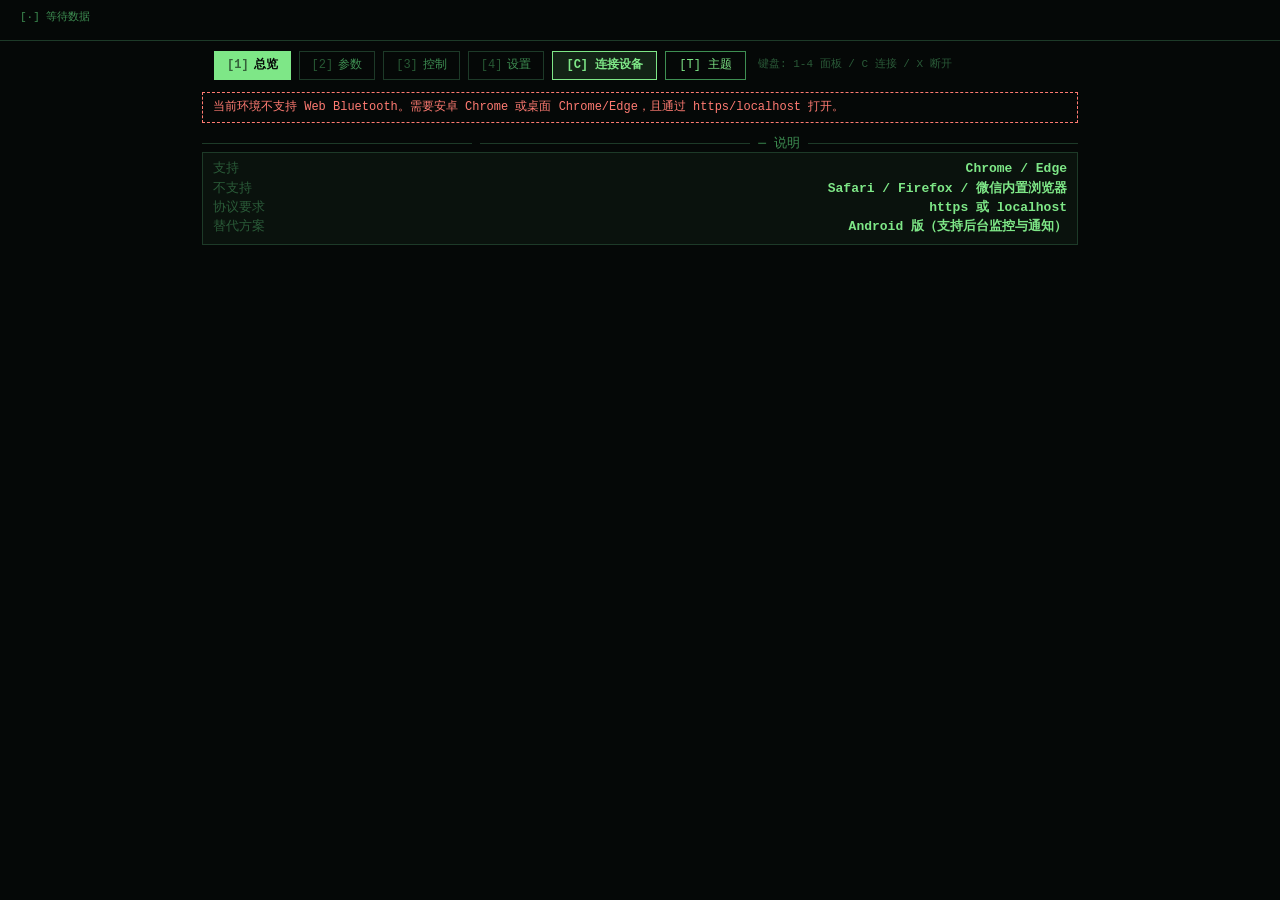
<file: docs/web/console.html>
<!doctype html>
<html lang="zh-CN">
<head>
<meta charset="utf-8">
<meta name="viewport" content="width=device-width, initial-scale=1, viewport-fit=cover">
<meta name="theme-color" content="#050807">
<title>麻衣 BMS · 终端主题</title>
<meta name="description" content="麻衣 BMS 网页版（终端主题）：等宽字体的 HUD 界面，键盘可操作，在安卓 Chrome 里直连保护板。">
<link rel="icon" href="../images/app-icon-512.png">

<!--
  终端主题（布局实验②）：**HUD 仪表**。
  与其余主题的差别：
   · 没有"卡片"这个概念——信息放在 ASCII 风格的边框面板里，像串口调试工具；
   · 顶部一条固定 HUD：SOC 用字符进度条（█░），关键读数排成一行；
   · 支持键盘快捷键 1~4 切换面板、C 连接、X 断开（桌面体验）；
   · 等宽字体、磷光绿 + 琥珀警示，深色常驻（终端没有"浅色模式"）。
  无框架，纯手写 CSS。
-->
<style>
  :root {
    --bg: #050807;
    --panel: #0a120d;
    --fg: #7ee787;        /* 磷光绿 */
    --fg-dim: #3e8e52;
    --fg-faint: #2a5a38;
    --amber: #ffb454;
    --red: #ff7b72;
    --cyan: #79c0ff;
    --line: #1d3a28;
  }

  * { box-sizing: border-box; }

  html, body { margin: 0; padding: 0; }
  body {
    background: var(--bg);
    color: var(--fg);
    font-family: ui-monospace, SFMono-Regular, Menlo, Consolas, "Courier New", "Cascadia Mono", monospace;
    font-size: 13px;
    line-height: 1.42;
    -webkit-font-smoothing: antialiased;
    overscroll-behavior-y: contain;
    min-height: 100vh;
  }
  a { color: var(--fg); }
  ::selection { background: var(--fg-dim); color: var(--bg); }

  .wrap { max-width: 900px; margin: 0 auto; padding: 0 12px 56px; }

  /* ---------- HUD 顶栏（固定） ---------- */
  .hud {
    position: sticky; top: 0; z-index: 20;
    background: var(--bg);
    border-bottom: 1px solid var(--line);
    padding: 8px 12px;
    overflow-x: auto;
    white-space: nowrap;
  }
  .hud-line { display: flex; gap: 16px; align-items: baseline; }
  .hud-item { white-space: nowrap; }
  .hud-item .k { color: var(--fg-faint); }
  .hud-item .v { font-weight: 700; }
  .hud-status { font-size: 11px; padding: 2px 8px 0; color: var(--fg-dim); }
  .hud-status.ok { color: var(--fg); }
  .hud-status.warn { color: var(--amber); }
  .hud-status.bad { color: var(--red); }
  .hud-item .v.warn { color: var(--amber); }
  .hud-item .v.bad { color: var(--red); }

  .bar { letter-spacing: -1px; }
  .bar .on { color: var(--fg); }
  .bar .off { color: var(--fg-faint); }

  .cursor {
    display: inline-block;
    width: 8px; height: 15px;
    background: var(--fg);
    vertical-align: -2px;
    animation: blink 1.1s steps(1) infinite;
  }
  @keyframes blink { 50% { opacity: 0; } }

  /* ---------- 标签条（命令式） ---------- */
  .tabs {
    display: flex; gap: 8px; flex-wrap: wrap;
    padding: 10px 12px 2px;
  }
  .tab {
    background: none; border: 1px solid var(--line); color: var(--fg-dim);
    font: inherit; font-size: 12px;
    padding: 4px 12px; cursor: pointer;
  }
  .tab:hover { border-color: var(--fg-dim); color: var(--fg); }
  .tab.on { border-color: var(--fg); color: var(--bg); background: var(--fg); font-weight: 700; }
  .tab .key { opacity: .6; margin-right: 5px; }

  /* ---------- ASCII 面板 ---------- */
  .panel { margin: 12px 0; }
  .panel-head {
    display: flex; align-items: center; gap: 8px;
    color: var(--fg-faint);
    margin-bottom: -1px;
    white-space: nowrap; overflow: hidden;
  }
  .panel-head::before, .panel-head .rule { content: ""; flex: 1; border-top: 1px solid var(--line); }
  .panel-head .t { color: var(--fg-dim); }
  .panel-body {
    border: 1px solid var(--line);
    background: var(--panel);
    padding: 7px 10px;
  }

  .kv { display: grid; grid-template-columns: max-content 1fr; gap: 1px 14px; }
  .kv .k { color: var(--fg-faint); }
  .kv .v { text-align: right; font-weight: 600; }
  .kv .v.warn { color: var(--amber); }
  .kv .v.bad { color: var(--red); }

  .big { font-size: 30px; font-weight: 700; letter-spacing: -.5px; }
  .big small { font-size: 13px; font-weight: 400; color: var(--fg-dim); margin-left: 4px; }

  .cells {
    display: grid; gap: 2px;
    grid-template-columns: repeat(auto-fill, minmax(68px, 1fr));
  }
  .cell {
    border: 1px solid var(--line);
    padding: 3px 5px;
    text-align: right;
    font-variant-numeric: tabular-nums;
    position: relative;
  }
  .cell .idx { position: absolute; left: 4px; top: 2px; font-size: 9px; color: var(--fg-faint); }
  .spark { font-size: 15px; letter-spacing: 1.5px; line-height: 1.35; color: var(--fg); }
  .spark.dim { color: var(--fg-dim); }
  .cell.max { border-color: var(--amber); }
  .cell.max .v { color: var(--amber); }
  .cell.min { border-color: var(--cyan); }
  .cell.min .v { color: var(--cyan); }
  .cell.missing .v { color: var(--fg-faint); }
  .cell.bal::after {
    content: "◈"; position: absolute; right: 3px; top: 1px;
    font-size: 8px; color: var(--fg);
  }

  /* ---------- 按钮（命令式） ---------- */
  .cmds { display: flex; flex-wrap: wrap; gap: 8px; }
  .cmd {
    background: none; border: 1px solid var(--fg-dim); color: var(--fg);
    font: inherit; font-size: 12px;
    padding: 5px 13px; cursor: pointer;
  }
  .cmd:hover:not(:disabled) { border-color: var(--fg); background: rgba(126,231,135,.08); }
  .cmd:disabled { opacity: .35; cursor: not-allowed; }
  .cmd.danger { border-color: var(--red); color: var(--red); }
  .cmd.danger:hover:not(:disabled) { background: rgba(255,123,114,.1); }
  .cmd.primary { border-color: var(--fg); background: rgba(126,231,135,.12); font-weight: 700; }

  /* ---------- 输入 ---------- */
  input, select {
    background: var(--panel); color: var(--fg);
    border: 1px solid var(--fg-dim);
    font: inherit; font-size: 13px;
    padding: 6px 9px; width: 100%;
    outline: none;
  }
  input:focus, select:focus { border-color: var(--fg); }
  label { display: block; color: var(--fg-faint); font-size: 11.5px; margin: 12px 0 4px; }

  /* ---------- 日志 ---------- */
  .log {
    background: #020403;
    border: 1px solid var(--line);
    padding: 8px 10px;
    max-height: 220px; overflow-y: auto;
    font-size: 11.5px;
    white-space: pre-wrap; word-break: break-all;
    user-select: text;
  }
  .log .w { color: var(--amber); }
  .log .e { color: var(--red); }
  .log .d { color: var(--fg-faint); }

  /* ---------- 提示 ---------- */
  .sysmsg {
    border: 1px dashed var(--fg-dim);
    color: var(--fg-dim);
    padding: 6px 10px; margin: 10px 0;
    font-size: 12px;
  }
  .sysmsg.bad { border-color: var(--red); color: var(--red); }

  /* ---------- 弹层 ---------- */
  .mask {
    position: fixed; inset: 0; z-index: 50;
    background: rgba(0, 0, 0, .78);
    display: flex; align-items: center; justify-content: center;
    padding: 16px;
  }
  .dialog {
    background: var(--panel);
    border: 1px solid var(--fg-dim);
    width: 100%; max-width: 460px;
    padding: 14px 16px;
    max-height: 86vh; overflow-y: auto;
  }
  .dialog h3 { margin: 0 0 10px; font-size: 14px; color: var(--fg); }
  .dialog h3::before { content: "> "; color: var(--fg-faint); }

  .empty { color: var(--fg-faint); padding: 14px 4px; text-align: center; }
  .empty::before { content: "-- "; }
  .empty::after { content: " --"; }
</style>
</head>
<body>

<div class="hud" id="hud"></div>
<div class="wrap">
  <div class="tabs" id="tabs"></div>
  <div id="content"></div>
</div>
<div id="toastHost"></div>

<script src="maibms-host.js?v=dc681128d4"></script>
<script src="../maibms-data.js?v=dc681128d4"></script>
<script src="board-ui.js?v=dc681128d4"></script>
<script src="theme-console.js?v=dc681128d4"></script>
</body>
</html>
</file>
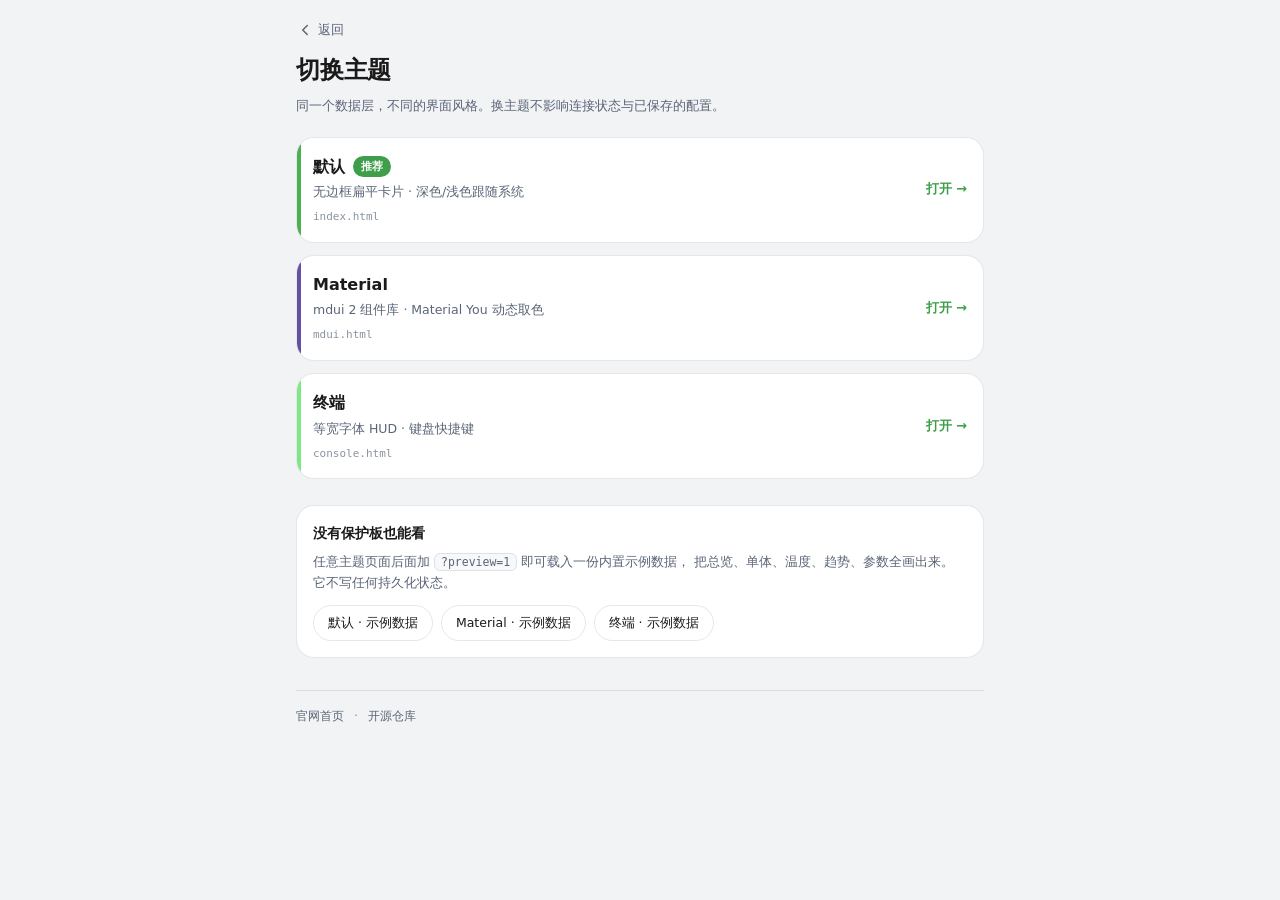
<file: docs/web/switch.html>
<!doctype html>
<html lang="zh-CN">
<head>
<meta charset="utf-8">
<meta name="viewport" content="width=device-width, initial-scale=1, viewport-fit=cover">
<meta name="theme-color" content="#0a0c10">
<title>切换主题 · 麻衣 BMS</title>
<link rel="icon" href="../images/app-icon-512.png">
<!--
  主题切换页：独立一页（不放各主题内部），这样加主题只要在这里多一张卡。

  卡片列表来自 window.Maibms.themes()，与各主题页的"我是谁"共用一个清单来源；
  数据层加载失败时退化成内联的静态清单（见脚本末尾的兜底），保证这一页永远能用。
-->
<link rel="stylesheet" href="switch.css?v=dc681128d4">
</head>
<body>
<div class="wrap">
  <header>
    <a class="back" href="index.html?v=dc681128d4" id="backLink">
      <svg width="18" height="18" viewBox="0 0 24 24" fill="none" stroke="currentColor"
           stroke-width="2" stroke-linecap="round" stroke-linejoin="round"><path d="M15 18l-6-6 6-6"/></svg>
      <span>返回</span>
    </a>
    <h1>切换主题</h1>
    <p class="sub">同一个数据层，不同的界面风格。换主题不影响连接状态与已保存的配置。</p>
  </header>

  <div class="themes" id="themes">
    <div class="loading">正在读取主题列表…</div>
  </div>

  <div class="preview">
    <h2>没有保护板也能看</h2>
    <p>任意主题页面后面加 <code>?preview=1</code> 即可载入一份内置示例数据，
      把总览、单体、温度、趋势、参数全画出来。它不写任何持久化状态。</p>
    <div class="preview-actions" id="previewActions"></div>
  </div>

  <footer>
    <a href="../index.html?v=dc681128d4">官网首页</a>
    <span>·</span>
    <a href="https://github.com/lswlc33/maibms" target="_blank" rel="noopener">开源仓库</a>
  </footer>
</div>

<script src="maibms-host.js?v=dc681128d4"></script>
<script src="../maibms-data.js?v=dc681128d4"></script>
<script>
/* 启动数据层：bundle 以 UMD 输出，main() 不会自动跑，必须显式调用（幂等） */
if (window.MaibmsBoot) window.MaibmsBoot();
</script>
<script src="theme-switch.js?v=dc681128d4"></script>
</body>
</html>
</file>
<file: docs/web/theme-default.css>
/*
 * 麻衣 BMS 网页版样式。
 *
 * 视觉语言对齐 App：无边框扁平卡（只靠底色明度差 + 大圆角分层）、浅色为极浅灰底 + 纯白卡、
 * 深色为纯黑底 + 比背景亮一档的深灰卡。颜色变量集中在 :root / [data-theme="dark"]，
 * 方便跟随系统或手动切换（与 App 的「跟随系统/浅色/深色」三档对应）。
 */

:root {
  --bg: #f2f3f5;
  --card: #ffffff;
  --card-2: #eef0f3;
  --text: #1a1a1a;
  --muted: #6b7280;
  --faint: #9aa3af;
  --line: rgba(16, 24, 40, .08);
  --primary: #4caf50;
  --primary-ink: #0c3d14;
  --primary-soft: #d5efd8;
  --warn: #b26a00;
  --warn-soft: #ffe7c2;
  --bad: #d23b36;
  --bad-soft: #ffdcd9;
  --off: #8a8a8e;
  --off-soft: #e9e9eb;
  --cell-max: #b8761a;
  --cell-min: #2f6fe0;
  --chart: #3b82f6;
  --shadow: 0 10px 24px -18px rgba(16, 24, 40, .5);
  --radius: 20px;
  --safe-b: env(safe-area-inset-bottom, 0px);
}

[data-theme="dark"] {
  --bg: #000000;
  --card: #16181c;
  --card-2: #1e2126;
  --text: #e8ebf1;
  --muted: #9aa4b4;
  --faint: #6b7484;
  --line: rgba(255, 255, 255, .09);
  --primary: #4caf50;
  --primary-ink: #d5efd8;
  --primary-soft: #1c3320;
  --warn: #ffb74d;
  --warn-soft: #3a2c14;
  --bad: #ff6b63;
  --bad-soft: #3a1c1a;
  --off: #9a9aa0;
  --off-soft: #24262b;
  --cell-max: #e0a24a;
  --cell-min: #6ea8ff;
  --chart: #66a3ff;
  --shadow: 0 10px 24px -18px rgba(0, 0, 0, .9);
}

* { box-sizing: border-box; -webkit-tap-highlight-color: transparent; }

html, body {
  margin: 0;
  padding: 0;
  background: var(--bg);
  color: var(--text);
  font-family: system-ui, -apple-system, "Segoe UI", Roboto, "PingFang SC", "HarmonyOS Sans SC", "Microsoft YaHei", sans-serif;
  font-size: 15px;
  line-height: 1.5;
  -webkit-font-smoothing: antialiased;
  overscroll-behavior-y: contain;
}

/* ---------- 启动占位 ---------- */
.boot { display: flex; align-items: center; justify-content: center; min-height: 100vh; }
.boot-inner { text-align: center; color: var(--muted); }
.spinner {
  width: 28px; height: 28px; margin: 0 auto 14px;
  border: 3px solid var(--line); border-top-color: var(--primary);
  border-radius: 50%; animation: spin .8s linear infinite;
}
@keyframes spin { to { transform: rotate(360deg); } }

/* ---------- 布局骨架 ---------- */
.app {
  max-width: 720px;
  margin: 0 auto;
  padding: 0 10px calc(80px + var(--safe-b));
}

/* 顶栏：吸顶，带一点模糊 */
.topbar {
  position: sticky; top: 0; z-index: 20;
  display: flex; align-items: center; gap: 10px;
  padding: 10px 4px;
  background: color-mix(in srgb, var(--bg) 88%, transparent);
  backdrop-filter: blur(12px);
  -webkit-backdrop-filter: blur(12px);
}
.topbar h1 { font-size: 16px; margin: 0; font-weight: 650; flex: 1; }
.topbar .sub { font-size: 11px; color: var(--muted); font-weight: 400; }

/* 链路状态徽标 */
.link-badge {
  display: inline-flex; align-items: center; gap: 5px;
  font-size: 11px; padding: 3px 9px; border-radius: 999px;
  background: var(--off-soft); color: var(--off); white-space: nowrap;
}
.link-badge.on { background: var(--primary-soft); color: var(--primary-ink); }
.link-badge.wait { background: var(--warn-soft); color: var(--warn); }
.link-badge.bad { background: var(--bad-soft); color: var(--bad); }
.link-badge .dot { width: 6px; height: 6px; border-radius: 50%; background: currentColor; }

/* ---------- 卡片 ---------- */
.card {
  background: var(--card);
  border-radius: var(--radius);
  padding: 11px 12px;
  margin-bottom: 8px;
  box-shadow: var(--shadow);
}
.card-head {
  display: flex; align-items: center; gap: 8px;
  margin-bottom: 10px;
}
.card-head h2 { font-size: 13px; margin: 0; font-weight: 650; color: var(--muted); flex: 1; }
.card-head .tag { font-size: 10px; color: var(--faint); }

/* ---------- 卡1：设备概览 ---------- */
.hero { display: flex; align-items: center; gap: 14px; }
.hero .ring { position: relative; width: 92px; height: 92px; flex: 0 0 auto; }
.hero .ring svg { transform: rotate(-90deg); }
.hero .ring .pct {
  position: absolute; inset: 0;
  display: flex; align-items: center; justify-content: center;
  font-size: 22px; font-weight: 700; font-variant-numeric: tabular-nums;
}
.hero .ring .pct small { font-size: 11px; font-weight: 500; margin-left: 1px; color: var(--muted); }
.hero .info { flex: 1; min-width: 0; }
.hero .info .name { font-size: 16px; font-weight: 650; overflow: hidden; text-overflow: ellipsis; white-space: nowrap; }
.hero .info .state { font-size: 12px; color: var(--muted); margin-top: 2px; }
.hero .info .cap { font-size: 12px; color: var(--muted); margin-top: 6px; font-variant-numeric: tabular-nums; }

/* ---------- 指标网格 ---------- */
.metrics { display: grid; grid-template-columns: repeat(2, 1fr); gap: 6px; margin-top: 9px; }
.metric {
  background: var(--card-2); border-radius: 12px; padding: 7px 10px;
}
.metric .k { font-size: 10.5px; color: var(--muted); }
.metric .v {
  font-size: 17px; font-weight: 650; font-variant-numeric: tabular-nums;
  overflow: hidden; text-overflow: ellipsis; white-space: nowrap;
}
.metric .v small { font-size: 11px; font-weight: 500; color: var(--muted); margin-left: 2px; }

/* ---------- 状态胶囊（MOS/均衡/电池状态） ---------- */
.pills { display: flex; flex-wrap: wrap; gap: 6px; margin-top: 10px; }
.pill {
  font-size: 11.5px; padding: 4px 10px; border-radius: 999px;
  background: var(--off-soft); color: var(--off);
}
.pill.on { background: var(--primary-soft); color: var(--primary-ink); }
.pill.warn { background: var(--warn-soft); color: var(--warn); }
.pill.bad { background: var(--bad-soft); color: var(--bad); }

/* ---------- 单体电压网格 ---------- */
.cells {
  display: grid; gap: 4px;
  grid-template-columns: repeat(auto-fill, minmax(54px, 1fr));
}
.cell {
  position: relative;
  background: var(--card-2); border-radius: 9px;
  padding: 4px 3px; text-align: center;
  font-variant-numeric: tabular-nums;
  border: 1.5px solid transparent;
}
.cell .idx { font-size: 9px; color: var(--faint); }
.cell .v { font-size: 12.5px; font-weight: 600; }
.cell.max { border-color: var(--cell-max); }
.cell.min { border-color: var(--cell-min); }
.cell.missing .v { color: var(--faint); }
.cell .bal {
  position: absolute; top: 4px; right: 4px;
  width: 5px; height: 5px; border-radius: 50%; background: var(--primary);
}
.cell-legend {
  display: flex; gap: 12px; flex-wrap: wrap;
  font-size: 10.5px; color: var(--muted); margin-top: 8px;
}
.cell-legend i { display: inline-block; width: 8px; height: 8px; border-radius: 3px; margin-right: 4px; vertical-align: -1px; }

/* ---------- 温度 ---------- */
.temps { display: grid; grid-template-columns: repeat(auto-fill, minmax(76px, 1fr)); gap: 8px; }
.temp {
  background: var(--card-2); border-radius: 12px;
  padding: 7px 9px; text-align: center;
}
.temp .k { font-size: 10px; color: var(--muted); }
.temp .v { font-size: 15px; font-weight: 650; font-variant-numeric: tabular-nums; }
.temp.hot .v { color: var(--warn); }
.temp.cold .v { color: var(--cell-min); }

/* ---------- 趋势曲线 ---------- */
.trend { width: 100%; height: 64px; display: block; margin-top: 4px; }
.trend-legend { display: flex; gap: 14px; font-size: 10.5px; color: var(--muted); margin-top: 2px; }
.trend-legend i { display: inline-block; width: 10px; height: 3px; border-radius: 2px; margin-right: 4px; vertical-align: 3px; }

/* ---------- 保护/告警 ---------- */
.flags { display: grid; grid-template-columns: 1fr 1fr; gap: 8px; }
.flags .block { background: var(--card-2); border-radius: 12px; padding: 9px 10px; }
.flags .block h3 {
  margin: 0 0 6px; font-size: 11px; font-weight: 600; color: var(--muted);
  display: flex; justify-content: space-between;
}
.flags .block h3 .n { font-variant-numeric: tabular-nums; }
.flags ul { margin: 0; padding: 0; list-style: none; }
.flags li { font-size: 11.5px; padding: 2.5px 0; color: var(--bad); }
.flags .empty { font-size: 11.5px; color: var(--faint); }

/* ---------- 列表（参数/设备/日志） ---------- */
.list { display: flex; flex-direction: column; }
.row {
  display: flex; align-items: center; gap: 10px;
  padding: 7px 2px; border-bottom: 1px solid var(--line);
}
.row:last-child { border-bottom: none; }
.row .main { flex: 1; min-width: 0; }
.row .title { font-size: 13.5px; font-weight: 550; }
.row .desc { font-size: 11px; color: var(--muted); margin-top: 1px; }
.row .val { font-size: 13px; font-variant-numeric: tabular-nums; color: var(--text); }
.row .val.dim { color: var(--faint); }
.row .addr { font-size: 10px; color: var(--faint); font-family: ui-monospace, SFMono-Regular, Menlo, Consolas, monospace; }
.row.tap { cursor: pointer; }
.row.tap:active { background: var(--card-2); }

/* ---------- 按钮 ---------- */
.btn {
  appearance: none; border: none; cursor: pointer;
  font-family: inherit; font-size: 13px; font-weight: 600;
  padding: 9px 16px; border-radius: 12px;
  background: var(--card-2); color: var(--text);
  transition: transform .08s ease, filter .15s ease;
}
.btn:active { transform: scale(.97); }
.btn.primary { background: var(--primary); color: #fff; }
.btn.danger { background: var(--bad-soft); color: var(--bad); }
.btn.ghost { background: transparent; color: var(--primary); padding: 8px 10px; }
.btn:disabled { opacity: .45; cursor: not-allowed; }
.btn.block { width: 100%; }
.btn.sm { font-size: 12px; padding: 6px 11px; border-radius: 10px; }

.btn-row { display: flex; gap: 8px; flex-wrap: wrap; }
.btn-row .btn { flex: 1 1 auto; }

/* ---------- 底栏 ---------- */
.tabbar {
  position: fixed; left: 0; right: 0; bottom: 0; z-index: 30;
  display: flex; gap: 4px;
  margin: 0 auto; padding: 6px 8px calc(6px + var(--safe-b));
  max-width: 980px;   /* 与 .app 的宽屏断点一致，否则底栏会比内容窄一截、居中后两边空出来 */
  background: color-mix(in srgb, var(--card) 94%, transparent);
  backdrop-filter: blur(14px);
  -webkit-backdrop-filter: blur(14px);
  border-radius: 18px 18px 0 0;
  box-shadow: 0 -8px 24px -18px rgba(0, 0, 0, .5);
}
.tabbar button {
  flex: 1; appearance: none; border: none; background: transparent; cursor: pointer;
  font-family: inherit; font-size: 11px; color: var(--muted);
  padding: 7px 2px; border-radius: 12px;
  display: flex; flex-direction: column; align-items: center; gap: 2px;
}
.tabbar button .ico { font-size: 17px; line-height: 1; }
.tabbar button.on { color: var(--primary); background: var(--primary-soft); font-weight: 650; }
.tabbar button:disabled { opacity: .4; cursor: not-allowed; }

/* ---------- 空态 ---------- */
.empty-state { text-align: center; padding: 34px 16px; }
.empty-state .big { font-size: 38px; margin-bottom: 10px; }
.empty-state h2 { font-size: 16px; margin: 0 0 6px; }
.empty-state p { font-size: 12.5px; color: var(--muted); margin: 0 0 16px; line-height: 1.6; }
.empty-state .note {
  font-size: 11.5px; color: var(--faint); margin-top: 14px;
  border-top: 1px solid var(--line); padding-top: 12px; text-align: left;
}
.empty-state .note code {
  background: var(--card-2); padding: 1px 5px; border-radius: 5px;
  font-family: ui-monospace, SFMono-Regular, Menlo, Consolas, monospace;
}

/* ---------- 提示条 ---------- */
.banner {
  display: flex; gap: 9px; align-items: flex-start;
  border-radius: 14px; padding: 10px 12px; margin-bottom: 10px;
  font-size: 12px; line-height: 1.55;
  background: var(--warn-soft); color: var(--warn);
}
.banner.bad { background: var(--bad-soft); color: var(--bad); }
.banner.info { background: var(--card-2); color: var(--muted); }
.banner .ico { font-size: 14px; }
.banner .body { flex: 1; }
.banner .act { appearance: none; border: none; background: transparent; color: inherit; font-weight: 650; font-family: inherit; font-size: 12px; cursor: pointer; text-decoration: underline; padding: 0; }

/* ---------- Toast ---------- */
.toast {
  position: fixed; left: 50%; bottom: calc(96px + var(--safe-b));
  transform: translate(-50%, 14px);
  z-index: 60; max-width: min(88vw, 460px);
  padding: 9px 16px; border-radius: 999px;
  background: rgba(20, 22, 26, .94); color: #fff;
  font-size: 12.5px; text-align: center;
  opacity: 0; pointer-events: none;
  transition: opacity .2s ease, transform .2s ease;
}
.toast.show { opacity: 1; transform: translate(-50%, 0); }

/* ---------- 弹窗（命令确认/参数编辑） ---------- */
.sheet-mask {
  position: fixed; inset: 0; z-index: 50;
  background: rgba(0, 0, 0, .46);
  display: flex; align-items: flex-end; justify-content: center;
  animation: fade .16s ease;
}
@keyframes fade { from { opacity: 0; } to { opacity: 1; } }
.sheet {
  width: 100%; max-width: 720px;
  background: var(--card);
  border-radius: 22px 22px 0 0;
  padding: 18px 16px calc(18px + var(--safe-b));
  max-height: 82vh; overflow-y: auto;
  animation: rise .2s cubic-bezier(.2, .9, .2, 1);
}
@keyframes rise { from { transform: translateY(24px); } to { transform: translateY(0); } }
.sheet h2 { font-size: 16px; margin: 0 0 4px; }
.sheet .sub { font-size: 12px; color: var(--muted); margin-bottom: 14px; }
.sheet .field { margin-bottom: 12px; }
.sheet .field label { display: block; font-size: 11.5px; color: var(--muted); margin-bottom: 5px; }
.sheet input[type=text], .sheet input[type=number], .sheet input[type=password], .sheet select {
  width: 100%; padding: 10px 12px;
  font-family: inherit; font-size: 14px;
  color: var(--text); background: var(--card-2);
  border: 1px solid var(--line); border-radius: 12px;
  outline: none;
}
.sheet input:focus, .sheet select:focus { border-color: var(--primary); }
.sheet .hint { font-size: 11px; color: var(--faint); margin-top: 4px; }
.sheet .warn-text {
  font-size: 12px; line-height: 1.6;
  background: var(--bad-soft); color: var(--bad);
  padding: 10px 12px; border-radius: 12px; margin-bottom: 14px;
}
.sheet .stack { display: flex; flex-direction: column; gap: 8px; }

/* 分档选择（主题/轮询/界面大小） */
.seg { display: flex; gap: 6px; background: var(--card-2); padding: 4px; border-radius: 12px; }
.seg button {
  flex: 1; appearance: none; border: none; background: transparent; cursor: pointer;
  font-family: inherit; font-size: 12px; font-weight: 550; color: var(--muted);
  padding: 7px 4px; border-radius: 9px;
}
.seg button.on { background: var(--card); color: var(--text); box-shadow: var(--shadow); }

/* 开关 */
.switch { display: flex; align-items: center; gap: 10px; }
.switch .track {
  width: 38px; height: 22px; border-radius: 999px; background: var(--off-soft);
  position: relative; flex: 0 0 auto; transition: background .18s ease;
}
.switch .track::after {
  content: ""; position: absolute; top: 2px; left: 2px;
  width: 18px; height: 18px; border-radius: 50%; background: #fff;
  box-shadow: 0 1px 3px rgba(0, 0, 0, .3);
  transition: transform .18s cubic-bezier(.2, .9, .2, 1);
}
.switch.on .track { background: var(--primary); }
.switch.on .track::after { transform: translateX(16px); }
.switch.disabled { opacity: .45; }

/* 日志 */
.log-box {
  background: var(--card-2); border-radius: 12px;
  padding: 10px; max-height: 46vh; overflow-y: auto;
  font-family: ui-monospace, SFMono-Regular, Menlo, Consolas, monospace;
  font-size: 10.5px; line-height: 1.65;
  white-space: pre-wrap; word-break: break-all;
  -webkit-user-select: text; user-select: text;
}
.log-line.w { color: var(--warn); }
.log-line.e { color: var(--bad); }
.log-line.d { color: var(--faint); }

/* 只读/禁用态说明 */
.hint-line { font-size: 11.5px; color: var(--faint); margin-top: 8px; line-height: 1.6; }

/* 宽屏（平板/桌面浏览器）：双列，与 App 的横屏断点思路一致 */
@media (min-width: 700px) {
  .app { max-width: 980px; }
  .grid-2 { display: grid; grid-template-columns: 1fr 1fr; gap: 10px; align-items: start; }
  .grid-2 > .card { margin-bottom: 0; }
  .metrics { grid-template-columns: repeat(4, 1fr); }
}

/* ---------- 健康摘要行 ---------- */
.summary {
  display: flex; align-items: center; gap: 8px;
  margin: 2px 0 10px; padding: 8px 12px;
  border-radius: 12px; font-size: 12.5px; font-weight: 550;
}
.summary .dot { width: 8px; height: 8px; border-radius: 50%; flex: 0 0 auto; }
.summary.ok   { background: var(--primary-soft); color: var(--primary-ink); }
.summary.ok   .dot { background: var(--primary); }
.summary.warn { background: var(--warn-soft); color: var(--warn); }
.summary.warn .dot { background: var(--warn); }
.summary.bad  { background: var(--bad-soft); color: var(--bad); }
.summary.bad  .dot { background: var(--bad); }

/* ---------- 能量流向条 ---------- */
.flow { display: flex; align-items: center; gap: 10px; margin: 12px 0 2px; }
.flow .lbl { font-size: 11px; color: var(--muted); white-space: nowrap; }
.flow .track {
  flex: 1; height: 18px; border-radius: 9px; position: relative;
  background: var(--card-2); overflow: hidden;
}
.flow .dash {
  position: absolute; inset: 0; width: 200%;
  background: repeating-linear-gradient(90deg, transparent 0 7px, var(--flow-c, var(--primary)) 7px 15px);
  opacity: .55;
}
.flow.fwd .dash { animation: flow-r 1.1s linear infinite; }
.flow.rev .dash { right: 0; left: auto; animation: flow-l 1.1s linear infinite; }
.flow.idle .dash { opacity: .18; }
@keyframes flow-r { from { transform: translateX(0); } to { transform: translateX(-15px); } }
@keyframes flow-l { from { transform: translateX(0); } to { transform: translateX(15px); } }
.flow .bubble {
  position: absolute; left: 50%; top: 50%; transform: translate(-50%, -50%);
  background: var(--card); border: 1px solid var(--line);
  border-radius: 9px; padding: 1px 10px;
  font-size: 12px; font-weight: 700; font-variant-numeric: tabular-nums;
  white-space: nowrap;
}
.flow.rev .bubble { color: #2f6fe0; }
.flow.fwd .bubble { color: var(--primary-ink); }
.flow-sub { text-align: center; font-size: 11px; color: var(--muted); margin: 3px 0 0; }

/* ---------- 单体分布带 ---------- */
.band {
  position: relative; height: 26px; margin: 10px 0 2px;
  background: var(--card-2); border-radius: 13px;
}
.band .bdot {
  position: absolute; top: 50%; width: 9px; height: 9px;
  margin: -4.5px 0 0 -4.5px; border-radius: 50%;
  border: 1px solid var(--card);
}
.band .bdot.bal { box-shadow: 0 0 0 2px var(--primary-soft), 0 0 0 3.5px var(--primary); }
.band-lab { display: flex; justify-content: space-between; font-size: 10px; color: var(--faint); margin: 3px 0 8px; }

/* ---------- 最弱几串 ---------- */
.weak { display: flex; align-items: baseline; gap: 7px; margin-top: 9px; font-size: 12px; }
.weak .k { color: var(--bad); font-weight: 650; font-size: 11px; }
.weak .w { font-variant-numeric: tabular-nums; font-weight: 600; }
.weak .sep { color: var(--faint); }

/* ---------- 温度 warm 档 ---------- */
.temp.warm .v { color: var(--warn); }

/* ---------- 宽屏双列（≥768px 平板/横屏） ----------
 * 用 grid 而非 multicol：Chrome 对无高度约束的 multicol 平衡不可靠
 * （实测全部内容落进第一列）。横幅/摘要类通栏，卡片两两并排，
 * 单卡片页面（参数）自动通栏。 */
@media (min-width: 768px) {
  .app main { display: grid; grid-template-columns: 1fr 1fr; gap: 12px; align-items: start; }
  .app main > * { grid-column: 1 / -1; margin-left: 0; margin-right: 0; }
  .app main > .card { grid-column: auto / span 1; }
  .app main > .card:only-child { grid-column: 1 / -1; }
}
</file>
<file: docs/web/switch.css>
/*
 * 主题切换页样式。
 *
 * 刻意**不依赖任何主题的 CSS**：这一页要在所有主题之间保持中立、永远可用
 * （哪怕某套主题的样式表坏了、或者 mdui 的 CDN 挂了）。
 * 所以这里自带一套完整的极简变量与排版。
 */

:root {
  --bg: #0a0c10;
  --card: #16181c;
  --card-hover: #1d2026;
  --text: #e8ebf1;
  --muted: #9aa4b4;
  --faint: #6b7484;
  --line: rgba(255, 255, 255, .1);
  --accent: #4caf50;
  --radius: 18px;
}

@media (prefers-color-scheme: light) {
  :root {
    --bg: #f2f3f5;
    --card: #ffffff;
    --card-hover: #f7f8fa;
    --text: #1a1a1a;
    --muted: #5a6577;
    --faint: #8a93a0;
    --line: rgba(16, 24, 40, .1);
    --accent: #3e9e4a;
  }
}

* { box-sizing: border-box; }

html, body {
  margin: 0;
  padding: 0;
  background: var(--bg);
  color: var(--text);
  font-family: system-ui, -apple-system, "Segoe UI", Roboto, "PingFang SC", "HarmonyOS Sans SC", "Microsoft YaHei", sans-serif;
  line-height: 1.6;
  -webkit-font-smoothing: antialiased;
}

.wrap {
  max-width: 720px;
  margin: 0 auto;
  padding: 20px 16px 48px;
}

header { margin-bottom: 20px; }

.back {
  display: inline-flex;
  align-items: center;
  gap: 4px;
  color: var(--muted);
  text-decoration: none;
  font-size: 13px;
  margin-bottom: 10px;
}
.back:hover { color: var(--text); }

h1 {
  font-size: 24px;
  margin: 0 0 6px;
  font-weight: 700;
  letter-spacing: -.01em;
}

.sub {
  margin: 0;
  font-size: 13px;
  color: var(--muted);
  line-height: 1.65;
}

/* ---------- 主题卡片 ---------- */

.themes {
  display: grid;
  gap: 12px;
}

.theme-card {
  display: block;
  text-decoration: none;
  color: inherit;
  background: var(--card);
  border: 1.5px solid var(--line);
  border-radius: var(--radius);
  padding: 16px;
  transition: transform .16s ease, border-color .16s ease, background .16s ease;
  position: relative;
  overflow: hidden;
}

.theme-card:hover {
  transform: translateY(-2px);
  background: var(--card-hover);
  border-color: var(--accent);
}

/* 左侧色条：一眼看出这套主题的主色 */
.theme-card::before {
  content: "";
  position: absolute;
  left: 0;
  top: 0;
  bottom: 0;
  width: 4px;
  background: var(--swatch, var(--accent));
}

.theme-card .row {
  display: flex;
  align-items: center;
  gap: 12px;
}

.theme-card .info { flex: 1; min-width: 0; }

.theme-card .name {
  font-size: 16px;
  font-weight: 650;
  display: flex;
  align-items: center;
  gap: 8px;
}

.theme-card .badge {
  font-size: 10.5px;
  font-weight: 600;
  padding: 2px 8px;
  border-radius: 999px;
  background: var(--accent);
  color: #fff;
  letter-spacing: .02em;
}

.theme-card .desc {
  font-size: 12.5px;
  color: var(--muted);
  margin-top: 3px;
  line-height: 1.6;
}

.theme-card .file {
  font-family: ui-monospace, SFMono-Regular, Menlo, Consolas, monospace;
  font-size: 11px;
  color: var(--faint);
  margin-top: 6px;
}

.theme-card .go {
  flex: 0 0 auto;
  font-size: 13px;
  color: var(--accent);
  font-weight: 600;
  white-space: nowrap;
}

/* 当前主题：加一圈实线 + "当前" 标记 */
.theme-card.current { border-color: var(--accent); }
.theme-card.current::after {
  content: "当前";
  position: absolute;
  top: 12px;
  right: 14px;
  font-size: 10.5px;
  font-weight: 700;
  color: var(--accent);
  letter-spacing: .04em;
}

/* ---------- 预览提示 ---------- */

.preview {
  margin-top: 26px;
  padding: 16px;
  border-radius: var(--radius);
  background: var(--card);
  border: 1px solid var(--line);
}

.preview h2 {
  font-size: 14px;
  margin: 0 0 6px;
  font-weight: 650;
}

.preview p {
  margin: 0;
  font-size: 12.5px;
  color: var(--muted);
  line-height: 1.7;
}

.preview code {
  background: var(--card-hover);
  border: 1px solid var(--line);
  padding: 1px 6px;
  border-radius: 6px;
  font-family: ui-monospace, SFMono-Regular, Menlo, Consolas, monospace;
  font-size: 11.5px;
}

.preview-actions {
  display: flex;
  flex-wrap: wrap;
  gap: 8px;
  margin-top: 12px;
}

.preview-actions a {
  text-decoration: none;
  font-size: 12.5px;
  padding: 7px 14px;
  border-radius: 999px;
  border: 1px solid var(--line);
  color: var(--text);
  background: transparent;
  transition: border-color .15s ease, background .15s ease;
}
.preview-actions a:hover {
  border-color: var(--accent);
  background: var(--card-hover);
}

/* ---------- 其它 ---------- */

.loading {
  font-size: 13px;
  color: var(--muted);
  padding: 20px 4px;
}

footer {
  margin-top: 32px;
  padding-top: 16px;
  border-top: 1px solid var(--line);
  display: flex;
  gap: 10px;
  font-size: 12px;
  color: var(--faint);
  align-items: center;
}

footer a {
  color: var(--muted);
  text-decoration: none;
}
footer a:hover { color: var(--text); }
</file>
